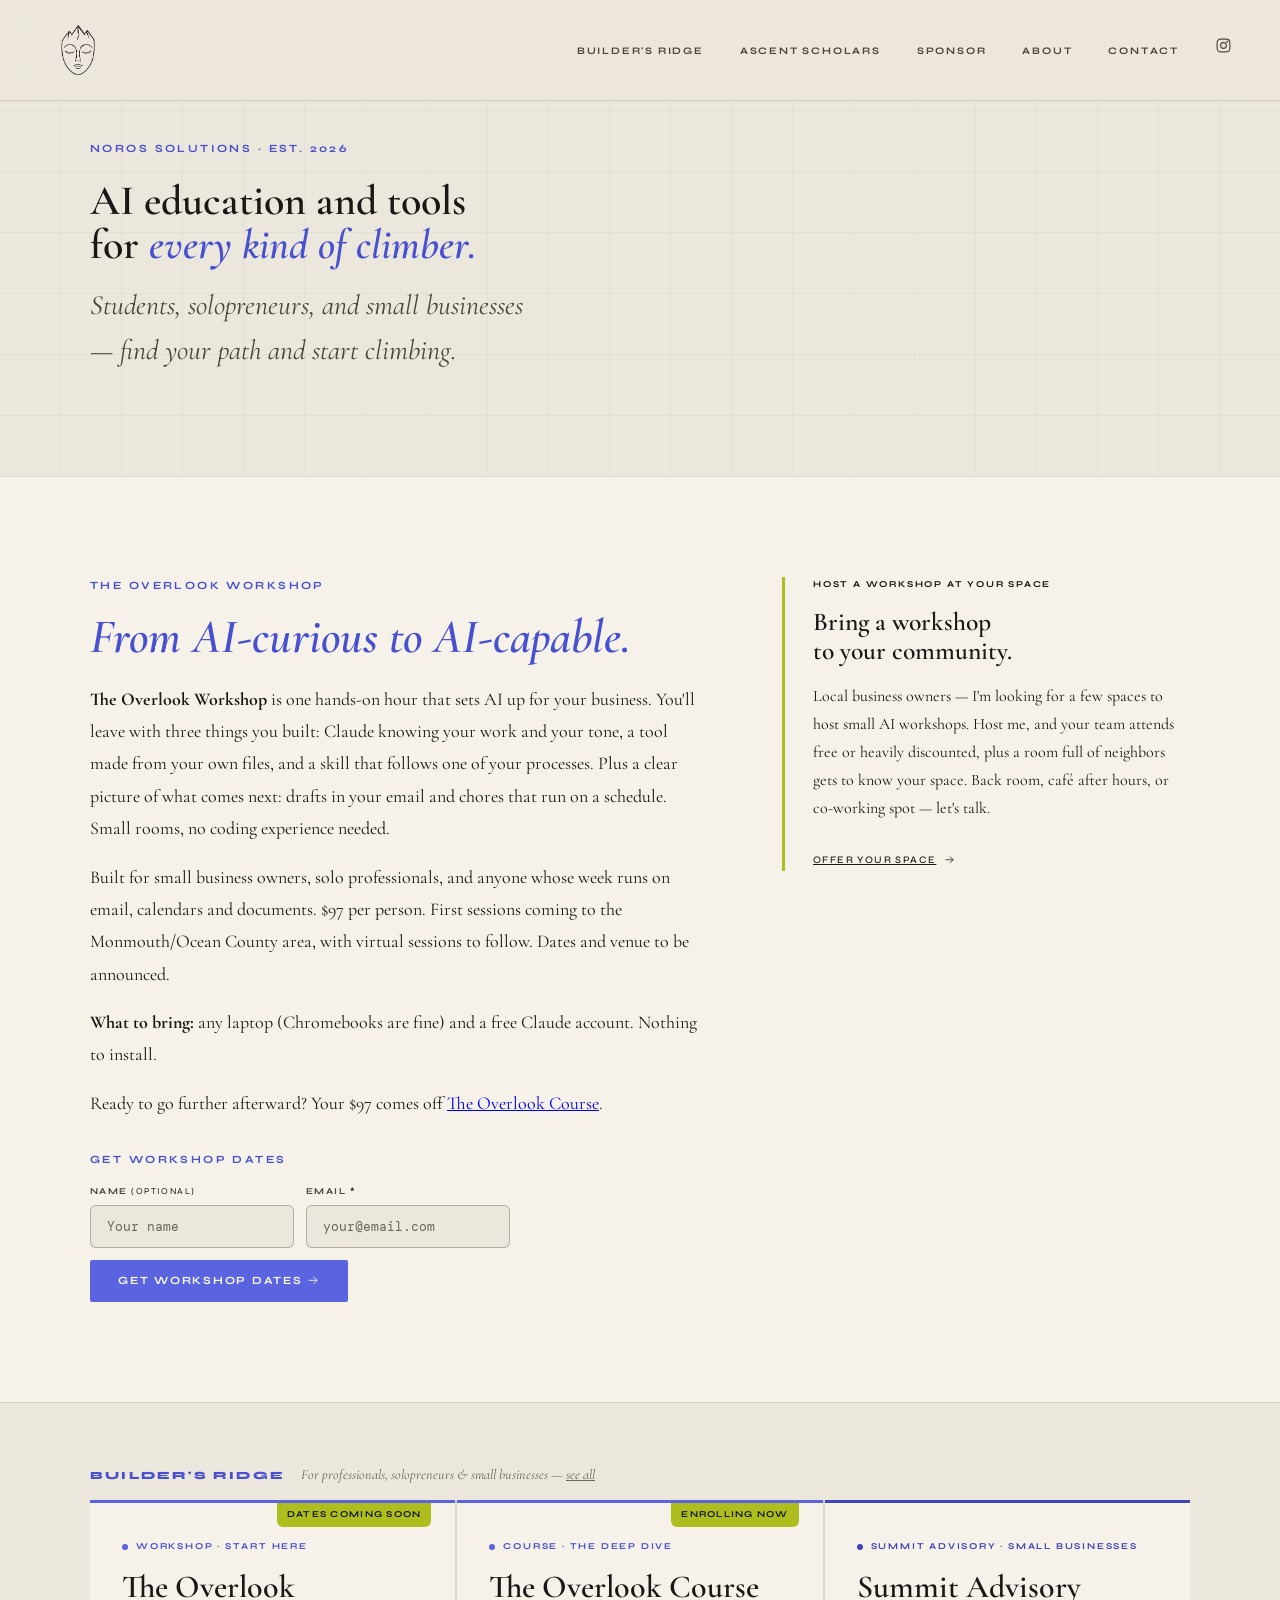
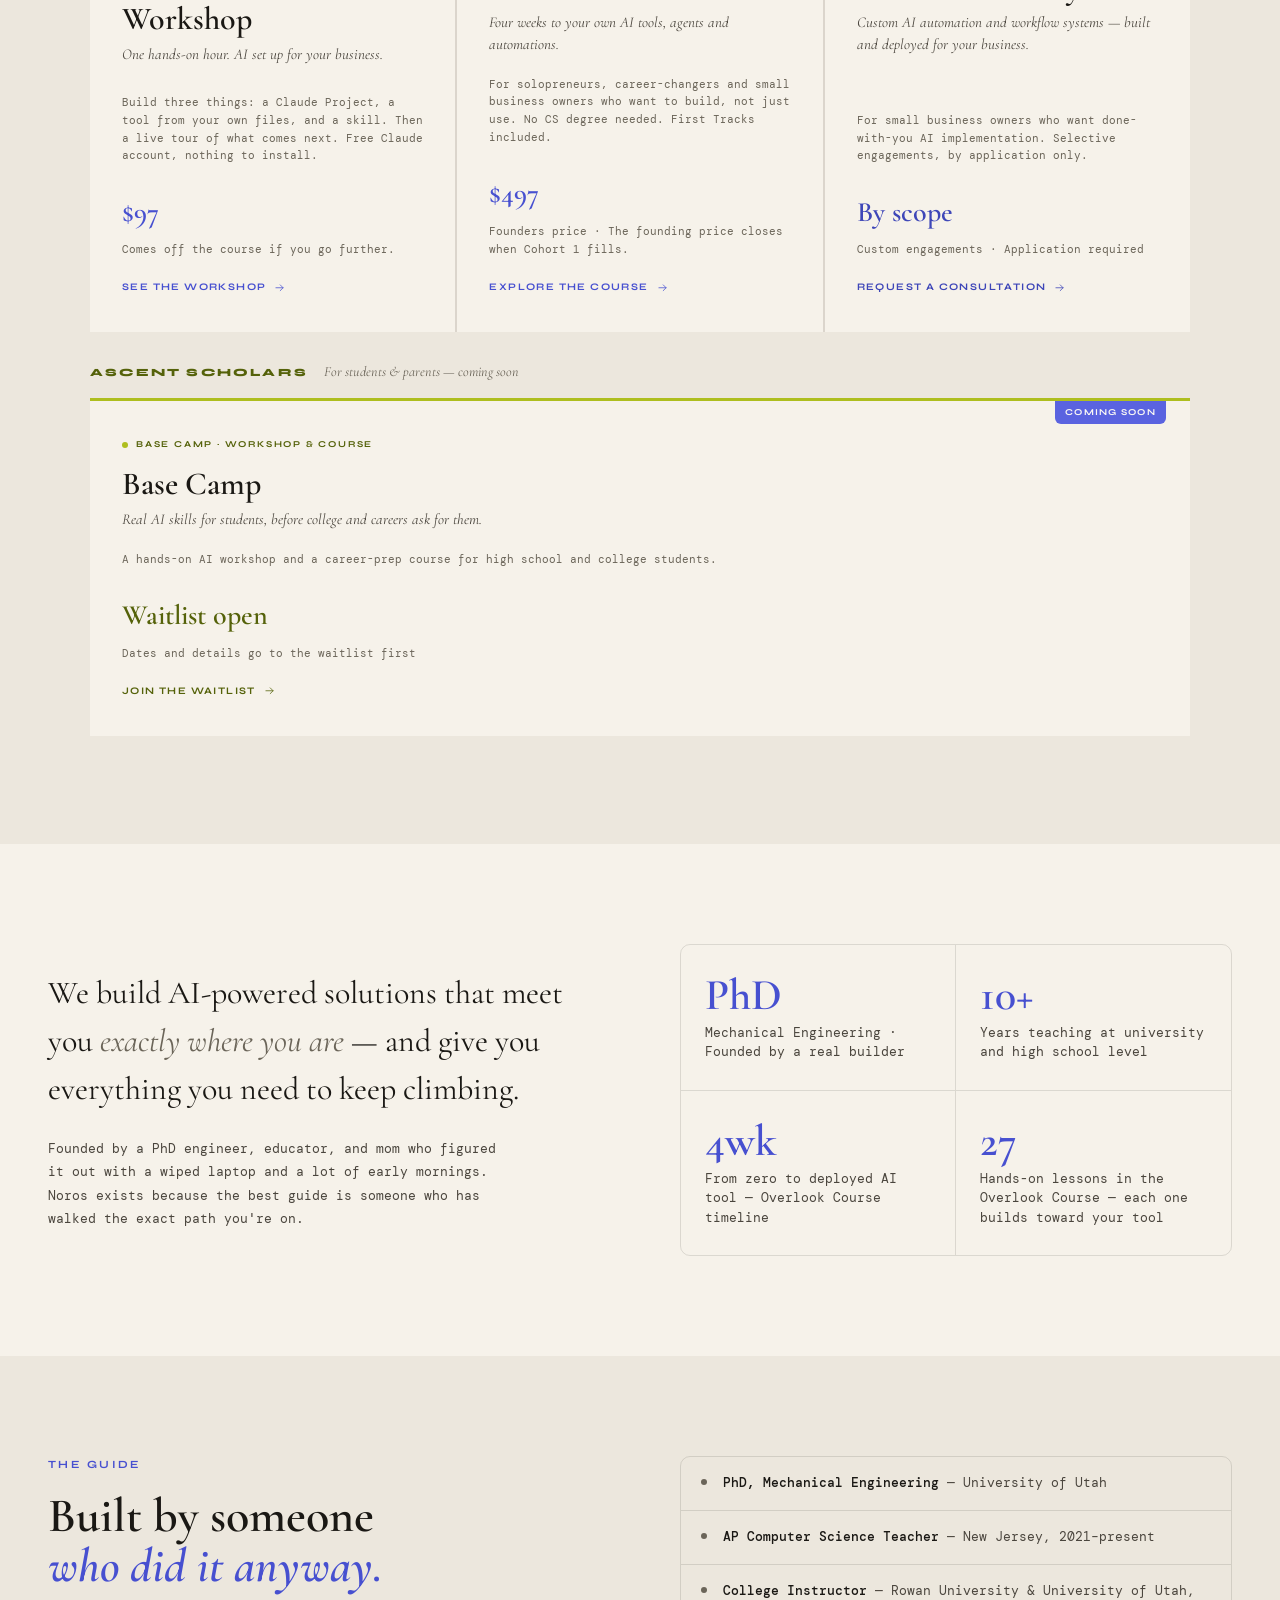
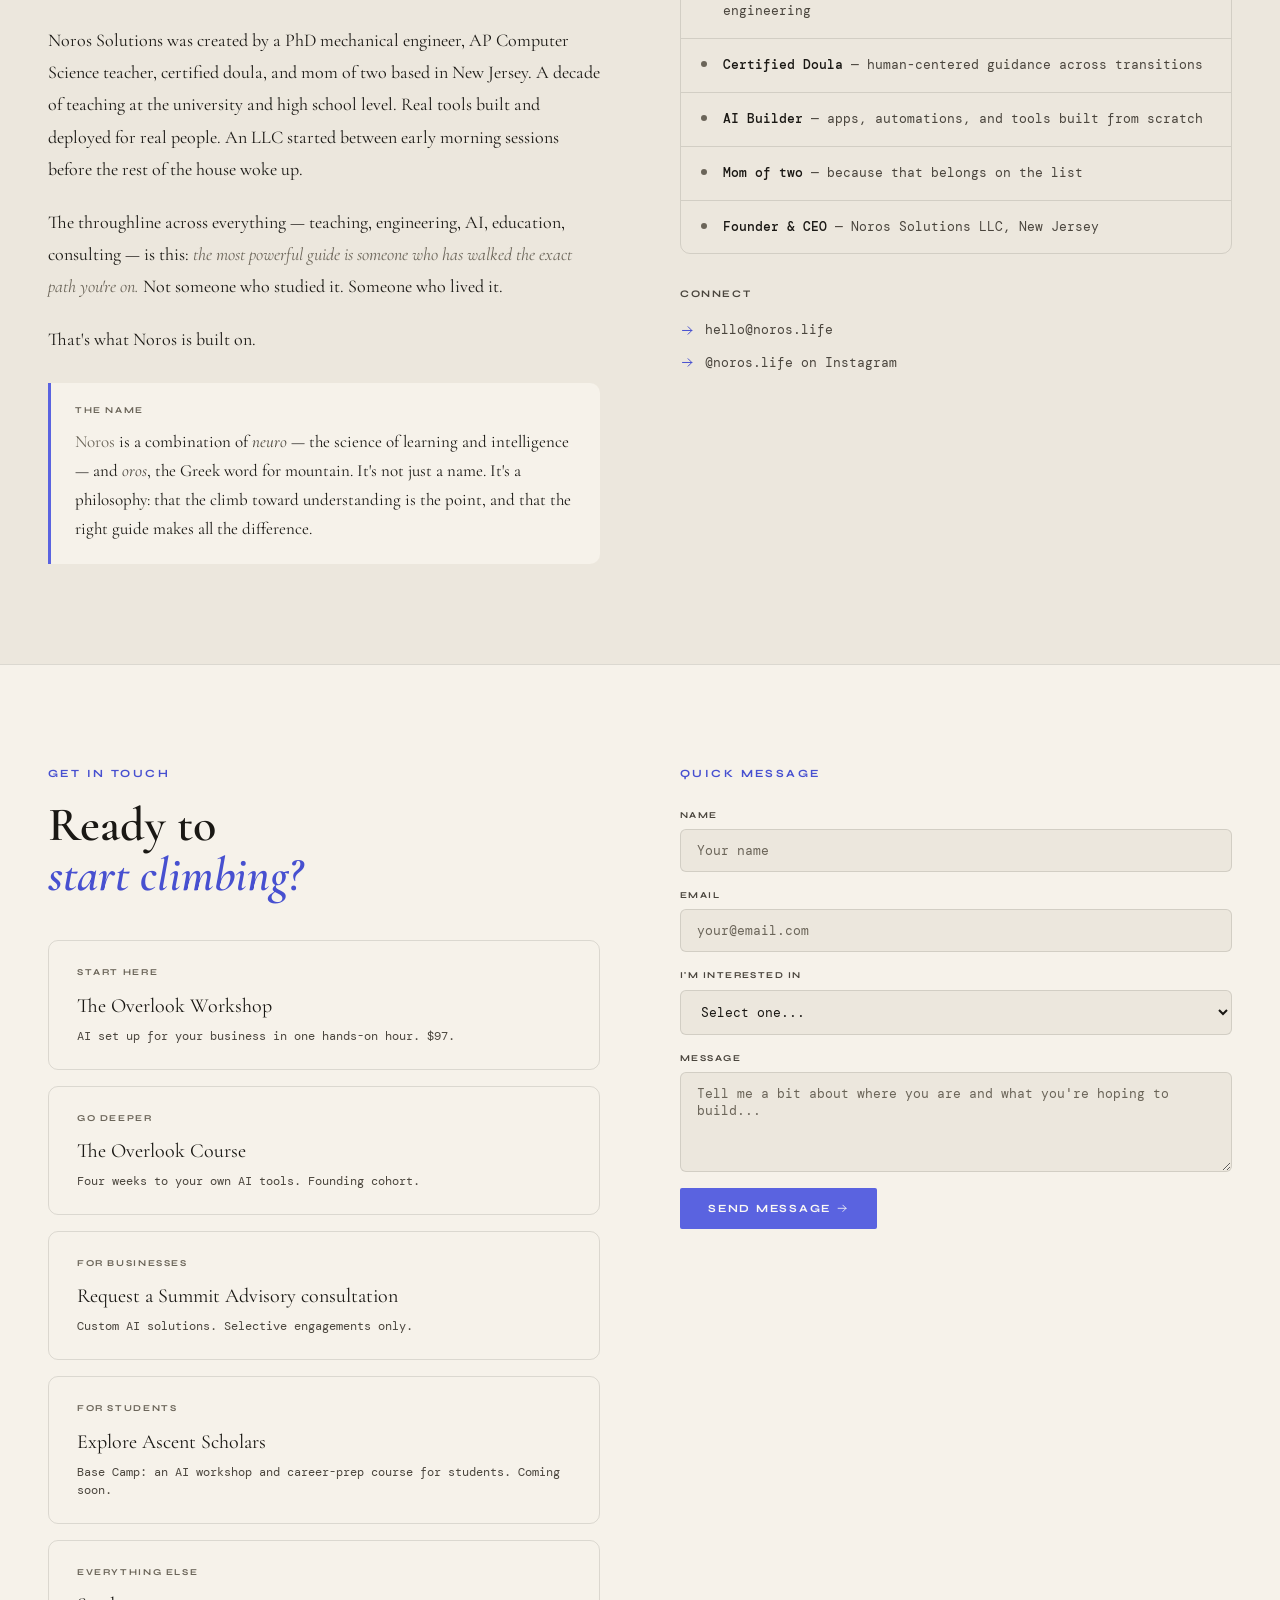
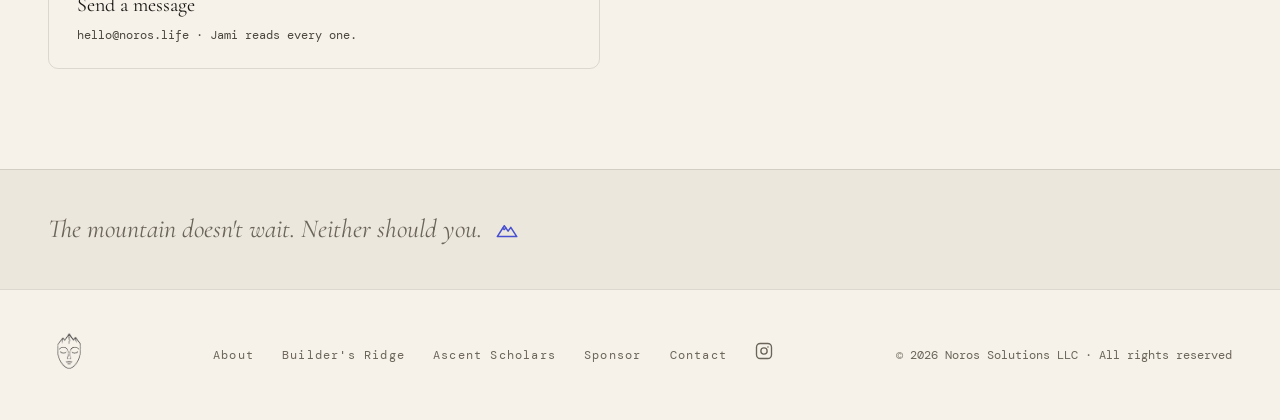
<file: index.html>
<!DOCTYPE html>
<html lang="en" data-theme="light">
<head>
<meta charset="UTF-8">
<meta name="viewport" content="width=device-width, initial-scale=1.0">
<meta name="description" content="Noros Solutions — AI education and consulting for students, solopreneurs, and small businesses.">
<title>Noros Solutions</title>
<link rel="icon" type="image/png" href="/images/favicon.png">
<link rel="apple-touch-icon" href="/images/apple-touch-icon.png">
<link rel="manifest" href="/manifest.webmanifest">
<meta name="theme-color" content="#ECE7DD">
<meta name="apple-mobile-web-app-title" content="Noros">
<link href="https://fonts.googleapis.com/css2?family=Cormorant+Garamond:ital,wght@0,400;0,600;1,400;1,600&family=DM+Mono:wght@400;500&family=Syne:wght@400;700;800&display=swap" rel="stylesheet">
<link rel="stylesheet" href="tokens.css">
<style>
  *, *::before, *::after { box-sizing: border-box; margin: 0; padding: 0; }
  .i { width: 1.15em; height: 1.15em; vertical-align: -0.2em; fill: none; stroke: currentColor; stroke-width: 1.6; stroke-linecap: round; stroke-linejoin: round; }
  html { scroll-behavior: smooth; }
  body { background: var(--bg); color: var(--text-primary); font-family: 'DM Mono', monospace; font-size: 15px; line-height: 1.7; overflow-x: hidden; }

  /* NAV */
  nav { position: fixed; top: 0; left: 0; right: 0; z-index: 100; display: flex; justify-content: space-between; align-items: center; padding: 20px 48px; background: var(--nav-bg); backdrop-filter: blur(12px); border-bottom: var(--rule); transition: padding 0.3s ease; overflow: visible; }
  nav.scrolled { padding: 14px 48px; }
  .nav-logo img { height: 60px; width: auto; display: block; }
  .nav-links { display: flex; gap: 36px; align-items: center; list-style: none; }
  .nav-links a { font-family: 'Syne', sans-serif; font-size: 10px; font-weight: 700; letter-spacing: 0.18em; text-transform: uppercase; color: var(--text-secondary); text-decoration: none; transition: color 0.2s; }
  .nav-links a:hover { color: var(--text-primary); }
  .nav-cta { font-family: 'Syne', sans-serif; font-size: 10px; font-weight: 700; letter-spacing: 0.16em; text-transform: uppercase; color: var(--on-accent) !important; background: var(--accent-fill); padding: 8px 18px; border-radius: 2px; text-decoration: none; transition: opacity 0.2s; }
  .nav-cta:hover { opacity: 0.85; }
  .nav-links a.nav-ig { display: inline-flex; align-items: center; gap: 10px; }
  .nav-ig .i { width: 17px; height: 17px; vertical-align: 0; }
  .nav-ig-label { display: none; }
  .nav-links.open .nav-ig-label { display: inline; }

  .nav-close-btn {
    display: none;
    background: none; border: none;
    color: var(--text-primary); font-size: 26px;
    cursor: pointer; padding: 4px 8px; line-height: 1;
  }
  .nav-menu-btn { display: none; background: none; border: none; cursor: pointer; padding: 4px; flex-direction: column; gap: 5px; }
  .nav-menu-btn span { display: block; width: 22px; height: 1px; background: var(--text-primary); }

  /* HERO */
  #home { display: flex; flex-direction: column; justify-content: center; padding: 140px 48px 48px; position: relative; overflow: hidden; }
  .hero-top { margin-bottom: 48px; }
  .hero-top-left { max-width: 50ch; }
  .hero-texture { position: absolute; inset: 0; z-index: 0; background-image: repeating-linear-gradient(0deg, transparent, transparent 60px, var(--texture-line) 60px, var(--texture-line) 61px), repeating-linear-gradient(90deg, transparent, transparent 60px, var(--texture-line) 60px, var(--texture-line) 61px); }
  .hero-content { position: relative; z-index: 3; max-width: 1100px; margin: 0 auto; width: 100%; }
  .hero-top { margin-bottom: 48px; }
  .hero-eyebrow { font-family: 'Syne', sans-serif; font-size: 11px; font-weight: 700; letter-spacing: 0.22em; text-transform: uppercase; color: var(--accent); margin-bottom: 20px; animation: fadeUp 1s 0.1s ease both; }
  @keyframes fadeUp { from { opacity: 0; transform: translateY(20px); } to { opacity: 1; transform: translateY(0); } }
  .hero-headline { font-family: 'Cormorant Garamond', serif; font-size: clamp(30px, 3.4vw, 42px); font-weight: 600; line-height: 1.05; color: var(--text-primary); margin-bottom: 16px; animation: fadeUp 1s 0.2s ease both; }
  .hero-headline em { font-style: italic; color: var(--accent); }
  .hero-sub { font-family: 'Cormorant Garamond', serif; font-size: clamp(20px, 2.8vw, 28px); font-style: italic; color: var(--text-secondary); max-width: 560px; line-height: 1.6; margin-bottom: 56px; animation: fadeUp 1s 0.3s ease both; }

  /* PATH CARDS */
  .path-grid { display: grid; grid-template-columns: repeat(3, 1fr); gap: 2px; background: var(--grid-gap); animation: fadeUp 1s 0.4s ease both; }
  .path-card { background: var(--surface); padding: 36px 32px; text-decoration: none; color: inherit; display: flex; flex-direction: column; position: relative; overflow: hidden; transition: background 0.3s; border-top: 3px solid transparent; }
  .path-card:hover { background: var(--bg); }
  .path-card.scholars { border-top-color: var(--ascent-fill); }
  .path-card.scholars2 { border-top-color: var(--ascent-fill); }
  .path-card.basecamp { border-top-color: var(--ridge-fill); }
  .path-card.advisory { border-top-color: var(--summit-fill); }
  .path-dot.scholars { background: var(--ascent-fill); }
  .path-dot.scholars2 { background: var(--ascent-fill); }
  .path-dot.basecamp { background: var(--ridge-fill); }
  .path-dot.advisory { background: var(--summit-fill); }
  .path-eyebrow.scholars { color: var(--ascent-text); }
  .path-eyebrow.scholars2 { color: var(--ascent-text); }
  .path-eyebrow.basecamp { color: var(--ridge-text); }
  .path-eyebrow.advisory { color: var(--summit-text); }
  .path-price.scholars { color: var(--ascent-text); }
  .path-price.scholars2 { color: var(--ascent-text); }
  .path-price.basecamp { color: var(--ridge-text); }
  .path-price.advisory { color: var(--summit-text); }
  .path-cta.scholars { color: var(--ascent-text); }
  .path-cta.scholars2 { color: var(--ascent-text); }
  .path-cta.basecamp { color: var(--ridge-text); }
  .path-cta.advisory { color: var(--summit-text); }
  .path-eyebrow { font-family: 'Syne', sans-serif; font-size: 9px; font-weight: 700; letter-spacing: 0.2em; text-transform: uppercase; margin-bottom: 16px; display: flex; align-items: center; gap: 8px; }
  .path-dot { width: 6px; height: 6px; border-radius: 50%; flex-shrink: 0; }
  .path-name { font-family: 'Cormorant Garamond', serif; font-size: clamp(24px, 2.5vw, 34px); font-weight: 600; line-height: 1.0; color: var(--text-primary); margin-bottom: 8px; }
  .path-tagline { font-family: 'Cormorant Garamond', serif; font-style: italic; font-size: 15px; color: var(--text-secondary); margin-bottom: 20px; line-height: 1.5; flex: 1; }
  .path-audience { font-size: 11px; color: var(--text-muted); line-height: 1.6; margin-bottom: 24px; }
  .path-price { font-family: 'Cormorant Garamond', serif; font-size: 28px; font-weight: 600; margin-bottom: 4px; }
  .path-price-note { font-size: 11px; color: var(--text-muted); margin-bottom: 20px; }
  .path-cta { font-family: 'Syne', sans-serif; font-size: 10px; font-weight: 700; letter-spacing: 0.14em; text-transform: uppercase; display: inline-flex; align-items: center; gap: 8px; transition: gap 0.2s; }
  .path-card:hover .path-cta { gap: 14px; }
  .path-badge { position: absolute; top: 0; right: 24px; font-family: 'Syne', sans-serif; font-size: 9px; font-weight: 700; letter-spacing: 0.14em; text-transform: uppercase; padding: 4px 10px; border-radius: 0 0 6px 6px; background: var(--pop-fill); color: var(--pop-ink); }

  /* MISSION */
  #mission { background: var(--surface); padding: 100px 48px; display: grid; grid-template-columns: 1fr 1fr; gap: 80px; align-items: center; }
  .mission-quote { font-family: 'Cormorant Garamond', serif; font-size: clamp(22px, 3vw, 32px); font-weight: 400; line-height: 1.5; color: var(--text-primary); }
  .mission-quote strong { font-style: italic; color: var(--text-muted); font-weight: 400; }
  .mission-stats { display: grid; grid-template-columns: 1fr 1fr; gap: 0; border: var(--rule); border-radius: 10px; }
  .stat-cell { padding: 28px 24px; border-right: var(--rule); border-bottom: var(--rule); }
  .stat-cell:nth-child(2n) { border-right: none; }
  .stat-cell:nth-last-child(-n+2) { border-bottom: none; }
  .stat-num { font-family: 'Cormorant Garamond', serif; font-size: 44px; font-weight: 600; color: var(--accent); line-height: 1; margin-bottom: 6px; }
  .stat-label { font-size: 13px; color: var(--text-secondary); line-height: 1.5; }

  /* ABOUT */
  #about { background: var(--bg); padding: 100px 48px; display: grid; grid-template-columns: 1fr 1fr; gap: 80px; align-items: start; }
  .section-eyebrow { font-family: 'Syne', sans-serif; font-size: 11px; font-weight: 700; letter-spacing: 0.22em; text-transform: uppercase; color: var(--accent); margin-bottom: 16px; }
  .section-title { font-family: 'Cormorant Garamond', serif; font-size: clamp(32px, 4vw, 48px); font-weight: 600; line-height: 1.05; color: var(--text-primary); margin-bottom: 20px; }
  .section-title em { font-style: italic; color: var(--accent); }
  .about-story { font-family: 'Cormorant Garamond', serif; font-size: 18px; line-height: 1.8; color: var(--text-primary); }
  .about-story p { margin-bottom: 20px; }
  .about-story p:last-child { margin-bottom: 0; }
  .about-story em { font-style: italic; color: var(--text-muted); }
  .about-credentials { border: var(--rule); border-radius: 10px; margin-bottom: 32px; }
  .credential-row { display: flex; gap: 16px; padding: 16px 20px; border-bottom: var(--rule); align-items: flex-start; }
  .credential-row:last-child { border-bottom: none; }
  .credential-dot { width: 6px; height: 6px; border-radius: 50%; background: var(--text-muted); flex-shrink: 0; margin-top: 6px; }
  .credential-text { font-size: 13px; color: var(--text-secondary); line-height: 1.6; }
  .credential-text strong { color: var(--text-primary); font-weight: 500; }
  .about-connect { font-family: 'Syne', sans-serif; font-size: 10px; font-weight: 700; letter-spacing: 0.16em; text-transform: uppercase; color: var(--text-secondary); margin-bottom: 16px; }
  .about-links { display: flex; flex-direction: column; gap: 10px; }
  .about-link { font-size: 13px; color: var(--text-secondary); text-decoration: none; display: flex; align-items: center; gap: 10px; transition: color 0.2s; }
  .about-link:hover { color: var(--text-primary); }
  .about-link-arrow { color: var(--accent); display: inline-flex; }

  /* CONTACT */
  #contact { background: var(--surface); padding: 100px 48px; display: grid; grid-template-columns: 1fr 1fr; gap: 80px; align-items: start; border-top: var(--rule); }
  .contact-options { margin-top: 40px; display: flex; flex-direction: column; gap: 16px; }
  .contact-option { border: var(--rule); border-radius: 10px; padding: 24px 28px; text-decoration: none; color: inherit; display: block; transition: border-color 0.2s, background 0.2s; }
  .contact-option:hover { border-color: var(--accent-fill); background: var(--bg); }
  .contact-option-label { font-family: 'Syne', sans-serif; font-size: 9px; font-weight: 700; letter-spacing: 0.18em; text-transform: uppercase; color: var(--text-muted); margin-bottom: 8px; }
  .contact-option-title { font-family: 'Cormorant Garamond', serif; font-size: 20px; color: var(--text-primary); margin-bottom: 4px; }
  .contact-option-desc { font-size: 12px; color: var(--text-secondary); line-height: 1.5; }
  .contact-form { display: flex; flex-direction: column; gap: 16px; }
  .form-group { display: flex; flex-direction: column; gap: 6px; }
  .form-label { font-family: 'Syne', sans-serif; font-size: 9px; font-weight: 700; letter-spacing: 0.16em; text-transform: uppercase; color: var(--text-secondary); }
  .form-input, .form-textarea, .form-select { background: var(--bg); border: var(--rule); color: var(--text-primary); font-family: 'DM Mono', monospace; font-size: 13px; padding: 12px 16px; border-radius: 6px; outline: none; transition: border-color 0.2s; width: 100%; }
  .form-input:focus, .form-textarea:focus, .form-select:focus { border-color: var(--accent-fill); }
  .form-input::placeholder, .form-textarea::placeholder { color: var(--text-muted); }
  .form-textarea { resize: vertical; min-height: 100px; }
  .form-select option { background: var(--surface); }
  .form-submit { font-family: 'Syne', sans-serif; font-size: 11px; font-weight: 700; letter-spacing: 0.16em; text-transform: uppercase; background: var(--accent-fill); color: var(--on-accent); border: none; padding: 14px 28px; border-radius: 2px; cursor: pointer; transition: opacity 0.2s; align-self: flex-start; }
  .form-submit:hover { opacity: 0.85; }

  /* MOUNTAIN FOOTER */
  .mountain-footer { position: relative; height: 120px; display: flex; align-items: center; background: var(--bg); border-top: var(--rule); padding: 0 48px; }
  .mountain-footer-text { font-family: 'Cormorant Garamond', serif; font-size: clamp(18px, 2.5vw, 26px); font-style: italic; color: var(--text-muted); display: flex; align-items: center; gap: 12px; }
  .mountain-icon { display: inline-flex; color: var(--accent); }
  .mountain-icon .i { width: 26px; height: 26px; stroke-width: 1.4; }

  /* FOOTER */
  footer { background: var(--surface); padding: 40px 48px; display: flex; justify-content: space-between; align-items: center; border-top: var(--rule); flex-wrap: wrap; gap: 20px; }
  .footer-logo img { height: 42px; width: auto; }
  .footer-links { display: flex; gap: 28px; list-style: none; flex-wrap: wrap; }
  .footer-links a { font-size: 12px; letter-spacing: 0.1em; color: var(--text-muted); text-decoration: none; transition: color 0.2s; }
  .footer-links a:hover { color: var(--text-secondary); }
  .footer-copy { font-size: 12px; color: var(--text-muted); }

  /* REVEAL */
  .reveal { opacity: 0; transform: translateY(20px); transition: opacity 0.7s ease, transform 0.7s ease; }
  .reveal.visible { opacity: 1; transform: translateY(0); }
  .reveal-delay-1 { transition-delay: 0.1s; }
  .reveal-delay-2 { transition-delay: 0.2s; }

  /* MOBILE */
  @media (max-width: 768px) {
    .nav-links { display: none; }
    .nav-menu-btn { display: flex; }
    .nav-close-btn {
      display: none;
      position: fixed; top: 16px; right: 20px;
      z-index: 1000; background: none; border: none;
      color: var(--text-primary); font-size: 28px;
      cursor: pointer; padding: 4px 10px; line-height: 1;
    }
    .nav-links.open {
      display: block !important;
      position: fixed;
      top: 0; left: 0;
      width: 100vw; height: 100vh;
      background: var(--overlay-bg);
      padding: 80px 32px 40px;
      z-index: 999;
      overflow-y: auto;
      box-sizing: border-box;
    }
    .nav-links.open li { display: block !important; border-bottom: 1px solid var(--border-soft); list-style: none; }
    .nav-links.open a { display: block !important; padding: 16px 0; font-size: 18px !important; color: var(--text-primary) !important; letter-spacing: 0.06em; text-decoration: none; }
    .nav-close-btn.visible { display: block !important; }

    /* ── MOBILE LAYOUT ── */
    nav { padding: 16px 24px; }
    .nav-logo img { height: 40px; }
    #home { padding: 88px 24px 36px; overflow: visible; }
    .hero-sub { margin-bottom: 36px; }
    .path-grid { grid-template-columns: 1fr; }
    .path-card { padding: 28px 24px; }
    #mission { grid-template-columns: 1fr; gap: 48px; padding: 72px 24px; }
    #about { grid-template-columns: 1fr; gap: 48px; padding: 72px 24px; }
    #contact { grid-template-columns: 1fr; gap: 48px; padding: 72px 24px; }
    .mountain-footer { height: 90px; padding: 0 24px; }
    .mountain-footer-text { font-size: 18px; }
    .mountain-icon { display: none; }
    footer { flex-direction: column; align-items: flex-start; padding: 32px 24px; gap: 24px; }
    .footer-links { flex-direction: column; gap: 12px; }
  }

  .noros-origin {
    margin-top: 28px;
    border-left: 3px solid var(--accent-fill);
    background: var(--surface);
    border-radius: 0 10px 10px 0;
    padding: 20px 24px;
  }
  .noros-origin-label {
    font-family: 'Syne', sans-serif;
    font-size: 9px; font-weight: 700;
    letter-spacing: 0.18em; text-transform: uppercase;
    color: var(--text-muted); margin-bottom: 10px;
  }
  .noros-origin-text {
    font-family: 'Cormorant Garamond', serif;
    font-size: 17px; line-height: 1.7; color: var(--text-primary);
  }
  .noros-origin-text strong { color: var(--text-muted); font-weight: 400; }
  .noros-origin-text em { font-style: italic; color: var(--text-secondary); }

  /* TRACK ROWS */
  .path-badge { position: absolute; top: 0; right: 24px; font-family: 'Syne', sans-serif; font-size: 9px; font-weight: 700; letter-spacing: 0.14em; text-transform: uppercase; padding: 4px 10px; border-radius: 0 0 6px 6px; background: var(--pop-fill); color: var(--pop-ink); }
  .path-badge.soon { background: var(--brand-fill); color: var(--brand-ink); }
  .track-row { margin-bottom: 28px; }
  .track-row-header { display: flex; align-items: baseline; gap: 16px; margin-bottom: 14px; flex-wrap: wrap; }
  .track-row-label { font-family: 'Syne', sans-serif; font-size: 11px; font-weight: 800; letter-spacing: 0.2em; text-transform: uppercase; color: var(--ridge-text); }
  .track-row-label.row2 { color: var(--ascent-text); }
  .track-row-sub { font-family: 'Cormorant Garamond', serif; font-style: italic; font-size: 14px; color: var(--text-muted); }
  .path-card.firsttracks { border-top-color: var(--ridge-fill); }
  .path-dot.firsttracks { background: var(--ridge-fill); }
  .path-eyebrow.firsttracks { color: var(--ridge-text); }
  .path-price.firsttracks { color: var(--ridge-text); }
  .path-cta.firsttracks { color: var(--ridge-text); }
  @media (max-width: 768px) {
    .track-row-header { flex-direction: column; gap: 4px; }
  }

  /* COURSES (path cards — extracted from hero into own section) */
  #courses { background: var(--bg); padding: 0 48px 80px; border-top: var(--rule); }
  .courses-inner { max-width: 1100px; margin: 0 auto; width: 100%; padding-top: 60px; }
  @media (max-width: 768px) {
    #courses { padding: 0 24px 56px; }
    .courses-inner { padding-top: 40px; }
  }

  /* WORKSHOPS */
  #workshops {
    background: var(--surface); color: var(--text-primary); padding: 100px 48px; border-top: var(--rule);
  }
  .workshops-inner { max-width: 1100px; margin: 0 auto; display: grid; grid-template-columns: 3fr 2fr; gap: 80px; align-items: start; }
  .workshops-body { font-family: 'Cormorant Garamond', serif; font-size: 18px; line-height: 1.8; color: var(--text-primary); margin-bottom: 32px; }
  .workshops-body p { margin-bottom: 16px; }
  .workshops-body p:last-child { margin-bottom: 0; }

  .workshop-form { display: flex; flex-direction: column; gap: 12px; max-width: 420px; }
  .workshop-form-row { display: grid; grid-template-columns: 1fr 1fr; gap: 12px; }
  .workshop-form-success { display: none; border-left: 3px solid var(--accent-fill); background: var(--pop-wash); padding: 20px 24px; border-radius: 0 10px 10px 0; }
  .workshop-form-success.visible { display: block; }
  .workshop-form-success-title { font-family: 'Cormorant Garamond', serif; font-size: 20px; color: var(--text-primary); margin-bottom: 6px; }
  .workshop-form-success-sub { font-size: 12px; color: var(--text-primary); line-height: 1.6; }

  .workshops-host { border-left: 3px solid var(--pop-fill); padding-left: 28px; }
  .workshops-host-eyebrow { font-family: 'Syne', sans-serif; font-size: 9px; font-weight: 700; letter-spacing: 0.2em; text-transform: uppercase; color: var(--text-primary); margin-bottom: 14px; }
  .workshops-host-title { font-family: 'Cormorant Garamond', serif; font-size: clamp(20px, 2vw, 26px); font-weight: 600; color: var(--text-primary); line-height: 1.15; margin-bottom: 16px; }
  .workshops-host-body { font-family: 'Cormorant Garamond', serif; font-size: 16px; line-height: 1.75; color: var(--text-primary); margin-bottom: 24px; }
  .workshops-host-link { font-family: 'Syne', sans-serif; font-size: 10px; font-weight: 700; letter-spacing: 0.14em; text-transform: uppercase; color: var(--text-primary); text-decoration: underline; font-weight: 500; display: inline-flex; align-items: center; gap: 8px; transition: gap 0.2s; }
  .workshops-host-link:hover { gap: 14px; }

  @media (max-width: 768px) {
    #workshops { padding: 72px 24px; }
    .workshops-inner { grid-template-columns: 1fr; gap: 48px; }
    .workshop-form-row { grid-template-columns: 1fr; }
  }

    /* WORKSHOPS — oatmeal light-band overrides */
  #workshops .form-input,
  #workshops .form-textarea,
  #workshops .form-select { background: var(--bg); border: 1px solid var(--border-strong); color: var(--text-primary); }
  #workshops .form-input::placeholder,
  #workshops .form-textarea::placeholder { color: var(--text-muted); }
  #workshops .form-select option { background: var(--surface); }

</style>
</head>
<body>
<!-- Line icons: drawn, because Syne / DM Mono / Cormorant have no arrow, check or symbol glyphs -->
<svg width="0" height="0" style="position:absolute" aria-hidden="true">
  <defs>
    <symbol id="i-flow" viewBox="0 0 24 24"><circle cx="5" cy="6" r="2.2"/><circle cx="19" cy="6" r="2.2"/><circle cx="12" cy="18" r="2.2"/><path d="M7.2 6h9.6M6.2 7.9l4.7 8.2M17.8 7.9l-4.7 8.2"/></symbol>
    <symbol id="i-chat" viewBox="0 0 24 24"><path d="M4 5h16v10H10l-4 4v-4H4z"/><path d="M8 9h8M8 12h5"/></symbol>
    <symbol id="i-code" viewBox="0 0 24 24"><path d="M8 7l-5 5 5 5M16 7l5 5-5 5M13.5 5l-3 14"/></symbol>
    <symbol id="i-compass" viewBox="0 0 24 24"><circle cx="12" cy="12" r="9"/><path d="M15.5 8.5l-2 5-5 2 2-5z"/></symbol>
    <symbol id="i-funnel" viewBox="0 0 24 24"><path d="M3 5h18l-7 8v6l-4-2v-4z"/></symbol>
    <symbol id="i-book" viewBox="0 0 24 24"><path d="M12 6.5C10 5 7 4.5 3 5v13c4-.5 7 0 9 1.5 2-1.5 5-2 9-1.5V5c-4-.5-7 0-9 1.5zM12 6.5v13"/></symbol>
    <symbol id="i-check" viewBox="0 0 24 24"><path d="M4.5 12.5l4.5 4.5L19.5 6.5"/></symbol>
    <symbol id="i-x" viewBox="0 0 24 24"><path d="M6.5 6.5l11 11M17.5 6.5l-11 11"/></symbol>
    <symbol id="i-arrow-r" viewBox="0 0 24 24"><path d="M4 12h15M13 6l6 6-6 6"/></symbol>
    <symbol id="i-arrow-l" viewBox="0 0 24 24"><path d="M20 12H5M11 6l-6 6 6 6"/></symbol>
    <symbol id="i-mountain" viewBox="0 0 24 24"><path d="M3 19l6.5-10 3.5 5 2.5-3.5L21 19z"/><path d="M8 11.3l1.5 1.2 1.5-1.4"/></symbol>
    <symbol id="i-instagram" viewBox="0 0 24 24"><rect x="3" y="3" width="18" height="18" rx="5"/><circle cx="12" cy="12" r="4"/><circle cx="17.3" cy="6.7" r=".6" fill="currentColor"/></symbol>
  </defs>
</svg>

<nav id="navbar">
  <a href="#home" class="nav-logo">
    <img src="/images/noros-logo.png" alt="Noros Solutions">
  </a>
  <ul class="nav-links" id="nav-links">
    <li><a href="builders-ridge.html">Builder's Ridge</a></li>
    <li><a href="ascent-scholars.html">Ascent Scholars</a></li>
    <li><a href="sponsor.html">Sponsor</a></li>
    <li><a href="#about">About</a></li>
    <li><a href="#contact">Contact</a></li>
    <li><a href="https://instagram.com/noros.life" target="_blank" rel="noopener" class="nav-ig" aria-label="Noros Solutions on Instagram"><svg class="i" aria-hidden="true"><use href="#i-instagram"/></svg><span class="nav-ig-label">Instagram</span></a></li>
  </ul>
  <button class="nav-menu-btn" id="menu-btn" aria-label="Open menu">
    <span></span><span></span><span></span>
  </button>
  <button class="nav-close-btn" id="nav-close-btn" aria-label="Close menu"><svg class="i" aria-hidden="true"><use href="#i-x"/></svg></button>
</nav>

<section id="home">
  <div class="hero-texture"></div>
  <div class="hero-content">
    <div class="hero-top">
      <div class="hero-top-left">
        <div class="hero-eyebrow">Noros Solutions · Est. 2026</div>
        <h1 class="hero-headline">
          AI education and tools<br>for <em>every kind of climber.</em>
        </h1>
        <p class="hero-sub">Students, solopreneurs, and small businesses — find your path and start climbing.</p>
      </div>
    </div>
  </div>
</section>

<!-- WORKSHOPS -->
<section id="workshops">
  <div class="workshops-inner reveal">
    <div>
      <div class="section-eyebrow">The Overlook Workshop</div>
      <h2 class="section-title"><em>From AI-curious to AI-capable.</em></h2>
      <div class="workshops-body">
        <p><strong>The Overlook Workshop</strong> is one hands-on hour that sets AI up for your business. You'll leave with three things you built: Claude knowing your work and your tone, a tool made from your own files, and a skill that follows one of your processes. Plus a clear picture of what comes next: drafts in your email and chores that run on a schedule. Small rooms, no coding experience needed.</p>
        <p>Built for small business owners, solo professionals, and anyone whose week runs on email, calendars and documents. $97 per person. First sessions coming to the Monmouth/Ocean County area, with virtual sessions to follow. Dates and venue to be announced.</p>
        <p><strong>What to bring:</strong> any laptop (Chromebooks are fine) and a free Claude account. Nothing to install.</p>
        <p>Ready to go further afterward? Your $97 comes off <a href="overlook.html#course">The Overlook Course</a>.</p>
      </div>

      <div id="workshop-form-wrap">
        <div class="section-eyebrow" style="margin-bottom:14px;">Get workshop dates</div>
        <form class="workshop-form" id="workshop-signup-form" novalidate>
          <input type="hidden" name="interest" value="workshops">
          <div class="workshop-form-row">
            <div class="form-group">
              <label class="form-label" for="ws-name">Name <span style="color:var(--text-primary);font-weight:400;">(optional)</span></label>
              <input class="form-input" type="text" id="ws-name" name="name" placeholder="Your name" autocomplete="name">
            </div>
            <div class="form-group">
              <label class="form-label" for="ws-email">Email <span style="color:var(--text-primary);">*</span></label>
              <input class="form-input" type="email" id="ws-email" name="email" placeholder="your@email.com" required autocomplete="email">
            </div>
          </div>
          <div>
            <button type="submit" class="form-submit" id="ws-submit">Get workshop dates <svg class="i" aria-hidden="true"><use href="#i-arrow-r"/></svg></button>
          </div>
          <p id="ws-error" style="display:none;font-size:12px;color:var(--negative);margin-top:4px;">Please enter a valid email address.</p>
        </form>
        <div class="workshop-form-success" id="workshop-success">
          <div class="workshop-form-success-title">You're on the list.</div>
          <div class="workshop-form-success-sub">I'll send dates directly to your inbox as soon as the first sessions are confirmed. See you on the mountain.</div>
        </div>
      </div>
    </div>

    <div class="workshops-host reveal reveal-delay-1">
      <div class="workshops-host-eyebrow">Host a Workshop at Your Space</div>
      <h3 class="workshops-host-title">Bring a workshop<br>to your community.</h3>
      <p class="workshops-host-body">Local business owners — I'm looking for a few spaces to host small AI workshops. Host me, and your team attends free or heavily discounted, plus a room full of neighbors gets to know your space. Back room, café after hours, or co-working spot — let's talk.</p>
      <a href="mailto:hello@noros.life?subject=Workshop%20space%20inquiry" class="workshops-host-link">Offer your space <svg class="i" aria-hidden="true"><use href="#i-arrow-r"/></svg></a>
    </div>
  </div>
</section>

<!-- COURSES -->
<section id="courses">
  <div class="courses-inner">
    <div class="track-row">
      <div class="track-row-header">
        <div class="track-row-label">Builder's Ridge</div>
        <div class="track-row-sub">For professionals, solopreneurs &amp; small businesses — <a href="builders-ridge.html" style="color:inherit">see all</a></div>
      </div>
      <div class="path-grid">

        <a href="overlook.html#workshop" class="path-card firsttracks">
          <div class="path-badge">Dates coming soon</div>
          <div class="path-eyebrow firsttracks">
            <span class="path-dot firsttracks"></span>
            Workshop · Start here
          </div>
          <div class="path-name">The Overlook Workshop</div>
          <div class="path-tagline">One hands-on hour. AI set up for your business.</div>
          <div class="path-audience">Build three things: a Claude Project, a tool from your own files, and a skill. Then a live tour of what comes next. Free Claude account, nothing to install.</div>
          <div class="path-price firsttracks">$97</div>
          <div class="path-price-note">Comes off the course if you go further.</div>
          <span class="path-cta firsttracks">See the workshop <svg class="i" aria-hidden="true"><use href="#i-arrow-r"/></svg></span>
        </a>

        <a href="overlook.html#course" class="path-card basecamp">
          <div class="path-badge">Enrolling now</div>
          <div class="path-eyebrow basecamp">
            <span class="path-dot basecamp"></span>
            Course · The deep dive
          </div>
          <div class="path-name">The Overlook Course</div>
          <div class="path-tagline">Four weeks to your own AI tools, agents and automations.</div>
          <div class="path-audience">For solopreneurs, career-changers and small business owners who want to build, not just use. No CS degree needed. First Tracks included.</div>
          <div class="path-price basecamp">$497</div>
          <div class="path-price-note">Founders price · The founding price closes when Cohort 1 fills.</div>
          <span class="path-cta basecamp">Explore the course <svg class="i" aria-hidden="true"><use href="#i-arrow-r"/></svg></span>
        </a>

        <a href="summit-advisory.html" class="path-card advisory">
          <div class="path-eyebrow advisory">
            <span class="path-dot advisory"></span>
            Summit Advisory · Small businesses
          </div>
          <div class="path-name">Summit Advisory</div>
          <div class="path-tagline">Custom AI automation and workflow systems — built and deployed for your business.</div>
          <div class="path-audience">For small business owners who want done-with-you AI implementation. Selective engagements, by application only.</div>
          <div class="path-price advisory">By scope</div>
          <div class="path-price-note">Custom engagements · Application required</div>
          <span class="path-cta advisory">Request a consultation <svg class="i" aria-hidden="true"><use href="#i-arrow-r"/></svg></span>
        </a>

      </div>
    </div>

    <div class="track-row">
      <div class="track-row-header">
        <div class="track-row-label row2">Ascent Scholars</div>
        <div class="track-row-sub">For students &amp; parents — coming soon</div>
      </div>
      <div class="path-grid" style="grid-template-columns: 1fr;">

        <a href="ascent-scholars.html" class="path-card scholars">
          <div class="path-badge soon">Coming soon</div>
          <div class="path-eyebrow scholars">
            <span class="path-dot scholars"></span>
            Base Camp · Workshop &amp; course
          </div>
          <div class="path-name">Base Camp</div>
          <div class="path-tagline">Real AI skills for students, before college and careers ask for them.</div>
          <div class="path-audience">A hands-on AI workshop and a career-prep course for high school and college students.</div>
          <div class="path-price scholars">Waitlist open</div>
          <div class="path-price-note">Dates and details go to the waitlist first</div>
          <span class="path-cta scholars">Join the waitlist <svg class="i" aria-hidden="true"><use href="#i-arrow-r"/></svg></span>
        </a>

      </div>
    </div>
  </div>
</section>

<section id="mission" class="reveal">
  <div>
    <p class="mission-quote">
      We build AI-powered solutions that meet you <strong>exactly where you are</strong> — and give you everything you need to keep climbing.
    </p>
    <p style="font-size:13px; color:var(--text-secondary); line-height:1.8; max-width:460px; margin-top:24px;">
      Founded by a PhD engineer, educator, and mom who figured it out with a wiped laptop and a lot of early mornings. Noros exists because the best guide is someone who has walked the exact path you're on.
    </p>
  </div>
  <div class="mission-stats">
    <div class="stat-cell">
      <div class="stat-num">PhD</div>
      <div class="stat-label">Mechanical Engineering · Founded by a real builder</div>
    </div>
    <div class="stat-cell">
      <div class="stat-num">10+</div>
      <div class="stat-label">Years teaching at university and high school level</div>
    </div>
    <div class="stat-cell">
      <div class="stat-num">4wk</div>
      <div class="stat-label">From zero to deployed AI tool — Overlook Course timeline</div>
    </div>
    <div class="stat-cell">
      <div class="stat-num">27</div>
      <div class="stat-label">Hands-on lessons in the Overlook Course — each one builds toward your tool</div>
    </div>
  </div>
</section>

<section id="about" class="reveal">
  <div>
    <div class="section-eyebrow">The guide</div>
    <h2 class="section-title">Built by someone<br><em>who did it anyway.</em></h2>
    <div class="about-story" style="margin-top:32px;">
      <p>Noros Solutions was created by a PhD mechanical engineer, AP Computer Science teacher, certified doula, and mom of two based in New Jersey. A decade of teaching at the university and high school level. Real tools built and deployed for real people. An LLC started between early morning sessions before the rest of the house woke up.</p>
      <p>The throughline across everything — teaching, engineering, AI, education, consulting — is this: <em>the most powerful guide is someone who has walked the exact path you're on.</em> Not someone who studied it. Someone who lived it.</p>
      <p>That's what Noros is built on.</p>
    </div>
    <div class="noros-origin">
      <div class="noros-origin-label">The name</div>
      <div class="noros-origin-text"><strong>Noros</strong> is a combination of <em>neuro</em> — the science of learning and intelligence — and <em>oros</em>, the Greek word for mountain. It's not just a name. It's a philosophy: that the climb toward understanding is the point, and that the right guide makes all the difference.</div>
    </div>
  </div>
  <div class="reveal reveal-delay-2">
    <div class="about-credentials">
      <div class="credential-row"><div class="credential-dot"></div><div class="credential-text"><strong>PhD, Mechanical Engineering</strong> — University of Utah</div></div>
      <div class="credential-row"><div class="credential-dot"></div><div class="credential-text"><strong>AP Computer Science Teacher</strong> — New Jersey, 2021–present</div></div>
      <div class="credential-row"><div class="credential-dot"></div><div class="credential-text"><strong>College Instructor</strong> — Rowan University &amp; University of Utah, engineering</div></div>
      <div class="credential-row"><div class="credential-dot"></div><div class="credential-text"><strong>Certified Doula</strong> — human-centered guidance across transitions</div></div>
      <div class="credential-row"><div class="credential-dot"></div><div class="credential-text"><strong>AI Builder</strong> — apps, automations, and tools built from scratch</div></div>
      <div class="credential-row"><div class="credential-dot"></div><div class="credential-text"><strong>Mom of two</strong> — because that belongs on the list</div></div>
      <div class="credential-row"><div class="credential-dot"></div><div class="credential-text"><strong>Founder &amp; CEO</strong> — Noros Solutions LLC, New Jersey</div></div>
    </div>
    <div class="about-connect">Connect</div>
    <div class="about-links">
      <a href="mailto:hello@noros.life" class="about-link"><span class="about-link-arrow"><svg class="i" aria-hidden="true"><use href="#i-arrow-r"/></svg></span>hello@noros.life</a>
      <a href="https://instagram.com/noros.life" target="_blank" rel="noopener" class="about-link"><span class="about-link-arrow"><svg class="i" aria-hidden="true"><use href="#i-arrow-r"/></svg></span>@noros.life on Instagram</a>
    </div>
  </div>
</section>

<section id="contact" class="reveal">
  <div>
    <div class="section-eyebrow">Get in touch</div>
    <h2 class="section-title">Ready to<br><em>start climbing?</em></h2>
    <div class="contact-options">
      <a href="overlook.html#workshop" class="contact-option">
        <div class="contact-option-label">Start here</div>
        <div class="contact-option-title">The Overlook Workshop</div>
        <div class="contact-option-desc">AI set up for your business in one hands-on hour. $97.</div>
      </a>
      <a href="overlook.html#course" class="contact-option">
        <div class="contact-option-label">Go deeper</div>
        <div class="contact-option-title">The Overlook Course</div>
        <div class="contact-option-desc">Four weeks to your own AI tools. Founding cohort.</div>
      </a>
      <a href="summit-advisory.html" class="contact-option">
        <div class="contact-option-label">For businesses</div>
        <div class="contact-option-title">Request a Summit Advisory consultation</div>
        <div class="contact-option-desc">Custom AI solutions. Selective engagements only.</div>
      </a>
      <a href="ascent-scholars.html" class="contact-option">
        <div class="contact-option-label">For students</div>
        <div class="contact-option-title">Explore Ascent Scholars</div>
        <div class="contact-option-desc">Base Camp: an AI workshop and career-prep course for students. Coming soon.</div>
      </a>
      <a href="mailto:hello@noros.life" class="contact-option">
        <div class="contact-option-label">Everything else</div>
        <div class="contact-option-title">Send a message</div>
        <div class="contact-option-desc">hello@noros.life · Jami reads every one.</div>
      </a>
    </div>
  </div>
  <div class="reveal reveal-delay-2">
    <div class="section-eyebrow" style="margin-bottom:24px;">Quick message</div>
    <form class="contact-form" action="https://formspree.io/f/xpqnlwja" method="POST">
      <div class="form-group">
        <label class="form-label" for="name">Name</label>
        <input class="form-input" type="text" id="name" name="name" placeholder="Your name" required>
      </div>
      <div class="form-group">
        <label class="form-label" for="email">Email</label>
        <input class="form-input" type="email" id="email" name="email" placeholder="your@email.com" required>
      </div>
      <div class="form-group">
        <label class="form-label" for="interest">I'm interested in</label>
        <select class="form-select" id="interest" name="interest">
          <option value="">Select one...</option>
          <option value="overlook-workshop">The Overlook Workshop</option>
          <option value="overlook-course">The Overlook Course — 4-week program</option>
          <option value="summit">Summit Advisory — business consulting</option>
          <option value="scholars">Ascent Scholars — student programs</option>
          <option value="other">Something else</option>
        </select>
      </div>
      <div class="form-group">
        <label class="form-label" for="message">Message</label>
        <textarea class="form-textarea" id="message" name="message" placeholder="Tell me a bit about where you are and what you're hoping to build..."></textarea>
      </div>
      <button type="submit" class="form-submit">Send message <svg class="i" aria-hidden="true"><use href="#i-arrow-r"/></svg></button>
    </form>
  </div>
</section>


<div class="mountain-footer">
  <div class="mountain-footer-text">The mountain doesn't wait. Neither should you. <span class="mountain-icon"><svg class="i" aria-hidden="true"><use href="#i-mountain"/></svg></span></div>
</div>

<footer>
  <a href="#home" class="footer-logo">
    <img src="/images/noros-logo.png" alt="Noros Solutions">
  </a>
  <ul class="footer-links">
    <li><a href="#about">About</a></li>
    <li><a href="builders-ridge.html">Builder's Ridge</a></li>
    <li><a href="ascent-scholars.html">Ascent Scholars</a></li>
    <li><a href="sponsor.html">Sponsor</a></li>
    <li><a href="mailto:hello@noros.life">Contact</a></li>
    <li>
      <a href="https://instagram.com/noros.life" target="_blank" rel="noopener" aria-label="Noros Solutions on Instagram" style="display:flex; align-items:center;">
        <svg width="18" height="18" viewBox="0 0 24 24" fill="none" xmlns="http://www.w3.org/2000/svg">
          <rect x="2" y="2" width="20" height="20" rx="5" stroke="currentColor" stroke-width="1.8"/>
          <circle cx="12" cy="12" r="4.2" stroke="currentColor" stroke-width="1.8"/>
          <circle cx="17.3" cy="6.7" r="1.1" fill="currentColor"/>
        </svg>
      </a>
    </li>
  </ul>
  <div class="footer-copy">© 2026 Noros Solutions LLC · All rights reserved</div>
</footer>

<script>
  // Nav scroll
  const navbar = document.getElementById('navbar');
  window.addEventListener('scroll', () => {
    navbar.classList.toggle('scrolled', window.scrollY > 40);
  });

  // Reveal on scroll
  const reveals = document.querySelectorAll('.reveal');
  if ('IntersectionObserver' in window) {
    const observer = new IntersectionObserver((entries) => {
      entries.forEach(entry => {
        if (entry.isIntersecting) {
          entry.target.classList.add('visible');
          observer.unobserve(entry.target);
        }
      });
    }, { threshold: 0.05 });
    reveals.forEach(el => observer.observe(el));
  } else {
    reveals.forEach(el => el.classList.add('visible'));
  }

  // Mobile menu
  const menuBtn = document.getElementById('menu-btn');
  const navLinks = document.getElementById('nav-links');
  const navCloseBtn = document.getElementById('nav-close-btn');

  function openNav() {
    navLinks.classList.add('open');
    navCloseBtn.classList.add('visible');
    menuBtn.style.visibility = 'hidden';
    document.body.style.overflow = 'hidden';
  }
  function closeNav() {
    navLinks.classList.remove('open');
    navCloseBtn.classList.remove('visible');
    menuBtn.style.visibility = 'visible';
    document.body.style.overflow = '';
  }

  menuBtn.addEventListener('click', openNav);
  navCloseBtn.addEventListener('click', closeNav);
  navLinks.querySelectorAll('a').forEach(link => {
    link.addEventListener('click', closeNav);
  });

  // Workshop email signup — async Formspree submit
  const wsForm = document.getElementById('workshop-signup-form');
  if (wsForm) {
    wsForm.addEventListener('submit', async function(e) {
      e.preventDefault();
      const emailEl = document.getElementById('ws-email');
      const errorEl = document.getElementById('ws-error');
      const submitBtn = document.getElementById('ws-submit');

      if (!emailEl.value || !/^[^\s@]+@[^\s@]+\.[^\s@]+$/.test(emailEl.value)) {
        errorEl.style.display = 'block';
        emailEl.focus();
        return;
      }
      errorEl.style.display = 'none';
      submitBtn.textContent = 'Sending…';
      submitBtn.disabled = true;

      try {
        const res = await fetch('https://formspree.io/f/xpqnlwja', {
          method: 'POST',
          headers: { 'Accept': 'application/json' },
          body: new FormData(wsForm)
        });
        if (res.ok) {
          wsForm.style.display = 'none';
          document.getElementById('workshop-success').classList.add('visible');
        } else {
          submitBtn.innerHTML = 'Get workshop dates <svg class="i" aria-hidden="true"><use href="#i-arrow-r"/></svg>';
          submitBtn.disabled = false;
          errorEl.textContent = 'Something went wrong — please try again or email hello@noros.life.';
          errorEl.style.display = 'block';
        }
      } catch {
        submitBtn.innerHTML = 'Get workshop dates <svg class="i" aria-hidden="true"><use href="#i-arrow-r"/></svg>';
        submitBtn.disabled = false;
        errorEl.textContent = 'Something went wrong — please try again or email hello@noros.life.';
        errorEl.style.display = 'block';
      }
    });
  }
</script>
</body>
</html>
</file>
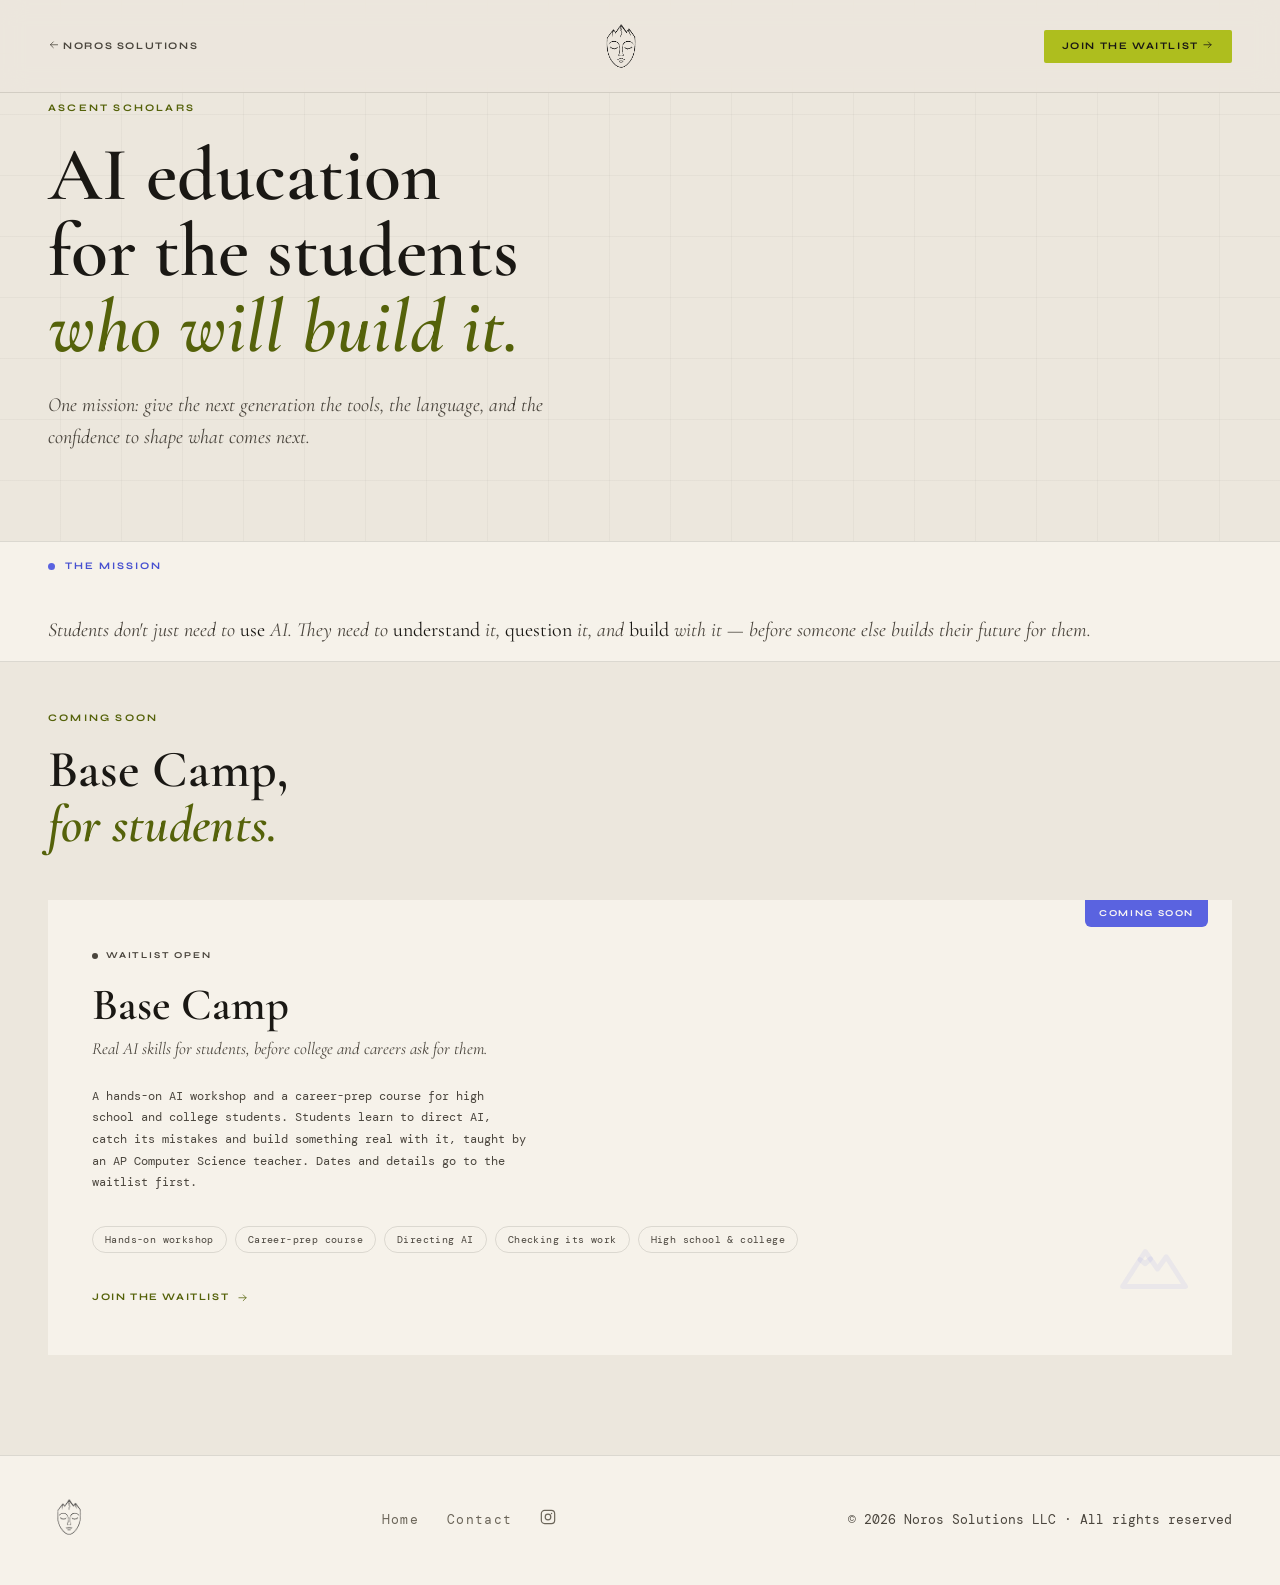
<file: ascent-scholars.html>
<!DOCTYPE html>
<html lang="en" data-theme="light">
<head>
<meta charset="UTF-8">
<meta name="viewport" content="width=device-width, initial-scale=1.0">
<meta name="description" content="Ascent Scholars — AI education for the next generation. Base Camp, a hands-on AI workshop and career-prep course for students, is coming soon. By Noros Solutions.">
<title>Ascent Scholars · Noros Solutions</title>
<link rel="icon" type="image/png" href="/images/favicon.png">
<link rel="apple-touch-icon" href="/images/apple-touch-icon.png">
<link rel="manifest" href="/manifest.webmanifest">
<meta name="theme-color" content="#ECE7DD">
<meta name="apple-mobile-web-app-title" content="Noros">
<link href="https://fonts.googleapis.com/css2?family=Cormorant+Garamond:ital,wght@0,400;0,600;1,400;1,600&family=DM+Mono:wght@400;500&family=Syne:wght@400;700;800&display=swap" rel="stylesheet">
<link rel="stylesheet" href="tokens.css">
<style>
  :root {
    --accent: var(--ascent-text); --accent-fill: var(--ascent-fill); --on-accent: var(--ascent-ink);
    /* Guide archetype colours (page-local categorical palette). Darkened from the
       dark-theme originals (same hues, lower lightness) so they clear 4.5:1
       as small text on both --bg (oat) and --surface (oat-light). */
    --cat-luna:   #436981;
    --cat-zephyr: #23706C;
    --cat-ember:  #A54A2B;
    --cat-raven:  #7D48C1;
  }
  *, *::before, *::after { box-sizing: border-box; margin: 0; padding: 0; }
  html { scroll-behavior: smooth; }
  body { background: var(--bg); color: var(--text-primary); font-family: 'DM Mono', monospace; font-size: 13px; line-height: 1.7; overflow-x: hidden; }

  /* ── NAV ── */
  nav {
    position: fixed; top: 0; left: 0; right: 0; z-index: 100;
    display: flex; justify-content: space-between; align-items: center;
    padding: 20px 48px; background: var(--nav-bg);
    backdrop-filter: blur(12px); border-bottom: var(--rule);
    transition: padding 0.3s;
  }
  nav.scrolled { padding: 14px 48px; }
  .nav-logo img { height: var(--logo-nav-height); width: auto; display: block; }
  .nav-back { font-family: 'Syne', sans-serif; font-size: 10px; font-weight: 700; letter-spacing: 0.16em; text-transform: uppercase; color: var(--text-secondary); text-decoration: none; display: flex; align-items: center; gap: 8px; transition: color 0.2s; }
  .nav-back:hover { color: var(--text-primary); }
  @media (max-width: 480px) { .nav-back-rest { display: none; } .nav-back { white-space: nowrap; } }
  .nav-cta { font-family: 'Syne', sans-serif; font-size: 10px; font-weight: 700; letter-spacing: 0.16em; text-transform: uppercase; color: var(--on-accent); background: var(--accent-fill); padding: 8px 18px; border-radius: 2px; text-decoration: none; transition: opacity 0.2s; }
  .nav-cta:hover { opacity: 0.85; }

  /* ── HERO ── */
  #hero {
    min-height: 60vh; display: flex; flex-direction: column;
    justify-content: flex-start; padding: 100px 48px 48px;
    position: relative; overflow: hidden;
  }
  .hero-texture {
    position: absolute; inset: 0; z-index: 1;
    background-image:
      repeating-linear-gradient(0deg, transparent, transparent 60px, var(--texture-line) 60px, var(--texture-line) 61px),
      repeating-linear-gradient(90deg, transparent, transparent 60px, var(--texture-line) 60px, var(--texture-line) 61px);
  }
  .hero-content { position: relative; z-index: 3; max-width: 820px; animation: fadeUp 1s ease both; }
  @keyframes fadeUp { from{opacity:0;transform:translateY(20px);} to{opacity:1;transform:translateY(0);} }
  .hero-eyebrow { font-family: 'Syne', sans-serif; font-size: 10px; font-weight: 700; letter-spacing: 0.22em; text-transform: uppercase; color: var(--accent); margin-bottom: 20px; animation: fadeUp 1s 0.1s ease both; }
  .hero-headline { font-family: 'Cormorant Garamond', serif; font-size: clamp(40px, 6.5vw, 76px); font-weight: 600; line-height: 1.0; color: var(--text-primary); margin-bottom: 24px; animation: fadeUp 1s 0.2s ease both; }
  .hero-headline em { font-style: italic; color: var(--accent); }
  .hero-sub { font-family: 'Cormorant Garamond', serif; font-size: clamp(16px, 2.2vw, 20px); font-style: italic; color: var(--text-secondary); max-width: 560px; line-height: 1.6; margin-bottom: 40px; animation: fadeUp 1s 0.3s ease both; }

  /* ── SECTIONS ── */
  .section { padding: 100px 48px; }
  .section-eyebrow { font-family: 'Syne', sans-serif; font-size: 10px; font-weight: 700; letter-spacing: 0.22em; text-transform: uppercase; color: var(--accent); margin-bottom: 16px; }
  .section-title { font-family: 'Cormorant Garamond', serif; font-size: clamp(32px, 4.5vw, 52px); font-weight: 600; line-height: 1.05; color: var(--text-primary); margin-bottom: 20px; }
  .section-title em { font-style: italic; color: var(--accent); }
  .section-sub { font-family: 'Cormorant Garamond', serif; font-size: 18px; font-style: italic; color: var(--text-secondary); line-height: 1.6; max-width: 560px; }

  /* ── TAGLINE BAR ── */
  .tagline-bar { background: var(--surface); border-top: var(--rule); border-bottom: var(--rule); padding: 16px 48px; display: flex; align-items: center; gap: 40px; flex-wrap: wrap; }
  .tagline-label { font-family: 'Syne', sans-serif; font-size: 10px; font-weight: 700; letter-spacing: 0.2em; text-transform: uppercase; color: var(--brand-text); white-space: nowrap; display: flex; align-items: center; gap: 10px; }
  .tagline-label::before { content: ''; width: 7px; height: 7px; border-radius: 50%; background: var(--brand-fill); }
  .tagline-text { font-family: 'Cormorant Garamond', serif; font-size: 20px; font-style: italic; color: var(--text-secondary); line-height: 1.5; }
  .tagline-text strong { color: var(--text-primary); font-style: normal; font-weight: 400; }

  /* ── PRODUCTS ── */
  #products { background: var(--bg); padding-top: 48px; }
  .products-grid { display: grid; grid-template-columns: 1fr 1fr; gap: 2px; background: var(--border-soft); margin-top: 48px; }
  .product-card { background: var(--bg); padding: 48px 44px; position: relative; overflow: hidden; text-decoration: none; color: inherit; display: block; transition: background 0.3s; }
  .product-card:hover { background: var(--surface); }
  .product-card.featured { background: var(--surface); }
  .product-card.featured:hover { background: color-mix(in srgb, var(--surface) 94%, var(--text-primary)); }
  .product-badge { font-family: 'Syne', sans-serif; font-size: 9px; font-weight: 700; letter-spacing: 0.2em; text-transform: uppercase; margin-bottom: 20px; display: flex; align-items: center; gap: 8px; }
  .badge-dot { width: 6px; height: 6px; border-radius: 50%; flex-shrink: 0; }
  .badge-dot.active { background: var(--positive); }
  .badge-dot.soon { background: var(--text-secondary); }
  .badge-active { color: var(--positive); }
  .badge-soon { color: var(--text-secondary); }
  .product-name { font-family: 'Cormorant Garamond', serif; font-size: clamp(32px, 3.5vw, 48px); font-weight: 600; line-height: 1.0; color: var(--text-primary); margin-bottom: 8px; }
  .product-tagline { font-family: 'Cormorant Garamond', serif; font-style: italic; font-size: 17px; color: var(--text-secondary); margin-bottom: 24px; line-height: 1.5; }
  .product-desc { font-size: 12px; color: var(--text-secondary); line-height: 1.8; max-width: 440px; margin-bottom: 32px; }
  .product-features { display: flex; flex-wrap: wrap; gap: 8px; margin-bottom: 32px; }
  .product-feature { font-size: 10px; color: var(--text-secondary); border: 1px solid var(--border); border-radius: 999px; padding: 4px 12px; letter-spacing: 0.04em; }
  .product-link { font-family: 'Syne', sans-serif; font-size: 10px; font-weight: 700; letter-spacing: 0.16em; text-transform: uppercase; color: var(--accent); text-decoration: none; display: inline-flex; align-items: center; gap: 8px; transition: gap 0.2s; }
  .product-card:hover .product-link { gap: 14px; }
  .product-corner-num { position: absolute; bottom: 32px; right: 36px; font-family: 'Cormorant Garamond', serif; font-size: 100px; font-weight: 600; color: var(--watermark); line-height: 1; pointer-events: none; }
  .product-corner-num .i { width: 84px; height: 84px; stroke-width: 1.4; vertical-align: 0; }
  .featured-flag { position: absolute; top: 0; right: 24px; background: var(--brand-fill); color: var(--brand-ink); font-family: 'Syne', sans-serif; font-size: 9px; font-weight: 700; letter-spacing: 0.18em; text-transform: uppercase; padding: 6px 14px; border-radius: 0 0 6px 6px; }

  /* ── BETA SECTION ── */
  #beta { background: var(--surface); }
  .beta-grid { display: grid; grid-template-columns: 1fr 1fr; gap: 80px; align-items: start; margin-top: 48px; }
  .beta-story { font-family: 'Cormorant Garamond', serif; font-size: 18px; line-height: 1.8; color: var(--text-primary); }
  .beta-story p { margin-bottom: 20px; }
  .beta-story em { font-style: italic; color: var(--accent); }
  .guides-grid { display: grid; grid-template-columns: 1fr 1fr; gap: 12px; }
  .guide-card { border: var(--rule); border-radius: 10px; padding: 18px 20px; }
  .i {
    width: 1.15em; height: 1.15em; vertical-align: -0.2em;
    fill: none; stroke: currentColor; stroke-width: 1.6;
    stroke-linecap: round; stroke-linejoin: round;
  }
  .guide-icon {
    width: 40px; height: 40px; border-radius: 50%; margin-bottom: 12px;
    display: flex; align-items: center; justify-content: center;
    background: var(--bg); border: var(--rule);
  }
  .guide-icon .i { width: 20px; height: 20px; stroke-width: 1.5; }
  .guide-name { font-family: 'Syne', sans-serif; font-size: 11px; font-weight: 700; letter-spacing: 0.1em; text-transform: uppercase; margin-bottom: 4px; }
  .guide-element { font-size: 10px; letter-spacing: 0.12em; text-transform: uppercase; margin-bottom: 6px; }
  .guide-desc { font-size: 11px; color: var(--text-secondary); line-height: 1.6; }
  .guide-card.g-luna .guide-name, .guide-card.g-luna .guide-icon { color: var(--cat-luna); }
  .guide-card.g-luna .guide-element { color: var(--cat-luna); }
  .guide-card.g-apex .guide-name, .guide-card.g-apex .guide-icon { color: var(--accent); }
  .guide-card.g-apex .guide-element { color: var(--accent); }
  .guide-card.g-zephyr .guide-name, .guide-card.g-zephyr .guide-icon { color: var(--cat-zephyr); }
  .guide-card.g-zephyr .guide-element { color: var(--cat-zephyr); }
  .guide-card.g-ember .guide-name, .guide-card.g-ember .guide-icon { color: var(--cat-ember); }
  .guide-card.g-ember .guide-element { color: var(--cat-ember); }
  .guide-card.g-raven .guide-name, .guide-card.g-raven .guide-icon { color: var(--cat-raven); }
  .guide-card.g-raven .guide-element { color: var(--cat-raven); }
  .guide-card.g-full { grid-column: 1 / -1; }

  /* ── ALWAYS BETA ── */
  .always-beta-block { background: var(--bg); border: var(--rule); border-left: 3px solid var(--accent-fill); border-radius: 10px; padding: 28px 32px; margin-top: 40px; }
  .always-beta-label { font-size: 9px; letter-spacing: 0.18em; text-transform: uppercase; color: var(--accent); margin-bottom: 10px; }
  .always-beta-text { font-family: 'Cormorant Garamond', serif; font-size: 20px; font-style: italic; color: var(--text-primary); line-height: 1.5; }

  /* ── AI ARCHITECT ── */
  #architect { background: var(--bg); }
  .architect-grid { display: grid; grid-template-columns: 1fr 1fr; gap: 80px; align-items: start; margin-top: 48px; }
  .curriculum-list { border: var(--rule); border-radius: 10px; overflow: hidden; }
  .curriculum-row { display: grid; grid-template-columns: 48px 1fr; border-bottom: var(--rule); }
  .curriculum-row:last-child { border-bottom: none; }
  .curriculum-num { border-right: var(--rule); display: flex; align-items: center; justify-content: center; font-family: 'Cormorant Garamond', serif; font-size: 20px; font-weight: 600; color: var(--brand-text); padding: 16px 0; }
  .curriculum-num span { width: 32px; height: 32px; border-radius: 50%; background: color-mix(in srgb, var(--brand-fill) 14%, transparent); display: flex; align-items: center; justify-content: center; }
  .curriculum-content { padding: 16px 20px; }
  .curriculum-title { font-family: 'Syne', sans-serif; font-size: 10px; font-weight: 700; letter-spacing: 0.1em; text-transform: uppercase; color: var(--text-primary); margin-bottom: 4px; }
  .curriculum-desc { font-size: 11px; color: var(--text-secondary); line-height: 1.6; }
  .price-block { background: var(--surface); border: var(--rule); border-radius: 10px; padding: 36px; margin-top: 0; }
  .price-main { font-family: 'Cormorant Garamond', serif; font-size: 64px; font-weight: 600; color: var(--accent); line-height: 1; margin-bottom: 6px; }
  .price-note { font-size: 11px; color: var(--text-secondary); margin-bottom: 24px; }
  .price-features { margin-bottom: 28px; }
  .price-feature { display: flex; gap: 10px; margin-bottom: 10px; font-size: 12px; color: var(--text-secondary); }
  .price-check { color: var(--positive); flex-shrink: 0; display: flex; margin-top: 3px; }
  .price-check .i { width: 15px; height: 15px; stroke-width: 2; }
  .btn-primary { display: block; font-family: 'Syne', sans-serif; font-size: 11px; font-weight: 700; letter-spacing: 0.16em; text-transform: uppercase; background: var(--accent-fill); color: var(--on-accent); padding: 14px 28px; border-radius: 2px; text-decoration: none; text-align: center; transition: opacity 0.2s; border: none; cursor: pointer; width: 100%; }
  .btn-primary:hover { opacity: 0.85; }
  .coming-soon-badge { display: inline-block; font-family: 'Syne', sans-serif; font-size: 9px; font-weight: 700; letter-spacing: 0.16em; text-transform: uppercase; color: var(--text-secondary); border: var(--rule); border-radius: 999px; padding: 6px 14px; margin-bottom: 24px; }

  /* ── REVEAL ── */
  .reveal { opacity: 0; transform: translateY(20px); transition: opacity 0.7s ease, transform 0.7s ease; }
  .reveal.visible { opacity: 1; transform: translateY(0); }
  .reveal-delay-1 { transition-delay: 0.1s; }
  .reveal-delay-2 { transition-delay: 0.2s; }

  /* ── FOOTER ── */
  footer { background: var(--surface); padding: 40px 48px; display: flex; justify-content: space-between; align-items: center; border-top: var(--rule); flex-wrap: wrap; gap: 20px; }
  .footer-logo img { height: 42px; width: auto; }
  .footer-links { display: flex; gap: 28px; list-style: none; flex-wrap: wrap; }
  .footer-links a { font-size: 13px; letter-spacing: 0.1em; color: var(--text-muted); text-decoration: none; transition: color 0.2s; }
  .footer-links a:hover { color: var(--text-secondary); }
  .footer-copy { font-size: 13px; color: var(--text-secondary); }

  @media (max-width: 768px) {
    .nav-links { display: none; }
    .nav-links.open {
      display: flex !important;
      flex-direction: column;
      position: fixed;
      inset: 0;
      background: var(--overlay-bg);
      padding: 80px 24px 40px;
      gap: 0;
      z-index: 98;
      overflow-y: auto;
    }
    .nav-links.open li { display: block; border-bottom: 1px solid var(--border-soft); }
    .nav-links.open a { display: block !important; padding: 18px 0; font-size: 15px !important; color: var(--text-primary) !important; letter-spacing: 0.08em; }
    .nav-links.open .nav-cta { margin-top: 20px; text-align: center; display: block !important; padding: 16px !important; }
    .nav-menu-btn { display: flex; }
    nav { padding: 16px 24px; }
    #hero { padding: 120px 24px 32px !important; min-height: auto !important; justify-content: flex-start; }
    .section { padding: 72px 24px; }
    .tagline-bar { padding: 20px 24px; gap: 12px; }
    .products-grid, .beta-grid, .architect-grid { grid-template-columns: 1fr; }
    .guides-grid { grid-template-columns: 1fr; }
    footer { flex-direction: column; align-items: flex-start; padding: 32px 24px; }
  }
  @media (min-width: 769px) { .nav-close { display: none !important; } }
  .nav-close { display: none; position: fixed; top: 20px; right: 24px; z-index: 99; background: none; border: none; color: var(--text-primary); font-size: 28px; cursor: pointer; line-height: 1; padding: 4px 8px; }
  .nav-close.visible { display: block; }
  @media (max-width: 768px) { .nav-links.open li { display: block; border-bottom: 1px solid var(--border-soft); } .nav-links.open a { display: block; padding: 18px 0; font-size: 15px !important; color: var(--text-primary) !important; } }
  @media (max-width: 768px) {
    .nav-links.open li { border-bottom: 1px solid var(--border-soft); }
    .nav-links.open a { display: block; padding: 18px 0; font-size: 15px !important; letter-spacing: 0.1em; color: var(--text-primary) !important; }
    .nav-links.open .nav-cta { margin-top: 20px; text-align: center; display: block; padding: 16px !important; }
  }
</style>
</head>
<body>
<!-- Line icons: drawn, because Syne / DM Mono / Cormorant have no arrow, check or symbol glyphs -->
<svg width="0" height="0" style="position:absolute" aria-hidden="true">
  <defs>
    <symbol id="i-check" viewBox="0 0 24 24"><path d="M4.5 12.5l4.5 4.5L19.5 6.5"/></symbol>
    <symbol id="i-arrow-r" viewBox="0 0 24 24"><path d="M4 12h15M13 6l6 6-6 6"/></symbol>
    <symbol id="i-arrow-l" viewBox="0 0 24 24"><path d="M20 12H5M11 6l-6 6 6 6"/></symbol>
    <symbol id="i-mountain" viewBox="0 0 24 24"><path d="M3 19l6.5-10 3.5 5 2.5-3.5L21 19z"/><path d="M8 11.3l1.5 1.2 1.5-1.4"/></symbol>
    <symbol id="i-sigma" viewBox="0 0 24 24"><path d="M18 5H6l6.5 7L6 19h12"/></symbol>
    <symbol id="i-moon" viewBox="0 0 24 24"><path d="M19.5 14.5A8 8 0 0 1 9.5 4.5a8 8 0 1 0 10 10z"/></symbol>
    <symbol id="i-peak" viewBox="0 0 24 24"><path d="M12 4.5l8.5 15h-17z"/></symbol>
    <symbol id="i-wave" viewBox="0 0 24 24"><path d="M3 10c3-3 6-3 9 0s6 3 9 0M3 15.5c3-3 6-3 9 0s6 3 9 0"/></symbol>
    <symbol id="i-flame" viewBox="0 0 24 24"><path d="M12 3c.5 4 5.5 6 5.5 11a5.5 5.5 0 0 1-11 0c0-2.5 1.5-4 2.5-5 .3 2 1.3 3 2.5 3.5C11 10 10.5 6.5 12 3z"/></symbol>
    <symbol id="i-feather" viewBox="0 0 24 24"><path d="M19.5 4.5C12 4.5 7 9.5 7 17l-2.5 2.5M7 17c7.5 0 12.5-5 12.5-12.5M7 17l7.5-7.5M10.5 13.5h4.5"/></symbol>
  </defs>
</svg>

<nav id="navbar">
  <a href="index.html" class="nav-back"><span><svg class="i" aria-hidden="true"><use href="#i-arrow-l"/></svg> Noros<span class="nav-back-rest"> Solutions</span></span></a>
  <a href="index.html" class="nav-logo">
    <img src="/images/noros-logo.png" alt="Noros Solutions">
  </a>
  <a href="mailto:hello@noros.life?subject=Base%20Camp%20Waitlist" class="nav-cta">Join the waitlist <svg class="i" aria-hidden="true"><use href="#i-arrow-r"/></svg></a>
</nav>

<!-- HERO -->
<section id="hero">
  <div class="hero-texture"></div>
  <div class="hero-content">
    <div class="hero-eyebrow">Ascent Scholars</div>
    <h1 class="hero-headline">
      AI education<br>for the students<br><em>who will build it.</em>
    </h1>
    <p class="hero-sub">One mission: give the next generation the tools, the language, and the confidence to shape what comes next.</p>
  </div>
</section>

<!-- TAGLINE BAR -->
<div class="tagline-bar">
  <div class="tagline-label">The mission</div>
  <div class="tagline-text">Students don't just need to <strong>use</strong> AI. They need to <strong>understand</strong> it, <strong>question</strong> it, and <strong>build</strong> with it — before someone else builds their future for them.</div>
</div>

<!-- PRODUCTS -->
<section id="products" class="section">
  <div class="section-eyebrow">Coming soon</div>
  <h2 class="section-title">Base Camp,<br><em>for students.</em></h2>

  <div class="products-grid" style="grid-template-columns:1fr;">

    <!-- BASE CAMP -->
    <a href="mailto:hello@noros.life?subject=Base%20Camp%20Waitlist" class="product-card featured reveal">
      <div class="featured-flag">Coming soon</div>
      <div class="product-badge">
        <span class="badge-dot soon"></span>
        <span class="badge-soon">Waitlist open</span>
      </div>
      <div class="product-name">Base Camp</div>
      <div class="product-tagline">Real AI skills for students, before college and careers ask for them.</div>
      <p class="product-desc">A hands-on AI workshop and a career-prep course for high school and college students. Students learn to direct AI, catch its mistakes and build something real with it, taught by an AP Computer Science teacher. Dates and details go to the waitlist first.</p>
      <div class="product-features">
        <span class="product-feature">Hands-on workshop</span>
        <span class="product-feature">Career-prep course</span>
        <span class="product-feature">Directing AI</span>
        <span class="product-feature">Checking its work</span>
        <span class="product-feature">High school &amp; college</span>
      </div>
      <span class="product-link">Join the waitlist <svg class="i" aria-hidden="true"><use href="#i-arrow-r"/></svg></span>
      <div class="product-corner-num"><svg class="i" aria-hidden="true"><use href="#i-mountain"/></svg></div>
    </a>

  </div>
</section>

<!-- Beta and The AI Architect are hidden (Oct 2026), not deleted. To show one again, remove "hidden" from its section below and add a card back above. -->
<!-- BETA DEEP DIVE -->
<section id="beta" class="section" hidden>
  <div class="section-inner">
    <div class="reveal">
      <div class="section-eyebrow">Meet Beta</div>
      <h2 class="section-title">Not a chatbot.<br><em>A companion.</em></h2>
    </div>
    <div class="beta-grid">
      <div class="reveal reveal-delay-1">
        <div class="beta-story">
          <p>Most AI tools give students access to everything — which means they get answers to questions they haven't asked yet, from sources they haven't studied, on topics that aren't on their exam.</p>
          <p>Beta is different. You build it yourself. You choose your guide. You name your companion. You add your exact courses and curriculum sources. <em>And Beta only pulls from those.</em></p>
          <p>It's not just a study tool — it's a reflection of how you learn. The guide you choose shapes how it talks to you. The courses you add define what it knows. The name you pick makes it yours.</p>
        </div>
        <div class="always-beta-block">
          <div class="always-beta-label">The core mechanic</div>
          <div class="always-beta-text">"Always in beta. Always getting better — just like you."</div>
        </div>
      </div>

      <div class="reveal reveal-delay-2">
        <p style="font-family:'Syne',sans-serif; font-size:10px; font-weight:700; letter-spacing:0.18em; text-transform:uppercase; color:var(--text-secondary); margin-bottom:20px;">Choose your guide</p>
        <div class="guides-grid">
          <div class="guide-card g-luna">
            <div class="guide-icon"><svg class="i" aria-hidden="true"><use href="#i-moon"/></svg></div>
            <div class="guide-name">Luna</div>
            <div class="guide-element">Moon · Calm &amp; illuminating</div>
            <div class="guide-desc">The teacher who creates safety before challenge.</div>
          </div>
          <div class="guide-card g-apex">
            <div class="guide-icon"><svg class="i" aria-hidden="true"><use href="#i-peak"/></svg></div>
            <div class="guide-name">Apex</div>
            <div class="guide-element">Summit · Bold &amp; ambitious</div>
            <div class="guide-desc">The coach who believes the summit is always reachable.</div>
          </div>
          <div class="guide-card g-zephyr">
            <div class="guide-icon"><svg class="i" aria-hidden="true"><use href="#i-wave"/></svg></div>
            <div class="guide-name">Zephyr</div>
            <div class="guide-element">Wind · Wise &amp; persistent</div>
            <div class="guide-desc">The mentor who finds connections between things.</div>
          </div>
          <div class="guide-card g-ember">
            <div class="guide-icon"><svg class="i" aria-hidden="true"><use href="#i-flame"/></svg></div>
            <div class="guide-name">Ember</div>
            <div class="guide-element">Fire · Steady &amp; nurturing</div>
            <div class="guide-desc">The guide who stays lit through every hard moment.</div>
          </div>
          <div class="guide-card g-raven g-full">
            <div class="guide-icon"><svg class="i" aria-hidden="true"><use href="#i-feather"/></svg></div>
            <div class="guide-name">Raven</div>
            <div class="guide-element">Sky · Clever &amp; transformative</div>
            <div class="guide-desc">The teacher who leads through story and sees patterns others miss.</div>
          </div>
        </div>
      </div>
    </div>
  </div>
</section>

<!-- AI ARCHITECT -->
<section id="architect" class="section" hidden>
  <div class="reveal">
    <div class="section-eyebrow">The AI Architect</div>
    <h2 class="section-title">Most people use AI.<br><em>Architects understand it.</em></h2>
    <p class="section-sub" style="margin-bottom:0;">A founding cohort of ~10 students. Real math, real code, real understanding.</p>
  </div>
  <div class="architect-grid" style="margin-top:48px;">
    <div class="reveal reveal-delay-1">
      <div class="curriculum-list">
        <div class="curriculum-row">
          <div class="curriculum-num"><span>1</span></div>
          <div class="curriculum-content">
            <div class="curriculum-title">Language and probability</div>
            <div class="curriculum-desc">Bigram matrices, tokenization, and how language models predict the next word from mathematical patterns.</div>
          </div>
        </div>
        <div class="curriculum-row">
          <div class="curriculum-num"><span>2</span></div>
          <div class="curriculum-content">
            <div class="curriculum-title">Neural networks from scratch</div>
            <div class="curriculum-desc">Perceptrons, activation functions, backpropagation — built line by line in Python, not imported from a library.</div>
          </div>
        </div>
        <div class="curriculum-row">
          <div class="curriculum-num"><span>3</span></div>
          <div class="curriculum-content">
            <div class="curriculum-title">Training and learning</div>
            <div class="curriculum-desc">Gradient descent, loss functions, and why AI "learns" — explained through the math, not the metaphor.</div>
          </div>
        </div>
        <div class="curriculum-row">
          <div class="curriculum-num"><span>4</span></div>
          <div class="curriculum-content">
            <div class="curriculum-title">Transformers and attention</div>
            <div class="curriculum-desc">The architecture behind GPT, Claude, and every modern language model — demystified for a high school mind.</div>
          </div>
        </div>
        <div class="curriculum-row">
          <div class="curriculum-num"><span>5</span></div>
          <div class="curriculum-content">
            <div class="curriculum-title">Build your own model</div>
            <div class="curriculum-desc">The capstone: students build and train a small language model on a dataset of their choosing. Yours to keep.</div>
          </div>
        </div>
      </div>
    </div>

    <div class="reveal reveal-delay-2">
      <div class="price-block">
        <div class="coming-soon-badge">Founding cohort · Coming soon</div>
        <div class="price-main">Waitlist open</div>
        <div class="price-note">~10 founding students · Dates and pricing go to the waitlist first</div>
        <div class="price-features">
          <div class="price-feature"><span class="price-check"><svg class="i" aria-hidden="true"><use href="#i-check"/></svg></span>Full cohort curriculum — 5 modules</div>
          <div class="price-feature"><span class="price-check"><svg class="i" aria-hidden="true"><use href="#i-check"/></svg></span>Live sessions with Dr. Jami Saffioti</div>
          <div class="price-feature"><span class="price-check"><svg class="i" aria-hidden="true"><use href="#i-check"/></svg></span>Python code from first principles</div>
          <div class="price-feature"><span class="price-check"><svg class="i" aria-hidden="true"><use href="#i-check"/></svg></span>Private student community</div>
          <div class="price-feature"><span class="price-check"><svg class="i" aria-hidden="true"><use href="#i-check"/></svg></span>Founding Architect status — forever</div>
          <div class="price-feature"><span class="price-check"><svg class="i" aria-hidden="true"><use href="#i-check"/></svg></span>Beta study companion included</div>
        </div>
        <a href="mailto:hello@noros.life?subject=AI Architect Waitlist" class="btn-primary">Join the waitlist <svg class="i" aria-hidden="true"><use href="#i-arrow-r"/></svg></a>
      </div>
    </div>
  </div>
</section>

<!-- FOOTER -->
<footer>
  <a href="index.html" class="footer-logo">
    <img src="/images/noros-logo.png" alt="Noros Solutions">
  </a>
  <ul class="footer-links">
    <li><a href="index.html">Home</a></li>
    <li><a href="mailto:hello@noros.life">Contact</a></li>
    <li>
      <a href="https://instagram.com/noros.life" target="_blank" rel="noopener" aria-label="Noros Solutions on Instagram" style="display:flex; align-items:center;">
        <svg width="16" height="16" viewBox="0 0 24 24" fill="none" xmlns="http://www.w3.org/2000/svg">
          <rect x="2" y="2" width="20" height="20" rx="5" stroke="currentColor" stroke-width="1.8"/>
          <circle cx="12" cy="12" r="4.2" stroke="currentColor" stroke-width="1.8"/>
          <circle cx="17.3" cy="6.7" r="1.1" fill="currentColor"/>
        </svg>
      </a>
    </li>
  </ul>
  <div class="footer-copy">© 2026 Noros Solutions LLC · All rights reserved</div>
</footer>

<script>
  const navbar = document.getElementById('navbar');
  window.addEventListener('scroll', () => { navbar.classList.toggle('scrolled', window.scrollY > 40); });
  const reveals = document.querySelectorAll('.reveal');
  const observer = new IntersectionObserver((entries) => {
    entries.forEach(entry => { if (entry.isIntersecting) { entry.target.classList.add('visible'); observer.unobserve(entry.target); } });
  }, { threshold: 0.08 });
  reveals.forEach(el => observer.observe(el));

  // Mobile menu
  const menuBtn = document.getElementById('menu-btn');
  const navLinks = document.getElementById('nav-links');
  if (menuBtn && navLinks) {
  menuBtn.addEventListener('click', () => {
    if (navLinks.classList.contains('open')) {
      navLinks.classList.remove('open');
      document.body.style.overflow = '';
    } else {
      navLinks.classList.add('open');
      document.body.style.overflow = 'hidden';
    }
  });
  navLinks.querySelectorAll('a').forEach(link => {
    link.addEventListener('click', () => {
      navLinks.classList.remove('open');
      document.body.style.overflow = '';
    });
  });
  }
</script>
</body>
</html>
</file>
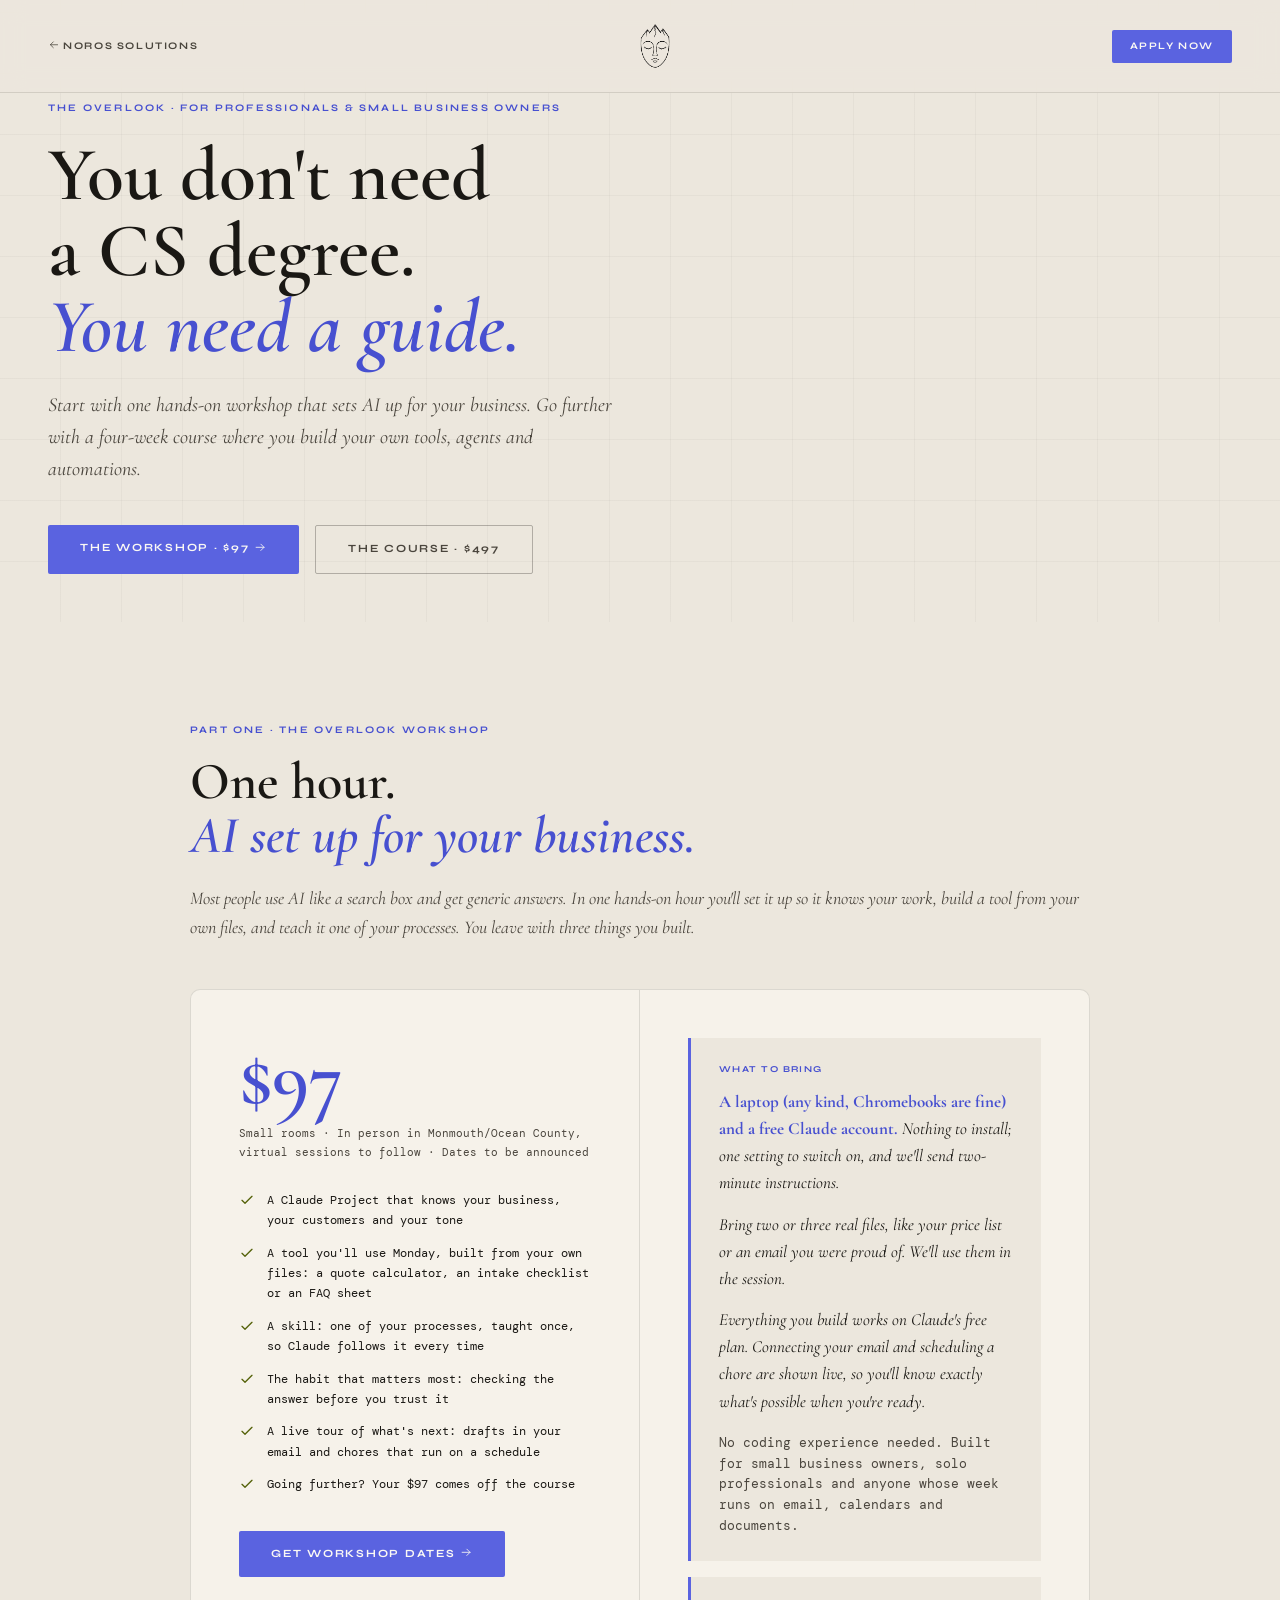
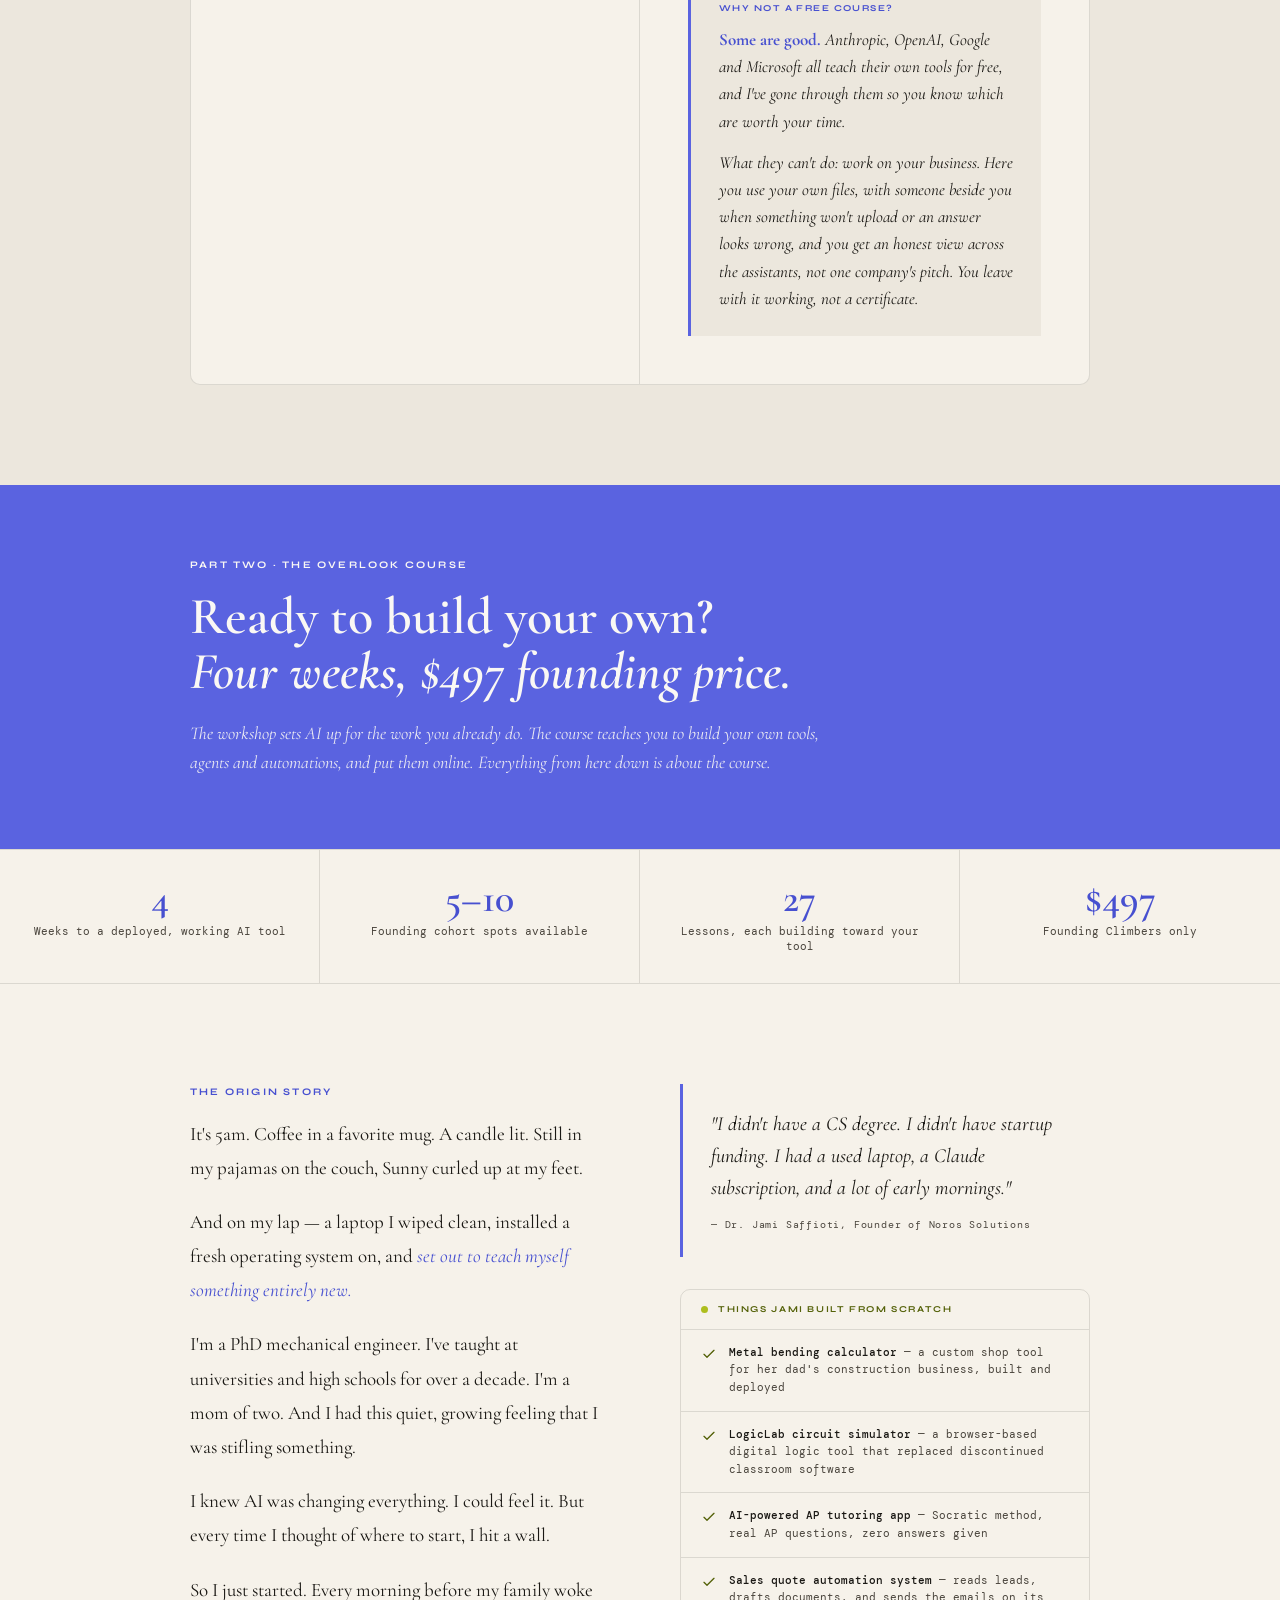
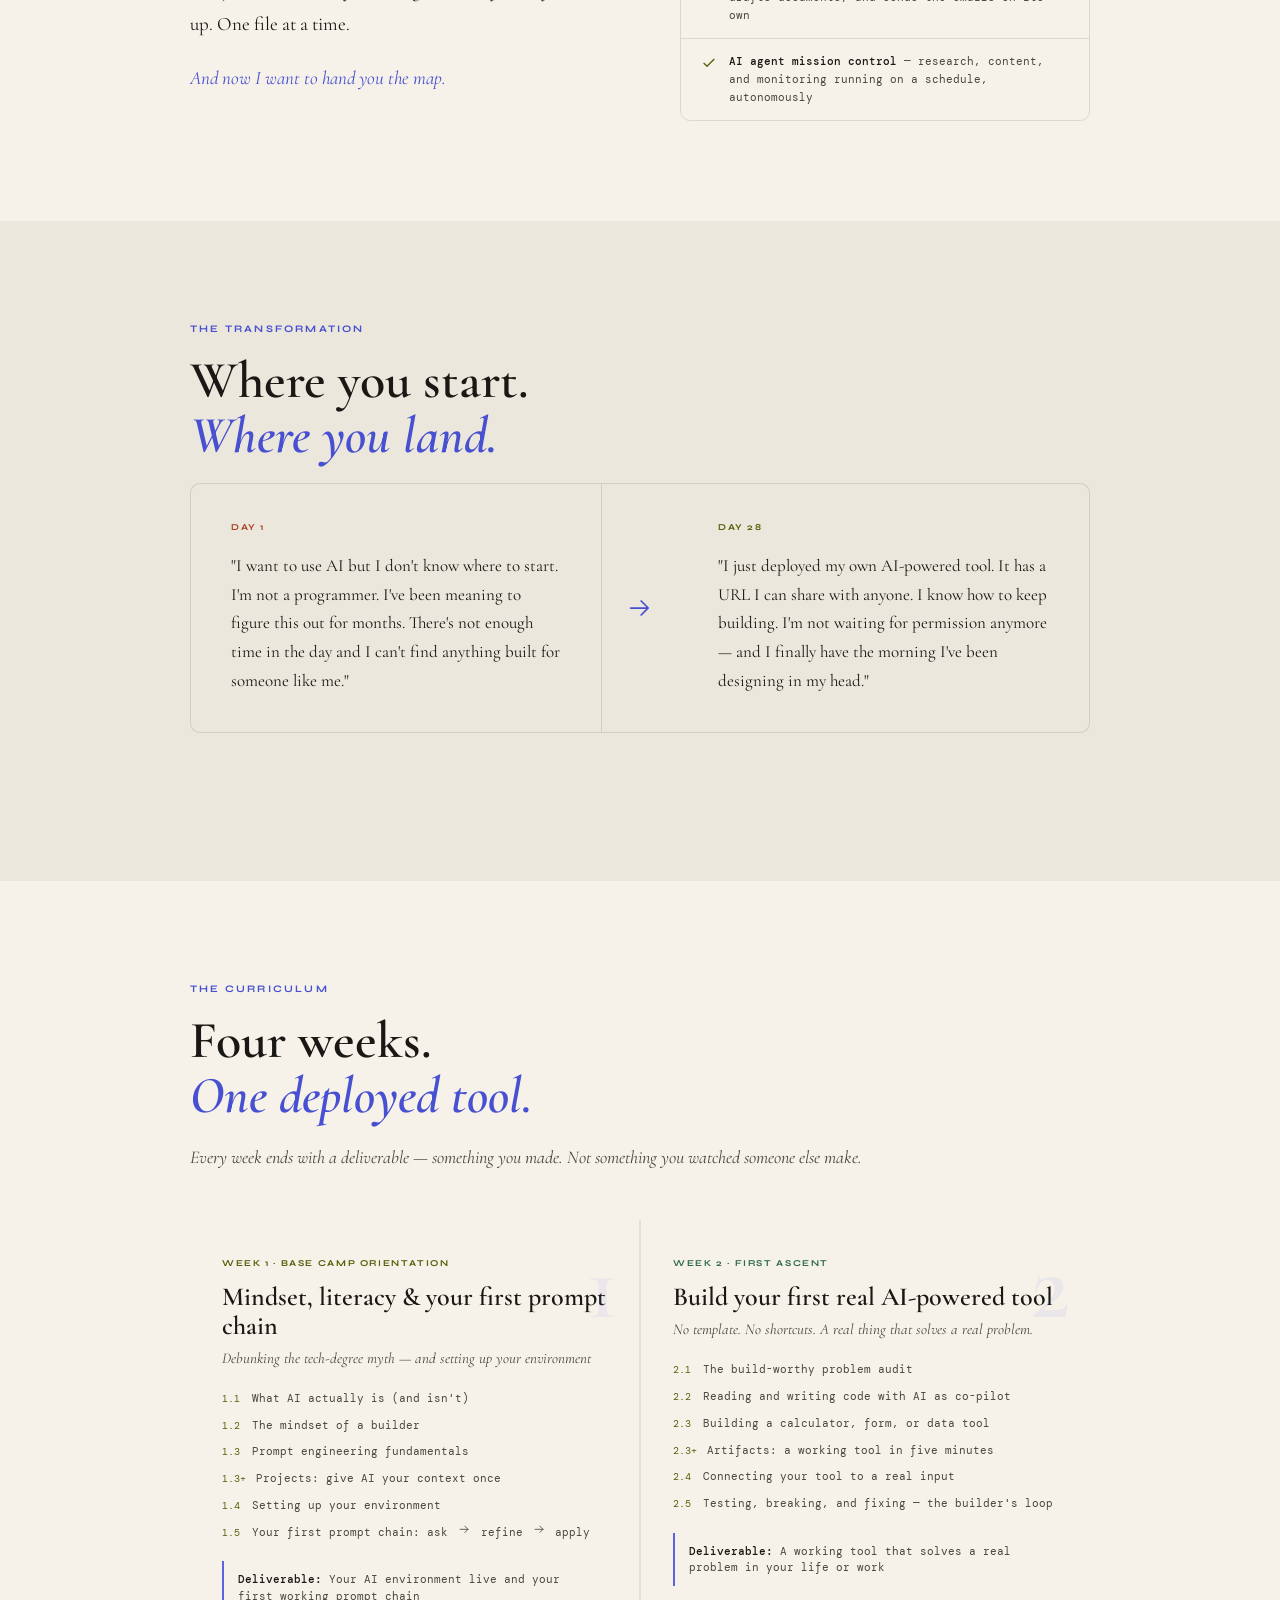
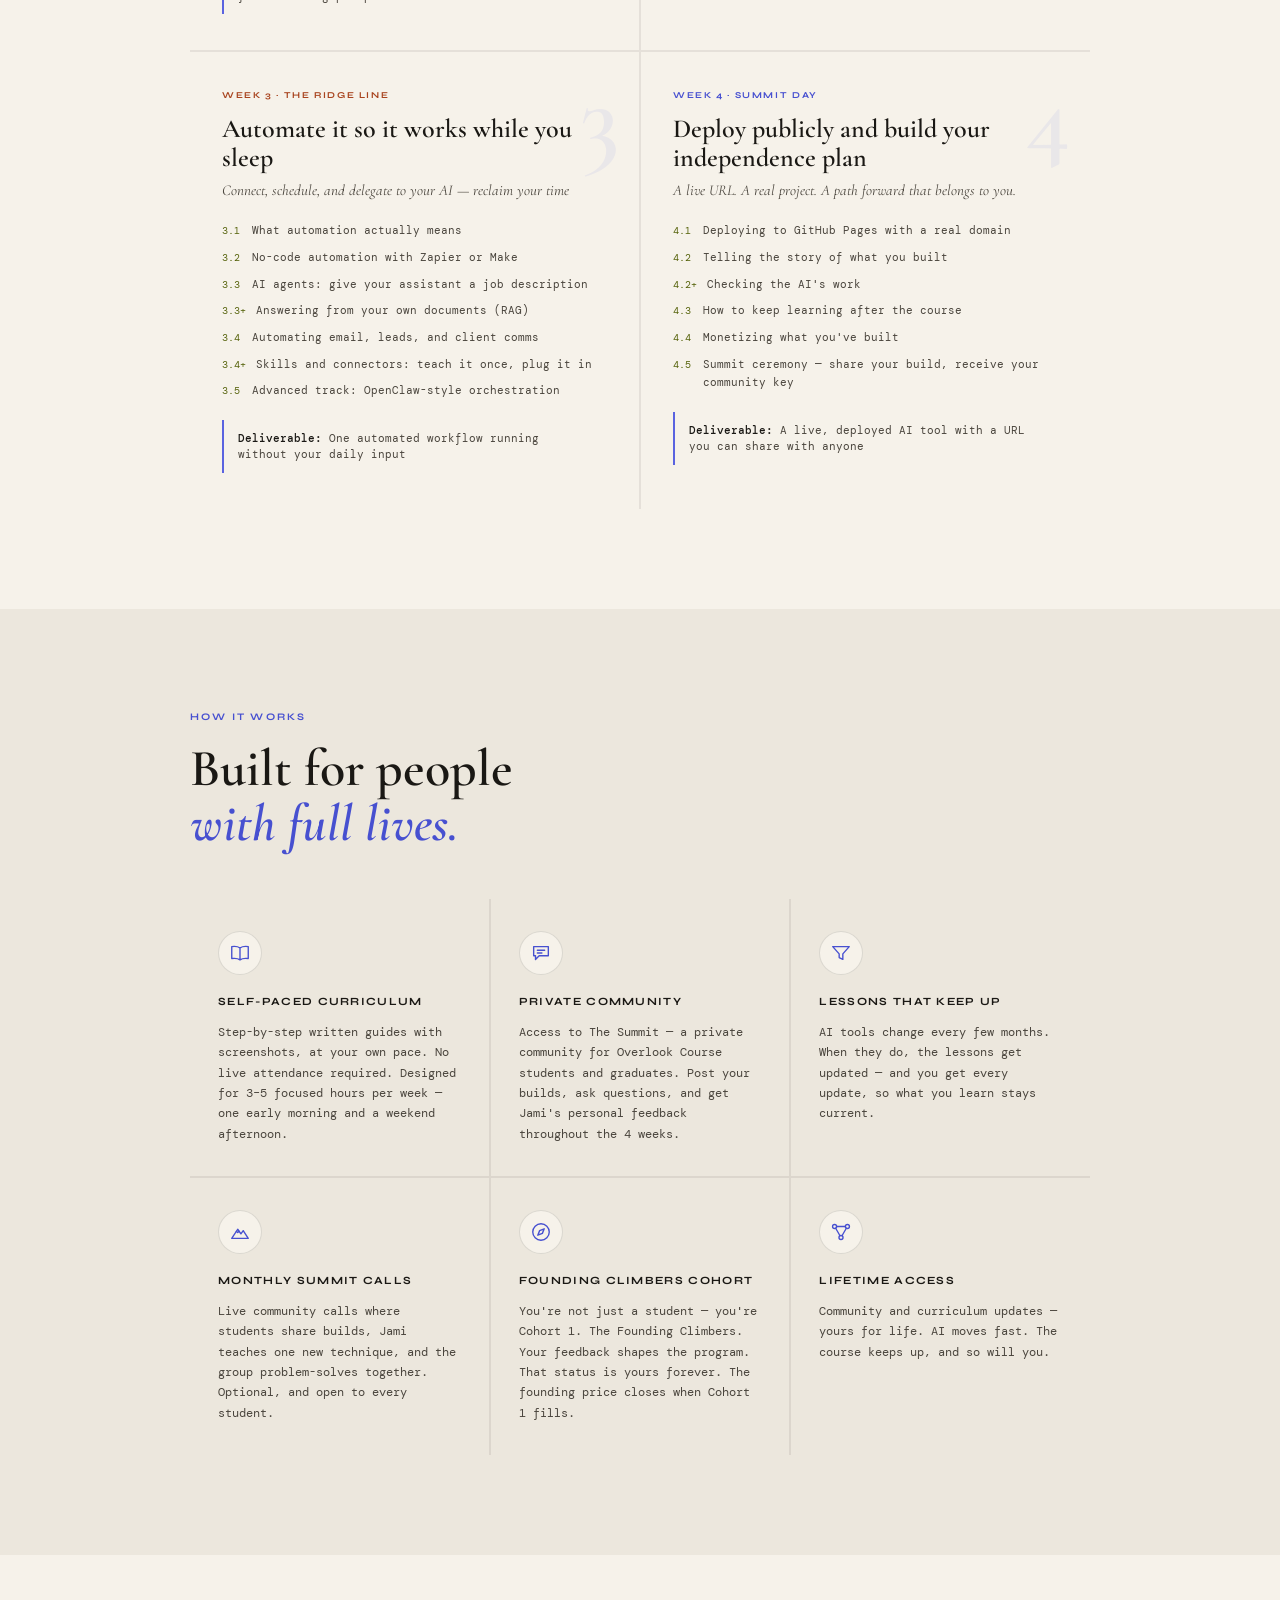
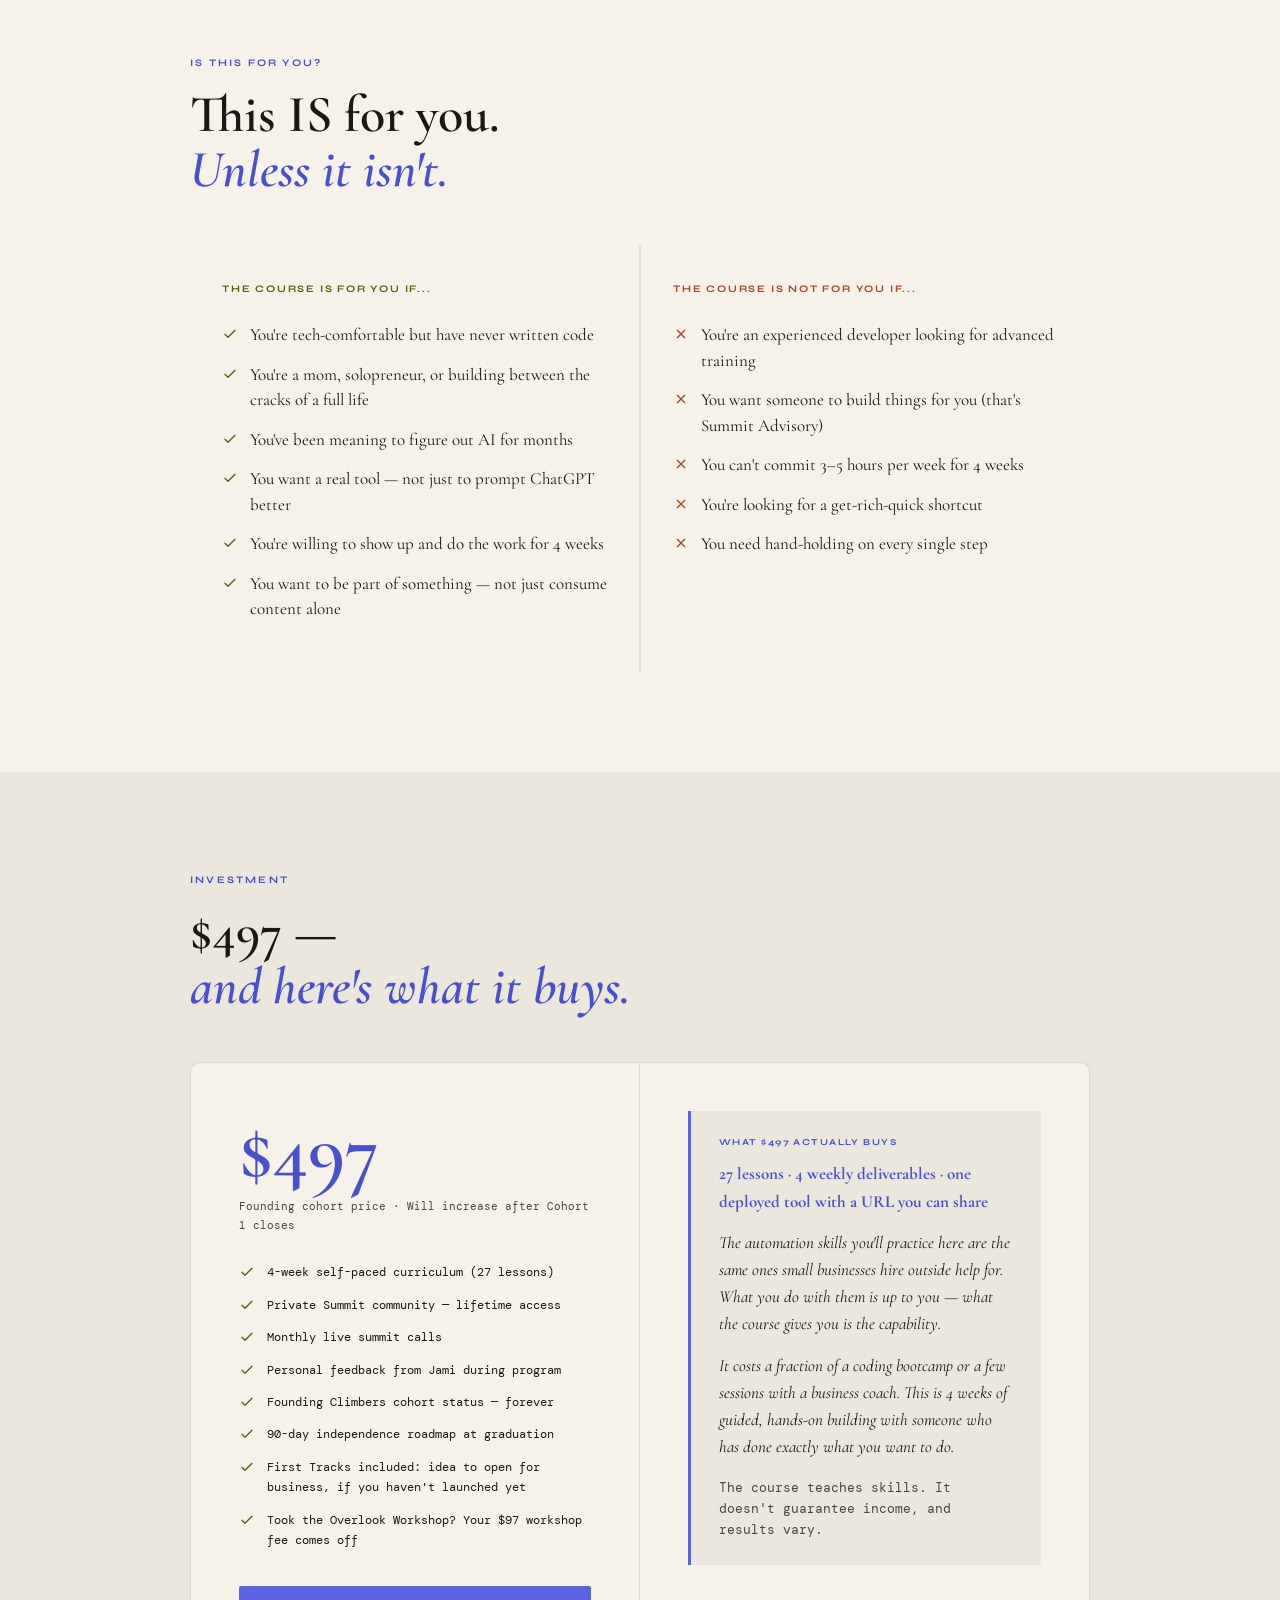
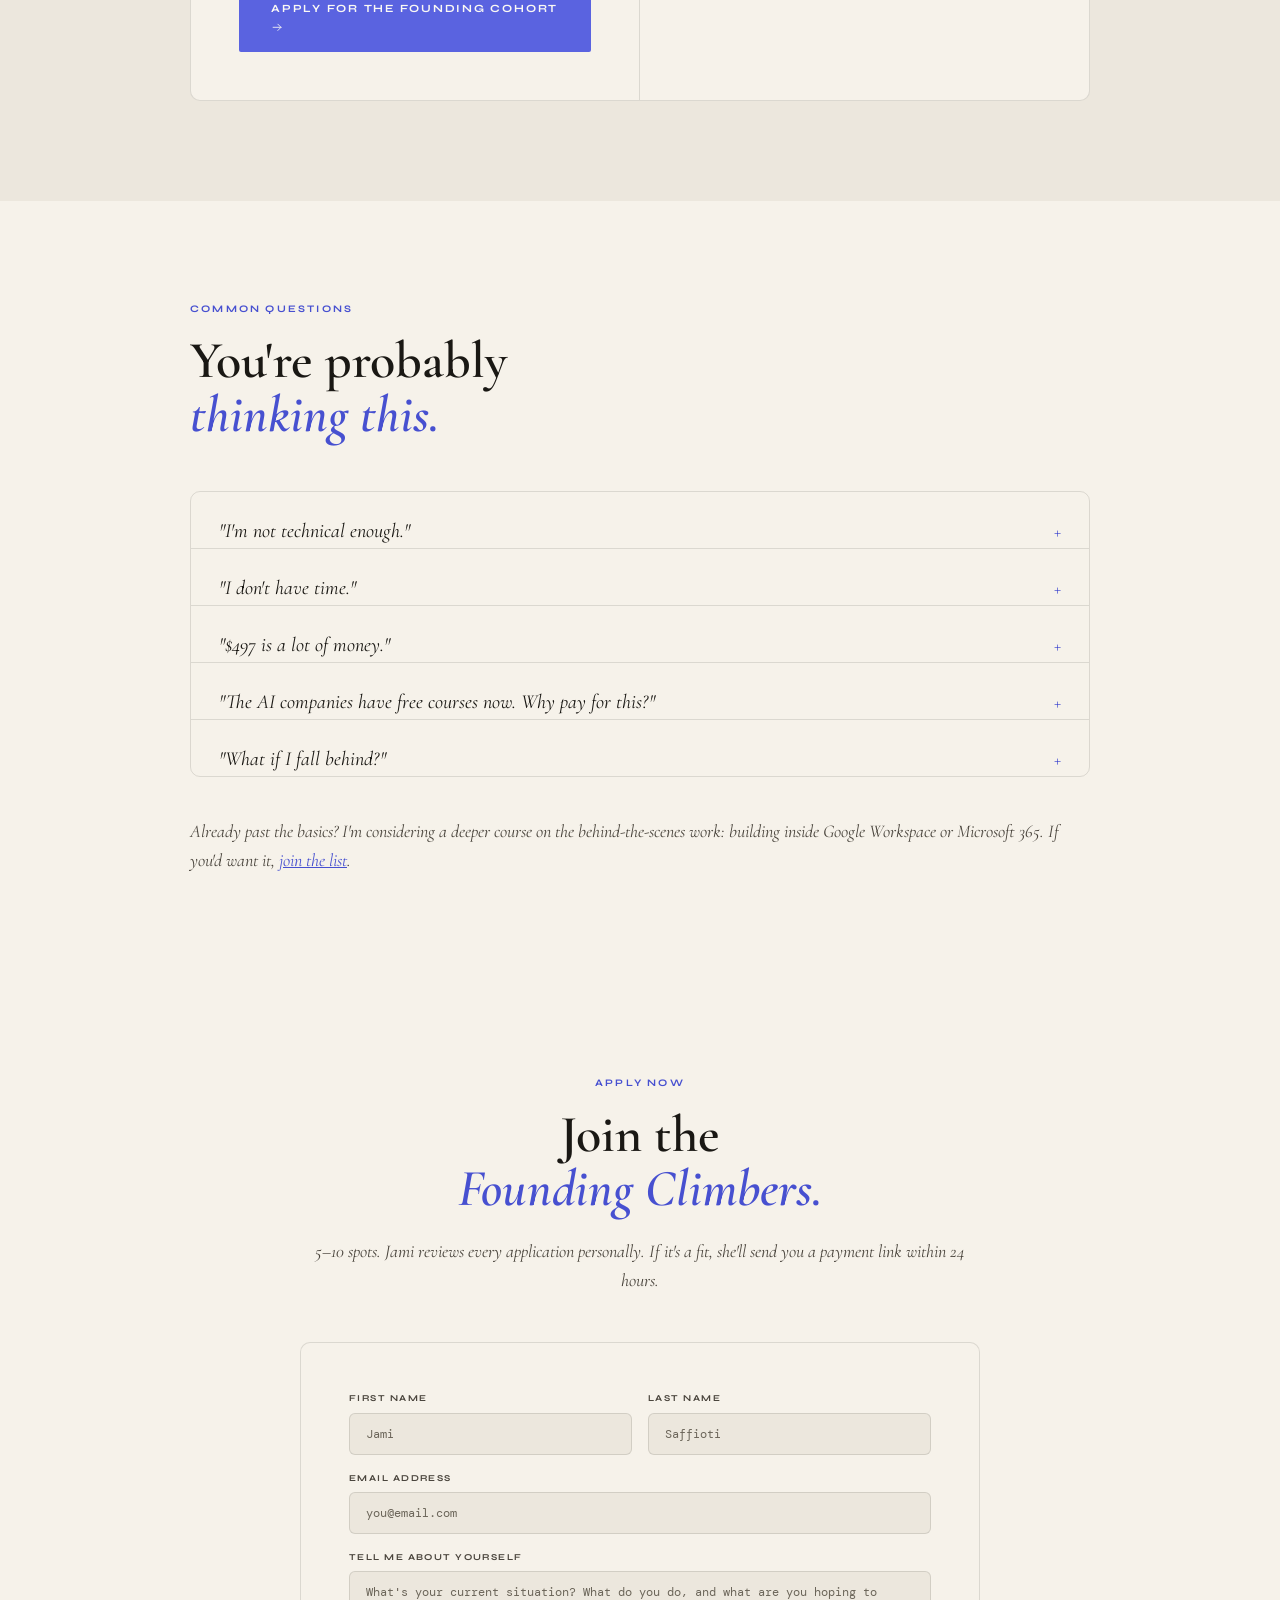
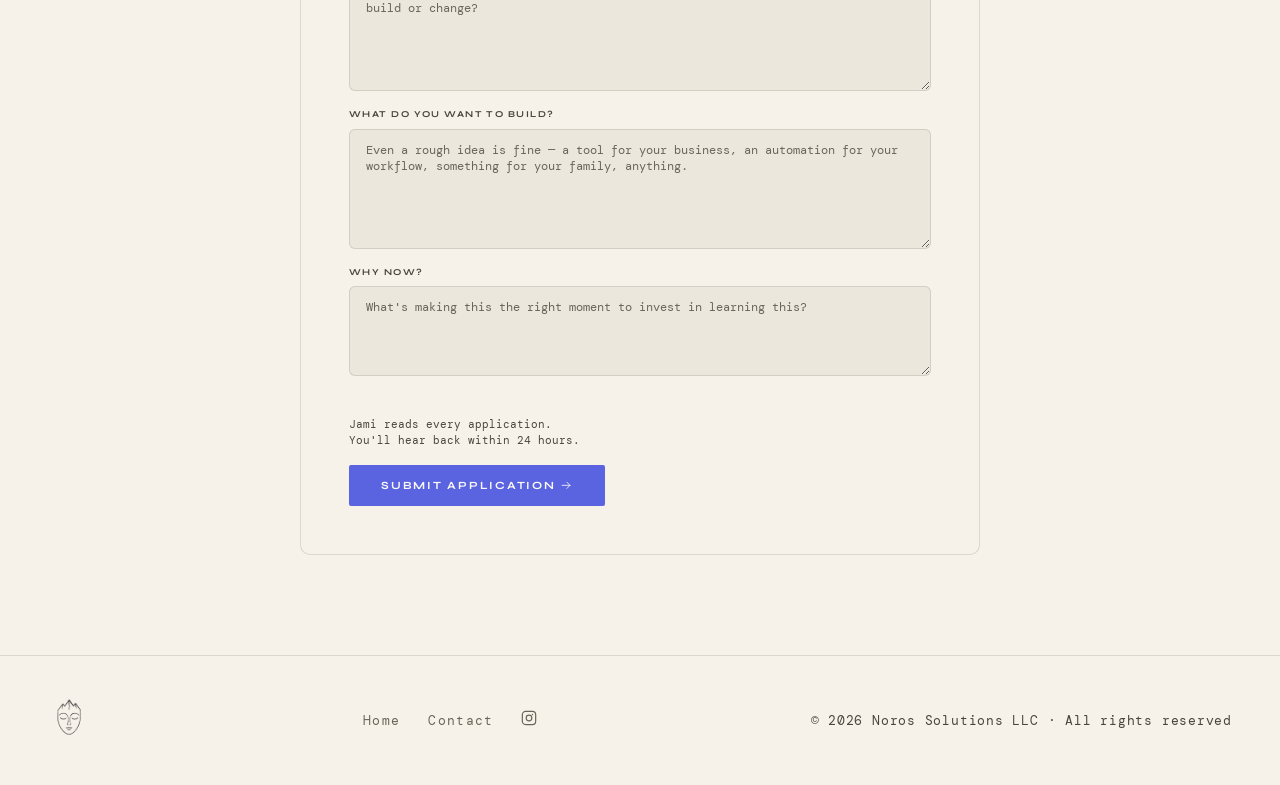
<file: basecamp.html>
<!DOCTYPE html>
<html lang="en" data-theme="light">
<head>
<meta charset="UTF-8">
<meta name="viewport" content="width=device-width, initial-scale=1.0">
<title>The Overlook · Noros Solutions</title>
<link rel="canonical" href="https://noros.life/overlook.html">
<meta http-equiv="refresh" content="0; url=overlook.html">
<meta name="robots" content="noindex">
<link rel="stylesheet" href="tokens.css">
<script>location.replace("overlook.html" + (location.hash || "#course"));</script>
<style>body{background:var(--bg);color:var(--text-primary);font-family:Georgia,serif;padding:48px 24px}a{color:var(--accent)}</style>
</head>
<body>
<p>Base Camp is now part of <a href="overlook.html#course">The Overlook</a>.</p>
</body>
</html>
</file>
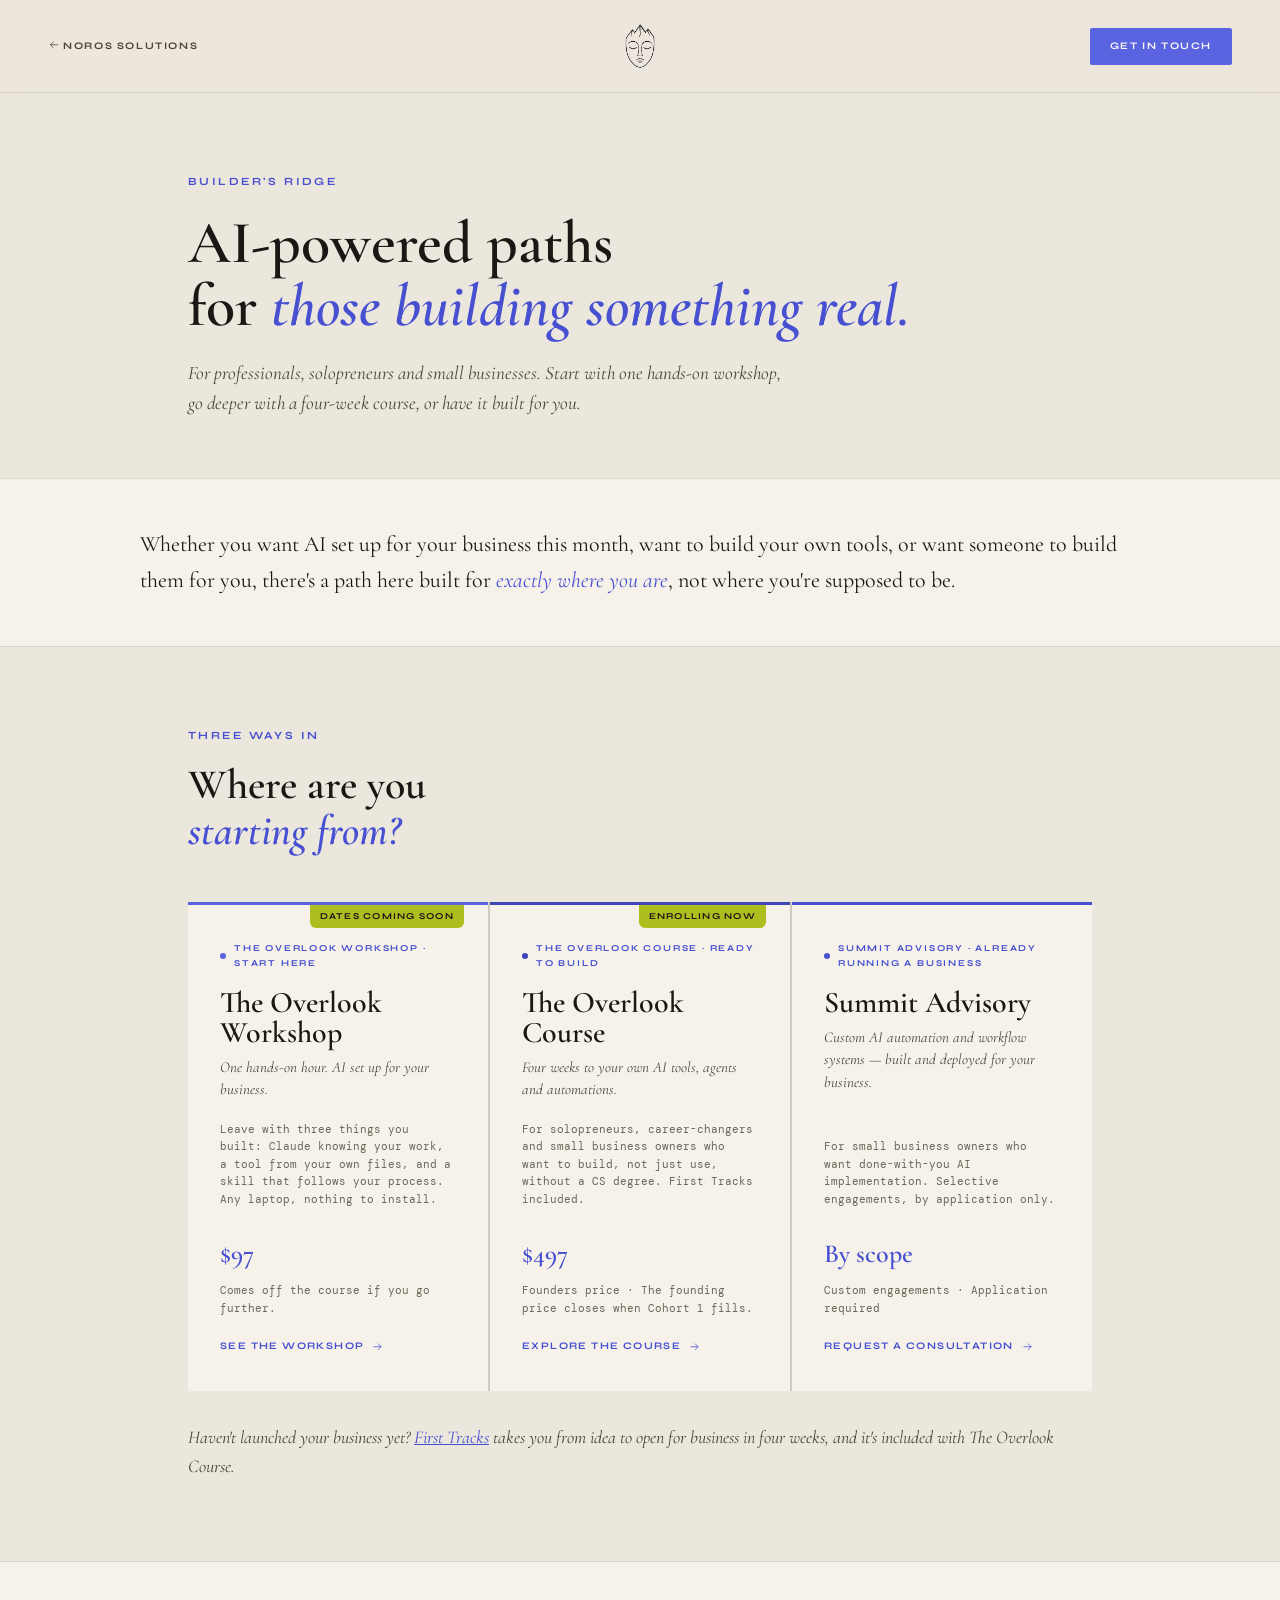
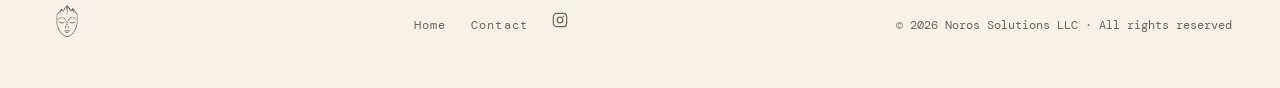
<file: builders-ridge.html>
<!DOCTYPE html>
<html lang="en" data-theme="light">
<head>
<meta charset="UTF-8">
<meta name="viewport" content="width=device-width, initial-scale=1.0">
<meta name="description" content="Builder's Ridge — AI for professionals and small businesses. The Overlook Workshop, The Overlook Course, and Summit Advisory. By Noros Solutions.">
<title>Builder's Ridge · Noros Solutions</title>
<link rel="icon" type="image/png" href="/images/favicon.png">
<link rel="apple-touch-icon" href="/images/apple-touch-icon.png">
<link rel="manifest" href="/manifest.webmanifest">
<meta name="theme-color" content="#ECE7DD">
<meta name="apple-mobile-web-app-title" content="Noros">
<link href="https://fonts.googleapis.com/css2?family=Cormorant+Garamond:ital,wght@0,400;0,600;1,400;1,600&family=DM+Mono:wght@400;500&family=Syne:wght@400;700;800&display=swap" rel="stylesheet">
<link rel="stylesheet" href="tokens.css">
<style>
  :root {
    --accent: var(--ridge-text); --accent-fill: var(--ridge-fill); --on-accent: var(--ridge-ink);
    --ridge-1: var(--peri-deep); --ridge-2: var(--peri-ink); --ridge-3: var(--peri);
  }
  .i {
    width: 1.15em; height: 1.15em; vertical-align: -0.2em;
    fill: none; stroke: currentColor; stroke-width: 1.6;
    stroke-linecap: round; stroke-linejoin: round;
  }
  *, *::before, *::after { box-sizing: border-box; margin: 0; padding: 0; }
  html { scroll-behavior: smooth; }
  body { background: var(--bg); color: var(--text-primary); font-family: 'DM Mono', monospace; font-size: 15px; line-height: 1.7; overflow-x: hidden; }

  nav { position: sticky; top: 0; z-index: 100; display: grid; grid-template-columns: 1fr auto 1fr; align-items: center; padding: 20px 48px; background: var(--nav-bg); backdrop-filter: blur(12px); border-bottom: var(--rule); gap: 16px; }
  .nav-back { grid-column: 1; font-family: 'Syne', sans-serif; font-size: 10px; font-weight: 700; letter-spacing: 0.16em; text-transform: uppercase; color: var(--text-secondary); text-decoration: none; display: flex; align-items: center; gap: 8px; transition: color 0.2s; }
  .nav-back:hover { color: var(--text-primary); }
  @media (max-width: 480px) { .nav-back-rest { display: none; } .nav-back { white-space: nowrap; } }
  .nav-logo { grid-column: 2; display: flex; justify-content: center; }
  .nav-logo img { height: var(--logo-nav-height); width: auto; display: block; }
  .nav-cta { grid-column: 3; justify-self: end; font-family: 'Syne', sans-serif; font-size: 10px; font-weight: 700; letter-spacing: 0.16em; text-transform: uppercase; color: var(--on-accent) !important; background: var(--accent-fill); padding: 10px 20px; border-radius: 2px; text-decoration: none; transition: opacity 0.2s; }
  .nav-cta:hover { opacity: 0.85; }

  .hero { padding: 80px 48px 60px; max-width: 1000px; margin: 0 auto; }
  .hero-eyebrow { font-family: 'Syne', sans-serif; font-size: 11px; font-weight: 700; letter-spacing: 0.22em; text-transform: uppercase; color: var(--accent); margin-bottom: 20px; }
  .hero-headline { font-family: 'Cormorant Garamond', serif; font-size: clamp(36px, 5vw, 60px); font-weight: 600; line-height: 1.05; color: var(--text-primary); margin-bottom: 20px; }
  .hero-headline em { font-style: italic; color: var(--accent); }
  .hero-sub { font-family: 'Cormorant Garamond', serif; font-size: clamp(16px, 2vw, 19px); font-style: italic; color: var(--text-secondary); max-width: 600px; line-height: 1.6; }

  .mission-strip { background: var(--surface); padding: 48px; border-top: var(--rule); border-bottom: var(--rule); }
  .mission-strip-inner { max-width: 1000px; margin: 0 auto; }
  .mission-strip p { font-family: 'Cormorant Garamond', serif; font-size: clamp(18px, 2.2vw, 22px); line-height: 1.6; color: var(--text-primary); }
  .mission-strip strong { font-style: italic; color: var(--accent); font-weight: 400; }

  .offerings { max-width: 1000px; margin: 0 auto; padding: 80px 48px; }
  .section-eyebrow { font-family: 'Syne', sans-serif; font-size: 11px; font-weight: 700; letter-spacing: 0.22em; text-transform: uppercase; color: var(--accent); margin-bottom: 16px; }
  .section-title { font-family: 'Cormorant Garamond', serif; font-size: clamp(28px, 3.5vw, 42px); font-weight: 600; line-height: 1.1; color: var(--text-primary); margin-bottom: 48px; }
  .section-title em { font-style: italic; color: var(--accent); }

  .card-grid { display: grid; grid-template-columns: repeat(3, 1fr); gap: 2px; background: var(--border-soft); }
  .ridge-card { background: var(--surface); padding: 36px 32px; text-decoration: none; color: inherit; display: flex; flex-direction: column; position: relative; overflow: hidden; transition: background 0.3s; border-top: 3px solid transparent; }
  .ridge-card:hover { background: var(--bg); }
  .ridge-card.c1 { border-top-color: var(--ridge-1); }
  .ridge-card.c2 { border-top-color: var(--ridge-2); }
  .ridge-card.c3 { border-top-color: var(--ridge-3); }
  .ridge-badge { position: absolute; top: 0; right: 24px; font-family: 'Syne', sans-serif; font-size: 9px; font-weight: 700; letter-spacing: 0.14em; text-transform: uppercase; padding: 4px 10px; border-radius: 0 0 6px 6px; background: var(--pop-fill); color: var(--pop-ink); }
  .ridge-badge.soon { background: var(--text-muted); }
  .ridge-eyebrow { font-family: 'Syne', sans-serif; font-size: 9px; font-weight: 700; letter-spacing: 0.2em; text-transform: uppercase; margin-bottom: 16px; display: flex; align-items: center; gap: 8px; }
  .ridge-eyebrow.c1 { color: var(--accent); }
  .ridge-eyebrow.c2 { color: var(--accent); }
  .ridge-eyebrow.c3 { color: var(--accent); }
  .ridge-dot { width: 6px; height: 6px; border-radius: 50%; flex-shrink: 0; }
  .ridge-dot.c1 { background: var(--ridge-1); }
  .ridge-dot.c2 { background: var(--ridge-2); }
  .ridge-dot.c3 { background: var(--ridge-3); }
  .ridge-name { font-family: 'Cormorant Garamond', serif; font-size: clamp(22px, 2.5vw, 30px); font-weight: 600; line-height: 1.0; color: var(--text-primary); margin-bottom: 8px; }
  .ridge-tagline { font-family: 'Cormorant Garamond', serif; font-style: italic; font-size: 15px; color: var(--text-secondary); margin-bottom: 20px; line-height: 1.5; flex: 1; }
  .ridge-audience { font-size: 11px; color: var(--text-muted); line-height: 1.6; margin-bottom: 24px; }
  .ridge-price { font-family: 'Cormorant Garamond', serif; font-size: 26px; font-weight: 600; margin-bottom: 4px; }
  .ridge-price.c1 { color: var(--accent); }
  .ridge-price.c2 { color: var(--accent); }
  .ridge-price.c3 { color: var(--accent); }
  .ridge-price-note { font-size: 11px; color: var(--text-muted); margin-bottom: 20px; }
  .ridge-cta { font-family: 'Syne', sans-serif; font-size: 10px; font-weight: 700; letter-spacing: 0.14em; text-transform: uppercase; display: inline-flex; align-items: center; gap: 8px; transition: gap 0.2s; }
  .ridge-cta.c1 { color: var(--accent); }
  .ridge-cta.c2 { color: var(--accent); }
  .ridge-cta.c3 { color: var(--accent); }
  .ridge-card:hover .ridge-cta { gap: 14px; }

  footer { background: var(--surface); padding: 40px 48px; display: flex; justify-content: space-between; align-items: center; border-top: var(--rule); flex-wrap: wrap; gap: 20px; }
  .footer-logo img { height: 38px; width: auto; }
  .footer-links { display: flex; gap: 24px; list-style: none; flex-wrap: wrap; }
  .footer-links a { font-size: 12px; letter-spacing: 0.1em; color: var(--text-muted); text-decoration: none; transition: color 0.2s; }
  .footer-links a:hover { color: var(--text-secondary); }
  .footer-copy { font-size: 12px; color: var(--text-muted); }

  @media (max-width: 900px) {
    .card-grid { grid-template-columns: 1fr; }
  }
  @media (max-width: 640px) {
    nav { padding: 16px 24px; gap: 12px; }
    .hero { padding: 56px 24px 40px; }
    .mission-strip { padding: 32px 24px; }
    .offerings { padding: 56px 24px; }
    footer { flex-direction: column; align-items: flex-start; padding: 32px 24px; }
  }
  .ridge-more { margin-top: 32px; font-family: 'Cormorant Garamond', serif; font-size: 18px; font-style: italic; color: var(--text-secondary); line-height: 1.6; }
  .ridge-more a { color: var(--accent); }
</style>
</head>
<body>
<!-- Line icons: drawn, because Syne / DM Mono / Cormorant have no arrow, check or symbol glyphs -->
<svg width="0" height="0" style="position:absolute" aria-hidden="true">
  <defs>
    <symbol id="i-flow" viewBox="0 0 24 24"><circle cx="5" cy="6" r="2.2"/><circle cx="19" cy="6" r="2.2"/><circle cx="12" cy="18" r="2.2"/><path d="M7.2 6h9.6M6.2 7.9l4.7 8.2M17.8 7.9l-4.7 8.2"/></symbol>
    <symbol id="i-chat" viewBox="0 0 24 24"><path d="M4 5h16v10H10l-4 4v-4H4z"/><path d="M8 9h8M8 12h5"/></symbol>
    <symbol id="i-code" viewBox="0 0 24 24"><path d="M8 7l-5 5 5 5M16 7l5 5-5 5M13.5 5l-3 14"/></symbol>
    <symbol id="i-compass" viewBox="0 0 24 24"><circle cx="12" cy="12" r="9"/><path d="M15.5 8.5l-2 5-5 2 2-5z"/></symbol>
    <symbol id="i-funnel" viewBox="0 0 24 24"><path d="M3 5h18l-7 8v6l-4-2v-4z"/></symbol>
    <symbol id="i-book" viewBox="0 0 24 24"><path d="M12 6.5C10 5 7 4.5 3 5v13c4-.5 7 0 9 1.5 2-1.5 5-2 9-1.5V5c-4-.5-7 0-9 1.5zM12 6.5v13"/></symbol>
    <symbol id="i-check" viewBox="0 0 24 24"><path d="M4.5 12.5l4.5 4.5L19.5 6.5"/></symbol>
    <symbol id="i-x" viewBox="0 0 24 24"><path d="M6.5 6.5l11 11M17.5 6.5l-11 11"/></symbol>
    <symbol id="i-arrow-r" viewBox="0 0 24 24"><path d="M4 12h15M13 6l6 6-6 6"/></symbol>
    <symbol id="i-arrow-l" viewBox="0 0 24 24"><path d="M20 12H5M11 6l-6 6 6 6"/></symbol>
  </defs>
</svg>

<nav>
  <a href="index.html" class="nav-back"><span><svg class="i" aria-hidden="true"><use href="#i-arrow-l"/></svg> Noros<span class="nav-back-rest"> Solutions</span></span></a>
  <a href="index.html" class="nav-logo">
    <img src="/images/noros-logo.png" alt="Noros Solutions">
  </a>
  <a href="mailto:hello@noros.life" class="nav-cta">Get in touch</a>
</nav>

<section class="hero">
  <div class="hero-eyebrow">Builder's Ridge</div>
  <h1 class="hero-headline">AI-powered paths<br>for <em>those building something real.</em></h1>
  <p class="hero-sub">For professionals, solopreneurs and small businesses. Start with one hands-on workshop, go deeper with a four-week course, or have it built for you.</p>
</section>

<section class="mission-strip">
  <div class="mission-strip-inner">
    <p>Whether you want AI set up for your business this month, want to build your own tools, or want someone to build them for you, there's a path here built for <strong>exactly where you are</strong>, not where you're supposed to be.</p>
  </div>
</section>

<section class="offerings">
  <div class="section-eyebrow">Three ways in</div>
  <h2 class="section-title">Where are you<br><em>starting from?</em></h2>

  <div class="card-grid">

    <a href="overlook.html#workshop" class="ridge-card c3">
      <div class="ridge-badge">Dates coming soon</div>
      <div class="ridge-eyebrow c3">
        <span class="ridge-dot c3"></span>
        The Overlook Workshop · Start here
      </div>
      <div class="ridge-name">The Overlook Workshop</div>
      <div class="ridge-tagline">One hands-on hour. AI set up for your business.</div>
      <div class="ridge-audience">Leave with three things you built: Claude knowing your work, a tool from your own files, and a skill that follows your process. Any laptop, nothing to install.</div>
      <div class="ridge-price c3">$97</div>
      <div class="ridge-price-note">Comes off the course if you go further.</div>
      <span class="ridge-cta c3">See the workshop <svg class="i" aria-hidden="true"><use href="#i-arrow-r"/></svg></span>
    </a>

    <a href="overlook.html#course" class="ridge-card c1">
      <div class="ridge-badge">Enrolling now</div>
      <div class="ridge-eyebrow c1">
        <span class="ridge-dot c1"></span>
        The Overlook Course · Ready to build
      </div>
      <div class="ridge-name">The Overlook Course</div>
      <div class="ridge-tagline">Four weeks to your own AI tools, agents and automations.</div>
      <div class="ridge-audience">For solopreneurs, career-changers and small business owners who want to build, not just use, without a CS degree. First Tracks included.</div>
      <div class="ridge-price c1">$497</div>
      <div class="ridge-price-note">Founders price · The founding price closes when Cohort 1 fills.</div>
      <span class="ridge-cta c1">Explore the course <svg class="i" aria-hidden="true"><use href="#i-arrow-r"/></svg></span>
    </a>

    <a href="summit-advisory.html" class="ridge-card c2">
      <div class="ridge-eyebrow c2">
        <span class="ridge-dot c2"></span>
        Summit Advisory · Already running a business
      </div>
      <div class="ridge-name">Summit Advisory</div>
      <div class="ridge-tagline">Custom AI automation and workflow systems — built and deployed for your business.</div>
      <div class="ridge-audience">For small business owners who want done-with-you AI implementation. Selective engagements, by application only.</div>
      <div class="ridge-price c2">By scope</div>
      <div class="ridge-price-note">Custom engagements · Application required</div>
      <span class="ridge-cta c2">Request a consultation <svg class="i" aria-hidden="true"><use href="#i-arrow-r"/></svg></span>
    </a>

  </div>

  <p class="ridge-more">Haven't launched your business yet? <a href="firsttracks.html">First Tracks</a> takes you from idea to open for business in four weeks, and it's included with The Overlook Course.</p>
</section>

<footer>
  <a href="index.html" class="footer-logo">
    <img src="/images/noros-logo.png" alt="Noros Solutions">
  </a>
  <ul class="footer-links">
    <li><a href="index.html">Home</a></li>
    <li><a href="mailto:hello@noros.life">Contact</a></li>
    <li>
      <a href="https://instagram.com/noros.life" target="_blank" rel="noopener" aria-label="Noros Solutions on Instagram" style="display:flex; align-items:center;">
        <svg width="16" height="16" viewBox="0 0 24 24" fill="none" xmlns="http://www.w3.org/2000/svg">
          <rect x="2" y="2" width="20" height="20" rx="5" stroke="currentColor" stroke-width="1.8"/>
          <circle cx="12" cy="12" r="4.2" stroke="currentColor" stroke-width="1.8"/>
          <circle cx="17.3" cy="6.7" r="1.1" fill="currentColor"/>
        </svg>
      </a>
    </li>
  </ul>
  <div class="footer-copy">© 2026 Noros Solutions LLC · All rights reserved</div>
</footer>

</body>
</html>
</file>
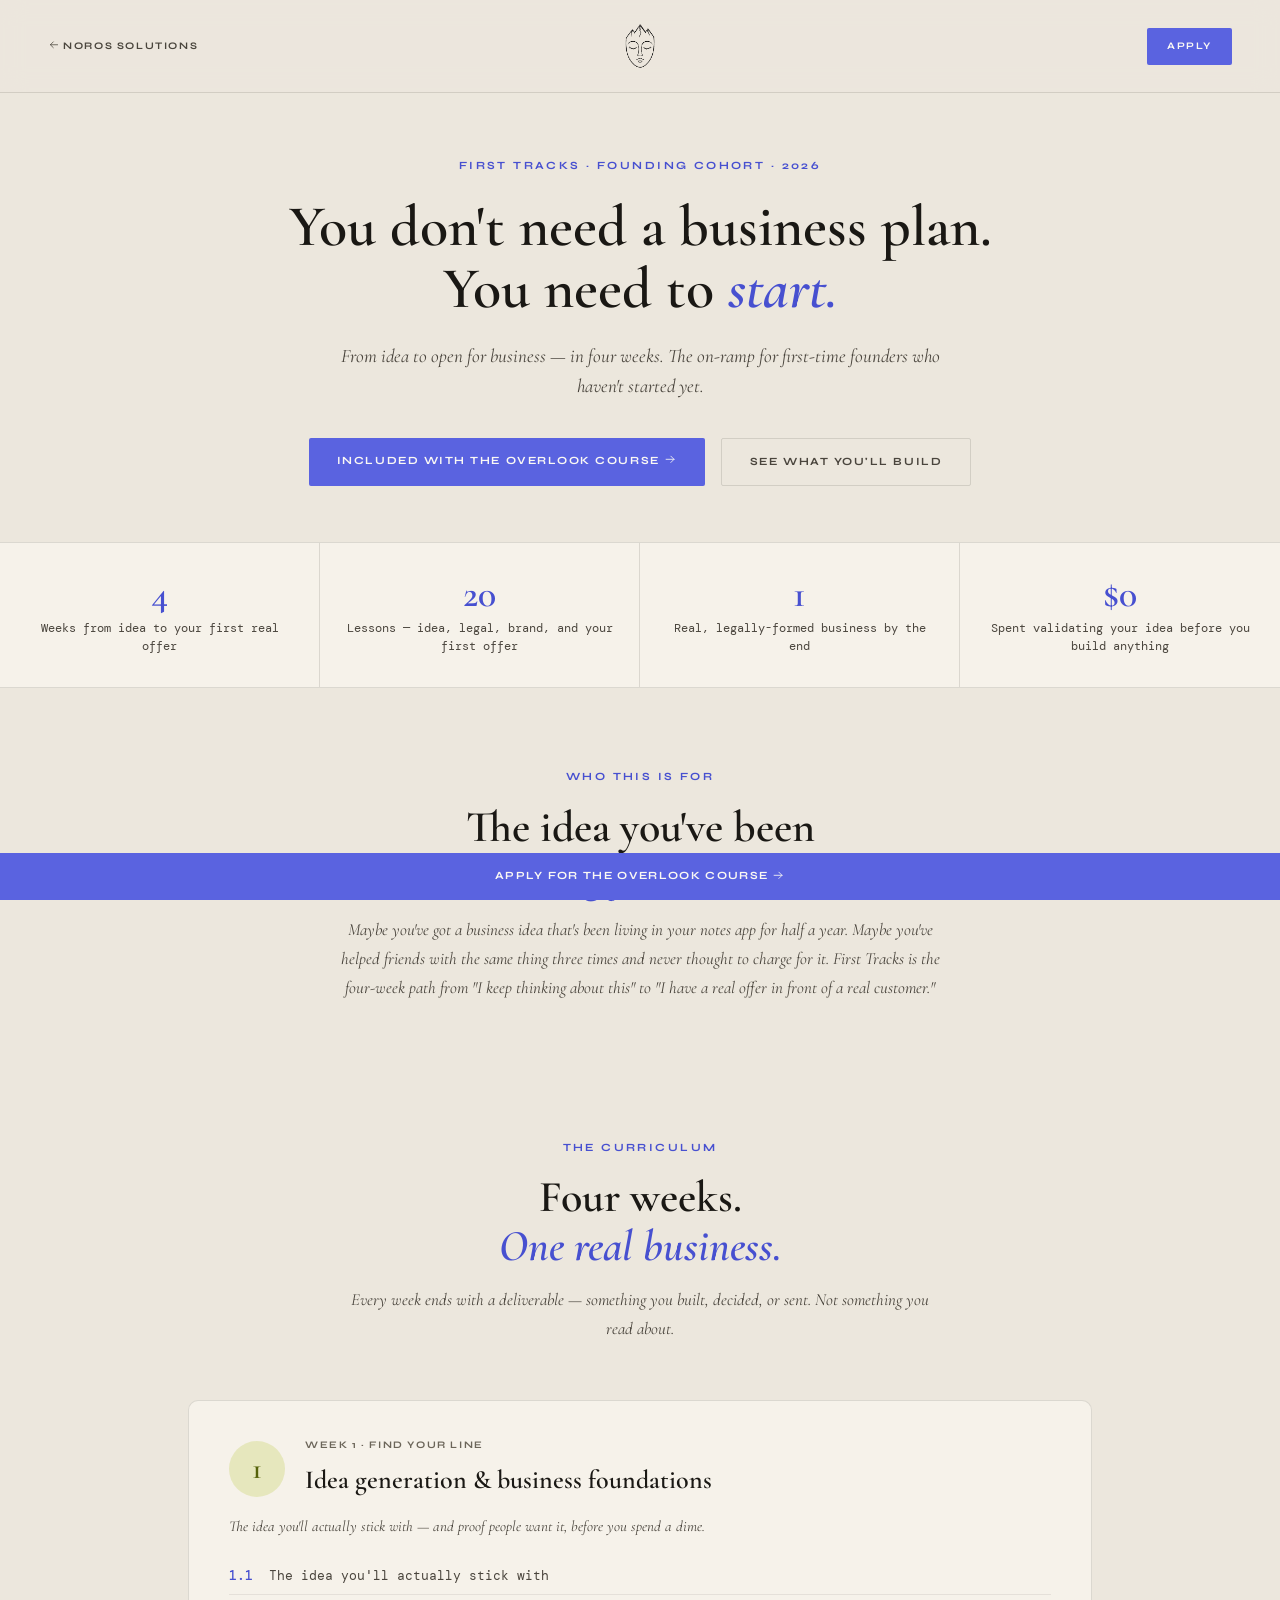
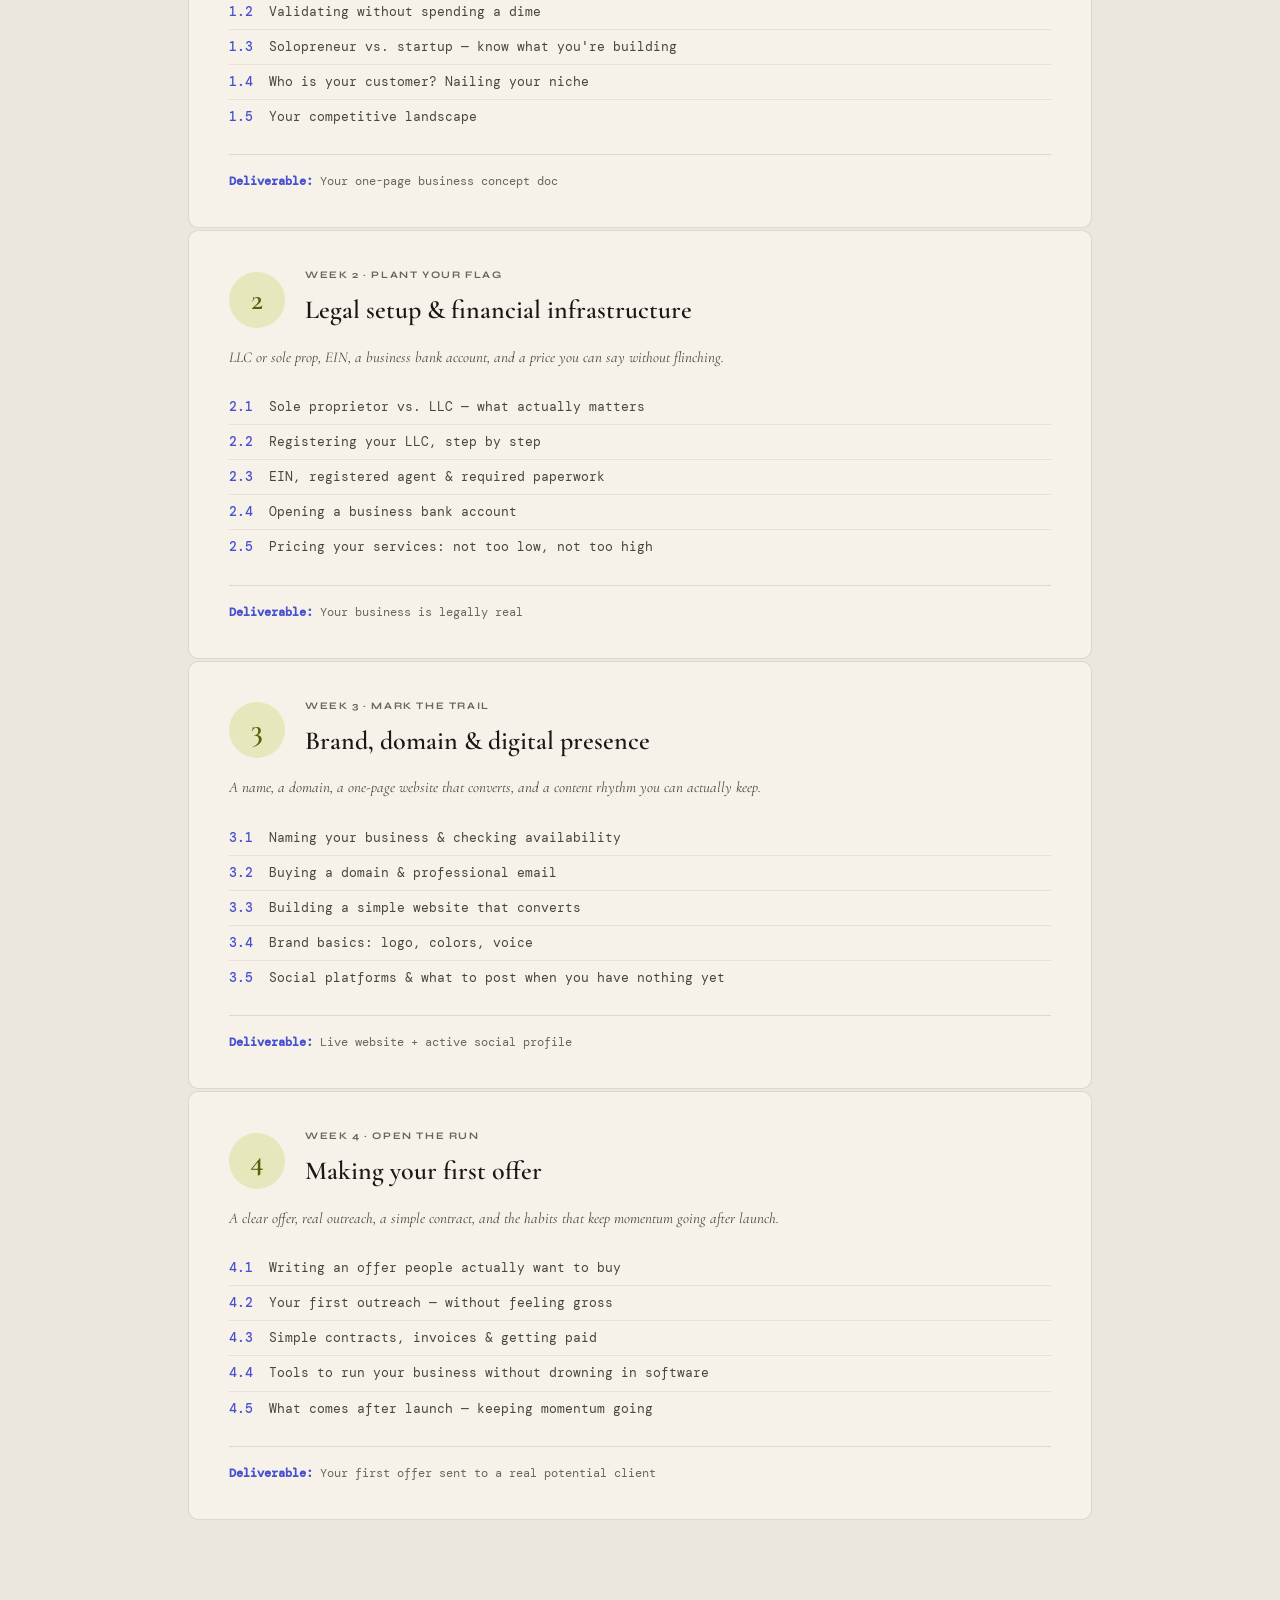
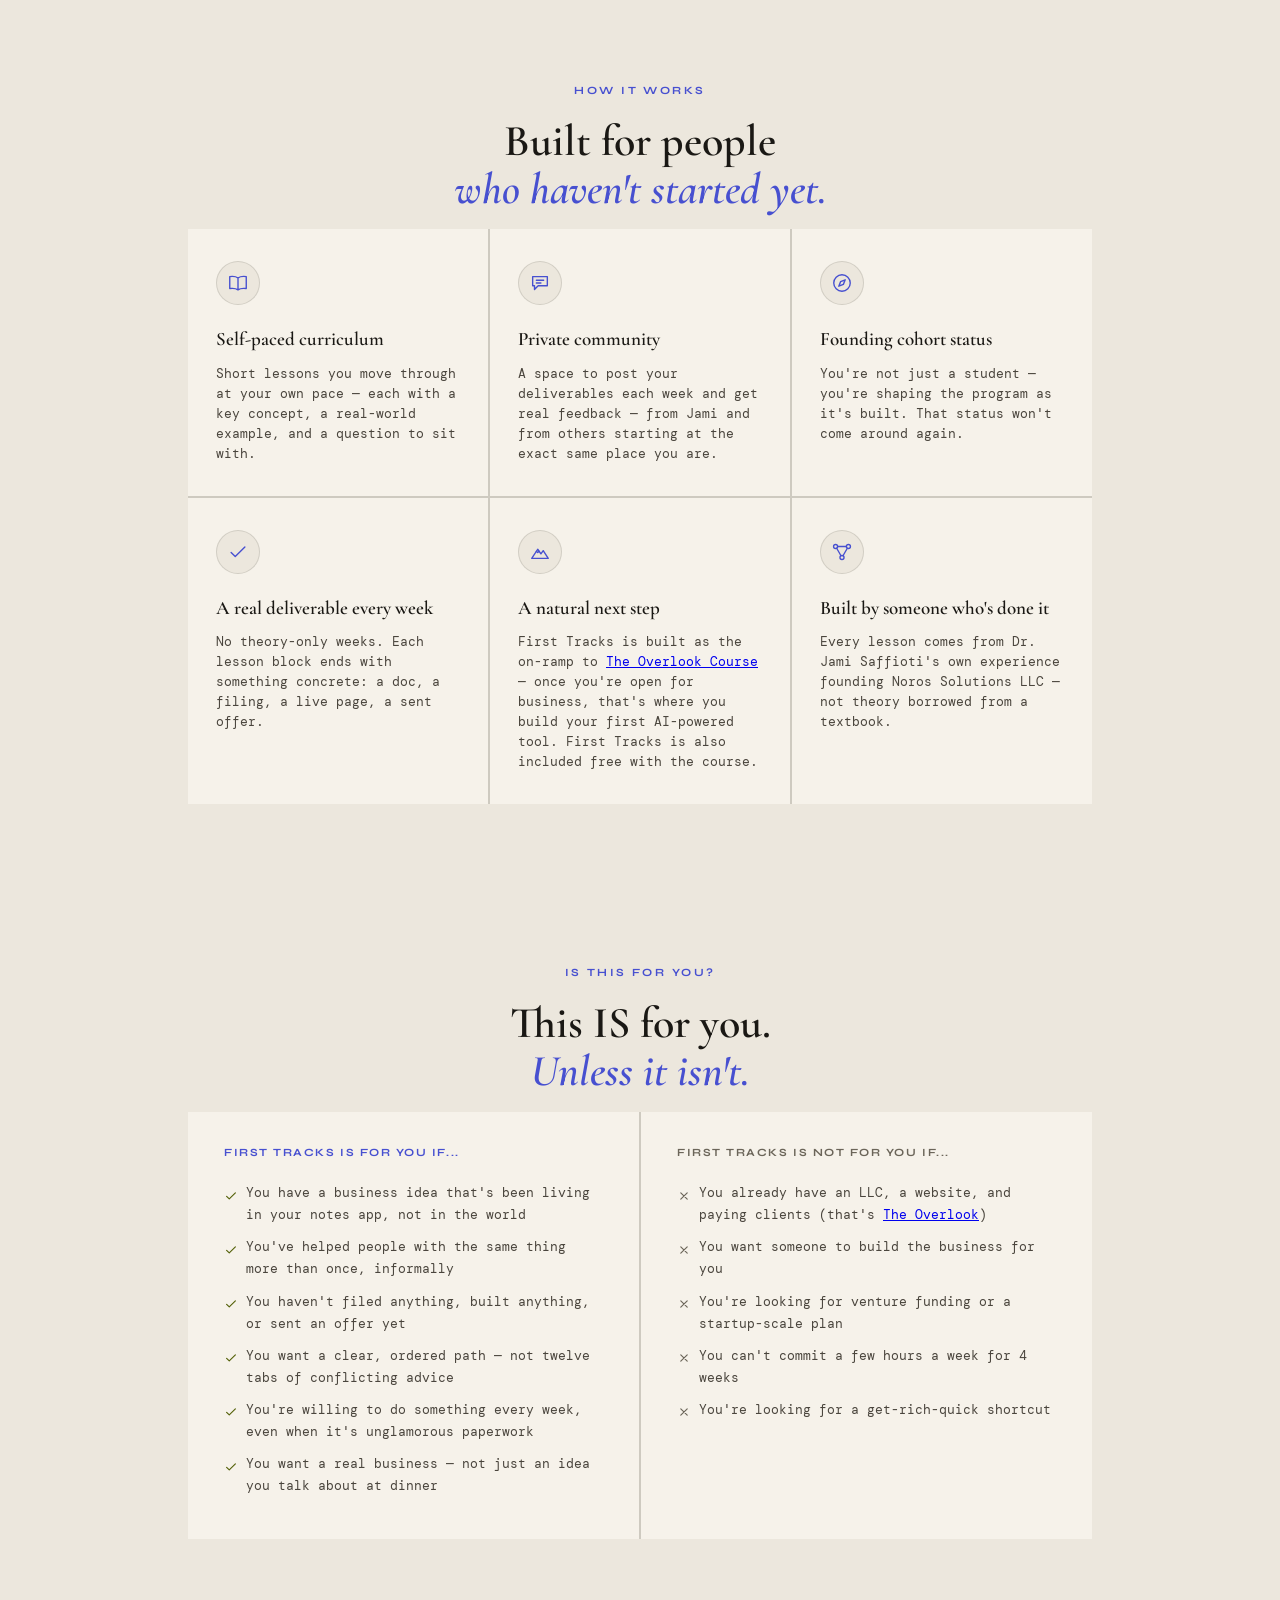
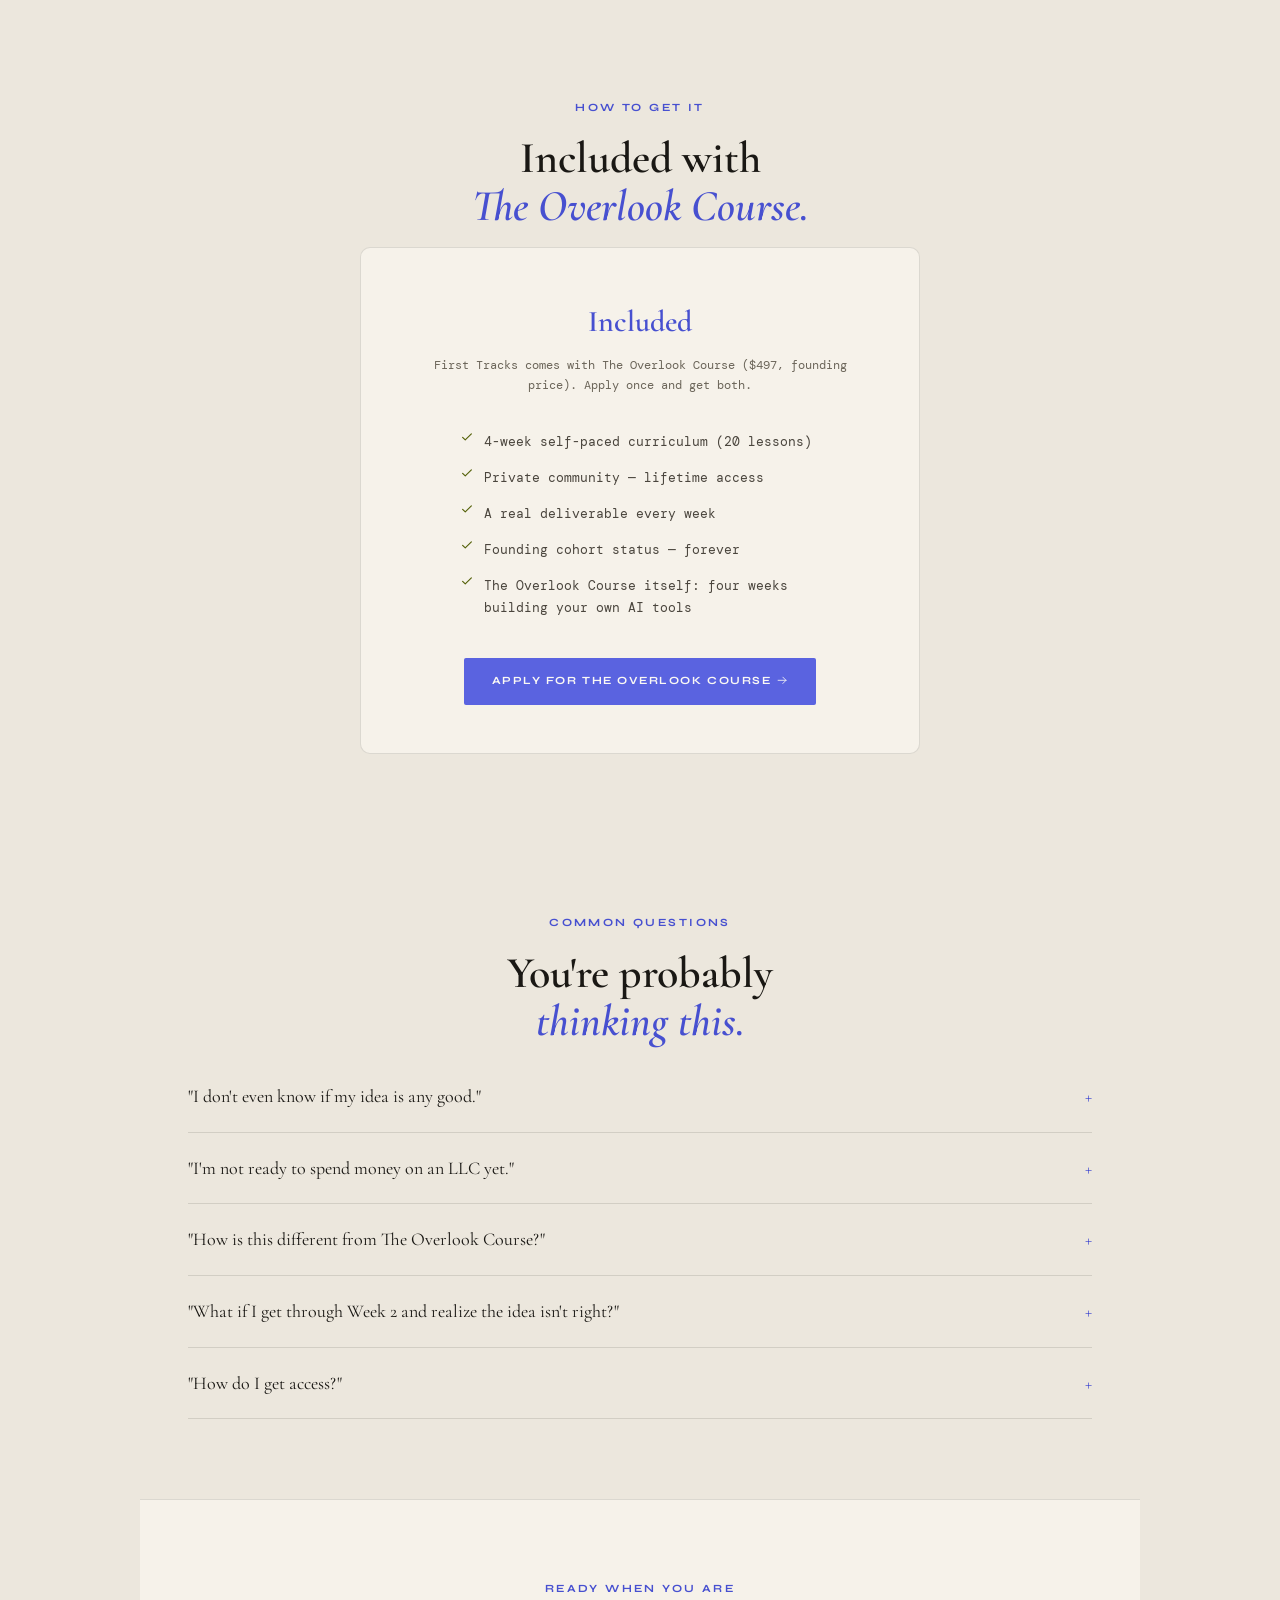
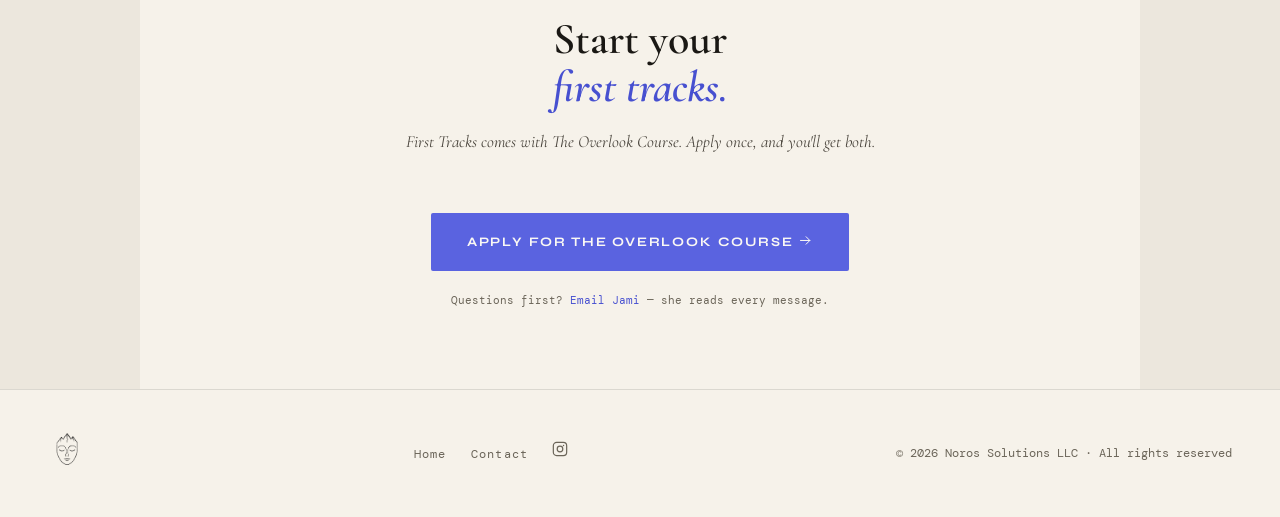
<file: firsttracks.html>
<!DOCTYPE html>
<html lang="en" data-theme="light">
<head>
<meta charset="UTF-8">
<meta name="viewport" content="width=device-width, initial-scale=1.0">
<meta name="description" content="First Tracks — From idea to open for business, in four weeks. A founding-cohort program for first-time founders. By Noros Solutions.">
<title>First Tracks · Noros Solutions</title>
<link rel="icon" type="image/png" href="/images/favicon.png">
<link rel="apple-touch-icon" href="/images/apple-touch-icon.png">
<link rel="manifest" href="/manifest.webmanifest">
<meta name="theme-color" content="#ECE7DD">
<meta name="apple-mobile-web-app-title" content="Noros">
<link href="https://fonts.googleapis.com/css2?family=Cormorant+Garamond:ital,wght@0,400;0,600;1,400;1,600&family=DM+Mono:wght@400;500&family=Syne:wght@400;700;800&display=swap" rel="stylesheet">
<link rel="stylesheet" href="tokens.css">
<style>
  :root {
    --accent: var(--ridge-text); --accent-fill: var(--ridge-fill); --on-accent: var(--ridge-ink);
  }
  .i {
    width: 1.15em; height: 1.15em; vertical-align: -0.2em;
    fill: none; stroke: currentColor; stroke-width: 1.6;
    stroke-linecap: round; stroke-linejoin: round;
  }
  *, *::before, *::after { box-sizing: border-box; margin: 0; padding: 0; }
  html { scroll-behavior: smooth; }
  body { background: var(--bg); color: var(--text-primary); font-family: 'DM Mono', monospace; font-size: 15px; line-height: 1.7; overflow-x: hidden; }

  nav { position: sticky; top: 0; z-index: 100; display: grid; grid-template-columns: 1fr auto 1fr; align-items: center; padding: 20px 48px; background: var(--nav-bg); backdrop-filter: blur(12px); border-bottom: var(--rule); gap: 16px; }
  .nav-back { grid-column: 1; font-family: 'Syne', sans-serif; font-size: 10px; font-weight: 700; letter-spacing: 0.16em; text-transform: uppercase; color: var(--text-secondary); text-decoration: none; display: flex; align-items: center; gap: 8px; transition: color 0.2s; }
  .nav-back:hover { color: var(--text-primary); }
  @media (max-width: 480px) { .nav-back-rest { display: none; } .nav-back { white-space: nowrap; } }
  .nav-logo { grid-column: 2; display: flex; justify-content: center; }
  .nav-logo img { height: var(--logo-nav-height); width: auto; display: block; }
  .nav-cta { grid-column: 3; justify-self: end; font-family: 'Syne', sans-serif; font-size: 10px; font-weight: 700; letter-spacing: 0.16em; text-transform: uppercase; color: var(--on-accent) !important; background: var(--accent-fill); padding: 10px 20px; border-radius: 2px; text-decoration: none; transition: opacity 0.2s; }
  .nav-cta:hover { opacity: 0.85; }

  .hero { padding: 64px 48px 56px; max-width: 1000px; margin: 0 auto; text-align: center; }
  .hero-eyebrow { font-family: 'Syne', sans-serif; font-size: 11px; font-weight: 700; letter-spacing: 0.22em; text-transform: uppercase; color: var(--accent); margin-bottom: 20px; }
  .hero-headline { font-family: 'Cormorant Garamond', serif; font-size: clamp(34px, 5vw, 58px); font-weight: 600; line-height: 1.08; color: var(--text-primary); margin-bottom: 20px; }
  .hero-headline em { font-style: italic; color: var(--accent); }
  .hero-sub { font-family: 'Cormorant Garamond', serif; font-size: clamp(16px, 2vw, 19px); font-style: italic; color: var(--text-secondary); max-width: 600px; margin: 0 auto 36px; line-height: 1.6; }
  .hero-ctas { display: flex; gap: 16px; justify-content: center; flex-wrap: wrap; }
  .btn-primary { font-family: 'Syne', sans-serif; font-size: 11px; font-weight: 700; letter-spacing: 0.14em; text-transform: uppercase; background: var(--accent-fill); color: var(--on-accent); padding: 14px 28px; border-radius: 2px; text-decoration: none; transition: opacity 0.2s; }
  .btn-primary:hover { opacity: 0.85; }
  .btn-secondary { font-family: 'Syne', sans-serif; font-size: 11px; font-weight: 700; letter-spacing: 0.14em; text-transform: uppercase; border: var(--rule); color: var(--text-secondary); padding: 14px 28px; border-radius: 2px; text-decoration: none; transition: all 0.2s; }
  .btn-secondary:hover { color: var(--text-primary); border-color: var(--text-primary); }

  .stat-strip { display: grid; grid-template-columns: repeat(4, 1fr); border-top: var(--rule); border-bottom: var(--rule); background: var(--surface); }
  .stat-cell { padding: 32px 24px; text-align: center; border-right: var(--rule); }
  .stat-cell:last-child { border-right: none; }
  .stat-num { font-family: 'Cormorant Garamond', serif; font-size: 38px; font-weight: 600; color: var(--accent); line-height: 1; margin-bottom: 6px; }
  .stat-label { font-size: 12px; color: var(--text-secondary); line-height: 1.5; }

  .section { max-width: 1000px; margin: 0 auto; padding: 80px 48px; }
  .section-eyebrow { font-family: 'Syne', sans-serif; font-size: 11px; font-weight: 700; letter-spacing: 0.22em; text-transform: uppercase; color: var(--accent); margin-bottom: 16px; text-align: center; }
  .section-title { font-family: 'Cormorant Garamond', serif; font-size: clamp(28px, 4vw, 44px); font-weight: 600; line-height: 1.1; color: var(--text-primary); margin-bottom: 16px; text-align: center; }
  .section-title em { font-style: italic; color: var(--accent); }
  .section-intro { font-family: 'Cormorant Garamond', serif; font-style: italic; font-size: 17px; color: var(--text-secondary); text-align: center; max-width: 600px; margin: 0 auto 56px; line-height: 1.7; }

  /* Curriculum */
  .week-block { border: var(--rule); border-radius: 10px; margin-bottom: 2px; padding: 36px 40px; background: var(--surface); }
  .week-top { display: flex; align-items: center; gap: 20px; margin-bottom: 8px; flex-wrap: wrap; }
  .week-num { font-family: 'Cormorant Garamond', serif; font-size: 30px; font-weight: 600; color: var(--pop-text); line-height: 1; width: 56px; height: 56px; border-radius: 50%; background: var(--pop-wash); display: flex; align-items: center; justify-content: center; flex-shrink: 0; }
  .week-heading { }
  .week-label { font-family: 'Syne', sans-serif; font-size: 10px; font-weight: 700; letter-spacing: 0.16em; text-transform: uppercase; color: var(--text-muted); margin-bottom: 4px; }
  .week-name { font-family: 'Cormorant Garamond', serif; font-size: 26px; font-weight: 600; color: var(--text-primary); }
  .week-tagline { font-family: 'Cormorant Garamond', serif; font-style: italic; font-size: 15px; color: var(--text-secondary); margin: 12px 0 20px; }
  .lesson-list { list-style: none; margin-bottom: 20px; }
  .lesson-list li { font-size: 13px; color: var(--text-secondary); padding: 6px 0; border-bottom: 1px solid var(--grid-gap); }
  .lesson-list li:last-child { border-bottom: none; }
  .lesson-list li strong { color: var(--accent); font-weight: 500; margin-right: 8px; }
  .week-deliverable { font-size: 12px; color: var(--text-muted); border-top: var(--rule); padding-top: 16px; }
  .week-deliverable strong { color: var(--accent); }

  /* Feature grid */
  .feature-grid { display: grid; grid-template-columns: repeat(3, 1fr); gap: 2px; background: var(--border-soft); }
  .feature-card { background: var(--surface); padding: 32px 28px; }
  .feature-icon {
    width: 44px; height: 44px; border-radius: 50%; margin-bottom: 18px;
    display: flex; align-items: center; justify-content: center;
    color: var(--accent); background: var(--bg); border: var(--rule);
  }
  .feature-icon .i { width: 22px; height: 22px; stroke-width: 1.5; }
  .feature-title { font-family: 'Cormorant Garamond', serif; font-size: 19px; font-weight: 600; color: var(--text-primary); margin-bottom: 8px; }
  .feature-desc { font-size: 12.5px; color: var(--text-secondary); line-height: 1.6; }

  /* For you / not for you */
  .fit-grid { display: grid; grid-template-columns: 1fr 1fr; gap: 2px; background: var(--border-soft); }
  .fit-col { background: var(--surface); padding: 32px 36px; }
  .fit-col h3 { font-family: 'Syne', sans-serif; font-size: 11px; font-weight: 700; letter-spacing: 0.14em; text-transform: uppercase; margin-bottom: 20px; }
  .fit-col.yes h3 { color: var(--accent); }
  .fit-col.no h3 { color: var(--text-muted); }
  .fit-col ul { list-style: none; }
  .fit-col li { font-size: 13px; color: var(--text-secondary); line-height: 1.7; margin-bottom: 10px; padding-left: 22px; position: relative; }
  .fit-col li .i, .price-includes li .i { position: absolute; left: 0; top: 0.5em; width: 14px; height: 14px; stroke-width: 2; }
  .fit-col.yes li .i { color: var(--pop-text); }
  .fit-col.no li .i { color: var(--text-muted); }

  /* Pricing */
  .price-box { border: var(--rule); border-radius: 10px; background: var(--surface); padding: 48px; text-align: center; max-width: 560px; margin: 0 auto; }
  .price-num { font-family: 'Cormorant Garamond', serif; font-size: 30px; font-weight: 600; color: var(--accent); margin-bottom: 8px; }
  .price-note { font-size: 12px; color: var(--text-muted); margin-bottom: 28px; }
  .price-includes { list-style: none; text-align: left; max-width: 360px; margin: 0 auto 32px; }
  .price-includes li { font-size: 13px; color: var(--text-secondary); padding: 7px 0; padding-left: 24px; position: relative; }
  .price-includes li .i { color: var(--pop-text); }

  /* FAQ */
  .faq-item { border-bottom: var(--rule); padding: 20px 0; }
  .faq-q { font-family: 'Cormorant Garamond', serif; font-size: 18px; color: var(--text-primary); cursor: pointer; display: flex; justify-content: space-between; align-items: center; }
  .faq-a { font-size: 13px; color: var(--text-secondary); line-height: 1.7; margin-top: 12px; display: none; }
  .faq-item.open .faq-a { display: block; }
  .faq-toggle { color: var(--accent); font-size: 18px; }

  /* Apply form */
  #apply { background: var(--surface); border-top: var(--rule); }
  .apply-form { display: flex; flex-direction: column; gap: 16px; max-width: 600px; margin: 0 auto; }
  .form-row { display: grid; grid-template-columns: 1fr 1fr; gap: 16px; }
  .form-group { display: flex; flex-direction: column; gap: 6px; }
  .form-label { font-family: 'Syne', sans-serif; font-size: 9px; font-weight: 700; letter-spacing: 0.16em; text-transform: uppercase; color: var(--text-secondary); }
  .form-input, .form-textarea, .form-select { background: var(--bg); border: var(--rule); color: var(--text-primary); font-family: 'DM Mono', monospace; font-size: 13px; padding: 12px 16px; border-radius: 6px; outline: none; transition: border-color 0.2s; width: 100%; }
  .form-input:focus, .form-textarea:focus, .form-select:focus { border-color: var(--accent-fill); }
  .form-select option { background: var(--surface); }
  .form-textarea { resize: vertical; min-height: 90px; }
  .form-submit { font-family: 'Syne', sans-serif; font-size: 11px; font-weight: 700; letter-spacing: 0.16em; text-transform: uppercase; background: var(--accent-fill); color: var(--on-accent); border: none; padding: 16px 28px; border-radius: 2px; cursor: pointer; transition: opacity 0.2s; }
  .form-submit:hover { opacity: 0.85; }
  .form-note { font-size: 11px; color: var(--text-muted); text-align: center; }

  footer { background: var(--surface); padding: 40px 48px; display: flex; justify-content: space-between; align-items: center; border-top: var(--rule); flex-wrap: wrap; gap: 20px; }
  .footer-logo img { height: 38px; width: auto; }
  .footer-links { display: flex; gap: 24px; list-style: none; flex-wrap: wrap; }
  .footer-links a { font-size: 12px; letter-spacing: 0.1em; color: var(--text-muted); text-decoration: none; transition: color 0.2s; }
  .footer-links a:hover { color: var(--text-secondary); }
  .footer-copy { font-size: 12px; color: var(--text-muted); }

  .sticky-cta { position: fixed; bottom: 0; left: 0; right: 0; background: var(--accent-fill); color: var(--on-accent); text-align: center; padding: 14px; font-family: 'Syne', sans-serif; font-size: 11px; font-weight: 700; letter-spacing: 0.12em; text-transform: uppercase; text-decoration: none; z-index: 90; transition: opacity 0.2s; }
  .sticky-cta:hover { opacity: 0.9; }

  @media (max-width: 900px) {
    .stat-strip { grid-template-columns: 1fr 1fr; }
    .feature-grid { grid-template-columns: 1fr; }
    .fit-grid { grid-template-columns: 1fr; }
    .form-row { grid-template-columns: 1fr; }
  }
  @media (max-width: 640px) {
    nav { padding: 16px 24px; gap: 12px; }
    .hero { padding: 48px 24px 40px; }
    .section { padding: 56px 24px; }
    .week-block { padding: 28px 24px; }
    .price-box { padding: 32px 24px; }
    footer { flex-direction: column; align-items: flex-start; padding: 32px 24px; }
    body { padding-bottom: 56px; }
  }
</style>
</head>
<body>
<!-- Line icons: drawn, because Syne / DM Mono / Cormorant have no arrow, check or symbol glyphs -->
<svg width="0" height="0" style="position:absolute" aria-hidden="true">
  <defs>
    <symbol id="i-flow" viewBox="0 0 24 24"><circle cx="5" cy="6" r="2.2"/><circle cx="19" cy="6" r="2.2"/><circle cx="12" cy="18" r="2.2"/><path d="M7.2 6h9.6M6.2 7.9l4.7 8.2M17.8 7.9l-4.7 8.2"/></symbol>
    <symbol id="i-chat" viewBox="0 0 24 24"><path d="M4 5h16v10H10l-4 4v-4H4z"/><path d="M8 9h8M8 12h5"/></symbol>
    <symbol id="i-code" viewBox="0 0 24 24"><path d="M8 7l-5 5 5 5M16 7l5 5-5 5M13.5 5l-3 14"/></symbol>
    <symbol id="i-compass" viewBox="0 0 24 24"><circle cx="12" cy="12" r="9"/><path d="M15.5 8.5l-2 5-5 2 2-5z"/></symbol>
    <symbol id="i-funnel" viewBox="0 0 24 24"><path d="M3 5h18l-7 8v6l-4-2v-4z"/></symbol>
    <symbol id="i-book" viewBox="0 0 24 24"><path d="M12 6.5C10 5 7 4.5 3 5v13c4-.5 7 0 9 1.5 2-1.5 5-2 9-1.5V5c-4-.5-7 0-9 1.5zM12 6.5v13"/></symbol>
    <symbol id="i-check" viewBox="0 0 24 24"><path d="M4.5 12.5l4.5 4.5L19.5 6.5"/></symbol>
    <symbol id="i-x" viewBox="0 0 24 24"><path d="M6.5 6.5l11 11M17.5 6.5l-11 11"/></symbol>
    <symbol id="i-arrow-r" viewBox="0 0 24 24"><path d="M4 12h15M13 6l6 6-6 6"/></symbol>
    <symbol id="i-arrow-l" viewBox="0 0 24 24"><path d="M20 12H5M11 6l-6 6 6 6"/></symbol>
    <symbol id="i-mountain" viewBox="0 0 24 24"><path d="M3 19l6.5-10 3.5 5 2.5-3.5L21 19z"/><path d="M8 11.3l1.5 1.2 1.5-1.4"/></symbol>
  </defs>
</svg>

<nav>
  <a href="index.html" class="nav-back"><span><svg class="i" aria-hidden="true"><use href="#i-arrow-l"/></svg> Noros<span class="nav-back-rest"> Solutions</span></span></a>
  <a href="index.html" class="nav-logo">
    <img src="/images/noros-logo.png" alt="Noros Solutions">
  </a>
  <a href="overlook.html#apply" class="nav-cta">Apply</a>
</nav>

<section class="hero">
  <div class="hero-eyebrow">First Tracks · Founding Cohort · 2026</div>
  <h1 class="hero-headline">You don't need a business plan.<br>You need to <em>start.</em></h1>
  <p class="hero-sub">From idea to open for business — in four weeks. The on-ramp for first-time founders who haven't started yet.</p>
  <div class="hero-ctas">
    <a href="#pricing" class="btn-primary">Included with The Overlook Course <svg class="i" aria-hidden="true"><use href="#i-arrow-r"/></svg></a>
    <a href="#curriculum" class="btn-secondary">See what you'll build</a>
  </div>
</section>

<div class="stat-strip">
  <div class="stat-cell">
    <div class="stat-num">4</div>
    <div class="stat-label">Weeks from idea to your first real offer</div>
  </div>
  <div class="stat-cell">
    <div class="stat-num">20</div>
    <div class="stat-label">Lessons — idea, legal, brand, and your first offer</div>
  </div>
  <div class="stat-cell">
    <div class="stat-num">1</div>
    <div class="stat-label">Real, legally-formed business by the end</div>
  </div>
  <div class="stat-cell">
    <div class="stat-num">$0</div>
    <div class="stat-label">Spent validating your idea before you build anything</div>
  </div>
</div>

<section class="section">
  <div class="section-eyebrow">Who this is for</div>
  <h2 class="section-title">The idea you've been<br><em>circling for months.</em></h2>
  <p class="section-intro">Maybe you've got a business idea that's been living in your notes app for half a year. Maybe you've helped friends with the same thing three times and never thought to charge for it. First Tracks is the four-week path from "I keep thinking about this" to "I have a real offer in front of a real customer."</p>
</section>

<section class="section" id="curriculum" style="padding-top:0;">
  <div class="section-eyebrow">The curriculum</div>
  <h2 class="section-title">Four weeks.<br><em>One real business.</em></h2>
  <p class="section-intro">Every week ends with a deliverable — something you built, decided, or sent. Not something you read about.</p>

  <div class="week-block">
    <div class="week-top">
      <div class="week-num">1</div>
      <div class="week-heading">
        <div class="week-label">Week 1 · Find Your Line</div>
        <div class="week-name">Idea generation &amp; business foundations</div>
      </div>
    </div>
    <p class="week-tagline">The idea you'll actually stick with — and proof people want it, before you spend a dime.</p>
    <ul class="lesson-list">
      <li><strong>1.1</strong> The idea you'll actually stick with</li>
      <li><strong>1.2</strong> Validating without spending a dime</li>
      <li><strong>1.3</strong> Solopreneur vs. startup — know what you're building</li>
      <li><strong>1.4</strong> Who is your customer? Nailing your niche</li>
      <li><strong>1.5</strong> Your competitive landscape</li>
    </ul>
    <div class="week-deliverable"><strong>Deliverable:</strong> Your one-page business concept doc</div>
  </div>

  <div class="week-block">
    <div class="week-top">
      <div class="week-num">2</div>
      <div class="week-heading">
        <div class="week-label">Week 2 · Plant Your Flag</div>
        <div class="week-name">Legal setup &amp; financial infrastructure</div>
      </div>
    </div>
    <p class="week-tagline">LLC or sole prop, EIN, a business bank account, and a price you can say without flinching.</p>
    <ul class="lesson-list">
      <li><strong>2.1</strong> Sole proprietor vs. LLC — what actually matters</li>
      <li><strong>2.2</strong> Registering your LLC, step by step</li>
      <li><strong>2.3</strong> EIN, registered agent &amp; required paperwork</li>
      <li><strong>2.4</strong> Opening a business bank account</li>
      <li><strong>2.5</strong> Pricing your services: not too low, not too high</li>
    </ul>
    <div class="week-deliverable"><strong>Deliverable:</strong> Your business is legally real</div>
  </div>

  <div class="week-block">
    <div class="week-top">
      <div class="week-num">3</div>
      <div class="week-heading">
        <div class="week-label">Week 3 · Mark the Trail</div>
        <div class="week-name">Brand, domain &amp; digital presence</div>
      </div>
    </div>
    <p class="week-tagline">A name, a domain, a one-page website that converts, and a content rhythm you can actually keep.</p>
    <ul class="lesson-list">
      <li><strong>3.1</strong> Naming your business &amp; checking availability</li>
      <li><strong>3.2</strong> Buying a domain &amp; professional email</li>
      <li><strong>3.3</strong> Building a simple website that converts</li>
      <li><strong>3.4</strong> Brand basics: logo, colors, voice</li>
      <li><strong>3.5</strong> Social platforms &amp; what to post when you have nothing yet</li>
    </ul>
    <div class="week-deliverable"><strong>Deliverable:</strong> Live website + active social profile</div>
  </div>

  <div class="week-block">
    <div class="week-top">
      <div class="week-num">4</div>
      <div class="week-heading">
        <div class="week-label">Week 4 · Open the Run</div>
        <div class="week-name">Making your first offer</div>
      </div>
    </div>
    <p class="week-tagline">A clear offer, real outreach, a simple contract, and the habits that keep momentum going after launch.</p>
    <ul class="lesson-list">
      <li><strong>4.1</strong> Writing an offer people actually want to buy</li>
      <li><strong>4.2</strong> Your first outreach — without feeling gross</li>
      <li><strong>4.3</strong> Simple contracts, invoices &amp; getting paid</li>
      <li><strong>4.4</strong> Tools to run your business without drowning in software</li>
      <li><strong>4.5</strong> What comes after launch — keeping momentum going</li>
    </ul>
    <div class="week-deliverable"><strong>Deliverable:</strong> Your first offer sent to a real potential client</div>
  </div>
</section>

<section class="section">
  <div class="section-eyebrow">How it works</div>
  <h2 class="section-title">Built for people<br><em>who haven't started yet.</em></h2>
  <div class="feature-grid">
    <div class="feature-card">
      <div class="feature-icon"><svg class="i" aria-hidden="true"><use href="#i-book"/></svg></div>
      <div class="feature-title">Self-paced curriculum</div>
      <div class="feature-desc">Short lessons you move through at your own pace — each with a key concept, a real-world example, and a question to sit with.</div>
    </div>
    <div class="feature-card">
      <div class="feature-icon"><svg class="i" aria-hidden="true"><use href="#i-chat"/></svg></div>
      <div class="feature-title">Private community</div>
      <div class="feature-desc">A space to post your deliverables each week and get real feedback — from Jami and from others starting at the exact same place you are.</div>
    </div>
    <div class="feature-card">
      <div class="feature-icon"><svg class="i" aria-hidden="true"><use href="#i-compass"/></svg></div>
      <div class="feature-title">Founding cohort status</div>
      <div class="feature-desc">You're not just a student — you're shaping the program as it's built. That status won't come around again.</div>
    </div>
    <div class="feature-card">
      <div class="feature-icon"><svg class="i" aria-hidden="true"><use href="#i-check"/></svg></div>
      <div class="feature-title">A real deliverable every week</div>
      <div class="feature-desc">No theory-only weeks. Each lesson block ends with something concrete: a doc, a filing, a live page, a sent offer.</div>
    </div>
    <div class="feature-card">
      <div class="feature-icon"><svg class="i" aria-hidden="true"><use href="#i-mountain"/></svg></div>
      <div class="feature-title">A natural next step</div>
      <div class="feature-desc">First Tracks is built as the on-ramp to <a href="overlook.html#course">The Overlook Course</a> — once you're open for business, that's where you build your first AI-powered tool. First Tracks is also included free with the course.</div>
    </div>
    <div class="feature-card">
      <div class="feature-icon"><svg class="i" aria-hidden="true"><use href="#i-flow"/></svg></div>
      <div class="feature-title">Built by someone who's done it</div>
      <div class="feature-desc">Every lesson comes from Dr. Jami Saffioti's own experience founding Noros Solutions LLC — not theory borrowed from a textbook.</div>
    </div>
  </div>
</section>

<section class="section">
  <div class="section-eyebrow">Is this for you?</div>
  <h2 class="section-title">This IS for you.<br><em>Unless it isn't.</em></h2>
  <div class="fit-grid">
    <div class="fit-col yes">
      <h3>First Tracks is for you if...</h3>
      <ul>
        <li><svg class="i" aria-hidden="true"><use href="#i-check"/></svg>You have a business idea that's been living in your notes app, not in the world</li>
        <li><svg class="i" aria-hidden="true"><use href="#i-check"/></svg>You've helped people with the same thing more than once, informally</li>
        <li><svg class="i" aria-hidden="true"><use href="#i-check"/></svg>You haven't filed anything, built anything, or sent an offer yet</li>
        <li><svg class="i" aria-hidden="true"><use href="#i-check"/></svg>You want a clear, ordered path — not twelve tabs of conflicting advice</li>
        <li><svg class="i" aria-hidden="true"><use href="#i-check"/></svg>You're willing to do something every week, even when it's unglamorous paperwork</li>
        <li><svg class="i" aria-hidden="true"><use href="#i-check"/></svg>You want a real business — not just an idea you talk about at dinner</li>
      </ul>
    </div>
    <div class="fit-col no">
      <h3>First Tracks is not for you if...</h3>
      <ul>
        <li><svg class="i" aria-hidden="true"><use href="#i-x"/></svg>You already have an LLC, a website, and paying clients (that's <a href="overlook.html">The Overlook</a>)</li>
        <li><svg class="i" aria-hidden="true"><use href="#i-x"/></svg>You want someone to build the business for you</li>
        <li><svg class="i" aria-hidden="true"><use href="#i-x"/></svg>You're looking for venture funding or a startup-scale plan</li>
        <li><svg class="i" aria-hidden="true"><use href="#i-x"/></svg>You can't commit a few hours a week for 4 weeks</li>
        <li><svg class="i" aria-hidden="true"><use href="#i-x"/></svg>You're looking for a get-rich-quick shortcut</li>
      </ul>
    </div>
  </div>
</section>

<section class="section" id="pricing">
  <div class="section-eyebrow">How to get it</div>
  <h2 class="section-title">Included with<br><em>The Overlook Course.</em></h2>
  <div class="price-box">
    <div class="price-num">Included</div>
    <div class="price-note">First Tracks comes with The Overlook Course ($497, founding price). Apply once and get both.</div>
    <ul class="price-includes">
      <li><svg class="i" aria-hidden="true"><use href="#i-check"/></svg>4-week self-paced curriculum (20 lessons)</li>
      <li><svg class="i" aria-hidden="true"><use href="#i-check"/></svg>Private community — lifetime access</li>
      <li><svg class="i" aria-hidden="true"><use href="#i-check"/></svg>A real deliverable every week</li>
      <li><svg class="i" aria-hidden="true"><use href="#i-check"/></svg>Founding cohort status — forever</li>
      <li><svg class="i" aria-hidden="true"><use href="#i-check"/></svg>The Overlook Course itself: four weeks building your own AI tools</li>
    </ul>
    <a href="overlook.html#apply" class="btn-primary" style="display:inline-block;">Apply for The Overlook Course <svg class="i" aria-hidden="true"><use href="#i-arrow-r"/></svg></a>
  </div>
</section>

<section class="section">
  <div class="section-eyebrow">Common questions</div>
  <h2 class="section-title">You're probably<br><em>thinking this.</em></h2>

  <div class="faq-item">
    <div class="faq-q" onclick="this.parentElement.classList.toggle('open')">"I don't even know if my idea is any good."<span class="faq-toggle">+</span></div>
    <div class="faq-a">That's exactly what Week 1 is for. You're not expected to arrive with a validated idea — you're expected to arrive with curiosity. The first week is built specifically to test and sharpen whatever you're starting with, using real signals instead of guessing.</div>
  </div>
  <div class="faq-item">
    <div class="faq-q" onclick="this.parentElement.classList.toggle('open')">"I'm not ready to spend money on an LLC yet."<span class="faq-toggle">+</span></div>
    <div class="faq-a">Week 2 walks through both sole proprietorship and LLC formation, and helps you decide which is actually right for where you are — it's not a one-size-fits-all push toward forming an LLC on day one.</div>
  </div>
  <div class="faq-item">
    <div class="faq-q" onclick="this.parentElement.classList.toggle('open')">"How is this different from The Overlook Course?"<span class="faq-toggle">+</span></div>
    <div class="faq-a">First Tracks is the on-ramp before The Overlook Course. It's for people who don't have a business yet at all — First Tracks gets you from idea to legally open, with a website and your first offer sent. The Overlook Course is for people who already have that foundation and are ready to build an AI-powered tool or income stream on top of it. First Tracks comes with the course, so you get both: start with First Tracks if you haven't launched yet, then move into the course.</div>
  </div>
  <div class="faq-item">
    <div class="faq-q" onclick="this.parentElement.classList.toggle('open')">"What if I get through Week 2 and realize the idea isn't right?"<span class="faq-toggle">+</span></div>
    <div class="faq-a">That's still progress, not failure. Week 1 is specifically designed to surface that earlier rather than later — and the same process you learn applies to your next idea, too. Nothing about First Tracks only works once.</div>
  </div>
  <div class="faq-item">
    <div class="faq-q" onclick="this.parentElement.classList.toggle('open')">"How do I get access?"<span class="faq-toggle">+</span></div>
    <div class="faq-a">Apply for The Overlook Course. Jami reads every application and replies within 24 hours; if it's a fit, you'll get a payment link. Once you pay, sign in with Google using the same email and both First Tracks and the course are waiting in your portal.</div>
  </div>
</section>

<section id="apply" class="section" style="text-align:center;">
  <div class="section-eyebrow">Ready when you are</div>
  <h2 class="section-title">Start your<br><em>first tracks.</em></h2>
  <p class="section-intro">First Tracks comes with The Overlook Course. Apply once, and you'll get both.</p>
  <a href="overlook.html#apply" class="btn-primary" style="display:inline-block; font-size:13px; padding:18px 36px;">Apply for The Overlook Course <svg class="i" aria-hidden="true"><use href="#i-arrow-r"/></svg></a>
  <div class="form-note" style="margin-top:20px;">Questions first? <a href="mailto:hello@noros.life" style="color:var(--accent); text-decoration:none;">Email Jami</a> — she reads every message.</div>
</section>

<footer>
  <a href="index.html" class="footer-logo">
    <img src="/images/noros-logo.png" alt="Noros Solutions">
  </a>
  <ul class="footer-links">
    <li><a href="index.html">Home</a></li>
    <li><a href="mailto:hello@noros.life">Contact</a></li>
    <li>
      <a href="https://instagram.com/noros.life" target="_blank" rel="noopener" aria-label="Noros Solutions on Instagram" style="display:flex; align-items:center;">
        <svg width="16" height="16" viewBox="0 0 24 24" fill="none" xmlns="http://www.w3.org/2000/svg">
          <rect x="2" y="2" width="20" height="20" rx="5" stroke="currentColor" stroke-width="1.8"/>
          <circle cx="12" cy="12" r="4.2" stroke="currentColor" stroke-width="1.8"/>
          <circle cx="17.3" cy="6.7" r="1.1" fill="currentColor"/>
        </svg>
      </a>
    </li>
  </ul>
  <div class="footer-copy">© 2026 Noros Solutions LLC · All rights reserved</div>
</footer>

<a href="overlook.html#apply" class="sticky-cta">Apply for The Overlook Course <svg class="i" aria-hidden="true"><use href="#i-arrow-r"/></svg></a>

</body>
</html>
</file>
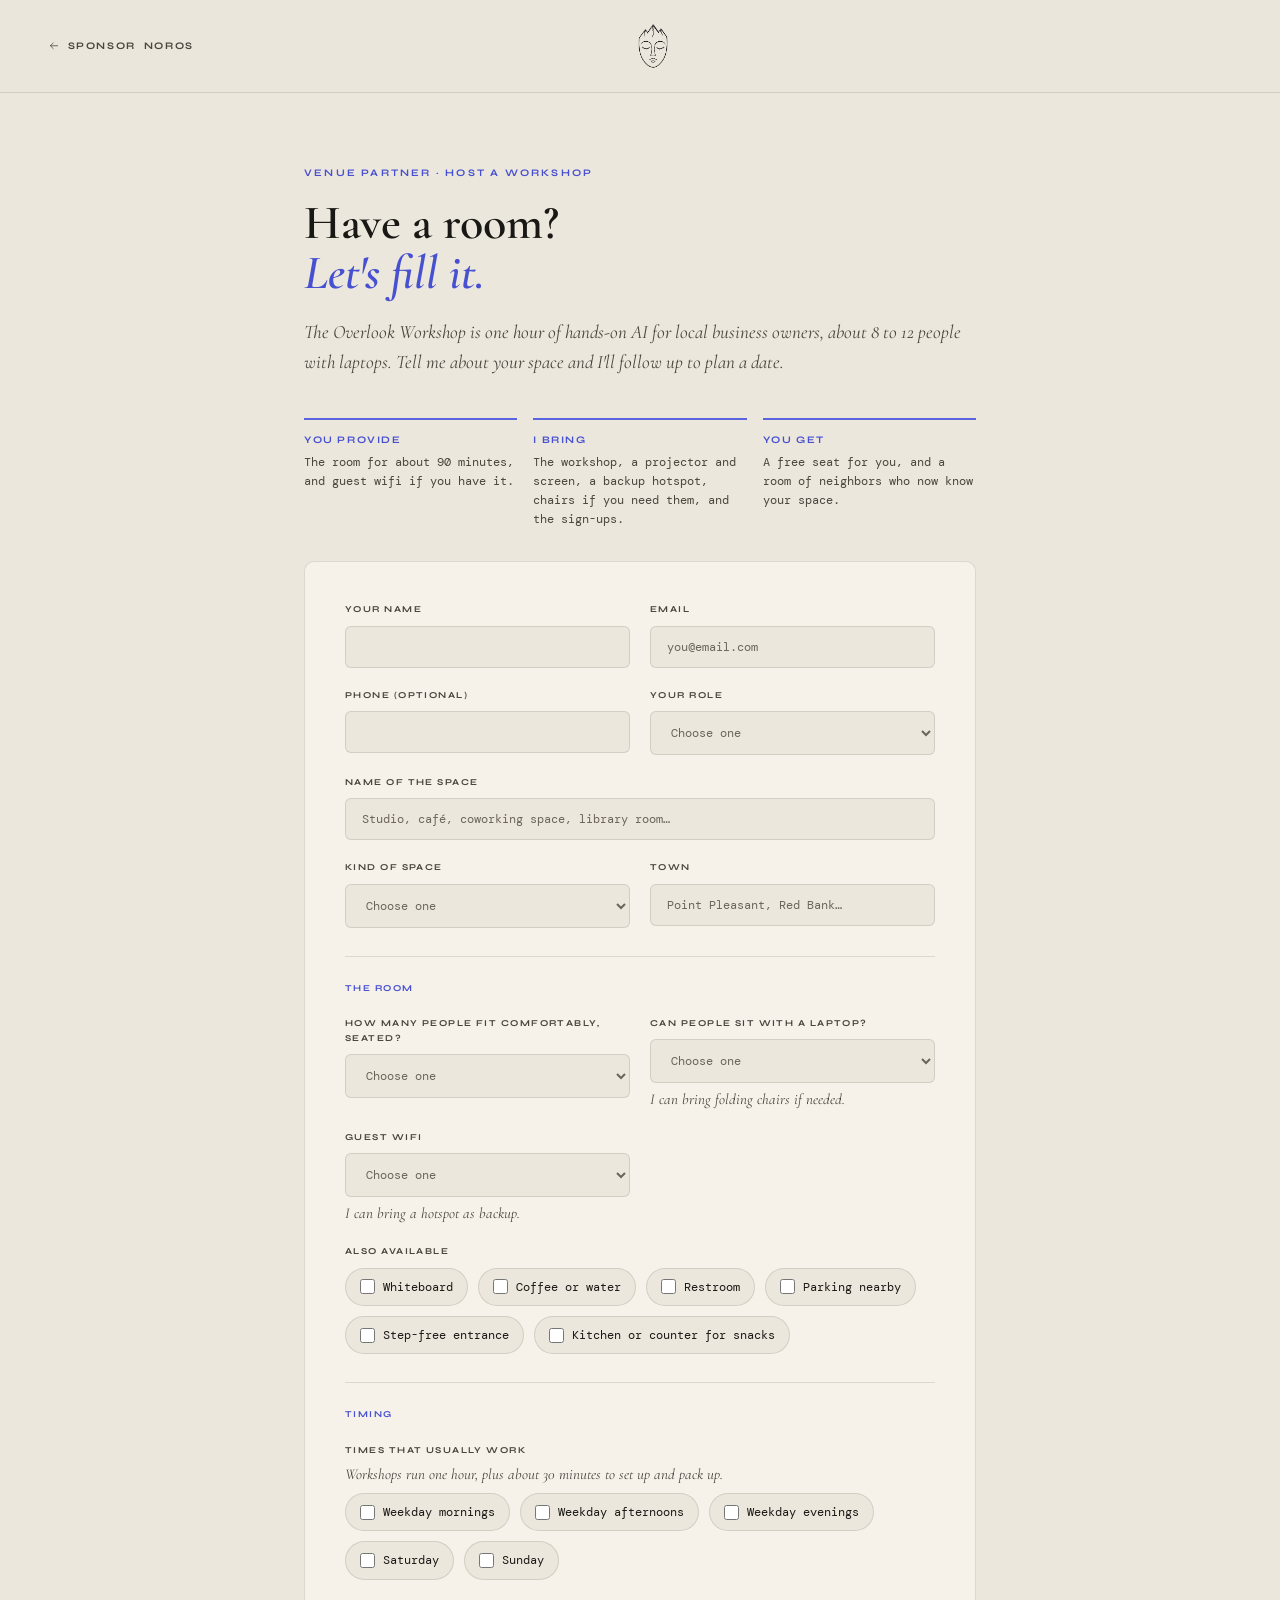
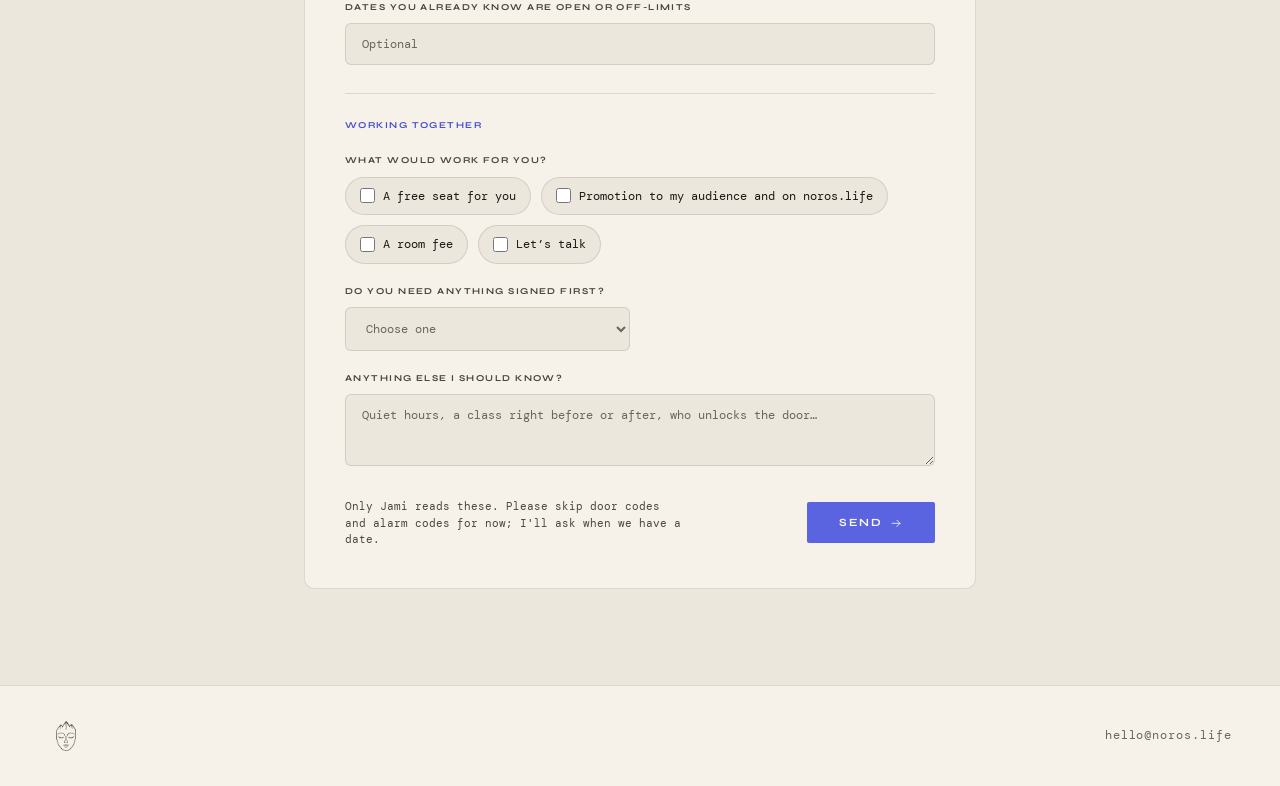
<file: host-a-workshop.html>
<!DOCTYPE html>
<html lang="en" data-theme="light">
<head>
<meta charset="UTF-8">
<meta name="viewport" content="width=device-width, initial-scale=1.0">
<meta name="description" content="Host a Noros AI workshop at your space: tell me about your room and what would work for you.">
<title>Host a workshop · Noros Solutions</title>
<link rel="icon" type="image/png" href="/images/favicon.png">
<link rel="apple-touch-icon" href="/images/apple-touch-icon.png">
<meta name="theme-color" content="#ECE7DD">
<link href="https://fonts.googleapis.com/css2?family=Cormorant+Garamond:ital,wght@0,400;0,600;1,400;1,600&family=DM+Mono:wght@400;500&family=Syne:wght@400;700;800&display=swap" rel="stylesheet">
<link rel="stylesheet" href="tokens.css">
<style>
  :root { --accent: var(--ridge-text); --accent-fill: var(--ridge-fill); --on-accent: var(--ridge-ink); }
  *, *::before, *::after { box-sizing: border-box; margin: 0; padding: 0; }
  body { background: var(--bg); color: var(--text-primary); font-family: 'DM Mono', monospace; font-size: 13px; line-height: 1.7; }
  .i { width: 1.15em; height: 1.15em; vertical-align: -0.2em; fill: none; stroke: currentColor; stroke-width: 1.6; stroke-linecap: round; stroke-linejoin: round; }

  nav { display: flex; justify-content: space-between; align-items: center; padding: 20px 48px; background: var(--nav-bg); border-bottom: var(--rule); }
  .nav-logo img { height: var(--logo-nav-height); width: auto; display: block; }
  .nav-back { font-family: 'Syne', sans-serif; font-size: 10px; font-weight: 700; letter-spacing: 0.16em; text-transform: uppercase; color: var(--text-secondary); text-decoration: none; display: flex; align-items: center; gap: 8px; }
  .nav-back:hover { color: var(--text-primary); }
  .nav-spacer { width: 120px; }

  .wrap { max-width: 720px; margin: 0 auto; padding: 72px 24px 96px; }
  .eyebrow { font-family: 'Syne', sans-serif; font-size: 10px; font-weight: 700; letter-spacing: 0.22em; text-transform: uppercase; color: var(--accent); margin-bottom: 16px; }
  h1 { font-family: 'Cormorant Garamond', serif; font-size: clamp(32px, 5vw, 48px); font-weight: 600; line-height: 1.05; margin-bottom: 18px; }
  h1 em { font-style: italic; color: var(--accent); }
  .sub { font-family: 'Cormorant Garamond', serif; font-size: 19px; font-style: italic; color: var(--text-secondary); line-height: 1.6; margin-bottom: 40px; }

  .card { background: var(--surface); border: var(--rule); border-radius: 10px; padding: 40px; }
  .form-grid { display: grid; grid-template-columns: 1fr 1fr; gap: 20px; }
  .form-group { display: flex; flex-direction: column; gap: 8px; }
  .full { grid-column: 1 / -1; }
  .form-label { font-family: 'Syne', sans-serif; font-size: 9px; font-weight: 700; letter-spacing: 0.16em; text-transform: uppercase; color: var(--text-secondary); }
  .form-help { font-family: 'Cormorant Garamond', serif; font-size: 15px; font-style: italic; color: var(--text-secondary); line-height: 1.4; margin-top: -2px; }
  .form-input, .form-textarea { background: var(--bg); border: var(--rule); color: var(--text-primary); font-family: 'DM Mono', monospace; font-size: 12px; padding: 12px 16px; border-radius: 6px; outline: none; transition: border-color 0.2s; width: 100%; }
  .form-input:focus, .form-textarea:focus { border-color: var(--accent-fill); }
  .form-input::placeholder, .form-textarea::placeholder { color: var(--text-muted); }
  .form-textarea { resize: vertical; min-height: 96px; }
  .form-select { cursor: pointer; }
  .form-select:invalid { color: var(--text-muted); }
  .form-select option { color: var(--text-primary); background: var(--surface); }

  .section-break { grid-column: 1 / -1; border-top: var(--rule); margin: 8px 0 0; padding-top: 24px; }
  .section-break .form-label { color: var(--accent); }

  .checks { display: flex; flex-wrap: wrap; gap: 10px; }
  .check { display: inline-flex; align-items: center; gap: 8px; background: var(--bg); border: var(--rule); border-radius: 999px; padding: 8px 14px; cursor: pointer; font-size: 12px; }
  .check input { accent-color: var(--accent-fill); width: 15px; height: 15px; }
  .check:has(input:checked) { border-color: var(--accent-fill); }


  .form-submit-row { margin-top: 12px; display: flex; justify-content: space-between; align-items: center; flex-wrap: wrap; gap: 16px; }
  .form-submit-note { font-size: 11px; color: var(--text-secondary); line-height: 1.5; max-width: 340px; }
  .form-submit { font-family: 'Syne', sans-serif; font-size: 11px; font-weight: 700; letter-spacing: 0.16em; text-transform: uppercase; background: var(--accent-fill); color: var(--on-accent); border: none; padding: 14px 32px; border-radius: 2px; cursor: pointer; transition: opacity 0.2s; display: inline-flex; align-items: center; gap: 8px; }
  .form-submit:hover { opacity: 0.85; }
  .form-submit:disabled { opacity: 0.6; cursor: default; }
  .other { display: none; margin-top: 8px; }
  .other.show { display: block; }

  .form-thanks { grid-column: 1 / -1; text-align: center; padding: 24px 0; }
  .form-thanks h3 { font-family: 'Cormorant Garamond', serif; font-size: 28px; font-weight: 600; margin-bottom: 10px; }
  .what { display: grid; grid-template-columns: repeat(3, minmax(0,1fr)); gap: 16px; margin-bottom: 32px; }
  .what div { border-top: 2px solid var(--accent-fill); padding-top: 12px; }
  .what b { display: block; font-family: 'Syne', sans-serif; font-size: 10px; letter-spacing: 0.16em; text-transform: uppercase; color: var(--accent); margin-bottom: 4px; }
  .what p { font-size: 12px; color: var(--text-secondary); line-height: 1.6; }
  .form-thanks p { font-size: 12px; color: var(--text-secondary); line-height: 1.7; max-width: 440px; margin: 0 auto; }

  footer { background: var(--surface); padding: 32px 48px; display: flex; justify-content: space-between; align-items: center; border-top: var(--rule); flex-wrap: wrap; gap: 16px; }
  footer img { height: 36px; width: auto; display: block; }
  footer a { font-size: 12px; letter-spacing: 0.08em; color: var(--text-muted); text-decoration: none; }

  @media (max-width: 640px) {
    nav { padding: 16px 20px; }
    .nav-spacer { display: none; }
    .nav-back-rest { display: none; }
    .wrap { padding: 48px 16px 72px; }
    .card { padding: 24px 18px; }
    .form-grid { grid-template-columns: 1fr; }
    .what { grid-template-columns: 1fr; }
    footer { padding: 24px 20px; }
  }
</style>
</head>
<body>
<svg width="0" height="0" style="position:absolute" aria-hidden="true">
  <defs>
    <symbol id="i-flow" viewBox="0 0 24 24"><circle cx="5" cy="6" r="2.2"/><circle cx="19" cy="6" r="2.2"/><circle cx="12" cy="18" r="2.2"/><path d="M7.2 6h9.6M6.2 7.9l4.7 8.2M17.8 7.9l-4.7 8.2"/></symbol>
    <symbol id="i-chat" viewBox="0 0 24 24"><path d="M4 5h16v10H10l-4 4v-4H4z"/><path d="M8 9h8M8 12h5"/></symbol>
    <symbol id="i-code" viewBox="0 0 24 24"><path d="M8 7l-5 5 5 5M16 7l5 5-5 5M13.5 5l-3 14"/></symbol>
    <symbol id="i-compass" viewBox="0 0 24 24"><circle cx="12" cy="12" r="9"/><path d="M15.5 8.5l-2 5-5 2 2-5z"/></symbol>
    <symbol id="i-funnel" viewBox="0 0 24 24"><path d="M3 5h18l-7 8v6l-4-2v-4z"/></symbol>
    <symbol id="i-book" viewBox="0 0 24 24"><path d="M12 6.5C10 5 7 4.5 3 5v13c4-.5 7 0 9 1.5 2-1.5 5-2 9-1.5V5c-4-.5-7 0-9 1.5zM12 6.5v13"/></symbol>
    <symbol id="i-check" viewBox="0 0 24 24"><path d="M4.5 12.5l4.5 4.5L19.5 6.5"/></symbol>
    <symbol id="i-x" viewBox="0 0 24 24"><path d="M6.5 6.5l11 11M17.5 6.5l-11 11"/></symbol>
    <symbol id="i-arrow-r" viewBox="0 0 24 24"><path d="M4 12h15M13 6l6 6-6 6"/></symbol>
    <symbol id="i-arrow-l" viewBox="0 0 24 24"><path d="M20 12H5M11 6l-6 6 6 6"/></symbol>
    <symbol id="i-mountain" viewBox="0 0 24 24"><path d="M3 19l6.5-10 3.5 5 2.5-3.5L21 19z"/><path d="M8 11.3l1.5 1.2 1.5-1.4"/></symbol>
  </defs>
</svg>

<nav>
  <a href="sponsor.html" class="nav-back"><svg class="i" aria-hidden="true"><use href="#i-arrow-l"/></svg> Sponsor<span class="nav-back-rest"> Noros</span></a>
  <a href="index.html" class="nav-logo"><img src="/images/noros-logo.png" alt="Noros Solutions"></a>
  <span class="nav-spacer" aria-hidden="true"></span>
</nav>

<main class="wrap">
  <div class="eyebrow">Venue Partner · Host a workshop</div>
  <h1>Have a room?<br><em>Let's fill it.</em></h1>
  <p class="sub">The Overlook Workshop is one hour of hands-on AI for local business owners, about 8 to 12 people with laptops. Tell me about your space and I'll follow up to plan a date.</p>

  <div class="what">
    <div><b>You provide</b><p>The room for about 90 minutes, and guest wifi if you have it.</p></div>
    <div><b>I bring</b><p>The workshop, a projector and screen, a backup hotspot, chairs if you need them, and the sign-ups.</p></div>
    <div><b>You get</b><p>A free seat for you, and a room of neighbors who now know your space.</p></div>
  </div>

  <div class="card">
    <form id="hostForm" class="form-grid" novalidate>
      <input type="text" name="website" id="website" tabindex="-1" autocomplete="off" aria-hidden="true" style="position:absolute;left:-9999px;width:1px;height:1px;opacity:0">
      <input type="hidden" name="ref" id="ref">

      <div class="form-group">
        <label class="form-label" for="name">Your name</label>
        <input class="form-input" type="text" id="name" name="name" autocomplete="name" required>
      </div>
      <div class="form-group">
        <label class="form-label" for="email">Email</label>
        <input class="form-input" type="email" id="email" name="email" autocomplete="email" placeholder="you@email.com" required>
      </div>
      <div class="form-group">
        <label class="form-label" for="phone">Phone (optional)</label>
        <input class="form-input" type="tel" id="phone" name="phone" autocomplete="tel">
      </div>
      <div class="form-group">
        <label class="form-label" for="role">Your role</label>
        <select class="form-input form-select" id="role" name="role" required>
          <option value="" selected disabled>Choose one</option>
          <option>Owner</option>
          <option>Manager</option>
          <option>Staff</option>
          <option>Other</option>
        </select>
      </div>
      <div class="form-group full">
        <label class="form-label" for="venue">Name of the space</label>
        <input class="form-input" type="text" id="venue" name="venue" placeholder="Studio, café, coworking space, library room…" required>
      </div>
      <div class="form-group">
        <label class="form-label" for="venue_type">Kind of space</label>
        <select class="form-input form-select" id="venue_type" name="venue_type" required data-other="venue_type_other">
          <option value="" selected disabled>Choose one</option>
          <option>Fitness or wellness studio</option>
          <option>Café or restaurant</option>
          <option>Coworking or office</option>
          <option>Library or community room</option>
          <option>Shop or retail</option>
          <option>Something else</option>
        </select>
        <input class="form-input other" type="text" id="venue_type_other" name="venue_type_other" placeholder="Tell me more">
      </div>
      <div class="form-group">
        <label class="form-label" for="town">Town</label>
        <input class="form-input" type="text" id="town" name="town" placeholder="Point Pleasant, Red Bank…" required>
      </div>
      <div class="section-break"><div class="form-label">The room</div></div>

      <div class="form-group">
        <label class="form-label" for="capacity">How many people fit comfortably, seated?</label>
        <select class="form-input form-select" id="capacity" name="capacity" required>
          <option value="" selected disabled>Choose one</option>
          <option>Fewer than 8</option>
          <option>8 to 12</option>
          <option>12 to 20</option>
          <option>More than 20</option>
        </select>
      </div>
      <div class="form-group">
        <label class="form-label" for="tables">Can people sit with a laptop?</label>
        <select class="form-input form-select" id="tables" name="tables" required>
          <option value="" selected disabled>Choose one</option>
          <option>Yes, at tables</option>
          <option>Some tables or counters</option>
          <option>Chairs only</option>
          <option>Open floor (no seating)</option>
        </select>
        <p class="form-help">I can bring folding chairs if needed.</p>
      </div>
      <div class="form-group">
        <label class="form-label" for="wifi">Guest wifi</label>
        <select class="form-input form-select" id="wifi" name="wifi" required>
          <option value="" selected disabled>Choose one</option>
          <option>Strong, handles 10+ people</option>
          <option>Basic guest wifi</option>
          <option>Not sure</option>
          <option>No guest wifi</option>
        </select>
        <p class="form-help">I can bring a hotspot as backup.</p>
      </div>
      <div class="form-group full">
        <span class="form-label" id="extras-label">Also available</span>
        <div class="checks" role="group" aria-labelledby="extras-label">
          <label class="check"><input type="checkbox" name="extras" value="Whiteboard"> <span>Whiteboard</span></label>
          <label class="check"><input type="checkbox" name="extras" value="Coffee or water"> <span>Coffee or water</span></label>
          <label class="check"><input type="checkbox" name="extras" value="Restroom"> <span>Restroom</span></label>
          <label class="check"><input type="checkbox" name="extras" value="Parking nearby"> <span>Parking nearby</span></label>
          <label class="check"><input type="checkbox" name="extras" value="Step-free entrance"> <span>Step-free entrance</span></label>
          <label class="check"><input type="checkbox" name="extras" value="Kitchen or counter for snacks"> <span>Kitchen or counter for snacks</span></label>
        </div>
      </div>
      <div class="section-break"><div class="form-label">Timing</div></div>

      <div class="form-group full">
        <span class="form-label" id="times-label">Times that usually work</span>
        <p class="form-help">Workshops run one hour, plus about 30 minutes to set up and pack up.</p>
        <div class="checks" role="group" aria-labelledby="times-label">
          <label class="check"><input type="checkbox" name="times" value="Weekday mornings"> <span>Weekday mornings</span></label>
          <label class="check"><input type="checkbox" name="times" value="Weekday afternoons"> <span>Weekday afternoons</span></label>
          <label class="check"><input type="checkbox" name="times" value="Weekday evenings"> <span>Weekday evenings</span></label>
          <label class="check"><input type="checkbox" name="times" value="Saturday"> <span>Saturday</span></label>
          <label class="check"><input type="checkbox" name="times" value="Sunday"> <span>Sunday</span></label>
        </div>
      </div>
      <div class="form-group full">
        <label class="form-label" for="dates">Dates you already know are open or off-limits</label>
        <input class="form-input" type="text" id="dates" name="dates" placeholder="Optional">
      </div>
      <div class="section-break"><div class="form-label">Working together</div></div>

      <div class="form-group full">
        <span class="form-label" id="arrangement-label">What would work for you?</span>
        <div class="checks" role="group" aria-labelledby="arrangement-label">
          <label class="check"><input type="checkbox" name="arrangement" value="A free seat for you"> <span>A free seat for you</span></label>
          <label class="check"><input type="checkbox" name="arrangement" value="Promotion to my audience and on noros.life"> <span>Promotion to my audience and on noros.life</span></label>
          <label class="check"><input type="checkbox" name="arrangement" value="A room fee"> <span>A room fee</span></label>
          <label class="check"><input type="checkbox" name="arrangement" value="Let’s talk"> <span>Let’s talk</span></label>
        </div>
      </div>
      <div class="form-group">
        <label class="form-label" for="paperwork">Do you need anything signed first?</label>
        <select class="form-input form-select" id="paperwork" name="paperwork" required>
          <option value="" selected disabled>Choose one</option>
          <option>No</option>
          <option>A certificate of insurance</option>
          <option>A signed agreement</option>
          <option>Not sure</option>
        </select>
      </div>
      <div class="form-group full">
        <label class="form-label" for="notes">Anything else I should know?</label>
        <textarea class="form-textarea" id="notes" name="notes" placeholder="Quiet hours, a class right before or after, who unlocks the door…" style="min-height:72px;"></textarea>
      </div>

      <div class="form-submit-row full">
        <div class="form-submit-note" id="hostNote">Only Jami reads these. Please skip door codes and alarm codes for now; I'll ask when we have a date.</div>
        <button type="submit" class="form-submit">Send <svg class="i" aria-hidden="true"><use href="#i-arrow-r"/></svg></button>
      </div>
    </form>
  </div>
</main>

<footer>
  <a href="index.html"><img src="/images/noros-logo.png" alt="Noros Solutions"></a>
  <a href="mailto:hello@noros.life">hello@noros.life</a>
</footer>

<!-- Venue host form → Noros intake backend (Sheet "Venue Hosts" tab + email to hello@) -->
<script>
(function () {
  var form = document.getElementById('hostForm');
  if (!form) return;
  var ENDPOINT = 'https://summit-intake-271700678332.us-east4.run.app/api/host';
  var note = document.getElementById('hostNote');
  var noteHTML = note ? note.innerHTML : '';

  // ?ref=paige in a link records who sent the host here
  try { document.getElementById('ref').value = new URLSearchParams(location.search).get('ref') || ''; } catch (e) {}

  form.querySelectorAll('select[data-other]').forEach(function (sel) {
    var box = document.getElementById(sel.getAttribute('data-other'));
    function sync() { var on = /else$/i.test(sel.value); box.classList.toggle('show', on); box.required = on; }
    sel.addEventListener('change', sync); sync();
  });

  function val(id) { var e = document.getElementById(id); return e ? e.value.trim() : ''; }
  function picked(name) { return Array.prototype.filter.call(form.querySelectorAll('input[name="' + name + '"]'), function (b) { return b.checked; }).map(function (b) { return b.value; }); }

  form.addEventListener('submit', async function (e) {
    e.preventDefault();
    if (!form.reportValidity()) return;
    var btn = form.querySelector('.form-submit');
    var orig = btn.innerHTML;
    btn.disabled = true; btn.textContent = 'Sending…';
    if (note) { note.style.color = ''; note.innerHTML = noteHTML; }

    var payload = { extras: picked('extras'), times: picked('times'), arrangement: picked('arrangement') };
    ['website', 'ref', 'name', 'email', 'phone', 'role', 'venue', 'venue_type', 'venue_type_other', 'town', 'capacity', 'tables', 'wifi', 'dates', 'paperwork', 'notes'].forEach(function (k) { payload[k] = val(k); });

    try {
      var res = await fetch(ENDPOINT, {
        method: 'POST',
        headers: { 'Content-Type': 'application/json' },
        body: JSON.stringify(payload)
      });
      var j = await res.json().catch(function () { return {}; });
      if (res.ok && j.ok) {
        form.innerHTML =
          '<div class="form-thanks">' +
          '<h3>Thank you. I\'ve got the details.</h3>' +
          '<p>I\'ll be in touch within a few days to plan a date and, if it\'s easy, stop by to see the room. A copy is on its way to your inbox.</p></div>';
        window.scrollTo({ top: 0, behavior: 'smooth' });
      } else {
        btn.disabled = false; btn.innerHTML = orig;
        if (note) { note.style.color = 'var(--negative)'; note.textContent = (j && j.error) ? j.error : 'Something went wrong. Please try again.'; }
      }
    } catch (err) {
      btn.disabled = false; btn.innerHTML = orig;
      if (note) { note.style.color = 'var(--negative)'; note.textContent = 'Network error. Please try again, or email hello@noros.life.'; }
    }
  });
})();
</script>
</body>
</html>
</file>
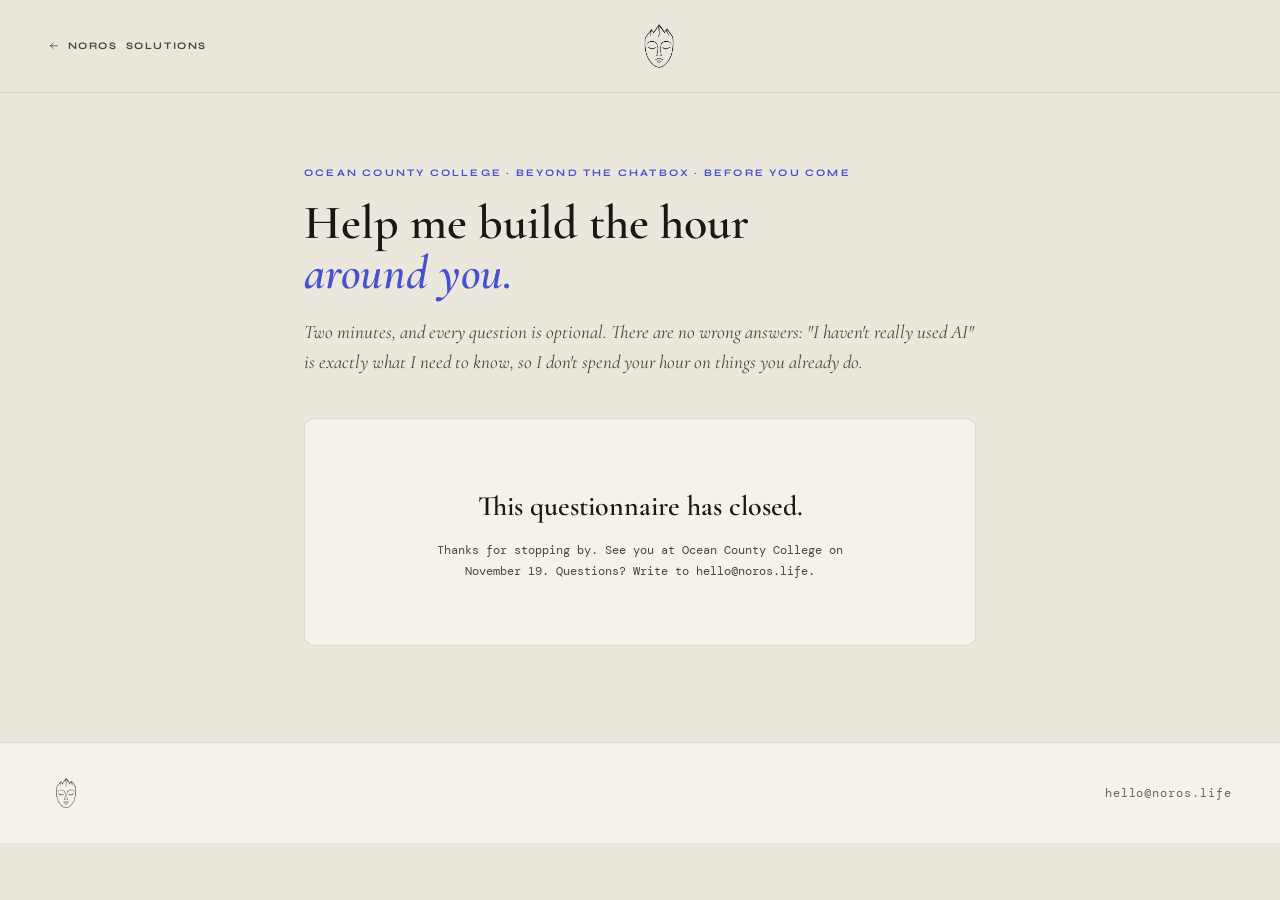
<file: occ-prep.html>
<!DOCTYPE html>
<html lang="en" data-theme="light">
<head>
<meta charset="UTF-8">
<meta name="viewport" content="width=device-width, initial-scale=1.0">
<meta name="robots" content="noindex">
<meta name="description" content="Beyond the Chatbox at Ocean County College: two minutes so the hour is built around you.">
<title>Before the session · Ocean County College · Noros Solutions</title>
<link rel="icon" type="image/png" href="/images/favicon.png">
<link rel="apple-touch-icon" href="/images/apple-touch-icon.png">
<meta name="theme-color" content="#ECE7DD">
<link href="https://fonts.googleapis.com/css2?family=Cormorant+Garamond:ital,wght@0,400;0,600;1,400;1,600&family=DM+Mono:wght@400;500&family=Syne:wght@400;700;800&display=swap" rel="stylesheet">
<link rel="stylesheet" href="tokens.css">
<style>
  :root { --accent: var(--ridge-text); --accent-fill: var(--ridge-fill); --on-accent: var(--ridge-ink); }
  *, *::before, *::after { box-sizing: border-box; margin: 0; padding: 0; }
  body { background: var(--bg); color: var(--text-primary); font-family: 'DM Mono', monospace; font-size: 13px; line-height: 1.7; }
  .i { width: 1.15em; height: 1.15em; vertical-align: -0.2em; fill: none; stroke: currentColor; stroke-width: 1.6; stroke-linecap: round; stroke-linejoin: round; }

  nav { display: flex; justify-content: space-between; align-items: center; padding: 20px 48px; background: var(--nav-bg); border-bottom: var(--rule); }
  .nav-logo img { height: var(--logo-nav-height); width: auto; display: block; }
  .nav-back { font-family: 'Syne', sans-serif; font-size: 10px; font-weight: 700; letter-spacing: 0.16em; text-transform: uppercase; color: var(--text-secondary); text-decoration: none; display: flex; align-items: center; gap: 8px; }
  .nav-back:hover { color: var(--text-primary); }
  .nav-spacer { width: 120px; }

  .wrap { max-width: 720px; margin: 0 auto; padding: 72px 24px 96px; }
  .eyebrow { font-family: 'Syne', sans-serif; font-size: 10px; font-weight: 700; letter-spacing: 0.22em; text-transform: uppercase; color: var(--accent); margin-bottom: 16px; }
  h1 { font-family: 'Cormorant Garamond', serif; font-size: clamp(32px, 5vw, 48px); font-weight: 600; line-height: 1.05; margin-bottom: 18px; }
  h1 em { font-style: italic; color: var(--accent); }
  .sub { font-family: 'Cormorant Garamond', serif; font-size: 19px; font-style: italic; color: var(--text-secondary); line-height: 1.6; margin-bottom: 40px; }

  .card { background: var(--surface); border: var(--rule); border-radius: 10px; padding: 40px; }
  .form-grid { display: grid; grid-template-columns: 1fr 1fr; gap: 20px; }
  .form-group { display: flex; flex-direction: column; gap: 8px; }
  .full { grid-column: 1 / -1; }
  .form-label { font-family: 'Syne', sans-serif; font-size: 9px; font-weight: 700; letter-spacing: 0.16em; text-transform: uppercase; color: var(--text-secondary); }
  .form-help { font-family: 'Cormorant Garamond', serif; font-size: 15px; font-style: italic; color: var(--text-secondary); line-height: 1.4; margin-top: -2px; }
  .form-input, .form-textarea { background: var(--bg); border: var(--rule); color: var(--text-primary); font-family: 'DM Mono', monospace; font-size: 12px; padding: 12px 16px; border-radius: 6px; outline: none; transition: border-color 0.2s; width: 100%; }
  .form-input:focus, .form-textarea:focus { border-color: var(--accent-fill); }
  .form-input::placeholder, .form-textarea::placeholder { color: var(--text-muted); }
  .form-textarea { resize: vertical; min-height: 96px; }
  .form-select { cursor: pointer; }
  .form-select:invalid { color: var(--text-muted); }
  .form-select option { color: var(--text-primary); background: var(--surface); }

  .section-break { grid-column: 1 / -1; border-top: var(--rule); margin: 8px 0 0; padding-top: 24px; }
  .section-break .form-label { color: var(--accent); }

  .checks { display: flex; flex-wrap: wrap; gap: 10px; }
  .check { display: inline-flex; align-items: center; gap: 8px; background: var(--bg); border: var(--rule); border-radius: 999px; padding: 8px 14px; cursor: pointer; font-size: 12px; }
  .check input { accent-color: var(--accent-fill); width: 15px; height: 15px; }
  .check:has(input:checked) { border-color: var(--accent-fill); }

  .fam { display: flex; flex-direction: column; gap: 0; border: var(--rule); border-radius: 8px; overflow: hidden; }
  .fam-row { display: grid; grid-template-columns: 1fr 210px; gap: 16px; align-items: center; padding: 14px 16px; background: var(--bg); }
  .fam-row + .fam-row { border-top: var(--rule); }
  .fam-name { font-family: 'Cormorant Garamond', serif; font-size: 18px; font-weight: 600; line-height: 1.25; }
  .fam-hint { display: block; font-weight: 400; font-style: italic; font-size: 15px; color: var(--text-secondary); }

  .form-submit-row { margin-top: 12px; display: flex; justify-content: space-between; align-items: center; flex-wrap: wrap; gap: 16px; }
  .form-submit-note { font-size: 11px; color: var(--text-secondary); line-height: 1.5; max-width: 340px; }
  .form-submit { font-family: 'Syne', sans-serif; font-size: 11px; font-weight: 700; letter-spacing: 0.16em; text-transform: uppercase; background: var(--accent-fill); color: var(--on-accent); border: none; padding: 14px 32px; border-radius: 2px; cursor: pointer; transition: opacity 0.2s; display: inline-flex; align-items: center; gap: 8px; }
  .form-submit:hover { opacity: 0.85; }
  .form-submit:disabled { opacity: 0.6; cursor: default; }
  .other { display: none; margin-top: 8px; }
  .other.show { display: block; }

  .form-thanks { grid-column: 1 / -1; text-align: center; padding: 24px 0; }
  .form-thanks h3 { font-family: 'Cormorant Garamond', serif; font-size: 28px; font-weight: 600; margin-bottom: 10px; }
  .form-thanks p { font-size: 12px; color: var(--text-secondary); line-height: 1.7; max-width: 440px; margin: 0 auto; }

  footer { background: var(--surface); padding: 32px 48px; display: flex; justify-content: space-between; align-items: center; border-top: var(--rule); flex-wrap: wrap; gap: 16px; }
  footer img { height: 36px; width: auto; display: block; }
  footer a { font-size: 12px; letter-spacing: 0.08em; color: var(--text-muted); text-decoration: none; }

  @media (max-width: 640px) {
    nav { padding: 16px 20px; }
    .nav-spacer { display: none; }
    .nav-back-rest { display: none; }
    .wrap { padding: 48px 16px 72px; }
    .card { padding: 24px 18px; }
    .form-grid { grid-template-columns: 1fr; }
    .fam-row { grid-template-columns: 1fr; gap: 8px; }
    footer { padding: 24px 20px; }
  }
</style>
</head>
<body>
<svg width="0" height="0" style="position:absolute" aria-hidden="true">
  <defs>
    <symbol id="i-flow" viewBox="0 0 24 24"><circle cx="5" cy="6" r="2.2"/><circle cx="19" cy="6" r="2.2"/><circle cx="12" cy="18" r="2.2"/><path d="M7.2 6h9.6M6.2 7.9l4.7 8.2M17.8 7.9l-4.7 8.2"/></symbol>
    <symbol id="i-chat" viewBox="0 0 24 24"><path d="M4 5h16v10H10l-4 4v-4H4z"/><path d="M8 9h8M8 12h5"/></symbol>
    <symbol id="i-code" viewBox="0 0 24 24"><path d="M8 7l-5 5 5 5M16 7l5 5-5 5M13.5 5l-3 14"/></symbol>
    <symbol id="i-compass" viewBox="0 0 24 24"><circle cx="12" cy="12" r="9"/><path d="M15.5 8.5l-2 5-5 2 2-5z"/></symbol>
    <symbol id="i-funnel" viewBox="0 0 24 24"><path d="M3 5h18l-7 8v6l-4-2v-4z"/></symbol>
    <symbol id="i-book" viewBox="0 0 24 24"><path d="M12 6.5C10 5 7 4.5 3 5v13c4-.5 7 0 9 1.5 2-1.5 5-2 9-1.5V5c-4-.5-7 0-9 1.5zM12 6.5v13"/></symbol>
    <symbol id="i-check" viewBox="0 0 24 24"><path d="M4.5 12.5l4.5 4.5L19.5 6.5"/></symbol>
    <symbol id="i-x" viewBox="0 0 24 24"><path d="M6.5 6.5l11 11M17.5 6.5l-11 11"/></symbol>
    <symbol id="i-arrow-r" viewBox="0 0 24 24"><path d="M4 12h15M13 6l6 6-6 6"/></symbol>
    <symbol id="i-arrow-l" viewBox="0 0 24 24"><path d="M20 12H5M11 6l-6 6 6 6"/></symbol>
    <symbol id="i-mountain" viewBox="0 0 24 24"><path d="M3 19l6.5-10 3.5 5 2.5-3.5L21 19z"/><path d="M8 11.3l1.5 1.2 1.5-1.4"/></symbol>
  </defs>
</svg>

<nav>
  <a href="index.html" class="nav-back"><svg class="i" aria-hidden="true"><use href="#i-arrow-l"/></svg> Noros<span class="nav-back-rest"> Solutions</span></a>
  <a href="index.html" class="nav-logo"><img src="/images/noros-logo.png" alt="Noros Solutions"></a>
  <span class="nav-spacer" aria-hidden="true"></span>
</nav>

<main class="wrap">
  <div class="eyebrow">Ocean County College · Beyond the Chatbox · Before you come</div>
  <h1>Help me build the hour<br><em>around you.</em></h1>
  <p class="sub">Two minutes, and every question is optional. There are no wrong answers: "I haven't really used AI" is exactly what I need to know, so I don't spend your hour on things you already do.</p>

  <div class="card">
    <form id="prepForm" class="form-grid" novalidate>
      <input type="text" name="website" id="website" tabindex="-1" autocomplete="off" aria-hidden="true" style="position:absolute;left:-9999px;width:1px;height:1px;opacity:0">
      <input type="hidden" name="session" id="session">

      <div class="section-break" style="border-top:0;padding-top:0;margin:0"><div class="form-label">Where you are with AI</div></div>

      <div class="form-group full">
        <span class="form-label" id="tools-label">Which AI tools have you used?</span>
        <div class="checks" role="group" aria-labelledby="tools-label">
            <label class="check"><input type="checkbox" name="tools" value="ChatGPT"> <span>ChatGPT</span></label>
            <label class="check"><input type="checkbox" name="tools" value="Claude"> <span>Claude</span></label>
            <label class="check"><input type="checkbox" name="tools" value="Gemini"> <span>Gemini</span></label>
            <label class="check"><input type="checkbox" name="tools" value="Microsoft Copilot"> <span>Microsoft Copilot</span></label>
            <label class="check"><input type="checkbox" name="tools" value="Meta AI"> <span>Meta AI</span></label>
            <label class="check"><input type="checkbox" name="tools" value="Canva or other built-in AI"> <span>Canva or other built-in AI</span></label>
            <label class="check"><input type="checkbox" name="tools" value="None yet"> <span>None yet</span></label>
        </div>
        <input class="form-input other show" type="text" id="tools_other" name="tools_other" placeholder="Anything else? (optional)">
      </div>
      <div class="form-group full">
        <label class="form-label" for="frequency">How often do you use AI?</label>
        <select class="form-input form-select" id="frequency" name="frequency">
          <option value="" selected disabled>Choose one</option>
              <option>Never yet</option>
              <option>I've tried it a few times</option>
              <option>About once a week</option>
              <option>Most days</option>
        </select>
      </div>
      <div class="form-group full">
        <span class="form-label" id="uses-label">What do you mostly use it for?</span>
        <div class="checks" role="group" aria-labelledby="uses-label">
            <label class="check"><input type="checkbox" name="uses" value="Schoolwork"> <span>Schoolwork</span></label>
            <label class="check"><input type="checkbox" name="uses" value="Writing and editing"> <span>Writing and editing</span></label>
            <label class="check"><input type="checkbox" name="uses" value="Social media and content"> <span>Social media and content</span></label>
            <label class="check"><input type="checkbox" name="uses" value="Research"> <span>Research</span></label>
            <label class="check"><input type="checkbox" name="uses" value="Brainstorming ideas"> <span>Brainstorming ideas</span></label>
            <label class="check"><input type="checkbox" name="uses" value="Work or a side business"> <span>Work or a side business</span></label>
            <label class="check"><input type="checkbox" name="uses" value="Just for fun"> <span>Just for fun</span></label>
        </div>
        <input class="form-input other show" type="text" id="uses_other" name="uses_other" placeholder="Anything else? (optional)">
      </div>
      <div class="form-group full">
        <label class="form-label" for="connected">Have you ever connected an AI tool to another app, like your email, calendar or a spreadsheet?</label>
        <select class="form-input form-select" id="connected" name="connected">
          <option value="" selected disabled>Choose one</option>
              <option>Never heard of that</option>
              <option>Heard of it, haven't tried</option>
              <option>Tried it once</option>
              <option>Do it regularly</option>
        </select>
      </div>

      <div class="section-break"><div class="form-label">Your tools and your week</div></div>

      <div class="form-group full">
        <span class="form-label" id="apps-label">Which apps do you use most?</span>
        <p class="form-help">This tells me which tools to show in the demos.</p>
        <div class="checks" role="group" aria-labelledby="apps-label">
            <label class="check"><input type="checkbox" name="apps" value="Gmail"> <span>Gmail</span></label>
            <label class="check"><input type="checkbox" name="apps" value="Google Docs, Sheets or Drive"> <span>Google Docs, Sheets or Drive</span></label>
            <label class="check"><input type="checkbox" name="apps" value="Outlook"> <span>Outlook</span></label>
            <label class="check"><input type="checkbox" name="apps" value="Word, Excel or PowerPoint"> <span>Word, Excel or PowerPoint</span></label>
            <label class="check"><input type="checkbox" name="apps" value="Canva"> <span>Canva</span></label>
            <label class="check"><input type="checkbox" name="apps" value="Instagram or TikTok"> <span>Instagram or TikTok</span></label>
            <label class="check"><input type="checkbox" name="apps" value="Notion"> <span>Notion</span></label>
            <label class="check"><input type="checkbox" name="apps" value="Slack or Discord"> <span>Slack or Discord</span></label>
        </div>
        <input class="form-input other show" type="text" id="apps_other" name="apps_other" placeholder="Anything else? (optional)">
      </div>
      <div class="form-group full">
        <label class="form-label" for="chore">What's one repetitive task you wish would just do itself?</label>
        <p class="form-help">For a club, a job, a side business or class. I may use it as a live example, with no names.</p>
        <textarea class="form-textarea" id="chore" name="chore" style="min-height:72px;" placeholder="Replying to the same emails, tracking members, planning posts…"></textarea>
      </div>
      <div class="form-group full">
        <label class="form-label" for="worth">What would make this hour worth it for you?</label>
        <textarea class="form-textarea" id="worth" name="worth" style="min-height:72px;"></textarea>
      </div>

      <div class="section-break"><div class="form-label">Stay in touch (optional)</div></div>

      <div class="form-group full">
        <label class="check" style="align-self:flex-start"><input type="checkbox" id="optin" name="optin"> <span>Send me news about future Noros workshops</span></label>
      </div>
      <div class="form-group" id="contactName">
        <label class="form-label" for="name">Name</label>
        <input class="form-input" type="text" id="name" name="name" autocomplete="name">
      </div>
      <div class="form-group" id="contactEmail">
        <label class="form-label" for="email">Email</label>
        <input class="form-input" type="email" id="email" name="email" autocomplete="email" placeholder="you@email.com">
      </div>

      <div class="form-submit-row full">
        <div class="form-submit-note" id="prepNote">Answers are anonymous unless you add a name or email. Please skip passwords and private details.</div>
        <button type="submit" class="form-submit">Send my answers <svg class="i" aria-hidden="true"><use href="#i-arrow-r"/></svg></button>
      </div>
    </form>
  </div>
</main>

<footer>
  <a href="index.html"><img src="/images/noros-logo.png" alt="Noros Solutions"></a>
  <a href="mailto:hello@noros.life">hello@noros.life</a>
</footer>

<!-- Student answers → Noros intake backend (Sheet "OCC Students" tab + email to hello@) -->
<script>
(function () {
  var form = document.getElementById('prepForm');
  if (!form) return;
  var ENDPOINT = 'https://summit-intake-271700678332.us-east4.run.app/api/occ-prep';
  var note = document.getElementById('prepNote');

  // Closes 8:00 PM Eastern, Nov 18, 2026 (the server enforces this too)
  if (Date.now() >= Date.parse('2026-11-18T20:00:00-05:00')) {
    form.innerHTML = '<div class="form-thanks"><h3>This questionnaire has closed.</h3><p>Thanks for stopping by. See you at Ocean County College on November 19. Questions? Write to hello@noros.life.</p></div>';
    return;
  }
  var noteHTML = note ? note.innerHTML : '';

  // ?session=OCC-Nov19 in the link fills the hidden session field
  try { document.getElementById('session').value = new URLSearchParams(location.search).get('session') || ''; } catch (e) {}

  // "None yet" clears the other tool boxes, and the other way round
  var boxes = form.querySelectorAll('input[name="tools"]');
  boxes.forEach(function (b) {
    b.addEventListener('change', function () {
      if (!b.checked) return;
      boxes.forEach(function (o) { if (o !== b && ((b.value === 'None yet') !== (o.value === 'None yet'))) o.checked = false; });
    });
  });

  // Email is only required when they opt in to news
  var optin = document.getElementById('optin'), email = document.getElementById('email');
  optin.addEventListener('change', function () { email.required = optin.checked; });

  function val(id) { var e = document.getElementById(id); return e ? e.value.trim() : ''; }
  function checked(name) { var a = []; form.querySelectorAll('input[name="' + name + '"]').forEach(function (b) { if (b.checked) a.push(b.value); }); return a; }

  form.addEventListener('submit', async function (e) {
    e.preventDefault();
    if (!form.reportValidity()) return;
    var btn = form.querySelector('.form-submit');
    var orig = btn.innerHTML;
    btn.disabled = true; btn.textContent = 'Sending…';
    if (note) { note.style.color = ''; note.innerHTML = noteHTML; }

    var payload = { tools: checked('tools'), uses: checked('uses'), apps: checked('apps'), optin: optin.checked };
    ['website','session','name','email','tools_other','frequency','uses_other','connected','apps_other','chore','worth']
      .forEach(function (k) { payload[k] = val(k); });

    try {
      var res = await fetch(ENDPOINT, {
        method: 'POST',
        headers: { 'Content-Type': 'application/json' },
        body: JSON.stringify(payload)
      });
      var j = await res.json().catch(function () { return {}; });
      if (res.ok && j.ok) {
        form.innerHTML =
          '<div class="form-thanks">' +
          '<h3>Thank you. Your answers are in.</h3>' +
          '<p>I\'ll use them to shape the hour. See you at Ocean County College on November 19. Questions before then? Write to hello@noros.life.</p></div>';
        window.scrollTo({ top: 0, behavior: 'smooth' });
      } else {
        btn.disabled = false; btn.innerHTML = orig;
        if (note) { note.style.color = 'var(--negative)'; note.textContent = (j && j.error) ? j.error : 'Something went wrong. Please try again.'; }
      }
    } catch (err) {
      btn.disabled = false; btn.innerHTML = orig;
      if (note) { note.style.color = 'var(--negative)'; note.textContent = 'Network error. Please try again, or email hello@noros.life.'; }
    }
  });
})();
</script>
</body>
</html>
</file>
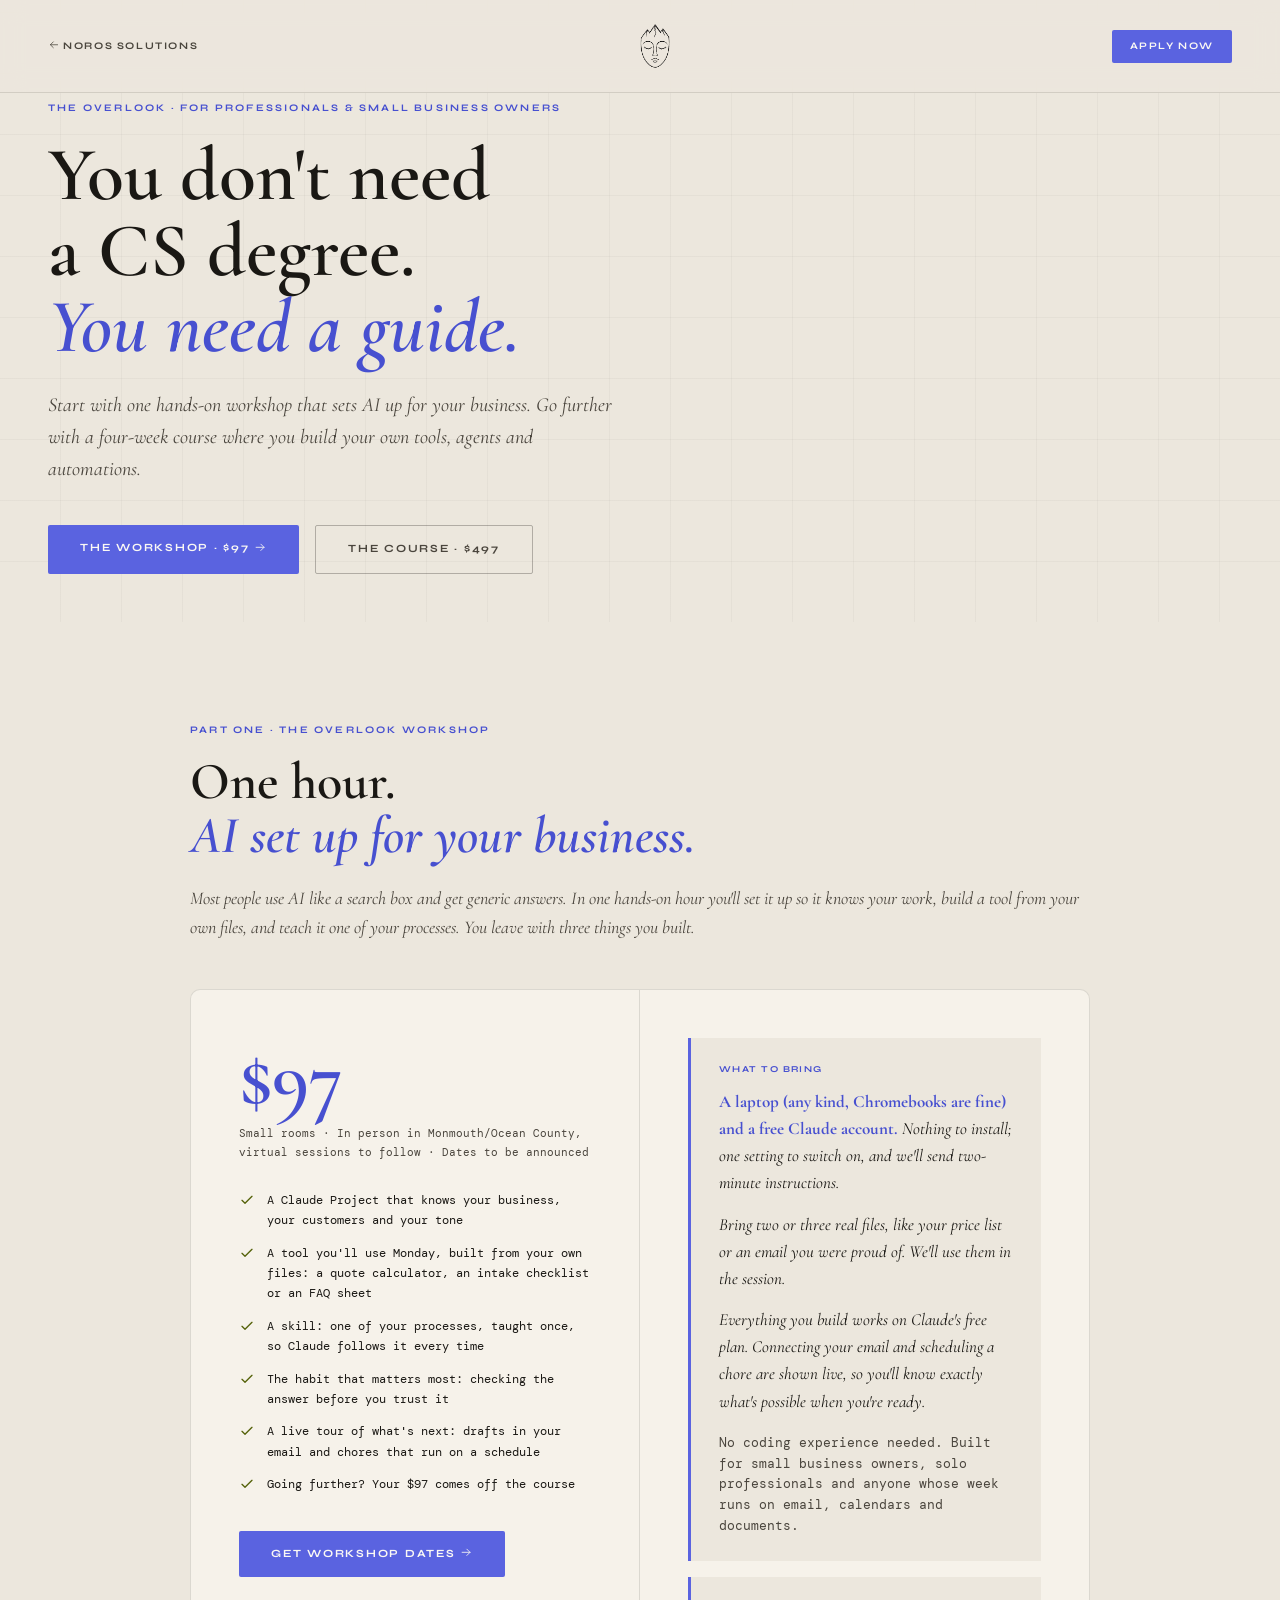
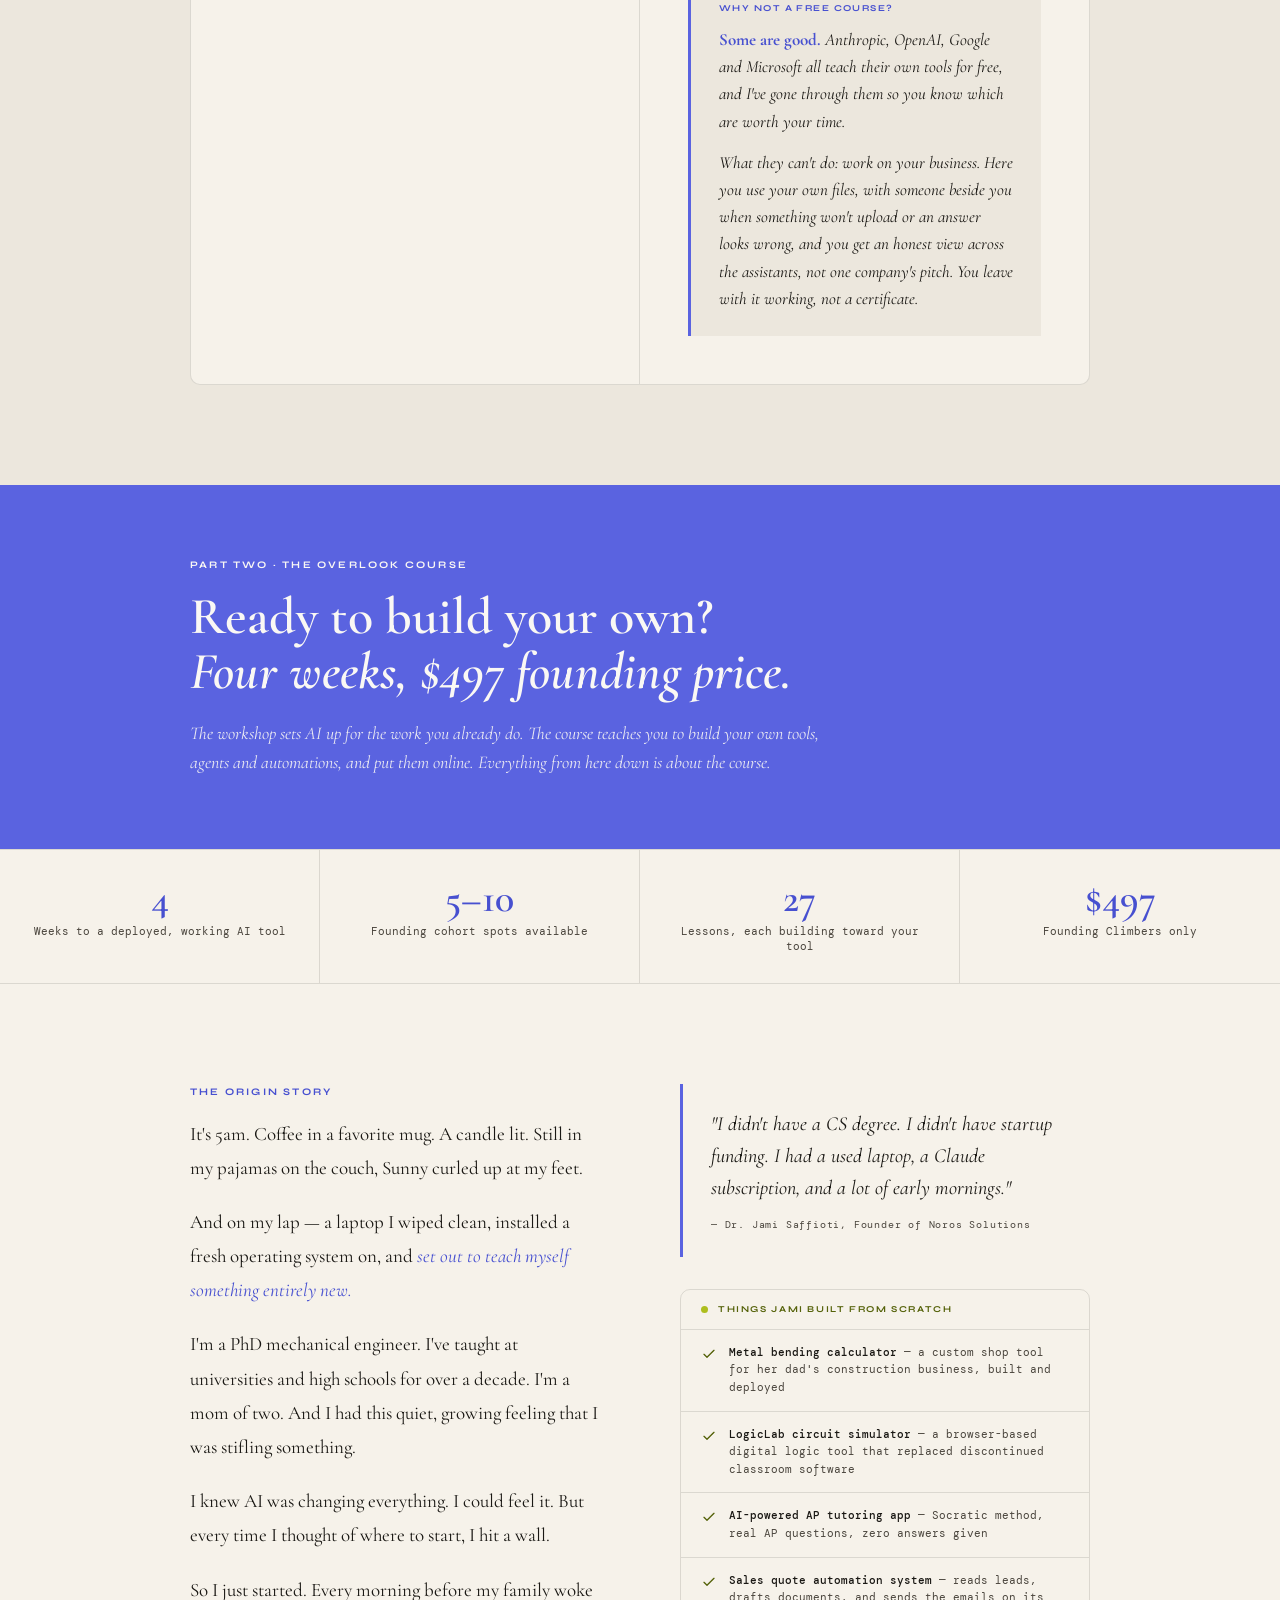
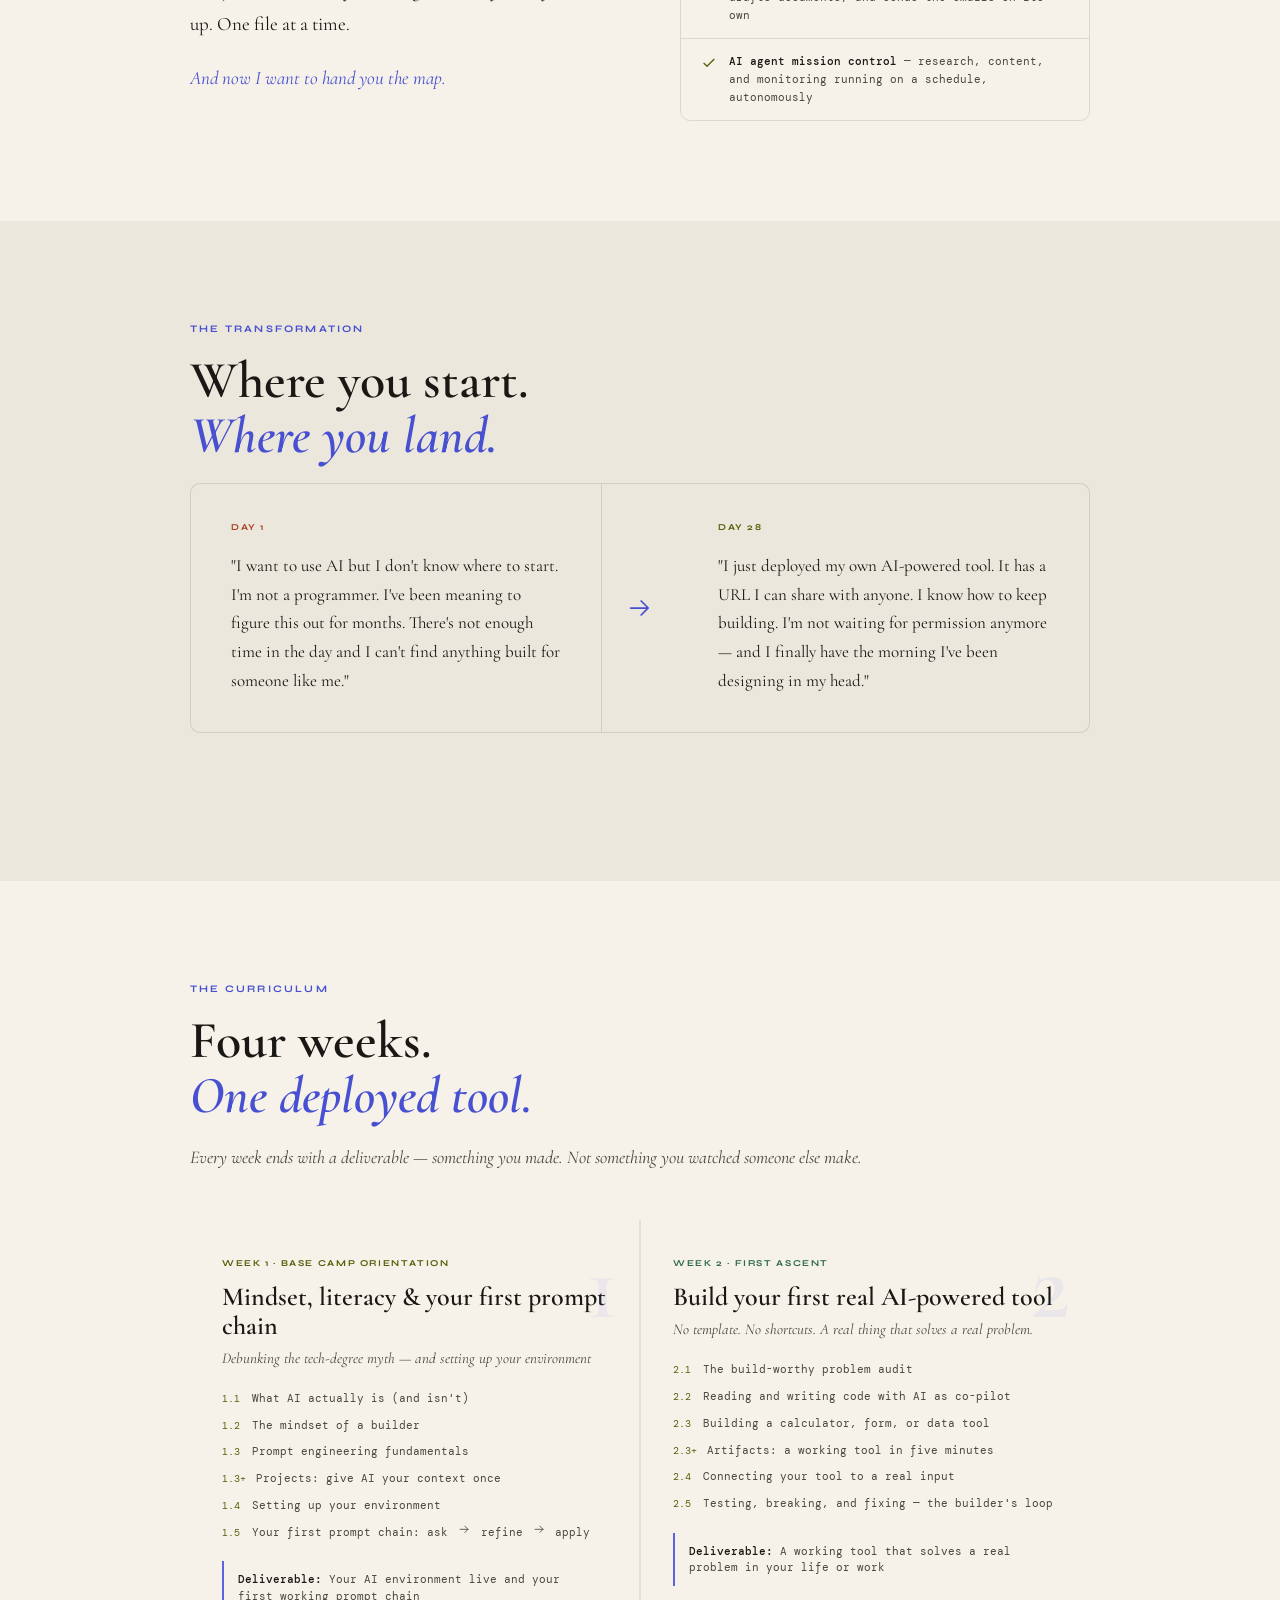
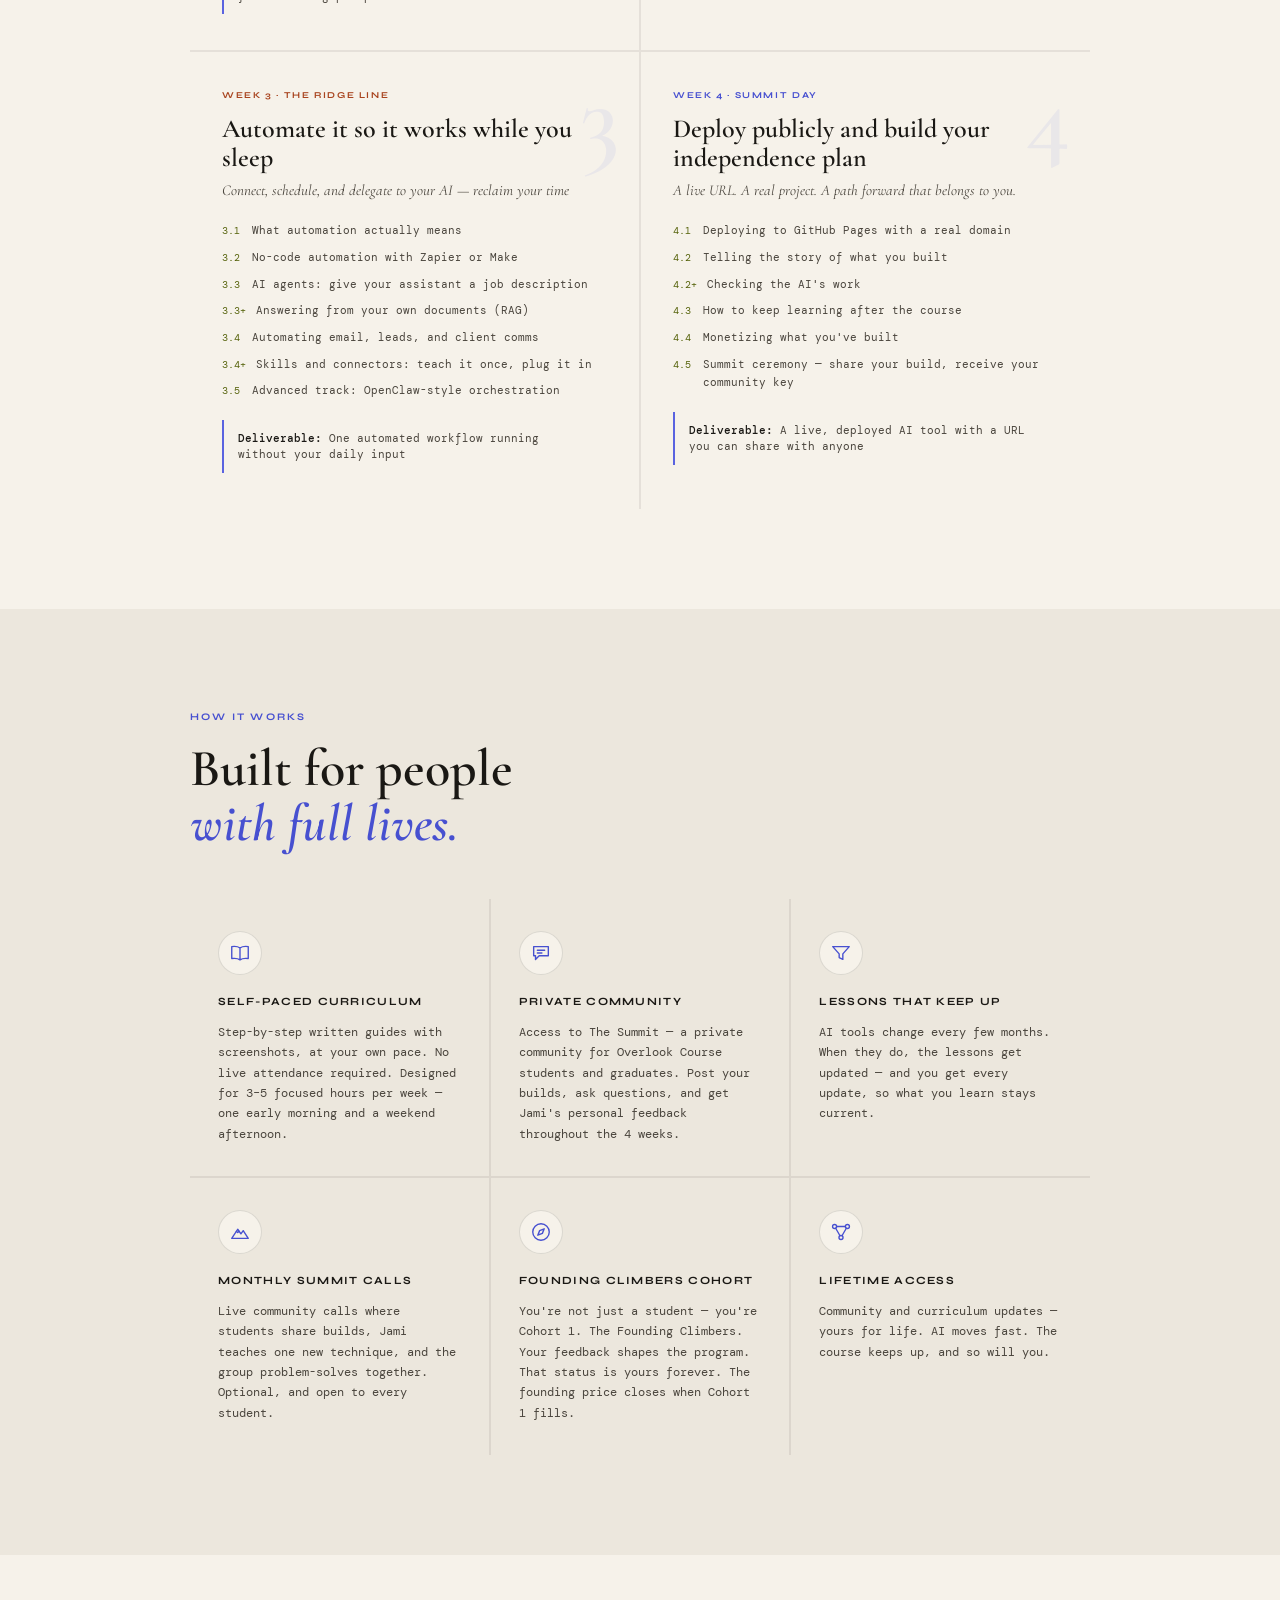
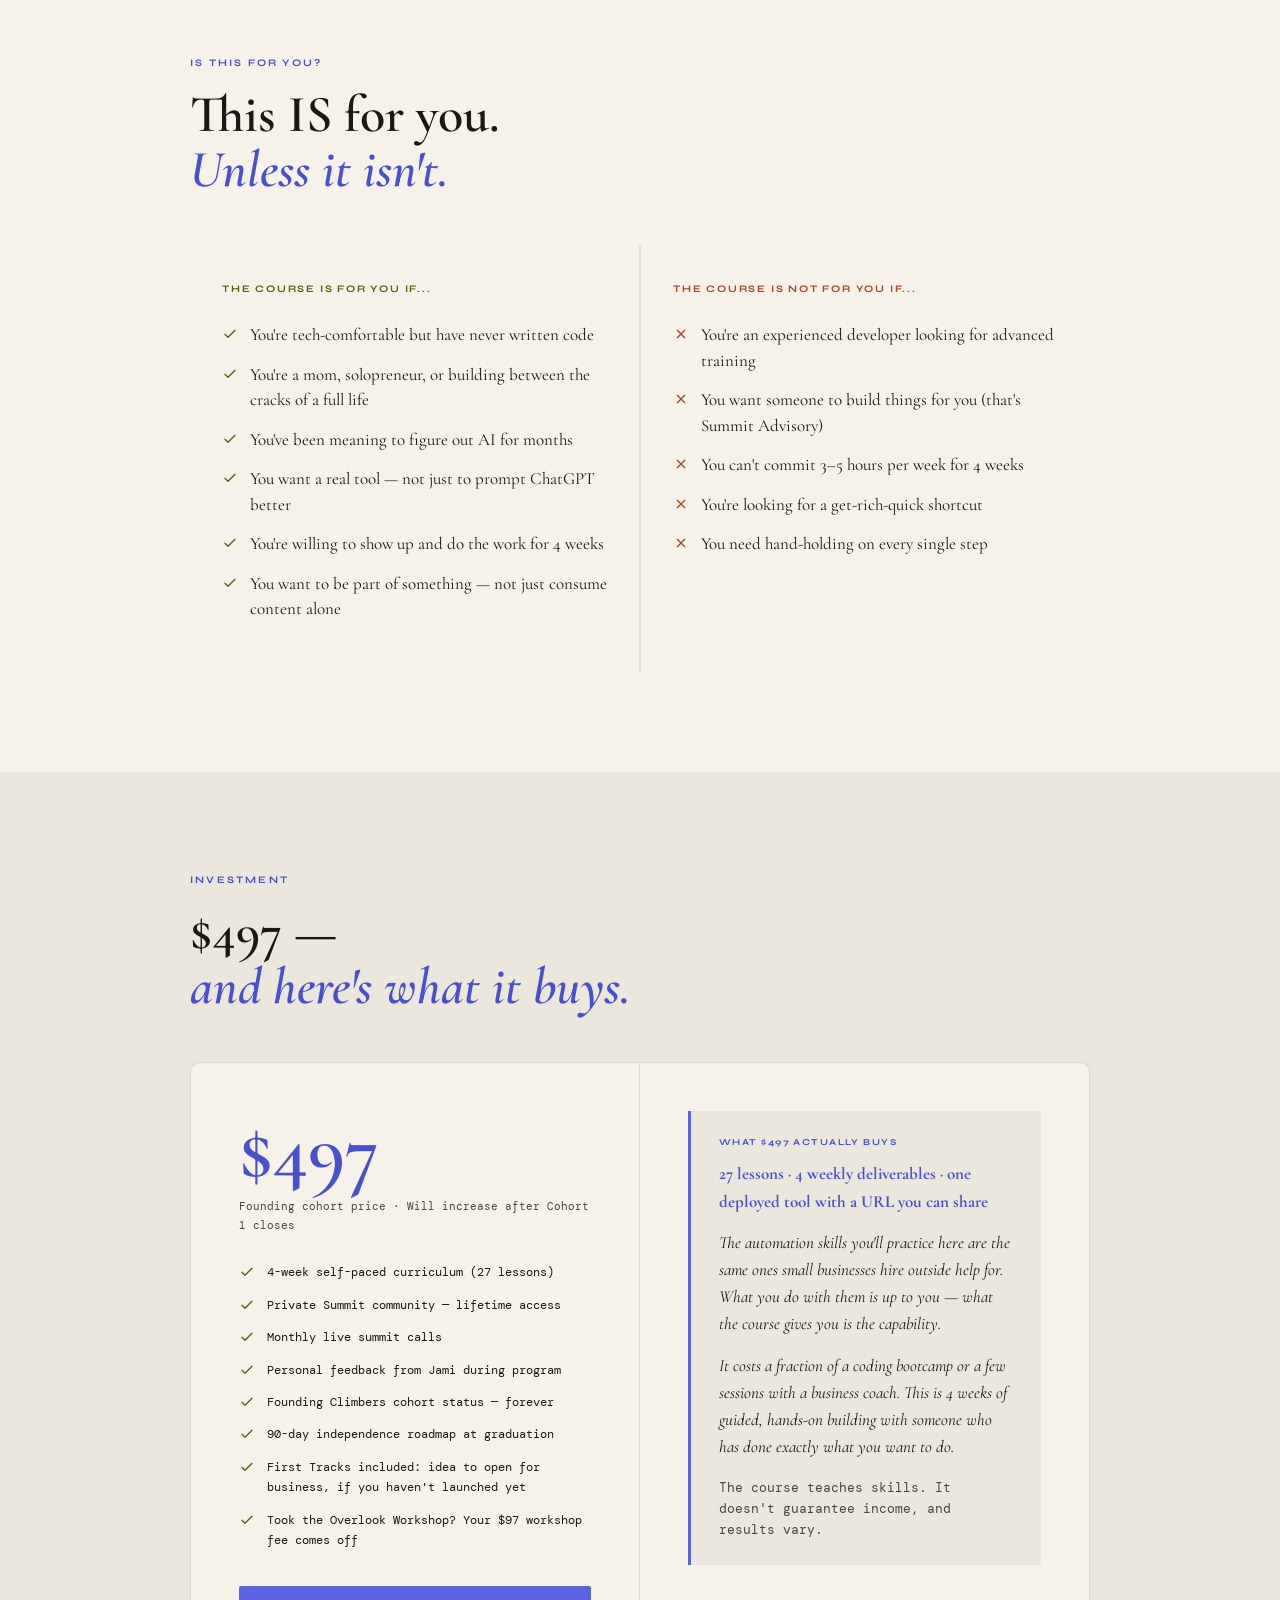
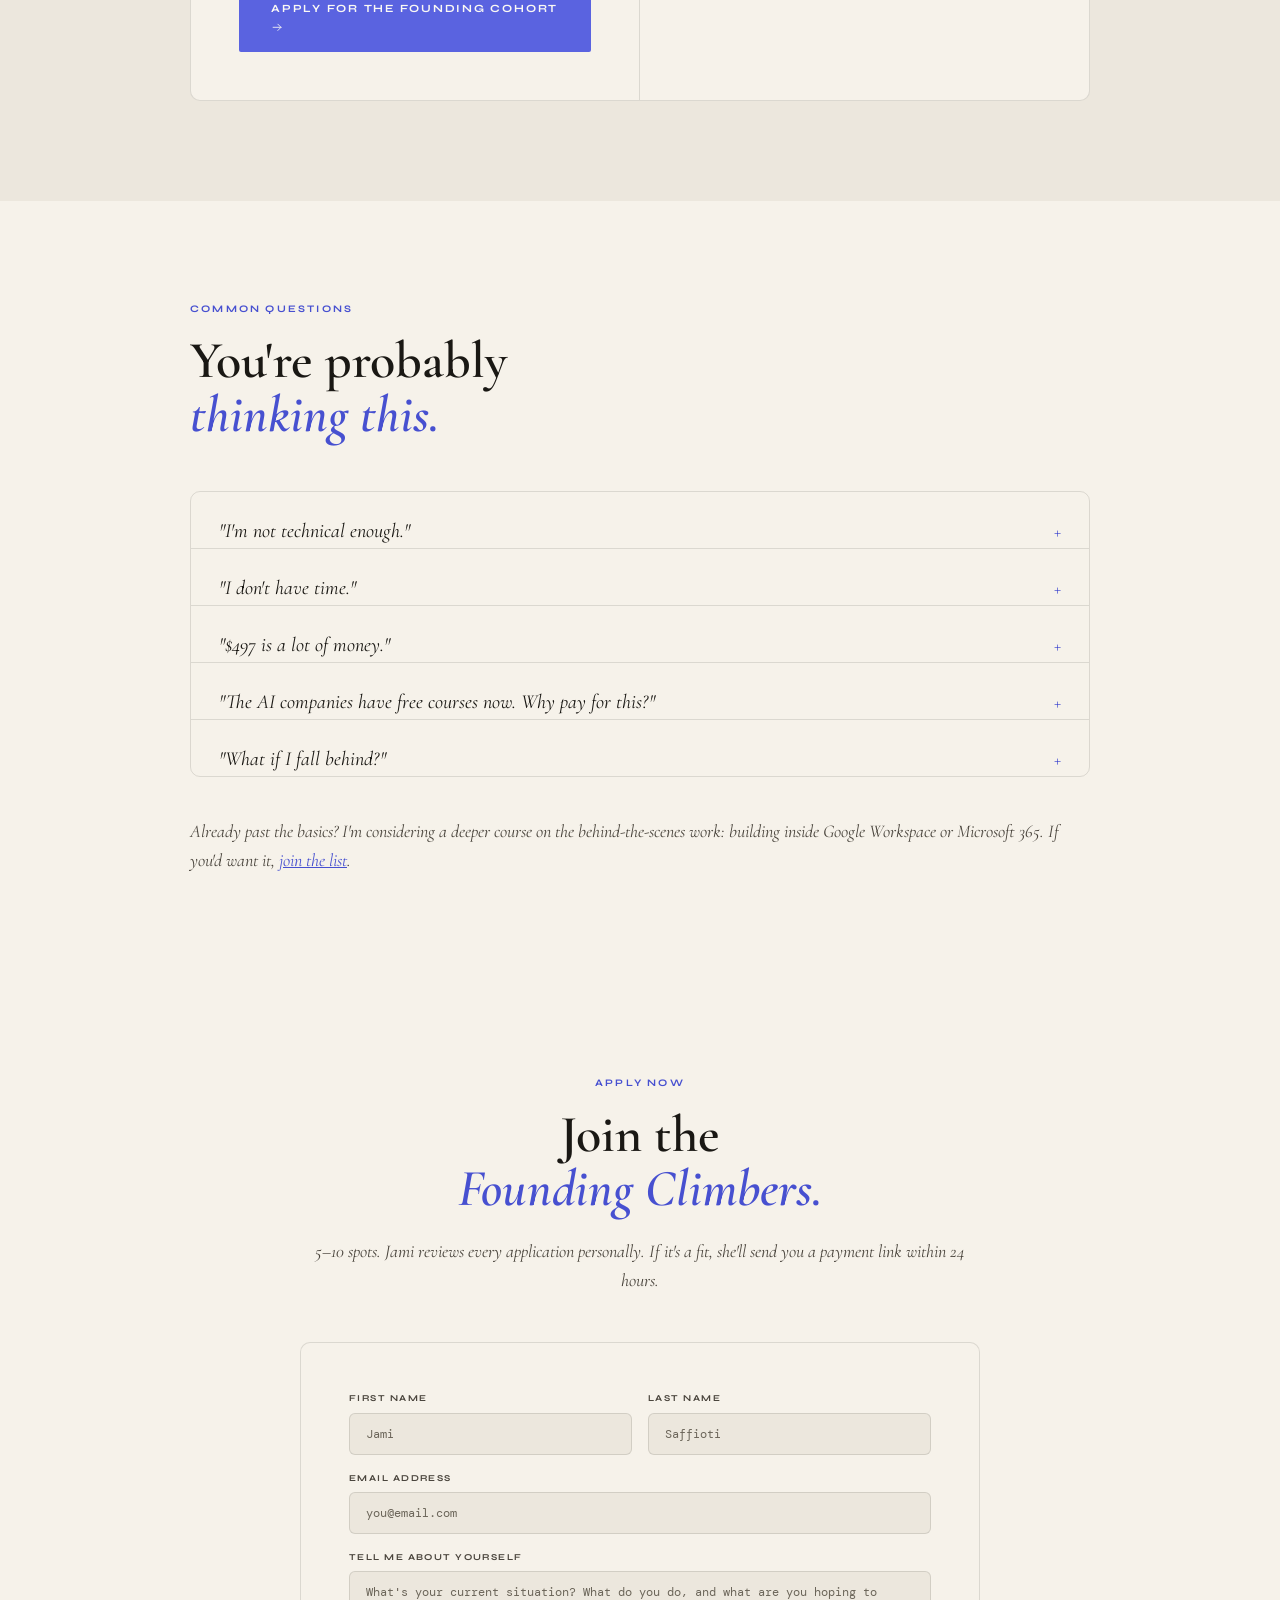
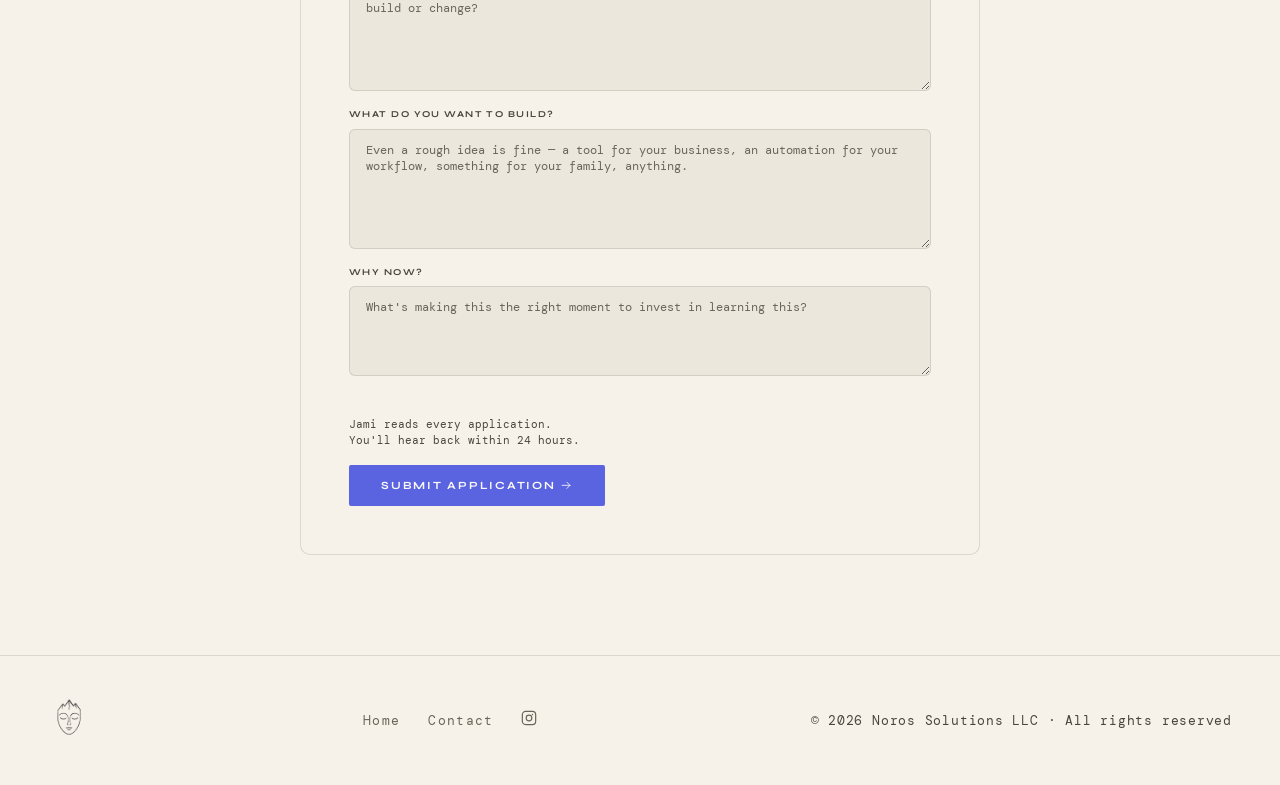
<file: overlook.html>
<!DOCTYPE html>
<html lang="en" data-theme="light">
<head>
<meta charset="UTF-8">
<meta name="viewport" content="width=device-width, initial-scale=1.0">
<meta name="description" content="The Overlook — AI for professionals and small business owners. A hands-on workshop to set Claude up for your business, and a four-week course to build your own tools. By Noros Solutions.">
<title>The Overlook · Noros Solutions</title>
<link rel="icon" type="image/png" href="/images/favicon.png">
<link rel="apple-touch-icon" href="/images/apple-touch-icon.png">
<link rel="manifest" href="/manifest.webmanifest">
<meta name="theme-color" content="#ECE7DD">
<meta name="apple-mobile-web-app-title" content="Noros">
<link href="https://fonts.googleapis.com/css2?family=Cormorant+Garamond:ital,wght@0,400;0,600;1,400;1,600&family=DM+Mono:wght@400;500&family=Syne:wght@400;700;800&display=swap" rel="stylesheet">
<link rel="stylesheet" href="tokens.css">
<style>
  :root {
    --accent: var(--ridge-text); --accent-fill: var(--ridge-fill); --on-accent: var(--ridge-ink);
    --week-2: var(--moss);
    --week-3: var(--rust);
  }
  *, *::before, *::after { box-sizing: border-box; margin: 0; padding: 0; }
  html { scroll-behavior: smooth; }
  body {
    background: var(--bg);
    color: var(--text-primary);
    font-family: 'DM Mono', monospace;
    font-size: 13px;
    line-height: 1.7;
    overflow-x: hidden;
  }

  /* ── NAV ── */
  nav {
    position: fixed; top: 0; left: 0; right: 0; z-index: 100;
    display: flex; justify-content: space-between; align-items: center;
    padding: 20px 48px;
    background: var(--nav-bg);
    backdrop-filter: blur(12px);
    border-bottom: var(--rule);
    transition: padding 0.3s ease;
  }
  nav.scrolled { padding: 14px 48px; }
  .nav-logo img { height: var(--logo-nav-height); width: auto; display: block; }
  .nav-back {
    font-family: 'Syne', sans-serif;
    font-size: 10px; font-weight: 700;
    letter-spacing: 0.16em; text-transform: uppercase;
    color: var(--text-secondary); text-decoration: none;
    display: flex; align-items: center; gap: 8px;
    transition: color 0.2s;
  }
  .nav-back:hover { color: var(--text-primary); }
  @media (max-width: 480px) { .nav-back-rest { display: none; } .nav-back { white-space: nowrap; } }
  .nav-cta {
    font-family: 'Syne', sans-serif;
    font-size: 10px; font-weight: 700;
    letter-spacing: 0.16em; text-transform: uppercase;
    color: var(--on-accent);
    background: var(--accent-fill);
    padding: 8px 18px; border-radius: 2px;
    text-decoration: none;
    transition: opacity 0.2s;
  }
  .nav-cta:hover { opacity: 0.85; }

  /* ── HERO ── */
  #hero {
    min-height: 60vh; display: flex; flex-direction: column;
    justify-content: flex-start; padding: 100px 48px 48px;
    position: relative; overflow: hidden;
  }
  .hero-bg { position: absolute; inset: 0; background: var(--bg); z-index: 0; }
  .hero-texture {
    position: absolute; inset: 0; z-index: 1;
    background-image:
      repeating-linear-gradient(0deg, transparent, transparent 60px, var(--texture-line) 60px, var(--texture-line) 61px),
      repeating-linear-gradient(90deg, transparent, transparent 60px, var(--texture-line) 60px, var(--texture-line) 61px);
  }
  .hero-content {
    position: relative; z-index: 3;
    max-width: 860px;
  }
  .hero-eyebrow {
    font-family: 'Syne', sans-serif;
    font-size: 10px; font-weight: 700;
    letter-spacing: 0.22em; text-transform: uppercase;
    color: var(--accent); margin-bottom: 20px;
    animation: fadeUp 1s 0.1s ease both;
  }
  @keyframes fadeUp {
    from { opacity: 0; transform: translateY(20px); }
    to { opacity: 1; transform: translateY(0); }
  }
  .hero-headline {
    font-family: 'Cormorant Garamond', serif;
    font-size: clamp(40px, 6.5vw, 76px);
    font-weight: 600; line-height: 1.0;
    color: var(--text-primary); margin-bottom: 24px;
    animation: fadeUp 1s 0.2s ease both;
  }
  .hero-headline em { font-style: italic; color: var(--accent); }
  .hero-sub {
    font-family: 'Cormorant Garamond', serif;
    font-size: clamp(16px, 2.2vw, 20px);
    font-style: italic; color: var(--text-secondary);
    max-width: 580px; line-height: 1.6;
    margin-bottom: 40px;
    animation: fadeUp 1s 0.3s ease both;
  }
  .hero-actions {
    display: flex; gap: 16px; flex-wrap: wrap;
    animation: fadeUp 1s 0.4s ease both;
  }
  .btn-primary {
    font-family: 'Syne', sans-serif;
    font-size: 11px; font-weight: 700;
    letter-spacing: 0.16em; text-transform: uppercase;
    background: var(--accent-fill); color: var(--on-accent);
    padding: 14px 32px; border-radius: 2px; text-decoration: none;
    transition: opacity 0.2s; display: inline-block;
  }
  .btn-primary:hover { opacity: 0.85; }
  .btn-ghost {
    font-family: 'Syne', sans-serif;
    font-size: 11px; font-weight: 700;
    letter-spacing: 0.16em; text-transform: uppercase;
    border: 1px solid var(--border-strong);
    color: var(--text-secondary); padding: 14px 32px; border-radius: 2px;
    text-decoration: none; transition: all 0.2s;
    display: inline-block;
  }
  .btn-ghost:hover { border-color: var(--text-primary); color: var(--text-primary); }

  /* ── PART TWO DIVIDER (workshop → course) ── */
  .program-switch { background: var(--accent-fill); color: var(--on-accent); padding: 72px 48px; }
  .program-switch .program-switch-label {
    font-family: 'Syne', sans-serif; font-size: 10px; font-weight: 700;
    letter-spacing: 0.22em; text-transform: uppercase; margin-bottom: 16px; color: var(--on-accent);
  }
  .program-switch .section-title, .program-switch .section-title em, .program-switch .section-sub { color: var(--on-accent); }
  .program-switch .section-sub { max-width: 640px; opacity: 0.9; }
  @media (max-width: 768px) { .program-switch { padding: 56px 24px; } }

  /* ── QUICK STATS BAR ── */
  .stats-bar {
    background: var(--surface);
    border-bottom: var(--rule); border-top: var(--rule);
    display: grid; grid-template-columns: repeat(4, 1fr);
  }
  .stat-item {
    padding: 28px 32px;
    border-right: var(--rule);
    text-align: center;
  }
  .stat-item:last-child { border-right: none; }
  .stat-num {
    font-family: 'Cormorant Garamond', serif;
    font-size: 40px; font-weight: 600;
    color: var(--accent); line-height: 1;
    margin-bottom: 6px;
  }
  .stat-label { font-size: 11px; color: var(--text-secondary); line-height: 1.4; }

  /* ── SECTIONS ── */
  .section { padding: 100px 48px; }
  .section-inner { max-width: 900px; margin: 0 auto; }
  .section-eyebrow {
    font-family: 'Syne', sans-serif;
    font-size: 10px; font-weight: 700;
    letter-spacing: 0.22em; text-transform: uppercase;
    color: var(--accent); margin-bottom: 16px;
  }
  .section-title {
    font-family: 'Cormorant Garamond', serif;
    font-size: clamp(32px, 4.5vw, 52px);
    font-weight: 600; line-height: 1.05;
    color: var(--text-primary); margin-bottom: 20px;
  }
  .section-title em { font-style: italic; color: var(--accent); }
  .section-sub {
    font-family: 'Cormorant Garamond', serif;
    font-size: 18px; font-style: italic;
    color: var(--text-secondary); line-height: 1.6;
  }

  /* ── STORY SECTION ── */
  #story { background: var(--surface); }
  .story-grid { display: grid; grid-template-columns: 1fr 1fr; gap: 80px; align-items: start; }
  .story-text {
    font-family: 'Cormorant Garamond', serif;
    font-size: 19px; line-height: 1.8; color: var(--text-primary);
  }
  .story-text p { margin-bottom: 20px; }
  .story-text p:last-child { margin-bottom: 0; }
  .story-text em { font-style: italic; color: var(--accent); }
  .story-aside { }
  .story-quote-block {
    border-left: 3px solid var(--accent-fill);
    padding: 24px 28px;
    background: var(--surface);
    margin-bottom: 32px;
  }
  .story-quote {
    font-family: 'Cormorant Garamond', serif;
    font-size: 20px; font-style: italic;
    color: var(--text-primary); line-height: 1.6;
    margin-bottom: 12px;
  }
  .story-quote-attr { font-size: 10px; color: var(--text-secondary); letter-spacing: 0.08em; }
  .story-builds { border: var(--rule); border-radius: 10px; overflow: hidden; }
  .story-build-label {
    padding: 12px 20px; border-bottom: var(--rule);
    font-family: 'Syne', sans-serif;
    font-size: 9px; font-weight: 700;
    letter-spacing: 0.18em; text-transform: uppercase;
    color: var(--pop-text);
    display: flex; align-items: center; gap: 10px;
  }
  .story-build-label::before {
    content: ''; width: 7px; height: 7px; border-radius: 50%; background: var(--pop-fill);
  }
  .story-build-item {
    display: flex; gap: 12px; padding: 14px 20px;
    border-bottom: var(--rule); align-items: flex-start;
  }
  .story-build-item:last-child { border-bottom: none; }
  .build-dot { color: var(--positive); flex-shrink: 0; margin-top: 2px; display: flex; }
  .build-dot .i { width: 16px; height: 16px; stroke-width: 2; }
  .build-text { font-size: 11px; color: var(--text-secondary); line-height: 1.6; }
  .build-text strong { color: var(--text-primary); font-weight: 500; }

  /* ── PROMISE / TRANSFORMATION ── */
  #promise { background: var(--bg); }
  .transform-block {
    background: var(--bg);
    border: var(--rule); border-radius: 10px; overflow: hidden;
    display: grid; grid-template-columns: 1fr auto 1fr;
    gap: 0; margin-bottom: 48px;
  }
  .transform-side { padding: 36px 40px; }
  .transform-side:first-child { border-right: var(--rule); }
  .transform-label {
    font-family: 'Syne', sans-serif;
    font-size: 9px; font-weight: 700;
    letter-spacing: 0.18em; text-transform: uppercase;
    margin-bottom: 16px;
  }
  .transform-label.before { color: var(--negative); }
  .transform-label.after { color: var(--positive); }
  .transform-text {
    font-family: 'Cormorant Garamond', serif;
    font-size: 17px; line-height: 1.7; color: var(--text-primary);
  }
  .transform-arrow {
    display: flex; align-items: center; justify-content: center;
    padding: 0 24px;
    font-family: 'Cormorant Garamond', serif;
    font-size: 32px; color: var(--accent);
  }
  .transform-arrow .i { width: 28px; height: 28px; stroke-width: 1.5; }

  /* ── CURRICULUM ── */
  #curriculum { background: var(--surface); }
  .weeks-grid { display: grid; grid-template-columns: 1fr 1fr; gap: 2px; background: var(--grid-gap); margin-top: 48px; }
  .week-card {
    background: var(--surface); padding: 36px 32px;
    position: relative; overflow: hidden;
    transition: background 0.2s;
  }
  .week-card:hover { background: var(--bg); }
  .week-num-bg {
    position: absolute; top: 16px; right: 20px;
    font-family: 'Cormorant Garamond', serif;
    font-size: 100px; font-weight: 600;
    color: var(--watermark); line-height: 1;
    pointer-events: none;
  }
  .week-badge {
    font-family: 'Syne', sans-serif;
    font-size: 9px; font-weight: 700;
    letter-spacing: 0.18em; text-transform: uppercase;
    margin-bottom: 12px;
  }
  .week-name {
    font-family: 'Cormorant Garamond', serif;
    font-size: 26px; font-weight: 600;
    color: var(--text-primary); margin-bottom: 6px; line-height: 1.1;
  }
  .week-theme {
    font-family: 'Cormorant Garamond', serif;
    font-style: italic; font-size: 15px;
    color: var(--text-secondary); margin-bottom: 20px; line-height: 1.5;
  }
  .week-lessons { margin-bottom: 20px; }
  .week-lesson {
    display: flex; gap: 10px; margin-bottom: 8px;
    font-size: 11px; color: var(--text-secondary); align-items: flex-start;
  }
  .week-lesson-num { color: var(--pop-text); min-width: 20px; flex-shrink: 0; font-size: 10px; margin-top: 1px; }
  .week-deliverable {
    background: var(--surface);
    border-left: 2px solid var(--accent-fill);
    padding: 10px 14px;
    font-size: 11px; color: var(--text-secondary); line-height: 1.5;
  }
  .week-deliverable strong { color: var(--text-primary); font-weight: 500; }
  .w1 .week-badge { color: var(--positive); }
  .w2 .week-badge { color: var(--week-2); }
  .w3 .week-badge { color: var(--week-3); }
  .w4 .week-badge { color: var(--accent); }

  /* ── FORMAT ── */
  #format { background: var(--bg); }
  .format-grid { display: grid; grid-template-columns: repeat(3, 1fr); gap: 2px; background: var(--grid-gap); margin-top: 48px; }
  .format-card { background: var(--bg); padding: 32px 28px; }
  .i {
    width: 1.15em; height: 1.15em; vertical-align: -0.2em;
    fill: none; stroke: currentColor; stroke-width: 1.6;
    stroke-linecap: round; stroke-linejoin: round;
  }
  .format-icon {
    width: 44px; height: 44px; border-radius: 50%; margin-bottom: 18px;
    display: flex; align-items: center; justify-content: center;
    color: var(--accent); background: var(--surface); border: var(--rule);
  }
  .format-icon .i { width: 22px; height: 22px; stroke-width: 1.5; }
  .format-title {
    font-family: 'Syne', sans-serif;
    font-size: 11px; font-weight: 700;
    letter-spacing: 0.12em; text-transform: uppercase;
    color: var(--text-primary); margin-bottom: 10px;
  }
  .format-desc { font-size: 12px; color: var(--text-secondary); line-height: 1.7; }

  /* ── FIT ── */
  #fit { background: var(--surface); }
  .fit-grid { display: grid; grid-template-columns: 1fr 1fr; gap: 2px; background: var(--grid-gap); margin-top: 48px; }
  .fit-col { background: var(--surface); padding: 36px 32px; }
  .fit-col-label {
    font-family: 'Syne', sans-serif;
    font-size: 10px; font-weight: 700;
    letter-spacing: 0.18em; text-transform: uppercase;
    margin-bottom: 24px;
  }
  .fit-col-label.yes { color: var(--positive); }
  .fit-col-label.no { color: var(--negative); }
  .fit-item { display: flex; gap: 12px; margin-bottom: 14px; align-items: flex-start; }
  .fit-icon { margin-top: 4px; flex-shrink: 0; display: flex; }
  .fit-icon .i { width: 16px; height: 16px; stroke-width: 2; }
  .fit-icon.yes { color: var(--positive); }
  .fit-icon.no { color: var(--negative); }
  .fit-text {
    font-family: 'Cormorant Garamond', serif;
    font-size: 17px; color: var(--text-primary); line-height: 1.5;
  }

  /* ── PRICING ── */
  #pricing { background: var(--bg); }
  .pricing-block {
    background: var(--surface);
    border: var(--rule); border-radius: 10px; overflow: hidden;
    display: grid; grid-template-columns: 1fr 1fr;
    gap: 0; margin-top: 48px;
  }
  .pricing-left { padding: 48px 48px; border-right: var(--rule); }
  .pricing-right { padding: 48px 48px; }
  .price-main {
    font-family: 'Cormorant Garamond', serif;
    font-size: 80px; font-weight: 600;
    color: var(--accent); line-height: 1;
    margin-bottom: 6px;
  }
  .price-note { font-size: 11px; color: var(--text-secondary); margin-bottom: 28px; }
  .price-features { margin-bottom: 36px; }
  .price-feature {
    display: flex; gap: 12px; margin-bottom: 12px;
    font-size: 12px; color: var(--text-secondary); align-items: flex-start;
  }
  .price-feature-check { color: var(--positive); flex-shrink: 0; margin-top: 2px; display: flex; }
  .price-feature-check .i { width: 16px; height: 16px; stroke-width: 2; }
  .price-feature-text { color: var(--text-primary); }
  .roi-block {
    background: var(--bg); padding: 24px 28px;
    border-left: 3px solid var(--accent-fill);
  }
  .roi-label {
    font-family: 'Syne', sans-serif;
    font-size: 9px; font-weight: 700;
    letter-spacing: 0.16em; text-transform: uppercase;
    color: var(--accent); margin-bottom: 10px;
  }
  .roi-text {
    font-family: 'Cormorant Garamond', serif;
    font-size: 17px; color: var(--text-primary);
    line-height: 1.6; font-style: italic;
  }
  .roi-text strong { color: var(--accent); font-style: normal; }
  .roi-text + .roi-text { margin-top: 14px; }
  .roi-disclaimer { font-size: 13px; color: var(--text-secondary); line-height: 1.6; margin-top: 18px; }

  /* ── OBJECTIONS ── */
  #objections { background: var(--surface); }
  .objections-list { margin-top: 48px; border: var(--rule); border-radius: 10px; overflow: hidden; }
  .objection-item { border-bottom: var(--rule); }
  .objection-item:last-child { border-bottom: none; }
  .objection-q {
    padding: 22px 28px 0;
    font-family: 'Cormorant Garamond', serif;
    font-size: 20px; font-style: italic;
    color: var(--text-primary); cursor: pointer;
    display: flex; justify-content: space-between; align-items: flex-start;
    gap: 16px;
  }
  .objection-toggle {
    font-size: 18px; color: var(--accent);
    flex-shrink: 0; transition: transform 0.3s; margin-top: 2px;
    font-style: normal;
  }
  .objection-item.open .objection-toggle { transform: rotate(45deg); }
  .objection-a {
    padding: 0 28px 22px;
    font-size: 12px; color: var(--text-secondary);
    line-height: 1.8; display: none;
    margin-top: 12px;
  }
  .objection-item.open .objection-a { display: block; }

  /* ── APPLICATION ── */
  #apply { background: var(--bg); }
  .apply-inner {
    max-width: 680px; margin: 0 auto;
    text-align: center;
  }
  .apply-inner .section-title { text-align: center; }
  .apply-inner .section-sub { text-align: center; margin: 0 auto 48px; }
  .apply-form {
    text-align: left;
    background: var(--surface); border: var(--rule); border-radius: 10px;
    padding: 48px;
  }
  .form-grid { display: grid; grid-template-columns: 1fr 1fr; gap: 16px; }
  .form-group { display: flex; flex-direction: column; gap: 6px; }
  .form-group.full { grid-column: 1 / -1; }
  .form-label {
    font-family: 'Syne', sans-serif;
    font-size: 9px; font-weight: 700;
    letter-spacing: 0.16em; text-transform: uppercase;
    color: var(--text-secondary);
  }
  .form-input, .form-textarea {
    background: var(--bg); border: var(--rule);
    color: var(--text-primary); font-family: 'DM Mono', monospace;
    font-size: 12px; padding: 12px 16px; border-radius: 6px;
    outline: none; transition: border-color 0.2s;
    width: 100%;
  }
  .form-input:focus, .form-textarea:focus {
    border-color: var(--accent-fill);
  }
  .form-input::placeholder, .form-textarea::placeholder { color: var(--text-muted); }
  .form-textarea { resize: vertical; min-height: 120px; }
  .form-submit-row {
    margin-top: 24px; display: flex;
    justify-content: space-between; align-items: center;
    flex-wrap: wrap; gap: 16px;
  }
  .form-submit-note { font-size: 11px; color: var(--text-secondary); line-height: 1.5; }
  .form-submit {
    font-family: 'Syne', sans-serif;
    font-size: 11px; font-weight: 700;
    letter-spacing: 0.16em; text-transform: uppercase;
    background: var(--accent-fill); color: var(--on-accent);
    border: none; padding: 14px 32px; border-radius: 2px;
    cursor: pointer; transition: opacity 0.2s;
  }
  .form-submit:hover { opacity: 0.85; }

  /* ── FOOTER ── */
  footer {
    background: var(--surface);
    padding: 40px 48px;
    display: flex; justify-content: space-between;
    align-items: center; border-top: var(--rule);
    flex-wrap: wrap; gap: 20px;
  }
  .footer-logo img { height: 42px; width: auto; }
  .footer-links { display: flex; gap: 28px; list-style: none; flex-wrap: wrap; }
  .footer-links a { font-size: 13px; letter-spacing: 0.1em; color: var(--text-muted); text-decoration: none; transition: color 0.2s; }
  .footer-links a:hover { color: var(--text-secondary); }
  .footer-copy { font-size: 13px; color: var(--text-secondary); letter-spacing: 0.06em; }

  /* ── REVEAL ── */
  .reveal { opacity: 0; transform: translateY(20px); transition: opacity 0.7s ease, transform 0.7s ease; }
  .reveal.visible { opacity: 1; transform: translateY(0); }
  .reveal-delay-1 { transition-delay: 0.1s; }
  .reveal-delay-2 { transition-delay: 0.2s; }
  .reveal-delay-3 { transition-delay: 0.3s; }

  /* ── STICKY CTA ── */
  .sticky-cta {
    position: fixed; bottom: 32px; right: 32px; z-index: 99;
    opacity: 0; transform: translateY(12px);
    transition: opacity 0.4s, transform 0.4s;
    pointer-events: none;
  }
  .sticky-cta.visible { opacity: 1; transform: translateY(0); pointer-events: auto; }
  .sticky-cta a {
    font-family: 'Syne', sans-serif;
    font-size: 10px; font-weight: 700;
    letter-spacing: 0.16em; text-transform: uppercase;
    background: var(--accent-fill); color: var(--on-accent);
    padding: 14px 24px; border-radius: 2px; text-decoration: none;
    display: flex; align-items: center; gap: 8px;
    box-shadow: 0 4px 24px color-mix(in srgb, var(--text-primary) 18%, transparent);
  }

  /* ── MOBILE ── */
  @media (max-width: 768px) {
    .nav-links { display: none; }
    .nav-links.open {
      display: flex !important;
      flex-direction: column;
      position: fixed;
      inset: 0;
      background: var(--overlay-bg);
      padding: 80px 24px 40px;
      gap: 0;
      z-index: 98;
      overflow-y: auto;
    }
    .nav-links.open li { display: block; border-bottom: 1px solid var(--border-soft); }
    .nav-links.open a { display: block !important; padding: 18px 0; font-size: 15px !important; color: var(--text-primary) !important; letter-spacing: 0.08em; }
    .nav-links.open .nav-cta { margin-top: 20px; text-align: center; display: block !important; padding: 16px !important; }
    .nav-menu-btn { display: flex; }
    nav { padding: 16px 24px; }
    #hero { padding: 120px 24px 32px !important; min-height: auto !important; justify-content: flex-start; }
    .hero-actions { flex-direction: column !important; gap: 10px !important; }
    .hero-actions .btn-primary, .hero-actions .btn-ghost { text-align: center !important; width: 100% !important; display: block !important; }
    #home { padding: 140px 48px 80px; justify-content: flex-start !important; }
    .section { padding: 72px 24px; }
    .stats-bar { grid-template-columns: 1fr 1fr; }
    .stat-item:nth-child(2) { border-right: none; }
    .stat-item:nth-child(3) { border-top: var(--rule); }
    .stat-item:nth-child(4) { border-top: var(--rule); border-right: none; }
    .story-grid, .weeks-grid, .fit-grid, .pricing-block { grid-template-columns: 1fr; }
    .pricing-left { border-right: none; border-bottom: var(--rule); }
    .format-grid { grid-template-columns: 1fr; }
    .transform-block { grid-template-columns: 1fr; }
    .transform-arrow { padding: 16px 0; transform: rotate(90deg); }
    .form-grid { grid-template-columns: 1fr; }
    .apply-form { padding: 28px 24px; }
    footer { flex-direction: column; align-items: flex-start; padding: 32px 24px; }
    .sticky-cta { bottom: 20px; right: 16px; left: 16px; }
    .sticky-cta a { justify-content: center; }
  }

  /* ── MOBILE FIXES ── */
  @media (max-width: 768px) {

    /* Mobile nav — solid background so menu is readable */
    .nav-links.open { display: flex; flex-direction: column; position: fixed; inset: 0; background: var(--overlay-bg); padding: 80px 24px 40px; gap: 0; z-index: 98; overflow-y: auto; }
    .nav-links.open a {
      color: var(--text-primary) !important;
      font-size: 16px !important;
      padding: 10px 0;
      border-bottom: 1px solid var(--border-soft);
      display: block;
      width: 100%;
    }
    .nav-links.open .nav-cta {
      margin-top: 16px;
      text-align: center;
      display: block;
      padding: 14px !important;
    }

    /* Mobile mountain — reposition so peak is visible */

    /* Mobile hero content — better spacing */
    #hero, #hero-section {
      padding: 120px 24px 32px !important;
      min-height: auto !important;
    }
    .hero-headline {
      font-size: clamp(32px, 10vw, 52px) !important;
    }
    .hero-sub {
      font-size: 16px !important;
    }
    .hero-actions {
      flex-direction: column !important;
      gap: 12px !important;
    }
    .hero-actions .btn-primary,
    .hero-actions .btn-ghost {
      text-align: center !important;
      width: 100% !important;
    }

    /* Mobile stats bar */
    .stats-bar {
      grid-template-columns: 1fr 1fr !important;
    }

    /* Mobile products grid */
    .products-grid {
      grid-template-columns: 1fr !important;
    }

    /* Mobile sections padding */
    .section, section {
      padding: 56px 24px !important;
    }

    /* Mobile footer */
    footer {
      flex-direction: column !important;
      align-items: flex-start !important;
      gap: 24px !important;
      padding: 32px 24px !important;
    }
    .footer-links {
      flex-direction: column !important;
      gap: 12px !important;
    }
  }

  @media (min-width: 769px) { .nav-close { display: none !important; } }
  .nav-close { display: none; position: fixed; top: 20px; right: 24px; z-index: 99; background: none; border: none; color: var(--text-primary); font-size: 28px; cursor: pointer; line-height: 1; padding: 4px 8px; }
  .nav-close.visible { display: block; }
  @media (max-width: 768px) { .nav-links.open li { display: block; border-bottom: 1px solid var(--border-soft); } .nav-links.open a { display: block; padding: 18px 0; font-size: 15px !important; color: var(--text-primary) !important; } }
  @media (max-width: 768px) {
    .nav-links.open li { border-bottom: 1px solid var(--border-soft); }
    .nav-links.open a { display: block; padding: 18px 0; font-size: 15px !important; letter-spacing: 0.1em; color: var(--text-primary) !important; }
    .nav-links.open .nav-cta { margin-top: 20px; text-align: center; display: block; padding: 16px !important; }
  }
  .form-thanks { grid-column: 1 / -1; text-align: center; padding: 20px 0; }
  .form-thanks h3 {
    font-family: 'Cormorant Garamond', serif; font-size: 26px; font-weight: 600;
    color: var(--text-primary); margin-bottom: 10px;
  }
  .form-thanks p { font-size: 12px; color: var(--text-secondary); line-height: 1.7; max-width: 440px; margin: 0 auto; }
</style>
</head>
<body>
<!-- Line icons: drawn, because Syne / DM Mono / Cormorant have no arrow, check or symbol glyphs -->
<svg width="0" height="0" style="position:absolute" aria-hidden="true">
  <defs>
    <symbol id="i-flow" viewBox="0 0 24 24"><circle cx="5" cy="6" r="2.2"/><circle cx="19" cy="6" r="2.2"/><circle cx="12" cy="18" r="2.2"/><path d="M7.2 6h9.6M6.2 7.9l4.7 8.2M17.8 7.9l-4.7 8.2"/></symbol>
    <symbol id="i-chat" viewBox="0 0 24 24"><path d="M4 5h16v10H10l-4 4v-4H4z"/><path d="M8 9h8M8 12h5"/></symbol>
    <symbol id="i-code" viewBox="0 0 24 24"><path d="M8 7l-5 5 5 5M16 7l5 5-5 5M13.5 5l-3 14"/></symbol>
    <symbol id="i-compass" viewBox="0 0 24 24"><circle cx="12" cy="12" r="9"/><path d="M15.5 8.5l-2 5-5 2 2-5z"/></symbol>
    <symbol id="i-funnel" viewBox="0 0 24 24"><path d="M3 5h18l-7 8v6l-4-2v-4z"/></symbol>
    <symbol id="i-book" viewBox="0 0 24 24"><path d="M12 6.5C10 5 7 4.5 3 5v13c4-.5 7 0 9 1.5 2-1.5 5-2 9-1.5V5c-4-.5-7 0-9 1.5zM12 6.5v13"/></symbol>
    <symbol id="i-check" viewBox="0 0 24 24"><path d="M4.5 12.5l4.5 4.5L19.5 6.5"/></symbol>
    <symbol id="i-x" viewBox="0 0 24 24"><path d="M6.5 6.5l11 11M17.5 6.5l-11 11"/></symbol>
    <symbol id="i-arrow-r" viewBox="0 0 24 24"><path d="M4 12h15M13 6l6 6-6 6"/></symbol>
    <symbol id="i-arrow-l" viewBox="0 0 24 24"><path d="M20 12H5M11 6l-6 6 6 6"/></symbol>
    <symbol id="i-mountain" viewBox="0 0 24 24"><path d="M3 19l6.5-10 3.5 5 2.5-3.5L21 19z"/><path d="M8 11.3l1.5 1.2 1.5-1.4"/></symbol>
  </defs>
</svg>

<!-- NAV -->
<nav id="navbar">
  <a href="index.html" class="nav-back"><span><svg class="i" aria-hidden="true"><use href="#i-arrow-l"/></svg> Noros<span class="nav-back-rest"> Solutions</span></span></a>
  <a href="index.html" class="nav-logo">
    <img src="/images/noros-logo.png" alt="Noros Solutions">
  </a>
  <a href="#apply" class="nav-cta">Apply now</a>
</nav>

<!-- HERO -->
<section id="hero">
  <div class="hero-bg"></div>
  <div class="hero-texture"></div>
  <div class="hero-content">
    <div class="hero-eyebrow">The Overlook · For professionals &amp; small business owners</div>
    <h1 class="hero-headline">
      You don't need<br>a CS degree.<br><em>You need a guide.</em>
    </h1>
    <p class="hero-sub">Start with one hands-on workshop that sets AI up for your business. Go further with a four-week course where you build your own tools, agents and automations.</p>
    <div class="hero-actions">
      <a href="#workshop" class="btn-primary">The workshop · $97 <svg class="i" aria-hidden="true"><use href="#i-arrow-r"/></svg></a>
      <a href="#course" class="btn-ghost">The course · $497</a>
    </div>
  </div>
</section>

<!-- WORKSHOP -->
<section id="workshop" class="section">
  <div class="section-inner">
    <div class="reveal">
      <div class="section-eyebrow">Part one · The Overlook Workshop</div>
      <h2 class="section-title">One hour.<br><em>AI set up for your business.</em></h2>
      <p class="section-sub" style="margin-top:12px;">Most people use AI like a search box and get generic answers. In one hands-on hour you'll set it up so it knows your work, build a tool from your own files, and teach it one of your processes. You leave with three things you built.</p>
    </div>
    <div class="pricing-block">
      <div class="pricing-left reveal reveal-delay-1">
        <div class="price-main">$97</div>
        <div class="price-note">Small rooms · In person in Monmouth/Ocean County, virtual sessions to follow · Dates to be announced</div>
        <div class="price-features">
          <div class="price-feature"><span class="price-feature-check"><svg class="i" aria-hidden="true"><use href="#i-check"/></svg></span><span class="price-feature-text">A Claude Project that knows your business, your customers and your tone</span></div>
          <div class="price-feature"><span class="price-feature-check"><svg class="i" aria-hidden="true"><use href="#i-check"/></svg></span><span class="price-feature-text">A tool you'll use Monday, built from your own files: a quote calculator, an intake checklist or an FAQ sheet</span></div>
          <div class="price-feature"><span class="price-feature-check"><svg class="i" aria-hidden="true"><use href="#i-check"/></svg></span><span class="price-feature-text">A skill: one of your processes, taught once, so Claude follows it every time</span></div>
          <div class="price-feature"><span class="price-feature-check"><svg class="i" aria-hidden="true"><use href="#i-check"/></svg></span><span class="price-feature-text">The habit that matters most: checking the answer before you trust it</span></div>
          <div class="price-feature"><span class="price-feature-check"><svg class="i" aria-hidden="true"><use href="#i-check"/></svg></span><span class="price-feature-text">A live tour of what's next: drafts in your email and chores that run on a schedule</span></div>
          <div class="price-feature"><span class="price-feature-check"><svg class="i" aria-hidden="true"><use href="#i-check"/></svg></span><span class="price-feature-text">Going further? Your $97 comes off the course</span></div>
        </div>
        <a href="index.html#workshop-form-wrap" class="btn-primary" style="display:inline-block;">Get workshop dates <svg class="i" aria-hidden="true"><use href="#i-arrow-r"/></svg></a>
      </div>
      <div class="pricing-right reveal reveal-delay-2">
        <div class="roi-block">
          <div class="roi-label">What to bring</div>
          <div class="roi-text"><strong>A laptop (any kind, Chromebooks are fine) and a free Claude account.</strong> Nothing to install; one setting to switch on, and we'll send two-minute instructions.</div>
          <div class="roi-text">Bring two or three real files, like your price list or an email you were proud of. We'll use them in the session.</div>
          <div class="roi-text">Everything you build works on Claude's free plan. Connecting your email and scheduling a chore are shown live, so you'll know exactly what's possible when you're ready.</div>
          <div class="roi-disclaimer">No coding experience needed. Built for small business owners, solo professionals and anyone whose week runs on email, calendars and documents.</div>
        </div>
        <div class="roi-block" style="margin-top:16px;">
          <div class="roi-label">Why not a free course?</div>
          <div class="roi-text"><strong>Some are good.</strong> Anthropic, OpenAI, Google and Microsoft all teach their own tools for free, and I've gone through them so you know which are worth your time.</div>
          <div class="roi-text">What they can't do: work on <em>your</em> business. Here you use your own files, with someone beside you when something won't upload or an answer looks wrong, and you get an honest view across the assistants, not one company's pitch. You leave with it working, not a certificate.</div>
        </div>
      </div>
    </div>
  </div>
</section>

<!-- PART TWO: THE COURSE -->
<section id="course" class="program-switch">
  <div class="section-inner">
    <div class="program-switch-label">Part two · The Overlook Course</div>
    <h2 class="section-title">Ready to build your own?<br><em>Four weeks, $497 founding price.</em></h2>
    <p class="section-sub">The workshop sets AI up for the work you already do. The course teaches you to build your own tools, agents and automations, and put them online. Everything from here down is about the course.</p>
  </div>
</section>

<!-- STATS BAR -->
<div class="stats-bar">
  <div class="stat-item">
    <div class="stat-num">4</div>
    <div class="stat-label">Weeks to a deployed, working AI tool</div>
  </div>
  <div class="stat-item">
    <div class="stat-num">5–10</div>
    <div class="stat-label">Founding cohort spots available</div>
  </div>
  <div class="stat-item">
    <div class="stat-num">27</div>
    <div class="stat-label">Lessons, each building toward your tool</div>
  </div>
  <div class="stat-item">
    <div class="stat-num">$497</div>
    <div class="stat-label">Founding Climbers only</div>
  </div>
</div>

<!-- STORY -->
<section id="story" class="section">
  <div class="section-inner">
    <div class="story-grid">
      <div class="reveal">
        <div class="section-eyebrow">The origin story</div>
        <div class="story-text">
          <p>It's 5am. Coffee in a favorite mug. A candle lit. Still in my pajamas on the couch, Sunny curled up at my feet.</p>
          <p>And on my lap — a laptop I wiped clean, installed a fresh operating system on, and <em>set out to teach myself something entirely new.</em></p>
          <p>I'm a PhD mechanical engineer. I've taught at universities and high schools for over a decade. I'm a mom of two. And I had this quiet, growing feeling that I was stifling something.</p>
          <p>I knew AI was changing everything. I could feel it. But every time I thought of where to start, I hit a wall.</p>
          <p>So I just started. Every morning before my family woke up. One file at a time.</p>
          <p><em>And now I want to hand you the map.</em></p>
        </div>
      </div>
      <div class="reveal reveal-delay-2">
        <div class="story-quote-block">
          <div class="story-quote">"I didn't have a CS degree. I didn't have startup funding. I had a used laptop, a Claude subscription, and a lot of early mornings."</div>
          <div class="story-quote-attr">— Dr. Jami Saffioti, Founder of Noros Solutions</div>
        </div>
        <div class="story-builds">
          <div class="story-build-label">Things Jami built from scratch</div>
          <div class="story-build-item">
            <span class="build-dot"><svg class="i" aria-hidden="true"><use href="#i-check"/></svg></span>
            <span class="build-text"><strong>Metal bending calculator</strong> — a custom shop tool for her dad's construction business, built and deployed</span>
          </div>
          <div class="story-build-item">
            <span class="build-dot"><svg class="i" aria-hidden="true"><use href="#i-check"/></svg></span>
            <span class="build-text"><strong>LogicLab circuit simulator</strong> — a browser-based digital logic tool that replaced discontinued classroom software</span>
          </div>
          <div class="story-build-item">
            <span class="build-dot"><svg class="i" aria-hidden="true"><use href="#i-check"/></svg></span>
            <span class="build-text"><strong>AI-powered AP tutoring app</strong> — Socratic method, real AP questions, zero answers given</span>
          </div>
          <div class="story-build-item">
            <span class="build-dot"><svg class="i" aria-hidden="true"><use href="#i-check"/></svg></span>
            <span class="build-text"><strong>Sales quote automation system</strong> — reads leads, drafts documents, and sends the emails on its own</span>
          </div>
          <div class="story-build-item">
            <span class="build-dot"><svg class="i" aria-hidden="true"><use href="#i-check"/></svg></span>
            <span class="build-text"><strong>AI agent mission control</strong> — research, content, and monitoring running on a schedule, autonomously</span>
          </div>
        </div>
      </div>
    </div>
  </div>
</section>

<!-- PROMISE -->
<section id="promise" class="section">
  <div class="section-inner">
    <div class="reveal">
      <div class="section-eyebrow">The transformation</div>
      <h2 class="section-title">Where you start.<br><em>Where you land.</em></h2>
    </div>
    <div class="transform-block reveal reveal-delay-1">
      <div class="transform-side">
        <div class="transform-label before">Day 1</div>
        <div class="transform-text">
          "I want to use AI but I don't know where to start. I'm not a programmer. I've been meaning to figure this out for months. There's not enough time in the day and I can't find anything built for someone like me."
        </div>
      </div>
      <div class="transform-arrow"><svg class="i" aria-hidden="true"><use href="#i-arrow-r"/></svg></div>
      <div class="transform-side">
        <div class="transform-label after">Day 28</div>
        <div class="transform-text">
          "I just deployed my own AI-powered tool. It has a URL I can share with anyone. I know how to keep building. I'm not waiting for permission anymore — and I finally have the morning I've been designing in my head."
        </div>
      </div>
    </div>
  </div>
</section>

<!-- CURRICULUM -->
<section id="curriculum" class="section">
  <div class="section-inner">
    <div class="reveal">
      <div class="section-eyebrow">The curriculum</div>
      <h2 class="section-title">Four weeks.<br><em>One deployed tool.</em></h2>
      <p class="section-sub" style="margin-top:12px;">Every week ends with a deliverable — something you made. Not something you watched someone else make.</p>
    </div>
    <div class="weeks-grid">
      <div class="week-card w1 reveal reveal-delay-1">
        <div class="week-num-bg">1</div>
        <div class="week-badge">Week 1 · Base Camp orientation</div>
        <div class="week-name">Mindset, literacy & your first prompt chain</div>
        <div class="week-theme">Debunking the tech-degree myth — and setting up your environment</div>
        <div class="week-lessons">
          <div class="week-lesson"><span class="week-lesson-num">1.1</span>What AI actually is (and isn't)</div>
          <div class="week-lesson"><span class="week-lesson-num">1.2</span>The mindset of a builder</div>
          <div class="week-lesson"><span class="week-lesson-num">1.3</span>Prompt engineering fundamentals</div>
          <div class="week-lesson"><span class="week-lesson-num">1.3+</span>Projects: give AI your context once</div>
          <div class="week-lesson"><span class="week-lesson-num">1.4</span>Setting up your environment</div>
          <div class="week-lesson"><span class="week-lesson-num">1.5</span>Your first prompt chain: ask <svg class="i" aria-hidden="true"><use href="#i-arrow-r"/></svg> refine <svg class="i" aria-hidden="true"><use href="#i-arrow-r"/></svg> apply</div>
        </div>
        <div class="week-deliverable"><strong>Deliverable:</strong> Your AI environment live and your first working prompt chain</div>
      </div>
      <div class="week-card w2 reveal reveal-delay-2">
        <div class="week-num-bg">2</div>
        <div class="week-badge">Week 2 · First ascent</div>
        <div class="week-name">Build your first real AI-powered tool</div>
        <div class="week-theme">No template. No shortcuts. A real thing that solves a real problem.</div>
        <div class="week-lessons">
          <div class="week-lesson"><span class="week-lesson-num">2.1</span>The build-worthy problem audit</div>
          <div class="week-lesson"><span class="week-lesson-num">2.2</span>Reading and writing code with AI as co-pilot</div>
          <div class="week-lesson"><span class="week-lesson-num">2.3</span>Building a calculator, form, or data tool</div>
          <div class="week-lesson"><span class="week-lesson-num">2.3+</span>Artifacts: a working tool in five minutes</div>
          <div class="week-lesson"><span class="week-lesson-num">2.4</span>Connecting your tool to a real input</div>
          <div class="week-lesson"><span class="week-lesson-num">2.5</span>Testing, breaking, and fixing — the builder's loop</div>
        </div>
        <div class="week-deliverable"><strong>Deliverable:</strong> A working tool that solves a real problem in your life or work</div>
      </div>
      <div class="week-card w3 reveal reveal-delay-1">
        <div class="week-num-bg">3</div>
        <div class="week-badge">Week 3 · The ridge line</div>
        <div class="week-name">Automate it so it works while you sleep</div>
        <div class="week-theme">Connect, schedule, and delegate to your AI — reclaim your time</div>
        <div class="week-lessons">
          <div class="week-lesson"><span class="week-lesson-num">3.1</span>What automation actually means</div>
          <div class="week-lesson"><span class="week-lesson-num">3.2</span>No-code automation with Zapier or Make</div>
          <div class="week-lesson"><span class="week-lesson-num">3.3</span>AI agents: give your assistant a job description</div>
          <div class="week-lesson"><span class="week-lesson-num">3.3+</span>Answering from your own documents (RAG)</div>
          <div class="week-lesson"><span class="week-lesson-num">3.4</span>Automating email, leads, and client comms</div>
          <div class="week-lesson"><span class="week-lesson-num">3.4+</span>Skills and connectors: teach it once, plug it in</div>
          <div class="week-lesson"><span class="week-lesson-num">3.5</span>Advanced track: OpenClaw-style orchestration</div>
        </div>
        <div class="week-deliverable"><strong>Deliverable:</strong> One automated workflow running without your daily input</div>
      </div>
      <div class="week-card w4 reveal reveal-delay-2">
        <div class="week-num-bg">4</div>
        <div class="week-badge">Week 4 · Summit day</div>
        <div class="week-name">Deploy publicly and build your independence plan</div>
        <div class="week-theme">A live URL. A real project. A path forward that belongs to you.</div>
        <div class="week-lessons">
          <div class="week-lesson"><span class="week-lesson-num">4.1</span>Deploying to GitHub Pages with a real domain</div>
          <div class="week-lesson"><span class="week-lesson-num">4.2</span>Telling the story of what you built</div>
          <div class="week-lesson"><span class="week-lesson-num">4.2+</span>Checking the AI's work</div>
          <div class="week-lesson"><span class="week-lesson-num">4.3</span>How to keep learning after the course</div>
          <div class="week-lesson"><span class="week-lesson-num">4.4</span>Monetizing what you've built</div>
          <div class="week-lesson"><span class="week-lesson-num">4.5</span>Summit ceremony — share your build, receive your community key</div>
        </div>
        <div class="week-deliverable"><strong>Deliverable:</strong> A live, deployed AI tool with a URL you can share with anyone</div>
      </div>
    </div>
  </div>
</section>

<!-- FORMAT -->
<section id="format" class="section">
  <div class="section-inner">
    <div class="reveal">
      <div class="section-eyebrow">How it works</div>
      <h2 class="section-title">Built for people<br><em>with full lives.</em></h2>
    </div>
    <div class="format-grid">
      <div class="format-card reveal reveal-delay-1">
        <div class="format-icon"><svg class="i" aria-hidden="true"><use href="#i-book"/></svg></div>
        <div class="format-title">Self-paced curriculum</div>
        <div class="format-desc">Step-by-step written guides with screenshots, at your own pace. No live attendance required. Designed for 3–5 focused hours per week — one early morning and a weekend afternoon.</div>
      </div>
      <div class="format-card reveal reveal-delay-2">
        <div class="format-icon"><svg class="i" aria-hidden="true"><use href="#i-chat"/></svg></div>
        <div class="format-title">Private community</div>
        <div class="format-desc">Access to The Summit — a private community for Overlook Course students and graduates. Post your builds, ask questions, and get Jami's personal feedback throughout the 4 weeks.</div>
      </div>
      <div class="format-card reveal reveal-delay-3">
        <div class="format-icon"><svg class="i" aria-hidden="true"><use href="#i-funnel"/></svg></div>
        <div class="format-title">Lessons that keep up</div>
        <div class="format-desc">AI tools change every few months. When they do, the lessons get updated — and you get every update, so what you learn stays current.</div>
      </div>
      <div class="format-card reveal reveal-delay-1">
        <div class="format-icon"><svg class="i" aria-hidden="true"><use href="#i-mountain"/></svg></div>
        <div class="format-title">Monthly summit calls</div>
        <div class="format-desc">Live community calls where students share builds, Jami teaches one new technique, and the group problem-solves together. Optional, and open to every student.</div>
      </div>
      <div class="format-card reveal reveal-delay-2">
        <div class="format-icon"><svg class="i" aria-hidden="true"><use href="#i-compass"/></svg></div>
        <div class="format-title">Founding Climbers cohort</div>
        <div class="format-desc">You're not just a student — you're Cohort 1. The Founding Climbers. Your feedback shapes the program. That status is yours forever. The founding price closes when Cohort 1 fills.</div>
      </div>
      <div class="format-card reveal reveal-delay-3">
        <div class="format-icon"><svg class="i" aria-hidden="true"><use href="#i-flow"/></svg></div>
        <div class="format-title">Lifetime access</div>
        <div class="format-desc">Community and curriculum updates — yours for life. AI moves fast. The course keeps up, and so will you.</div>
      </div>
    </div>
  </div>
</section>

<!-- FIT -->
<section id="fit" class="section">
  <div class="section-inner">
    <div class="reveal">
      <div class="section-eyebrow">Is this for you?</div>
      <h2 class="section-title">This IS for you.<br><em>Unless it isn't.</em></h2>
    </div>
    <div class="fit-grid">
      <div class="fit-col reveal reveal-delay-1">
        <div class="fit-col-label yes">The course is for you if...</div>
        <div class="fit-item"><span class="fit-icon yes"><svg class="i" aria-hidden="true"><use href="#i-check"/></svg></span><span class="fit-text">You're tech-comfortable but have never written code</span></div>
        <div class="fit-item"><span class="fit-icon yes"><svg class="i" aria-hidden="true"><use href="#i-check"/></svg></span><span class="fit-text">You're a mom, solopreneur, or building between the cracks of a full life</span></div>
        <div class="fit-item"><span class="fit-icon yes"><svg class="i" aria-hidden="true"><use href="#i-check"/></svg></span><span class="fit-text">You've been meaning to figure out AI for months</span></div>
        <div class="fit-item"><span class="fit-icon yes"><svg class="i" aria-hidden="true"><use href="#i-check"/></svg></span><span class="fit-text">You want a real tool — not just to prompt ChatGPT better</span></div>
        <div class="fit-item"><span class="fit-icon yes"><svg class="i" aria-hidden="true"><use href="#i-check"/></svg></span><span class="fit-text">You're willing to show up and do the work for 4 weeks</span></div>
        <div class="fit-item"><span class="fit-icon yes"><svg class="i" aria-hidden="true"><use href="#i-check"/></svg></span><span class="fit-text">You want to be part of something — not just consume content alone</span></div>
      </div>
      <div class="fit-col reveal reveal-delay-2">
        <div class="fit-col-label no">The course is not for you if...</div>
        <div class="fit-item"><span class="fit-icon no"><svg class="i" aria-hidden="true"><use href="#i-x"/></svg></span><span class="fit-text">You're an experienced developer looking for advanced training</span></div>
        <div class="fit-item"><span class="fit-icon no"><svg class="i" aria-hidden="true"><use href="#i-x"/></svg></span><span class="fit-text">You want someone to build things for you (that's Summit Advisory)</span></div>
        <div class="fit-item"><span class="fit-icon no"><svg class="i" aria-hidden="true"><use href="#i-x"/></svg></span><span class="fit-text">You can't commit 3–5 hours per week for 4 weeks</span></div>
        <div class="fit-item"><span class="fit-icon no"><svg class="i" aria-hidden="true"><use href="#i-x"/></svg></span><span class="fit-text">You're looking for a get-rich-quick shortcut</span></div>
        <div class="fit-item"><span class="fit-icon no"><svg class="i" aria-hidden="true"><use href="#i-x"/></svg></span><span class="fit-text">You need hand-holding on every single step</span></div>
      </div>
    </div>
  </div>
</section>

<!-- PRICING -->
<section id="pricing" class="section">
  <div class="section-inner">
    <div class="reveal">
      <div class="section-eyebrow">Investment</div>
      <h2 class="section-title">$497 —<br><em>and here's what it buys.</em></h2>
    </div>
    <div class="pricing-block">
      <div class="pricing-left reveal reveal-delay-1">
        <div class="price-main">$497</div>
        <div class="price-note">Founding cohort price · Will increase after Cohort 1 closes</div>
        <div class="price-features">
          <div class="price-feature"><span class="price-feature-check"><svg class="i" aria-hidden="true"><use href="#i-check"/></svg></span><span class="price-feature-text">4-week self-paced curriculum (27 lessons)</span></div>
          <div class="price-feature"><span class="price-feature-check"><svg class="i" aria-hidden="true"><use href="#i-check"/></svg></span><span class="price-feature-text">Private Summit community — lifetime access</span></div>
          <div class="price-feature"><span class="price-feature-check"><svg class="i" aria-hidden="true"><use href="#i-check"/></svg></span><span class="price-feature-text">Monthly live summit calls</span></div>
          <div class="price-feature"><span class="price-feature-check"><svg class="i" aria-hidden="true"><use href="#i-check"/></svg></span><span class="price-feature-text">Personal feedback from Jami during program</span></div>
          <div class="price-feature"><span class="price-feature-check"><svg class="i" aria-hidden="true"><use href="#i-check"/></svg></span><span class="price-feature-text">Founding Climbers cohort status — forever</span></div>
          <div class="price-feature"><span class="price-feature-check"><svg class="i" aria-hidden="true"><use href="#i-check"/></svg></span><span class="price-feature-text">90-day independence roadmap at graduation</span></div>
          <div class="price-feature"><span class="price-feature-check"><svg class="i" aria-hidden="true"><use href="#i-check"/></svg></span><span class="price-feature-text">First Tracks included: idea to open for business, if you haven't launched yet</span></div>
          <div class="price-feature"><span class="price-feature-check"><svg class="i" aria-hidden="true"><use href="#i-check"/></svg></span><span class="price-feature-text">Took the Overlook Workshop? Your $97 workshop fee comes off</span></div>
        </div>
        <a href="#apply" class="btn-primary" style="display:inline-block;">Apply for the founding cohort <svg class="i" aria-hidden="true"><use href="#i-arrow-r"/></svg></a>
      </div>
      <div class="pricing-right reveal reveal-delay-2">
        <div class="roi-block">
          <div class="roi-label">What $497 actually buys</div>
          <div class="roi-text"><strong>27 lessons · 4 weekly deliverables · one deployed tool with a URL you can share</strong></div>
          <div class="roi-text">The automation skills you'll practice here are the same ones small businesses hire outside help for. What you do with them is up to you — what the course gives you is the capability.</div>
          <div class="roi-text">It costs a fraction of a coding bootcamp or a few sessions with a business coach. This is 4 weeks of guided, hands-on building with someone who has done exactly what you want to do.</div>
          <div class="roi-disclaimer">The course teaches skills. It doesn't guarantee income, and results vary.</div>
        </div>
      </div>
    </div>
  </div>
</section>

<!-- OBJECTIONS -->
<section id="objections" class="section">
  <div class="section-inner">
    <div class="reveal">
      <div class="section-eyebrow">Common questions</div>
      <h2 class="section-title">You're probably<br><em>thinking this.</em></h2>
    </div>
    <div class="objections-list reveal reveal-delay-1">
      <div class="objection-item">
        <div class="objection-q">"I'm not technical enough."<span class="objection-toggle">+</span></div>
        <div class="objection-a">This is literally the point of the course. You don't need to be technical — you need to be willing. Jami started with a wiped laptop and a YouTube rabbit hole. The curriculum is designed for exactly where you are right now. If you can navigate a browser and download an app, you have everything you need to start.</div>
      </div>
      <div class="objection-item">
        <div class="objection-q">"I don't have time."<span class="objection-toggle">+</span></div>
        <div class="objection-a">The course is designed for people with full lives — 3 to 5 focused hours per week. That's one early morning and a weekend afternoon. If you can find the time to scroll for AI tips, you can find the time to actually learn them. The curriculum is self-paced, so you work when it works for you.</div>
      </div>
      <div class="objection-item">
        <div class="objection-q">"$497 is a lot of money."<span class="objection-toggle">+</span></div>
        <div class="objection-a">It is. For context: it costs a fraction of a coding bootcamp or a few sessions with a business coach, and you finish with a deployed tool, not a certificate. The real cost is two more years of scrolling without a map. The founding price closes when Cohort 1 fills.</div>
      </div>
      <div class="objection-item">
        <div class="objection-q">"The AI companies have free courses now. Why pay for this?"<span class="objection-toggle">+</span></div>
        <div class="objection-a">Some of them are good, and the course points you to the few worth your time. But free courses teach one company's tool on a sample business, at your own pace, alone. The course is built on your business: your files, your processes, your customers. You get a guide, a community, a deliverable every week, and Jami answers every question personally during the program. You finish with your own tool online, an assistant that reads your files and a chore that runs without you. Not a certificate for watching videos.</div>
      </div>
      <div class="objection-item">
        <div class="objection-q">"What if I fall behind?"<span class="objection-toggle">+</span></div>
        <div class="objection-a">There's no "behind" in the course — the curriculum is self-paced. But the community and weekly deliverables create natural momentum. And if you get genuinely stuck, the help channel and Jami are right there. You're not doing this alone. That's the whole point.</div>
      </div>
    </div>
    <p class="section-sub reveal" style="margin-top:40px;">Already past the basics? I'm considering a deeper course on the behind-the-scenes work: building inside Google Workspace or Microsoft 365. If you'd want it, <a href="mailto:hello@noros.life?subject=Overlook%20II%20interest&amp;body=Google%20Workspace%2C%20Microsoft%20365%2C%20or%20both%3A%20" style="color:var(--accent);">join the list</a>.</p>
  </div>
</section>

<!-- APPLICATION -->
<section id="apply" class="section" style="background: var(--surface);">
  <div class="apply-inner">
    <div class="reveal">
      <div class="section-eyebrow" style="text-align:center">Apply now</div>
      <h2 class="section-title">Join the<br><em>Founding Climbers.</em></h2>
      <p class="section-sub">5–10 spots. Jami reviews every application personally. If it's a fit, she'll send you a payment link within 24 hours.</p>
    </div>
    <div class="apply-form reveal reveal-delay-1">
      <form id="applyForm" class="form-grid" action="https://summit-intake-271700678332.us-east4.run.app/api/apply" method="POST">
        <input type="text" name="website" id="website" tabindex="-1" autocomplete="off" aria-hidden="true" style="position:absolute;left:-9999px;width:1px;height:1px;opacity:0">
        <div class="form-group">
          <label class="form-label" for="fname">First name</label>
          <input class="form-input" type="text" id="fname" name="first_name" placeholder="Jami" required>
        </div>
        <div class="form-group">
          <label class="form-label" for="lname">Last name</label>
          <input class="form-input" type="text" id="lname" name="last_name" placeholder="Saffioti" required>
        </div>
        <div class="form-group full">
          <label class="form-label" for="email">Email address</label>
          <input class="form-input" type="email" id="email" name="email" placeholder="you@email.com" required>
        </div>
        <div class="form-group full">
          <label class="form-label" for="background">Tell me about yourself</label>
          <textarea class="form-textarea" id="background" name="background" placeholder="What's your current situation? What do you do, and what are you hoping to build or change?" required></textarea>
        </div>
        <div class="form-group full">
          <label class="form-label" for="build">What do you want to build?</label>
          <textarea class="form-textarea" id="build" name="build" placeholder="Even a rough idea is fine — a tool for your business, an automation for your workflow, something for your family, anything." required></textarea>
        </div>
        <div class="form-group full">
          <label class="form-label" for="why">Why now?</label>
          <textarea class="form-textarea" id="why" name="why" placeholder="What's making this the right moment to invest in learning this?" style="min-height:90px;" required></textarea>
        </div>
        <div class="form-submit-row full">
          <div class="form-submit-note" id="applyNote">Jami reads every application.<br>You'll hear back within 24 hours.</div>
          <button type="submit" class="form-submit">Submit application <svg class="i" aria-hidden="true"><use href="#i-arrow-r"/></svg></button>
        </div>
      </form>
    </div>
  </div>
</section>

<!-- FOOTER -->
<footer>
  <a href="index.html" class="footer-logo">
    <img src="/images/noros-logo.png" alt="Noros Solutions">
  </a>
  <ul class="footer-links">
    <li><a href="index.html">Home</a></li>
    <li><a href="mailto:hello@noros.life">Contact</a></li>
    <li>
      <a href="https://instagram.com/noros.life" target="_blank" rel="noopener" aria-label="Noros Solutions on Instagram" style="display:flex; align-items:center;">
        <svg width="16" height="16" viewBox="0 0 24 24" fill="none" xmlns="http://www.w3.org/2000/svg">
          <rect x="2" y="2" width="20" height="20" rx="5" stroke="currentColor" stroke-width="1.8"/>
          <circle cx="12" cy="12" r="4.2" stroke="currentColor" stroke-width="1.8"/>
          <circle cx="17.3" cy="6.7" r="1.1" fill="currentColor"/>
        </svg>
      </a>
    </li>
  </ul>
  <div class="footer-copy">© 2026 Noros Solutions LLC · All rights reserved</div>
</footer>

<!-- STICKY CTA -->
<div class="sticky-cta" id="sticky-cta">
  <a href="#apply">Apply to The Overlook Course · $497 <svg class="i" aria-hidden="true"><use href="#i-arrow-r"/></svg></a>
</div>

<script>
  const navbar = document.getElementById('navbar');
  window.addEventListener('scroll', () => {
    navbar.classList.toggle('scrolled', window.scrollY > 40);
  });

  const stickyCta = document.getElementById('sticky-cta');
  const courseSection = document.getElementById('course');
  const applySection = document.getElementById('apply');
  window.addEventListener('scroll', () => {
    // Only in the course part: never over the $97 workshop section.
    const courseTop = courseSection.getBoundingClientRect().top;
    const applyTop = applySection.getBoundingClientRect().top;
    const show = courseTop < window.innerHeight * 0.5 && applyTop > window.innerHeight;
    stickyCta.classList.toggle('visible', show);
  });

  document.querySelectorAll('.objection-q').forEach(q => {
    q.addEventListener('click', () => {
      const item = q.closest('.objection-item');
      const isOpen = item.classList.contains('open');
      document.querySelectorAll('.objection-item').forEach(i => i.classList.remove('open'));
      if (!isOpen) item.classList.add('open');
    });
  });

  const reveals = document.querySelectorAll('.reveal');
  const observer = new IntersectionObserver((entries) => {
    entries.forEach(entry => {
      if (entry.isIntersecting) {
        entry.target.classList.add('visible');
        observer.unobserve(entry.target);
      }
    });
  }, { threshold: 0.08 });
  reveals.forEach(el => observer.observe(el));

  // Mobile menu
  const menuBtn = document.getElementById('menu-btn');
  const navLinks = document.getElementById('nav-links');
  if (menuBtn && navLinks) {
  menuBtn.addEventListener('click', () => {
    if (navLinks.classList.contains('open')) {
      navLinks.classList.remove('open');
      document.body.style.overflow = '';
    } else {
      navLinks.classList.add('open');
      document.body.style.overflow = 'hidden';
    }
  });
  navLinks.querySelectorAll('a').forEach(link => {
    link.addEventListener('click', () => {
      navLinks.classList.remove('open');
      document.body.style.overflow = '';
    });
  });
  }
</script>


<!-- Overlook Course application → Noros intake backend (replaces Formspree) -->
<script>
(function () {
  var form = document.getElementById('applyForm');
  if (!form) return;
  var ENDPOINT = 'https://summit-intake-271700678332.us-east4.run.app/api/apply';
  var note = document.getElementById('applyNote');
  var noteHTML = note ? note.innerHTML : '';
  function val(id) { var e = document.getElementById(id); return e ? e.value.trim() : ''; }

  form.addEventListener('submit', async function (e) {
    e.preventDefault();
    if (!form.reportValidity()) return;
    var btn = form.querySelector('.form-submit');
    var orig = btn.innerHTML;
    btn.disabled = true; btn.textContent = 'Sending…';
    if (note) { note.style.color = ''; note.innerHTML = noteHTML; }

    var payload = {
      first_name: val('fname'), last_name: val('lname'), email: val('email'),
      background: val('background'), build: val('build'), why: val('why'),
      website: val('website')
    };

    try {
      var res = await fetch(ENDPOINT, {
        method: 'POST',
        headers: { 'Content-Type': 'application/json' },
        body: JSON.stringify(payload)
      });
      var j = await res.json().catch(function () { return {}; });
      if (res.ok && j.ok) {
        form.innerHTML =
          '<div class="form-thanks">' +
          '<h3>Thank you — application received.</h3>' +
          '<p>Jami reads every application personally and will be in touch within 24 hours. Check your inbox for a confirmation.</p></div>';
      } else {
        btn.disabled = false; btn.innerHTML = orig;
        if (note) { note.style.color = 'var(--negative)'; note.textContent = (j && j.error) ? j.error : 'Something went wrong — please try again.'; }
      }
    } catch (err) {
      btn.disabled = false; btn.innerHTML = orig;
      if (note) { note.style.color = 'var(--negative)'; note.textContent = 'Network error — please try again, or email hello@noros.life.'; }
    }
  });
})();
</script>

</body>
</html>
</file>
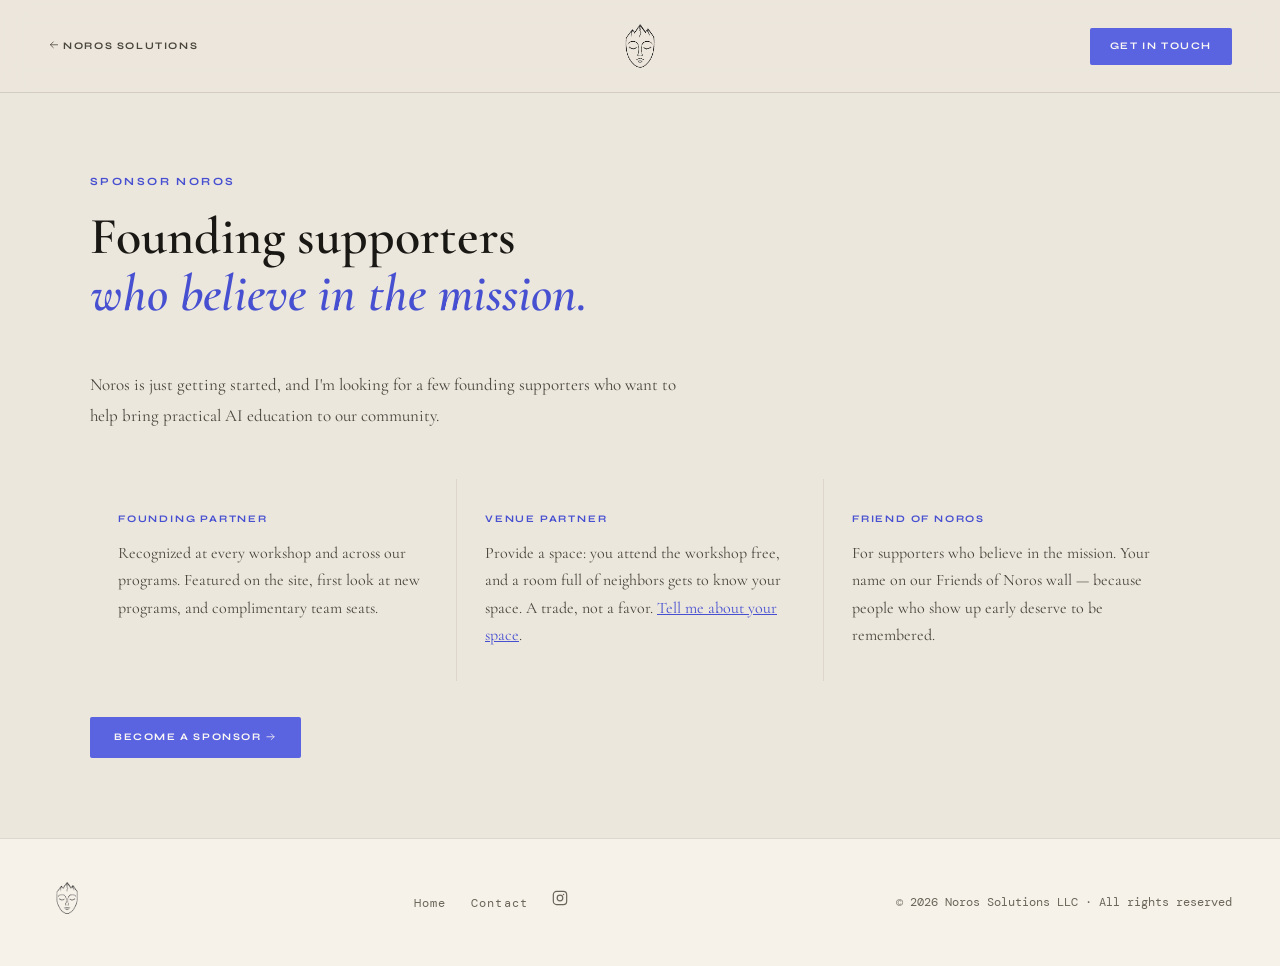
<file: sponsor.html>
<!DOCTYPE html>
<html lang="en" data-theme="light">
<head>
<meta charset="UTF-8">
<meta name="viewport" content="width=device-width, initial-scale=1.0">
<meta name="description" content="Sponsor Noros Solutions: founding partners, venue partners and friends who help bring practical AI education to our community.">
<title>Sponsor Noros · Noros Solutions</title>
<link rel="icon" type="image/png" href="/images/favicon.png">
<link rel="apple-touch-icon" href="/images/apple-touch-icon.png">
<link rel="manifest" href="/manifest.webmanifest">
<meta name="theme-color" content="#ECE7DD">
<meta name="apple-mobile-web-app-title" content="Noros">
<link href="https://fonts.googleapis.com/css2?family=Cormorant+Garamond:ital,wght@0,400;0,600;1,400;1,600&family=DM+Mono:wght@400;500&family=Syne:wght@400;700;800&display=swap" rel="stylesheet">
<link rel="stylesheet" href="tokens.css">
<style>
  .i {
    width: 1.15em; height: 1.15em; vertical-align: -0.2em;
    fill: none; stroke: currentColor; stroke-width: 1.6;
    stroke-linecap: round; stroke-linejoin: round;
  }
  *, *::before, *::after { box-sizing: border-box; margin: 0; padding: 0; }
  html { scroll-behavior: smooth; }
  body { background: var(--bg); color: var(--text-primary); font-family: 'DM Mono', monospace; font-size: 15px; line-height: 1.7; overflow-x: hidden; }

  nav { position: sticky; top: 0; z-index: 100; display: grid; grid-template-columns: 1fr auto 1fr; align-items: center; padding: 20px 48px; background: var(--nav-bg); backdrop-filter: blur(12px); border-bottom: var(--rule); gap: 16px; }
  .nav-back { grid-column: 1; font-family: 'Syne', sans-serif; font-size: 10px; font-weight: 700; letter-spacing: 0.16em; text-transform: uppercase; color: var(--text-secondary); text-decoration: none; display: flex; align-items: center; gap: 8px; transition: color 0.2s; }
  .nav-back:hover { color: var(--text-primary); }
  @media (max-width: 480px) { .nav-back-rest { display: none; } .nav-back { white-space: nowrap; } }
  .nav-logo { grid-column: 2; display: flex; justify-content: center; }
  .nav-logo img { height: var(--logo-nav-height); width: auto; display: block; }
  .nav-cta { grid-column: 3; justify-self: end; font-family: 'Syne', sans-serif; font-size: 10px; font-weight: 700; letter-spacing: 0.16em; text-transform: uppercase; color: var(--on-accent) !important; background: var(--accent-fill); padding: 10px 20px; border-radius: 2px; text-decoration: none; transition: opacity 0.2s; }
  .nav-cta:hover { opacity: 0.85; }

  .section-eyebrow { font-family: 'Syne', sans-serif; font-size: 11px; font-weight: 700; letter-spacing: 0.22em; text-transform: uppercase; color: var(--accent); margin-bottom: 16px; }
  .section-title { font-family: 'Cormorant Garamond', serif; font-size: clamp(28px, 3.5vw, 42px); font-weight: 600; line-height: 1.1; color: var(--text-primary); margin-bottom: 48px; }
  .section-title em { font-style: italic; color: var(--accent); }

  /* SPONSORSHIP */
  #sponsorship { background: var(--bg); padding: 80px 48px; border-top: var(--rule); }
  .sponsorship-inner { max-width: 1100px; margin: 0 auto; }
  .sponsorship-header { max-width: 600px; margin-bottom: 48px; }
  .sponsorship-intro { font-family: 'Cormorant Garamond', serif; font-size: 17px; line-height: 1.8; color: var(--text-secondary); margin-top: 16px; }
  .sponsor-tiers { display: grid; grid-template-columns: repeat(3, 1fr); gap: 1px; background: var(--grid-gap); margin-bottom: 36px; }
  .sponsor-tier { background: var(--bg); padding: 32px 28px; display: flex; flex-direction: column; }
  .sponsor-tier-name { font-family: 'Syne', sans-serif; font-size: 10px; font-weight: 700; letter-spacing: 0.18em; text-transform: uppercase; color: var(--accent); margin-bottom: 12px; }
  .sponsor-tier-desc { font-family: 'Cormorant Garamond', serif; font-size: 16px; line-height: 1.7; color: var(--text-secondary); flex: 1; }
  .sponsor-tier-desc a { color: var(--accent); }
  .sponsorship-cta { font-family: 'Syne', sans-serif; font-size: 10px; font-weight: 700; letter-spacing: 0.16em; text-transform: uppercase; color: var(--on-accent); background: var(--accent-fill); padding: 12px 24px; border-radius: 2px; text-decoration: none; display: inline-block; transition: opacity 0.2s; }
  .sponsorship-cta:hover { opacity: 0.8; }
  #sponsorship { border-top: none; }

  footer { background: var(--surface); padding: 40px 48px; display: flex; justify-content: space-between; align-items: center; border-top: var(--rule); flex-wrap: wrap; gap: 20px; }
  .footer-logo img { height: 38px; width: auto; }
  .footer-links { display: flex; gap: 24px; list-style: none; flex-wrap: wrap; }
  .footer-links a { font-size: 12px; letter-spacing: 0.1em; color: var(--text-muted); text-decoration: none; transition: color 0.2s; }
  .footer-links a:hover { color: var(--text-secondary); }
  .footer-copy { font-size: 12px; color: var(--text-muted); }

  @media (max-width: 760px) {
    .sponsor-tiers { grid-template-columns: 1fr; }
  }
  @media (max-width: 640px) {
    nav { padding: 16px 24px; gap: 12px; }
      #sponsorship { padding: 56px 24px 64px; }
    footer { flex-direction: column; align-items: flex-start; padding: 32px 24px; }
  }
</style>
</head>
<body>
<!-- Line icons: drawn, because Syne / DM Mono / Cormorant have no arrow, check or symbol glyphs -->
<svg width="0" height="0" style="position:absolute" aria-hidden="true">
  <defs>
    <symbol id="i-arrow-r" viewBox="0 0 24 24"><path d="M4 12h15M13 6l6 6-6 6"/></symbol>
    <symbol id="i-arrow-l" viewBox="0 0 24 24"><path d="M20 12H5M11 6l-6 6 6 6"/></symbol>
  </defs>
</svg>

<nav>
  <a href="index.html" class="nav-back"><span><svg class="i" aria-hidden="true"><use href="#i-arrow-l"/></svg> Noros<span class="nav-back-rest"> Solutions</span></span></a>
  <a href="index.html" class="nav-logo">
    <img src="/images/noros-logo.png" alt="Noros Solutions">
  </a>
  <a href="mailto:hello@noros.life" class="nav-cta">Get in touch</a>
</nav>

<section id="sponsorship">
  <div class="sponsorship-inner">
    <div class="sponsorship-header">
      <div class="section-eyebrow">Sponsor Noros</div>
      <h1 class="section-title" style="font-size:clamp(32px,4.5vw,52px);">Founding supporters<br><em>who believe in the mission.</em></h1>
      <p class="sponsorship-intro">Noros is just getting started, and I'm looking for a few founding supporters who want to help bring practical AI education to our community.</p>
    </div>
    <div class="sponsor-tiers">
      <div class="sponsor-tier">
        <div class="sponsor-tier-name">Founding Partner</div>
        <p class="sponsor-tier-desc">Recognized at every workshop and across our programs. Featured on the site, first look at new programs, and complimentary team seats.</p>
      </div>
      <div class="sponsor-tier">
        <div class="sponsor-tier-name">Venue Partner</div>
        <p class="sponsor-tier-desc">Provide a space: you attend the workshop free, and a room full of neighbors gets to know your space. A trade, not a favor. <a href="host-a-workshop.html">Tell me about your space</a>.</p>
      </div>
      <div class="sponsor-tier">
        <div class="sponsor-tier-name">Friend of Noros</div>
        <p class="sponsor-tier-desc">For supporters who believe in the mission. Your name on our Friends of Noros wall — because people who show up early deserve to be remembered.</p>
      </div>
    </div>
    <a href="mailto:hello@noros.life?subject=Sponsorship%20inquiry" class="sponsorship-cta">Become a sponsor <svg class="i" aria-hidden="true"><use href="#i-arrow-r"/></svg></a>
  </div>
</section>

<footer>
  <a href="index.html" class="footer-logo">
    <img src="/images/noros-logo.png" alt="Noros Solutions">
  </a>
  <ul class="footer-links">
    <li><a href="index.html">Home</a></li>
    <li><a href="mailto:hello@noros.life">Contact</a></li>
    <li>
      <a href="https://instagram.com/noros.life" target="_blank" rel="noopener" aria-label="Noros Solutions on Instagram" style="display:flex; align-items:center;">
        <svg width="16" height="16" viewBox="0 0 24 24" fill="none" xmlns="http://www.w3.org/2000/svg">
          <rect x="2" y="2" width="20" height="20" rx="5" stroke="currentColor" stroke-width="1.8"/>
          <circle cx="12" cy="12" r="4.2" stroke="currentColor" stroke-width="1.8"/>
          <circle cx="17.3" cy="6.7" r="1.1" fill="currentColor"/>
        </svg>
      </a>
    </li>
  </ul>
  <div class="footer-copy">© 2026 Noros Solutions LLC · All rights reserved</div>
</footer>

</body>
</html>
</file>
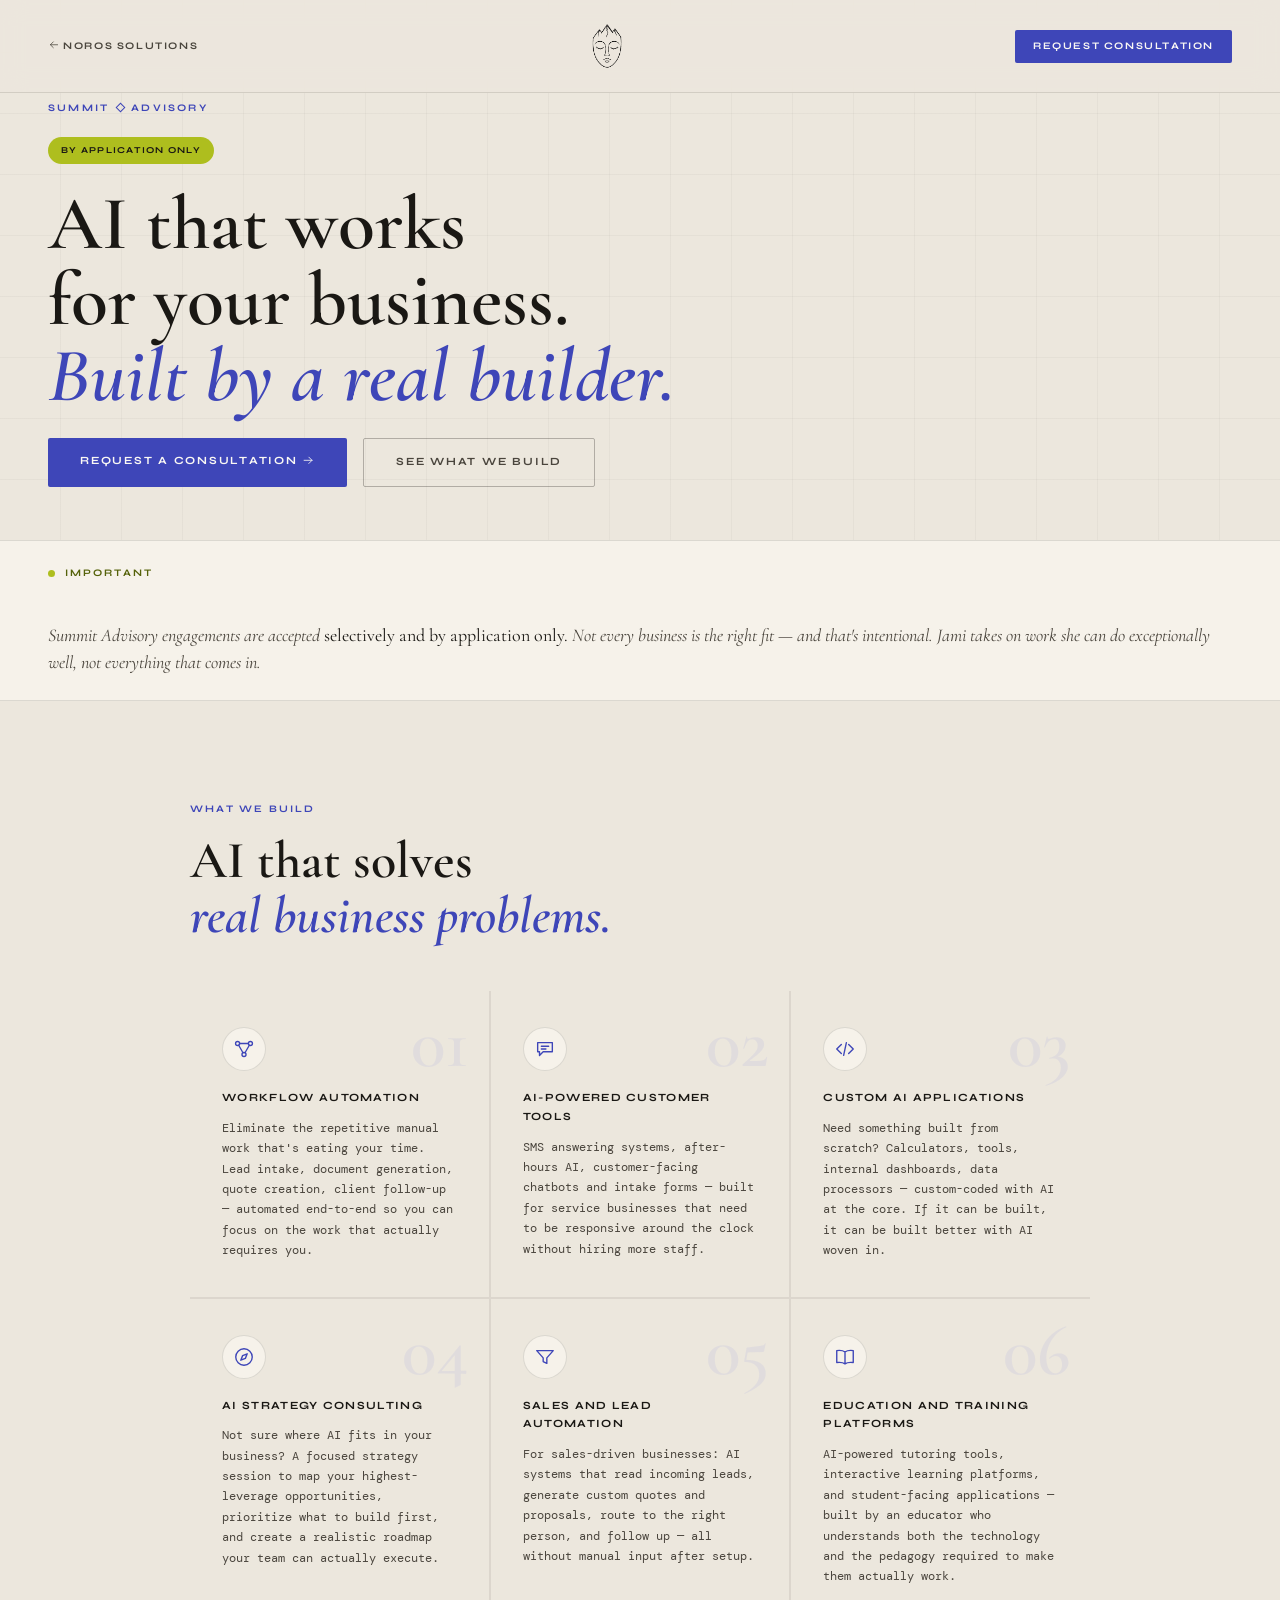
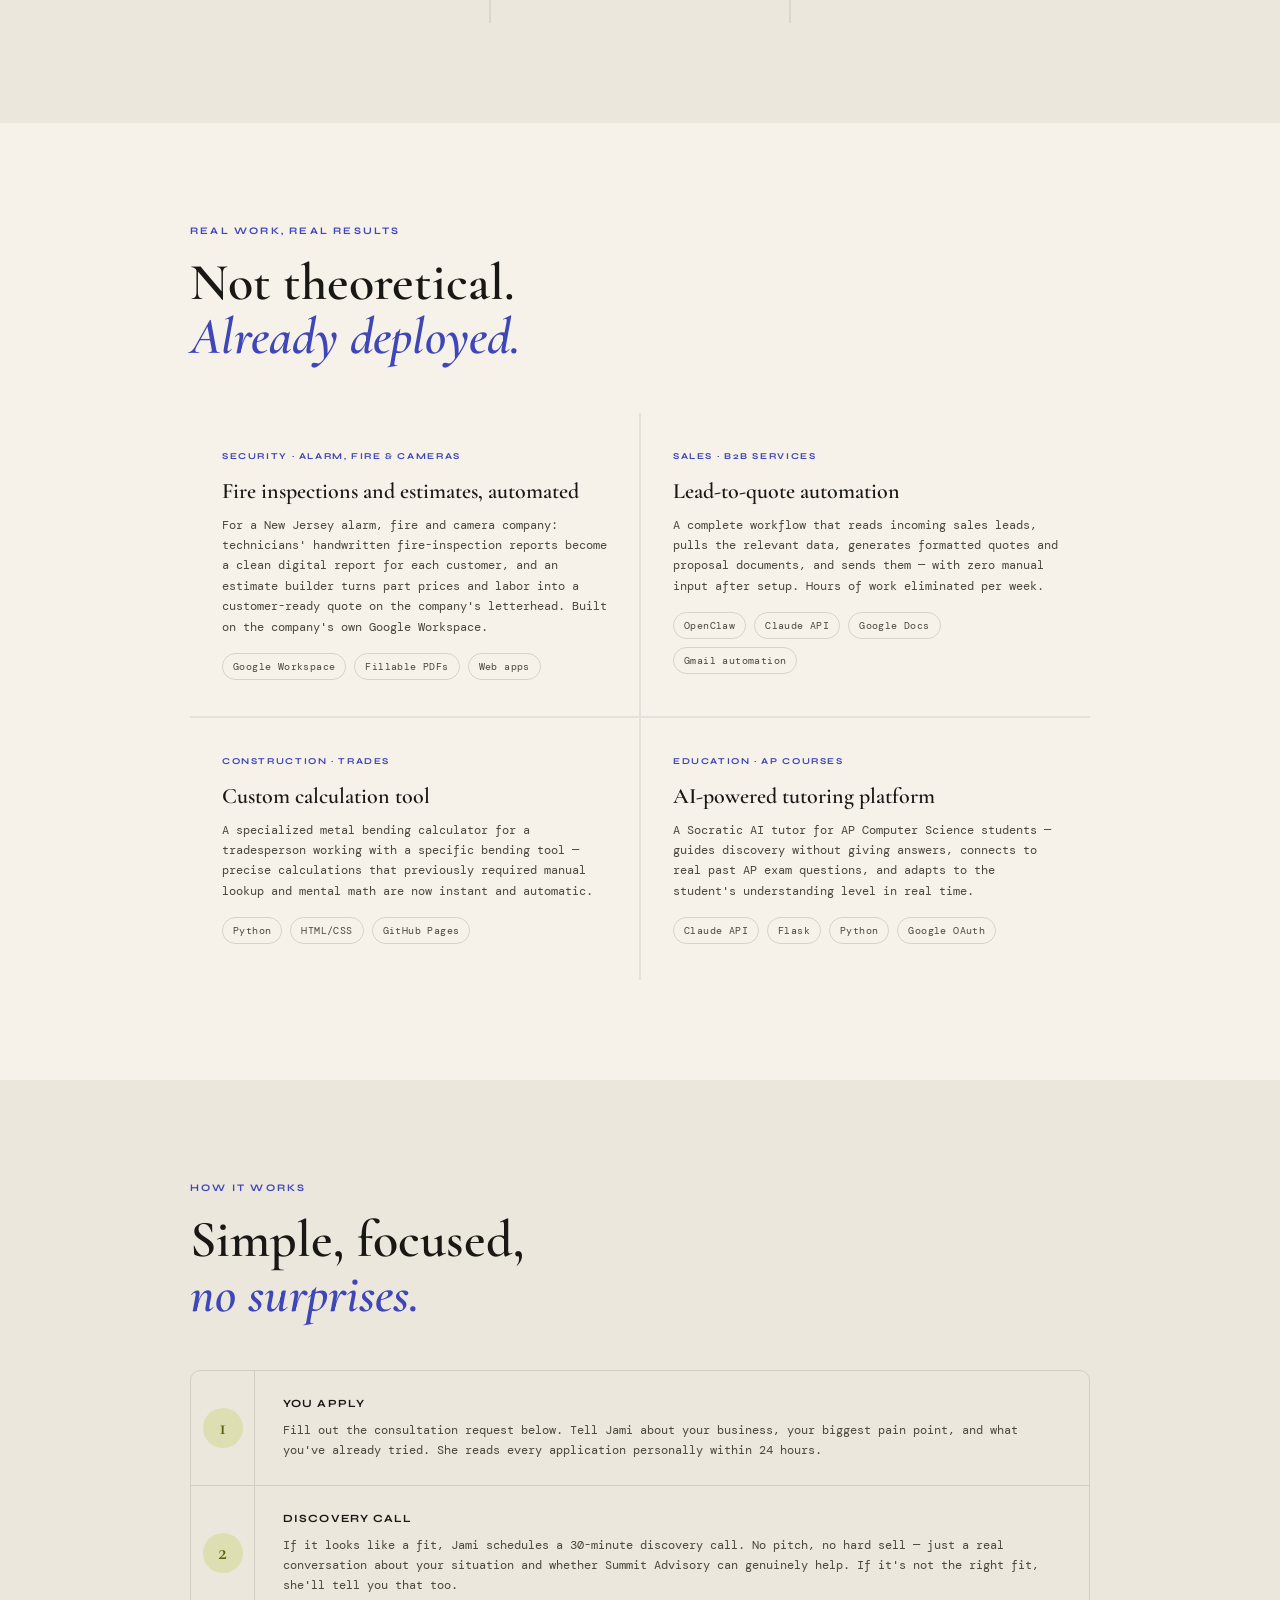
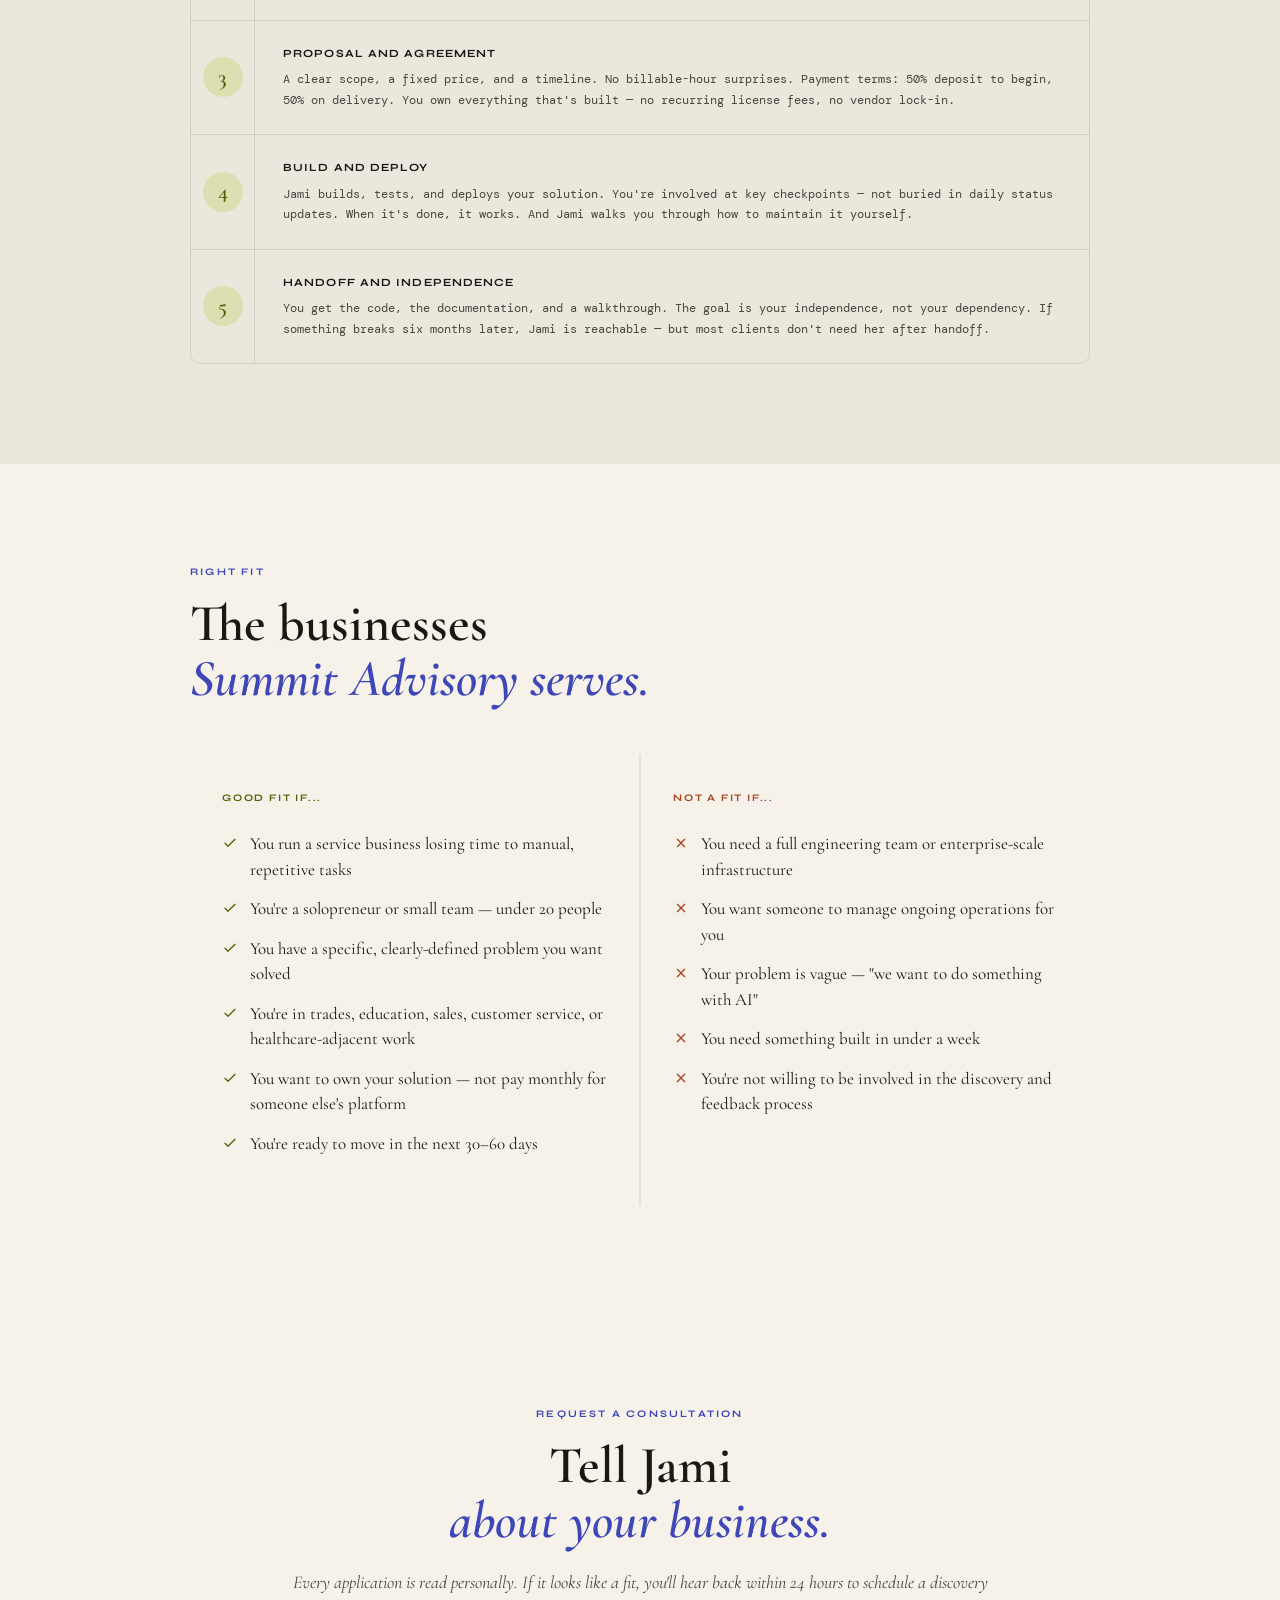
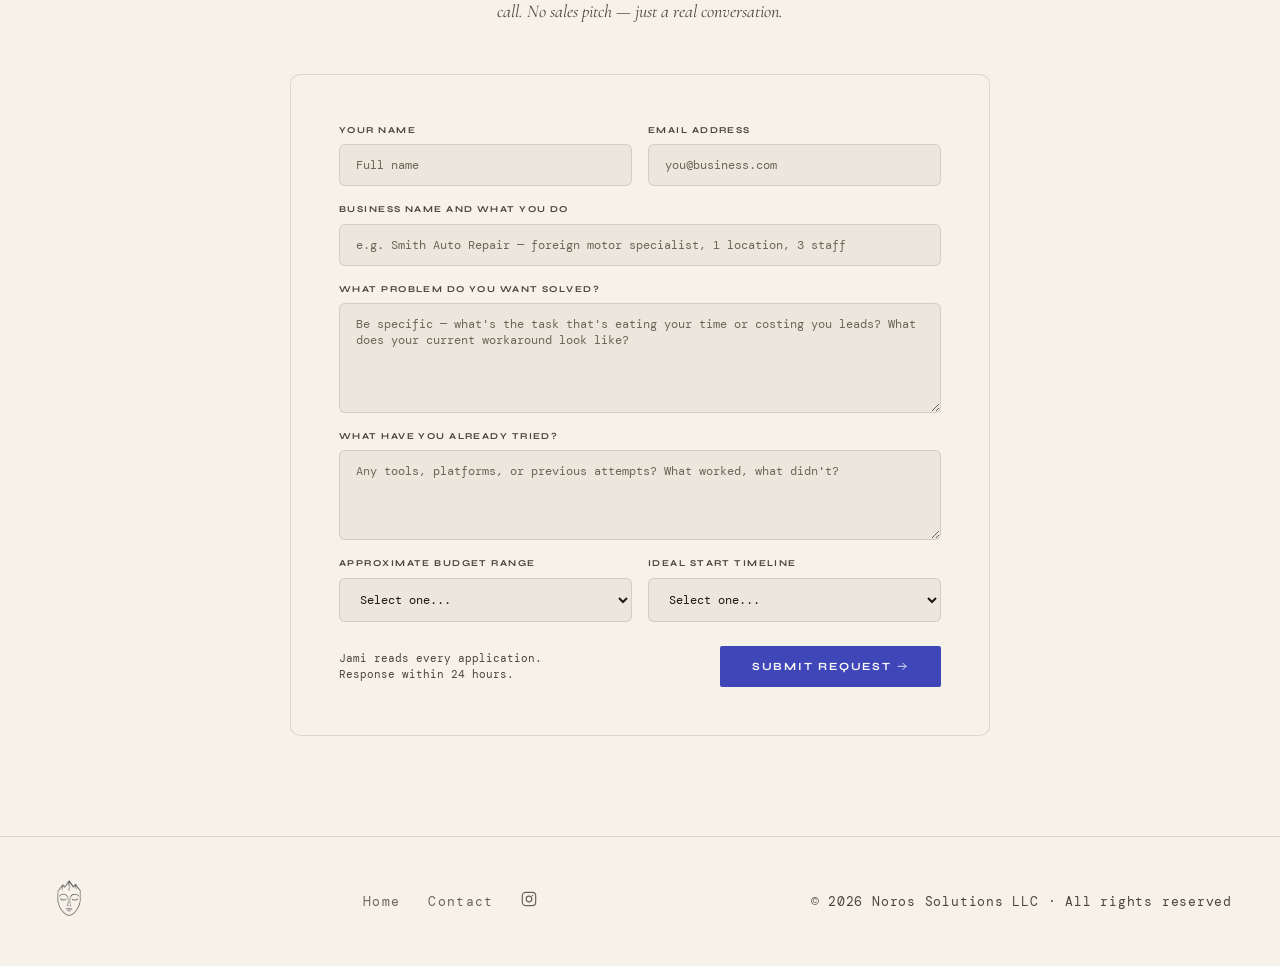
<file: summit-advisory.html>
<!DOCTYPE html>
<html lang="en" data-theme="light">
<head>
<meta charset="UTF-8">
<meta name="viewport" content="width=device-width, initial-scale=1.0">
<meta name="description" content="Summit Advisory — Custom AI automation and digital solutions for businesses ready to transform. By Noros Solutions.">
<title>Summit Advisory · Noros Solutions</title>
<link rel="icon" type="image/png" href="/images/favicon.png">
<link rel="apple-touch-icon" href="/images/apple-touch-icon.png">
<link rel="manifest" href="/manifest.webmanifest">
<meta name="theme-color" content="#ECE7DD">
<meta name="apple-mobile-web-app-title" content="Noros">
<link href="https://fonts.googleapis.com/css2?family=Cormorant+Garamond:ital,wght@0,400;0,600;1,400;1,600&family=DM+Mono:wght@400;500&family=Syne:wght@400;700;800&display=swap" rel="stylesheet">
<link rel="stylesheet" href="tokens.css">
<style>
  :root {
    --accent: var(--summit-text); --accent-fill: var(--summit-fill); --on-accent: var(--summit-ink);
  }
  *, *::before, *::after { box-sizing: border-box; margin: 0; padding: 0; }
  html { scroll-behavior: smooth; }
  body {
    background: var(--bg);
    color: var(--text-primary);
    font-family: 'DM Mono', monospace;
    font-size: 13px;
    line-height: 1.7;
    overflow-x: hidden;
  }

  /* ── NAV ── */
  nav {
    position: fixed; top: 0; left: 0; right: 0; z-index: 100;
    display: flex; justify-content: space-between; align-items: center;
    padding: 20px 48px;
    background: var(--nav-bg);
    backdrop-filter: blur(12px);
    border-bottom: var(--rule);
    transition: padding 0.3s;
  }
  nav.scrolled { padding: 14px 48px; }
  .nav-logo img { height: var(--logo-nav-height); width: auto; display: block; }
  .nav-back {
    font-family: 'Syne', sans-serif; font-size: 10px; font-weight: 700;
    letter-spacing: 0.16em; text-transform: uppercase;
    color: var(--text-secondary); text-decoration: none;
    display: flex; align-items: center; gap: 8px; transition: color 0.2s;
  }
  .nav-back:hover { color: var(--text-primary); }
  @media (max-width: 480px) { .nav-back-rest { display: none; } .nav-back { white-space: nowrap; } }
  .nav-cta {
    font-family: 'Syne', sans-serif; font-size: 10px; font-weight: 700;
    letter-spacing: 0.16em; text-transform: uppercase;
    color: var(--on-accent); background: var(--accent-fill);
    padding: 8px 18px; border-radius: 2px; text-decoration: none; transition: opacity 0.2s;
  }
  .nav-cta:hover { opacity: 0.85; }

  /* ── HERO ── */
  #hero {
    min-height: 60vh; display: flex; flex-direction: column;
    justify-content: flex-start; padding: 100px 48px 48px;
    position: relative; overflow: hidden;
  }
  .hero-texture {
    position: absolute; inset: 0; z-index: 1;
    background-image:
      repeating-linear-gradient(0deg, transparent, transparent 60px, var(--texture-line) 60px, var(--texture-line) 61px),
      repeating-linear-gradient(90deg, transparent, transparent 60px, var(--texture-line) 60px, var(--texture-line) 61px);
  }
  .hero-content { position: relative; z-index: 3; max-width: 820px; }
  .hero-eyebrow {
    font-family: 'Syne', sans-serif; font-size: 10px; font-weight: 700;
    letter-spacing: 0.22em; text-transform: uppercase;
    color: var(--accent); margin-bottom: 20px;
    animation: fadeUp 1s 0.1s ease both;
  }
  .dia {
    display: inline-block; width: 7px; height: 7px; margin: 0 0.75em 0.15em;
    border: 1.5px solid currentColor; transform: rotate(45deg); vertical-align: middle;
  }
  .hero-tag {
    display: inline-block; font-family: 'Syne', sans-serif; font-size: 9px; font-weight: 700;
    letter-spacing: 0.14em; text-transform: uppercase;
    color: var(--pop-ink); background: var(--pop-fill);
    padding: 6px 13px; border-radius: 999px; margin-bottom: 22px;
    animation: fadeUp 1s 0.15s ease both;
  }
  @keyframes fadeUp {
    from { opacity: 0; transform: translateY(20px); }
    to { opacity: 1; transform: translateY(0); }
  }
  .hero-headline {
    font-family: 'Cormorant Garamond', serif;
    font-size: clamp(40px, 6.5vw, 76px);
    font-weight: 600; line-height: 1.0; color: var(--text-primary); margin-bottom: 24px;
    animation: fadeUp 1s 0.2s ease both;
  }
  .hero-headline em { font-style: italic; color: var(--accent); }
  .hero-sub {
    font-family: 'Cormorant Garamond', serif;
    font-size: clamp(16px, 2.2vw, 20px); font-style: italic;
    color: var(--text-secondary); max-width: 560px; line-height: 1.6; margin-bottom: 40px;
    animation: fadeUp 1s 0.3s ease both;
  }
  .hero-actions { display: flex; gap: 16px; flex-wrap: wrap; animation: fadeUp 1s 0.4s ease both; }
  .btn-primary {
    font-family: 'Syne', sans-serif; font-size: 11px; font-weight: 700;
    letter-spacing: 0.16em; text-transform: uppercase;
    background: var(--accent-fill); color: var(--on-accent);
    padding: 14px 32px; border-radius: 2px; text-decoration: none; transition: opacity 0.2s; display: inline-block;
  }
  .btn-primary:hover { opacity: 0.85; }
  .btn-ghost {
    font-family: 'Syne', sans-serif; font-size: 11px; font-weight: 700;
    letter-spacing: 0.16em; text-transform: uppercase;
    border: 1px solid var(--border-strong); color: var(--text-secondary);
    padding: 14px 32px; border-radius: 2px; text-decoration: none; transition: all 0.2s; display: inline-block;
  }
  .btn-ghost:hover { border-color: var(--text-primary); color: var(--text-primary); }

  /* ── SELECTIVE BAR ── */
  .selective-bar {
    background: var(--surface); border-top: var(--rule); border-bottom: var(--rule);
    padding: 24px 48px; display: flex; align-items: center; gap: 40px; flex-wrap: wrap;
  }
  .selective-label {
    font-family: 'Syne', sans-serif; font-size: 10px; font-weight: 700;
    letter-spacing: 0.2em; text-transform: uppercase;
    color: var(--pop-text);
    display: flex; align-items: center; gap: 10px;
    white-space: nowrap;
  }
  .selective-label::before {
    content: ''; width: 7px; height: 7px; border-radius: 50%; background: var(--pop-fill);
  }
  .selective-text {
    font-family: 'Cormorant Garamond', serif; font-size: 18px; font-style: italic;
    color: var(--text-secondary); line-height: 1.5;
  }
  .selective-text strong { color: var(--text-primary); font-style: normal; font-weight: 400; }

  /* ── SECTIONS ── */
  .section { padding: 100px 48px; }
  .section-inner { max-width: 900px; margin: 0 auto; }
  .section-eyebrow {
    font-family: 'Syne', sans-serif; font-size: 10px; font-weight: 700;
    letter-spacing: 0.22em; text-transform: uppercase; color: var(--accent); margin-bottom: 16px;
  }
  .section-title {
    font-family: 'Cormorant Garamond', serif;
    font-size: clamp(32px, 4.5vw, 52px); font-weight: 600; line-height: 1.05;
    color: var(--text-primary); margin-bottom: 20px;
  }
  .section-title em { font-style: italic; color: var(--accent); }

  /* ── WHAT WE BUILD ── */
  #services { background: var(--bg); }
  .services-grid {
    display: grid; grid-template-columns: repeat(3, 1fr);
    gap: 2px; background: var(--grid-gap); margin-top: 48px;
  }
  .service-card {
    background: var(--bg); padding: 36px 32px;
    transition: background 0.2s; position: relative; overflow: hidden;
  }
  .service-card:hover { background: var(--surface); }
  .service-num {
    font-family: 'Cormorant Garamond', serif; font-size: 72px; font-weight: 600;
    color: var(--watermark); line-height: 1;
    position: absolute; top: 16px; right: 20px; pointer-events: none;
  }
  .i {
    width: 1.15em; height: 1.15em; vertical-align: -0.2em;
    fill: none; stroke: currentColor; stroke-width: 1.6;
    stroke-linecap: round; stroke-linejoin: round;
  }
  .service-icon {
    width: 44px; height: 44px; border-radius: 50%; margin-bottom: 18px;
    display: flex; align-items: center; justify-content: center;
    color: var(--accent); background: var(--surface); border: var(--rule);
  }
  .service-icon .i { width: 22px; height: 22px; stroke-width: 1.5; }
  .service-card:hover .service-icon { background: var(--bg); }
  .service-title {
    font-family: 'Syne', sans-serif; font-size: 11px; font-weight: 700;
    letter-spacing: 0.12em; text-transform: uppercase; color: var(--text-primary); margin-bottom: 10px;
  }
  .service-desc { font-size: 12px; color: var(--text-secondary); line-height: 1.7; }

  /* ── PROOF ── */
  #proof { background: var(--surface); }
  .proof-grid { display: grid; grid-template-columns: 1fr 1fr; gap: 2px; background: var(--grid-gap); margin-top: 48px; }
  .proof-card { background: var(--surface); padding: 36px 32px; }
  .proof-tag {
    font-family: 'Syne', sans-serif; font-size: 9px; font-weight: 700;
    letter-spacing: 0.18em; text-transform: uppercase; color: var(--accent); margin-bottom: 14px;
  }
  .proof-title {
    font-family: 'Cormorant Garamond', serif; font-size: 22px; font-weight: 600;
    color: var(--text-primary); margin-bottom: 10px; line-height: 1.2;
  }
  .proof-desc { font-size: 12px; color: var(--text-secondary); line-height: 1.7; margin-bottom: 16px; }
  .proof-stack { display: flex; flex-wrap: wrap; gap: 8px; }
  .proof-pill {
    font-size: 10px; color: var(--text-secondary); border: 1px solid var(--border-soft); border-radius: 999px;
    padding: 4px 10px; letter-spacing: 0.04em;
  }

  /* ── HOW IT WORKS ── */
  #process { background: var(--bg); }
  .process-steps { margin-top: 48px; border: var(--rule); border-radius: 10px; overflow: hidden; }
  .process-step {
    display: grid; grid-template-columns: 64px 1fr;
    border-bottom: var(--rule);
  }
  .process-step:last-child { border-bottom: none; }
  .process-step-num {
    border-right: var(--rule); display: flex; align-items: center; justify-content: center;
    font-family: 'Cormorant Garamond', serif; font-size: 22px; font-weight: 600;
    color: var(--pop-text); padding: 24px 0;
  }
  .process-step-num span {
    width: 40px; height: 40px; border-radius: 50%;
    background: var(--pop-wash);
    display: flex; align-items: center; justify-content: center;
  }
  .process-step-content { padding: 24px 28px; }
  .process-step-title {
    font-family: 'Syne', sans-serif; font-size: 11px; font-weight: 700;
    letter-spacing: 0.1em; text-transform: uppercase; color: var(--text-primary); margin-bottom: 6px;
  }
  .process-step-desc { font-size: 12px; color: var(--text-secondary); line-height: 1.7; }

  /* ── RIGHT FIT ── */
  #fit { background: var(--surface); }
  .fit-grid { display: grid; grid-template-columns: 1fr 1fr; gap: 2px; background: var(--grid-gap); margin-top: 48px; }
  .fit-col { background: var(--surface); padding: 36px 32px; }
  .fit-col-label {
    font-family: 'Syne', sans-serif; font-size: 10px; font-weight: 700;
    letter-spacing: 0.18em; text-transform: uppercase; margin-bottom: 24px;
  }
  .fit-col-label.yes { color: var(--positive); }
  .fit-col-label.no { color: var(--negative); }
  .fit-item { display: flex; gap: 12px; margin-bottom: 14px; align-items: flex-start; }
  .fit-icon { margin-top: 4px; flex-shrink: 0; display: flex; }
  .fit-icon .i { width: 16px; height: 16px; stroke-width: 2; }
  .fit-icon.yes { color: var(--positive); }
  .fit-icon.no { color: var(--negative); }
  .fit-text {
    font-family: 'Cormorant Garamond', serif; font-size: 17px;
    color: var(--text-primary); line-height: 1.5;
  }

  /* ── REQUEST FORM ── */
  #consult { background: var(--bg); }
  .consult-inner { max-width: 700px; margin: 0 auto; }
  .consult-inner .section-title { text-align: center; }
  .consult-note {
    font-family: 'Cormorant Garamond', serif; font-size: 18px; font-style: italic;
    color: var(--text-secondary); text-align: center; line-height: 1.6; margin-bottom: 48px;
  }
  .consult-form {
    background: var(--surface); border: var(--rule); border-radius: 10px; padding: 48px;
    display: grid; grid-template-columns: 1fr 1fr; gap: 16px;
  }
  .form-group { display: flex; flex-direction: column; gap: 6px; }
  .form-group.full { grid-column: 1 / -1; }
  .form-label {
    font-family: 'Syne', sans-serif; font-size: 9px; font-weight: 700;
    letter-spacing: 0.16em; text-transform: uppercase; color: var(--text-secondary);
  }
  .form-input, .form-textarea, .form-select {
    background: var(--bg); border: var(--rule);
    color: var(--text-primary); font-family: 'DM Mono', monospace;
    font-size: 12px; padding: 12px 16px; border-radius: 6px;
    outline: none; transition: border-color 0.2s; width: 100%;
  }
  .form-input:focus, .form-textarea:focus, .form-select:focus { border-color: var(--accent-fill); }
  .form-input::placeholder, .form-textarea::placeholder { color: var(--text-muted); }
  .form-textarea { resize: vertical; min-height: 110px; }
  .form-select option { background: var(--bg); }
  .form-submit-row {
    grid-column: 1 / -1; display: flex;
    justify-content: space-between; align-items: center; flex-wrap: wrap; gap: 16px;
    margin-top: 8px;
  }
  .form-submit-note { font-size: 11px; color: var(--text-secondary); line-height: 1.5; }
  .form-submit {
    font-family: 'Syne', sans-serif; font-size: 11px; font-weight: 700;
    letter-spacing: 0.16em; text-transform: uppercase;
    background: var(--accent-fill); color: var(--on-accent); border: none;
    padding: 14px 32px; border-radius: 2px; cursor: pointer; transition: opacity 0.2s;
  }
  .form-submit:hover { opacity: 0.85; }
  .form-thanks { grid-column: 1 / -1; text-align: center; padding: 20px 0; }
  .form-thanks h3 {
    font-family: 'Cormorant Garamond', serif; font-size: 26px; font-weight: 600;
    color: var(--text-primary); margin-bottom: 10px;
  }
  .form-thanks p { font-size: 12px; color: var(--text-secondary); line-height: 1.7; max-width: 440px; margin: 0 auto; }

  /* ── FOOTER ── */
  footer {
    background: var(--surface); padding: 40px 48px;
    display: flex; justify-content: space-between; align-items: center;
    border-top: var(--rule); flex-wrap: wrap; gap: 20px;
  }
  .footer-logo img { height: 42px; width: auto; }
  .footer-links { display: flex; gap: 28px; list-style: none; flex-wrap: wrap; }
  .footer-links a { font-size: 13px; letter-spacing: 0.1em; color: var(--text-muted); text-decoration: none; transition: color 0.2s; }
  .footer-links a:hover { color: var(--text-secondary); }
  .footer-copy { font-size: 13px; color: var(--text-secondary); letter-spacing: 0.06em; }

  /* ── REVEAL ── */
  .reveal { opacity: 0; transform: translateY(20px); transition: opacity 0.7s ease, transform 0.7s ease; }
  .reveal.visible { opacity: 1; transform: translateY(0); }
  .reveal-delay-1 { transition-delay: 0.1s; }
  .reveal-delay-2 { transition-delay: 0.2s; }
  .reveal-delay-3 { transition-delay: 0.3s; }

  /* ── MOBILE ── */
  @media (max-width: 768px) {
    .nav-links { display: none; }
    .nav-links.open {
      display: flex !important;
      flex-direction: column;
      position: fixed;
      inset: 0;
      background: var(--overlay-bg);
      padding: 80px 24px 40px;
      gap: 0;
      z-index: 98;
      overflow-y: auto;
    }
    .nav-links.open li { display: block; border-bottom: 1px solid var(--border-soft); }
    .nav-links.open a { display: block !important; padding: 18px 0; font-size: 15px !important; color: var(--text-primary) !important; letter-spacing: 0.08em; }
    .nav-links.open .nav-cta { margin-top: 20px; text-align: center; display: block !important; padding: 16px !important; }
    .nav-menu-btn { display: flex; }
    nav { padding: 16px 24px; }
    #hero { padding: 120px 24px 32px !important; min-height: auto !important; justify-content: flex-start; }
    .hero-actions { flex-direction: column !important; gap: 10px !important; }
    .hero-actions .btn-primary, .hero-actions .btn-ghost { text-align: center !important; width: 100% !important; display: block !important; }
    .hero-content { padding-top: 0; }
    #home { padding: 140px 48px 80px; justify-content: flex-start !important; }
    .selective-bar { padding: 20px 24px; gap: 12px; }
    .section { padding: 72px 24px; }
    .services-grid, .proof-grid, .fit-grid { grid-template-columns: 1fr; }
    .process-step { grid-template-columns: 48px 1fr; }
    .consult-form { grid-template-columns: 1fr; padding: 28px 24px; }
    footer { flex-direction: column; align-items: flex-start; padding: 32px 24px; }
  }

  /* ── MOBILE FIXES ── */
  @media (max-width: 768px) {

    /* Mobile nav — solid background so menu is readable */
    .nav-links.open { display: flex; flex-direction: column; position: fixed; inset: 0; background: var(--overlay-bg); padding: 80px 24px 40px; gap: 0; z-index: 98; overflow-y: auto; }
    .nav-links.open a {
      color: var(--text-primary) !important;
      font-size: 16px !important;
      padding: 10px 0;
      border-bottom: 1px solid var(--border-soft);
      display: block;
      width: 100%;
    }
    .nav-links.open .nav-cta {
      margin-top: 16px;
      text-align: center;
      display: block;
      padding: 14px !important;
    }

    /* Mobile mountain — reposition so peak is visible */

    /* Mobile hero content — better spacing */
    #hero, #hero-section {
      padding: 120px 24px 32px !important;
      min-height: auto !important;
    }
    .hero-headline {
      font-size: clamp(32px, 10vw, 52px) !important;
    }
    .hero-sub {
      font-size: 16px !important;
    }
    .hero-actions {
      flex-direction: column !important;
      gap: 12px !important;
    }
    .hero-actions .btn-primary,
    .hero-actions .btn-ghost {
      text-align: center !important;
      width: 100% !important;
    }

    /* Mobile stats bar */
    .stats-bar {
      grid-template-columns: 1fr 1fr !important;
    }

    /* Mobile products grid */
    .products-grid {
      grid-template-columns: 1fr !important;
    }

    /* Mobile sections padding */
    .section, section {
      padding: 56px 24px !important;
    }

    /* Mobile footer */
    footer {
      flex-direction: column !important;
      align-items: flex-start !important;
      gap: 24px !important;
      padding: 32px 24px !important;
    }
    .footer-links {
      flex-direction: column !important;
      gap: 12px !important;
    }
  }

  @media (min-width: 769px) { .nav-close { display: none !important; } }
  .nav-close { display: none; position: fixed; top: 20px; right: 24px; z-index: 99; background: none; border: none; color: var(--text-primary); font-size: 28px; cursor: pointer; line-height: 1; padding: 4px 8px; }
  .nav-close.visible { display: block; }
  @media (max-width: 768px) { .nav-links.open li { display: block; border-bottom: 1px solid var(--border-soft); } .nav-links.open a { display: block; padding: 18px 0; font-size: 15px !important; color: var(--text-primary) !important; } }
  @media (max-width: 768px) {
    .nav-links.open li { border-bottom: 1px solid var(--border-soft); }
    .nav-links.open a { display: block; padding: 18px 0; font-size: 15px !important; letter-spacing: 0.1em; color: var(--text-primary) !important; }
    .nav-links.open .nav-cta { margin-top: 20px; text-align: center; display: block; padding: 16px !important; }
  }
</style>
</head>
<body>
<!-- Line icons: drawn, because Syne / DM Mono / Cormorant have no arrow, check or symbol glyphs -->
<svg width="0" height="0" style="position:absolute" aria-hidden="true">
  <defs>
    <symbol id="i-flow" viewBox="0 0 24 24"><circle cx="5" cy="6" r="2.2"/><circle cx="19" cy="6" r="2.2"/><circle cx="12" cy="18" r="2.2"/><path d="M7.2 6h9.6M6.2 7.9l4.7 8.2M17.8 7.9l-4.7 8.2"/></symbol>
    <symbol id="i-chat" viewBox="0 0 24 24"><path d="M4 5h16v10H10l-4 4v-4H4z"/><path d="M8 9h8M8 12h5"/></symbol>
    <symbol id="i-code" viewBox="0 0 24 24"><path d="M8 7l-5 5 5 5M16 7l5 5-5 5M13.5 5l-3 14"/></symbol>
    <symbol id="i-compass" viewBox="0 0 24 24"><circle cx="12" cy="12" r="9"/><path d="M15.5 8.5l-2 5-5 2 2-5z"/></symbol>
    <symbol id="i-funnel" viewBox="0 0 24 24"><path d="M3 5h18l-7 8v6l-4-2v-4z"/></symbol>
    <symbol id="i-book" viewBox="0 0 24 24"><path d="M12 6.5C10 5 7 4.5 3 5v13c4-.5 7 0 9 1.5 2-1.5 5-2 9-1.5V5c-4-.5-7 0-9 1.5zM12 6.5v13"/></symbol>
    <symbol id="i-check" viewBox="0 0 24 24"><path d="M4.5 12.5l4.5 4.5L19.5 6.5"/></symbol>
    <symbol id="i-x" viewBox="0 0 24 24"><path d="M6.5 6.5l11 11M17.5 6.5l-11 11"/></symbol>
    <symbol id="i-arrow-r" viewBox="0 0 24 24"><path d="M4 12h15M13 6l6 6-6 6"/></symbol>
    <symbol id="i-arrow-l" viewBox="0 0 24 24"><path d="M20 12H5M11 6l-6 6 6 6"/></symbol>
  </defs>
</svg>

<nav id="navbar">
  <a href="index.html" class="nav-back"><span><svg class="i" aria-hidden="true"><use href="#i-arrow-l"/></svg> Noros<span class="nav-back-rest"> Solutions</span></span></a>
  <a href="index.html" class="nav-logo">
    <img src="/images/noros-logo.png" alt="Noros Solutions">
  </a>
  <a href="#consult" class="nav-cta">Request consultation</a>
</nav>

<!-- HERO -->
<section id="hero">
  <div class="hero-texture"></div>
  <div class="hero-content">
    <div class="hero-eyebrow">Summit<span class="dia" aria-hidden="true"></span>Advisory</div>
    <span class="hero-tag">By application only</span>
    <h1 class="hero-headline">
      AI that works<br>for your business.<br><em>Built by a real builder.</em>
    </h1>
    <div class="hero-actions">
      <a href="#consult" class="btn-primary">Request a consultation <svg class="i" aria-hidden="true"><use href="#i-arrow-r"/></svg></a>
      <a href="#services" class="btn-ghost">See what we build</a>
    </div>
  </div>
</section>

<!-- SELECTIVE BAR -->
<div class="selective-bar">
  <div class="selective-label">Important</div>
  <div class="selective-text">Summit Advisory engagements are accepted <strong>selectively and by application only.</strong> Not every business is the right fit — and that's intentional. Jami takes on work she can do exceptionally well, not everything that comes in.</div>
</div>

<!-- SERVICES -->
<section id="services" class="section">
  <div class="section-inner">
    <div class="reveal">
      <div class="section-eyebrow">What we build</div>
      <h2 class="section-title">AI that solves<br><em>real business problems.</em></h2>
    </div>
    <div class="services-grid">
      <div class="service-card reveal reveal-delay-1">
        <div class="service-num">01</div>
        <div class="service-icon"><svg class="i" aria-hidden="true"><use href="#i-flow"/></svg></div>
        <div class="service-title">Workflow automation</div>
        <div class="service-desc">Eliminate the repetitive manual work that's eating your time. Lead intake, document generation, quote creation, client follow-up — automated end-to-end so you can focus on the work that actually requires you.</div>
      </div>
      <div class="service-card reveal reveal-delay-2">
        <div class="service-num">02</div>
        <div class="service-icon"><svg class="i" aria-hidden="true"><use href="#i-chat"/></svg></div>
        <div class="service-title">AI-powered customer tools</div>
        <div class="service-desc">SMS answering systems, after-hours AI, customer-facing chatbots and intake forms — built for service businesses that need to be responsive around the clock without hiring more staff.</div>
      </div>
      <div class="service-card reveal reveal-delay-3">
        <div class="service-num">03</div>
        <div class="service-icon"><svg class="i" aria-hidden="true"><use href="#i-code"/></svg></div>
        <div class="service-title">Custom AI applications</div>
        <div class="service-desc">Need something built from scratch? Calculators, tools, internal dashboards, data processors — custom-coded with AI at the core. If it can be built, it can be built better with AI woven in.</div>
      </div>
      <div class="service-card reveal reveal-delay-1">
        <div class="service-num">04</div>
        <div class="service-icon"><svg class="i" aria-hidden="true"><use href="#i-compass"/></svg></div>
        <div class="service-title">AI strategy consulting</div>
        <div class="service-desc">Not sure where AI fits in your business? A focused strategy session to map your highest-leverage opportunities, prioritize what to build first, and create a realistic roadmap your team can actually execute.</div>
      </div>
      <div class="service-card reveal reveal-delay-2">
        <div class="service-num">05</div>
        <div class="service-icon"><svg class="i" aria-hidden="true"><use href="#i-funnel"/></svg></div>
        <div class="service-title">Sales and lead automation</div>
        <div class="service-desc">For sales-driven businesses: AI systems that read incoming leads, generate custom quotes and proposals, route to the right person, and follow up — all without manual input after setup.</div>
      </div>
      <div class="service-card reveal reveal-delay-3">
        <div class="service-num">06</div>
        <div class="service-icon"><svg class="i" aria-hidden="true"><use href="#i-book"/></svg></div>
        <div class="service-title">Education and training platforms</div>
        <div class="service-desc">AI-powered tutoring tools, interactive learning platforms, and student-facing applications — built by an educator who understands both the technology and the pedagogy required to make them actually work.</div>
      </div>
    </div>
  </div>
</section>

<!-- PROOF -->
<section id="proof" class="section">
  <div class="section-inner">
    <div class="reveal">
      <div class="section-eyebrow">Real work, real results</div>
      <h2 class="section-title">Not theoretical.<br><em>Already deployed.</em></h2>
    </div>
    <div class="proof-grid">
      <div class="proof-card reveal reveal-delay-1">
        <div class="proof-tag">Security · Alarm, fire &amp; cameras</div>
        <div class="proof-title">Fire inspections and estimates, automated</div>
        <div class="proof-desc">For a New Jersey alarm, fire and camera company: technicians' handwritten fire-inspection reports become a clean digital report for each customer, and an estimate builder turns part prices and labor into a customer-ready quote on the company's letterhead. Built on the company's own Google Workspace.</div>
        <div class="proof-stack">
          <span class="proof-pill">Google Workspace</span>
          <span class="proof-pill">Fillable PDFs</span>
          <span class="proof-pill">Web apps</span>
        </div>
      </div>
      <div class="proof-card reveal reveal-delay-2">
        <div class="proof-tag">Sales · B2B services</div>
        <div class="proof-title">Lead-to-quote automation</div>
        <div class="proof-desc">A complete workflow that reads incoming sales leads, pulls the relevant data, generates formatted quotes and proposal documents, and sends them — with zero manual input after setup. Hours of work eliminated per week.</div>
        <div class="proof-stack">
          <span class="proof-pill">OpenClaw</span>
          <span class="proof-pill">Claude API</span>
          <span class="proof-pill">Google Docs</span>
          <span class="proof-pill">Gmail automation</span>
        </div>
      </div>
      <div class="proof-card reveal reveal-delay-1">
        <div class="proof-tag">Construction · Trades</div>
        <div class="proof-title">Custom calculation tool</div>
        <div class="proof-desc">A specialized metal bending calculator for a tradesperson working with a specific bending tool — precise calculations that previously required manual lookup and mental math are now instant and automatic.</div>
        <div class="proof-stack">
          <span class="proof-pill">Python</span>
          <span class="proof-pill">HTML/CSS</span>
          <span class="proof-pill">GitHub Pages</span>
        </div>
      </div>
      <div class="proof-card reveal reveal-delay-2">
        <div class="proof-tag">Education · AP courses</div>
        <div class="proof-title">AI-powered tutoring platform</div>
        <div class="proof-desc">A Socratic AI tutor for AP Computer Science students — guides discovery without giving answers, connects to real past AP exam questions, and adapts to the student's understanding level in real time.</div>
        <div class="proof-stack">
          <span class="proof-pill">Claude API</span>
          <span class="proof-pill">Flask</span>
          <span class="proof-pill">Python</span>
          <span class="proof-pill">Google OAuth</span>
        </div>
      </div>
    </div>
  </div>
</section>

<!-- PROCESS -->
<section id="process" class="section">
  <div class="section-inner">
    <div class="reveal">
      <div class="section-eyebrow">How it works</div>
      <h2 class="section-title">Simple, focused,<br><em>no surprises.</em></h2>
    </div>
    <div class="process-steps reveal reveal-delay-1">
      <div class="process-step">
        <div class="process-step-num"><span>1</span></div>
        <div class="process-step-content">
          <div class="process-step-title">You apply</div>
          <div class="process-step-desc">Fill out the consultation request below. Tell Jami about your business, your biggest pain point, and what you've already tried. She reads every application personally within 24 hours.</div>
        </div>
      </div>
      <div class="process-step">
        <div class="process-step-num"><span>2</span></div>
        <div class="process-step-content">
          <div class="process-step-title">Discovery call</div>
          <div class="process-step-desc">If it looks like a fit, Jami schedules a 30-minute discovery call. No pitch, no hard sell — just a real conversation about your situation and whether Summit Advisory can genuinely help. If it's not the right fit, she'll tell you that too.</div>
        </div>
      </div>
      <div class="process-step">
        <div class="process-step-num"><span>3</span></div>
        <div class="process-step-content">
          <div class="process-step-title">Proposal and agreement</div>
          <div class="process-step-desc">A clear scope, a fixed price, and a timeline. No billable-hour surprises. Payment terms: 50% deposit to begin, 50% on delivery. You own everything that's built — no recurring license fees, no vendor lock-in.</div>
        </div>
      </div>
      <div class="process-step">
        <div class="process-step-num"><span>4</span></div>
        <div class="process-step-content">
          <div class="process-step-title">Build and deploy</div>
          <div class="process-step-desc">Jami builds, tests, and deploys your solution. You're involved at key checkpoints — not buried in daily status updates. When it's done, it works. And Jami walks you through how to maintain it yourself.</div>
        </div>
      </div>
      <div class="process-step">
        <div class="process-step-num"><span>5</span></div>
        <div class="process-step-content">
          <div class="process-step-title">Handoff and independence</div>
          <div class="process-step-desc">You get the code, the documentation, and a walkthrough. The goal is your independence, not your dependency. If something breaks six months later, Jami is reachable — but most clients don't need her after handoff.</div>
        </div>
      </div>
    </div>
  </div>
</section>

<!-- FIT -->
<section id="fit" class="section">
  <div class="section-inner">
    <div class="reveal">
      <div class="section-eyebrow">Right fit</div>
      <h2 class="section-title">The businesses<br><em>Summit Advisory serves.</em></h2>
    </div>
    <div class="fit-grid">
      <div class="fit-col reveal reveal-delay-1">
        <div class="fit-col-label yes">Good fit if...</div>
        <div class="fit-item"><span class="fit-icon yes"><svg class="i" aria-hidden="true"><use href="#i-check"/></svg></span><span class="fit-text">You run a service business losing time to manual, repetitive tasks</span></div>
        <div class="fit-item"><span class="fit-icon yes"><svg class="i" aria-hidden="true"><use href="#i-check"/></svg></span><span class="fit-text">You're a solopreneur or small team — under 20 people</span></div>
        <div class="fit-item"><span class="fit-icon yes"><svg class="i" aria-hidden="true"><use href="#i-check"/></svg></span><span class="fit-text">You have a specific, clearly-defined problem you want solved</span></div>
        <div class="fit-item"><span class="fit-icon yes"><svg class="i" aria-hidden="true"><use href="#i-check"/></svg></span><span class="fit-text">You're in trades, education, sales, customer service, or healthcare-adjacent work</span></div>
        <div class="fit-item"><span class="fit-icon yes"><svg class="i" aria-hidden="true"><use href="#i-check"/></svg></span><span class="fit-text">You want to own your solution — not pay monthly for someone else's platform</span></div>
        <div class="fit-item"><span class="fit-icon yes"><svg class="i" aria-hidden="true"><use href="#i-check"/></svg></span><span class="fit-text">You're ready to move in the next 30–60 days</span></div>
      </div>
      <div class="fit-col reveal reveal-delay-2">
        <div class="fit-col-label no">Not a fit if...</div>
        <div class="fit-item"><span class="fit-icon no"><svg class="i" aria-hidden="true"><use href="#i-x"/></svg></span><span class="fit-text">You need a full engineering team or enterprise-scale infrastructure</span></div>
        <div class="fit-item"><span class="fit-icon no"><svg class="i" aria-hidden="true"><use href="#i-x"/></svg></span><span class="fit-text">You want someone to manage ongoing operations for you</span></div>
        <div class="fit-item"><span class="fit-icon no"><svg class="i" aria-hidden="true"><use href="#i-x"/></svg></span><span class="fit-text">Your problem is vague — "we want to do something with AI"</span></div>
        <div class="fit-item"><span class="fit-icon no"><svg class="i" aria-hidden="true"><use href="#i-x"/></svg></span><span class="fit-text">You need something built in under a week</span></div>
        <div class="fit-item"><span class="fit-icon no"><svg class="i" aria-hidden="true"><use href="#i-x"/></svg></span><span class="fit-text">You're not willing to be involved in the discovery and feedback process</span></div>
      </div>
    </div>
  </div>
</section>

<!-- CONSULT FORM -->
<section id="consult" class="section" style="background: var(--surface);">
  <div class="consult-inner">
    <div class="reveal">
      <div class="section-eyebrow" style="text-align:center">Request a consultation</div>
      <h2 class="section-title" style="text-align:center">Tell Jami<br><em>about your business.</em></h2>
      <p class="consult-note">Every application is read personally. If it looks like a fit, you'll hear back within 24 hours to schedule a discovery call. No sales pitch — just a real conversation.</p>
    </div>
    <form id="consultForm" class="consult-form reveal reveal-delay-1" action="https://summit-intake-271700678332.us-east4.run.app/api/lead" method="POST">
      <!-- anti-spam honeypot: real people never fill this -->
      <input type="text" name="website" id="website" tabindex="-1" autocomplete="off" aria-hidden="true" style="position:absolute;left:-9999px;width:1px;height:1px;opacity:0">
      <div class="form-group">
        <label class="form-label" for="name">Your name</label>
        <input class="form-input" type="text" id="name" name="name" placeholder="Full name" required>
      </div>
      <div class="form-group">
        <label class="form-label" for="email">Email address</label>
        <input class="form-input" type="email" id="email" name="email" placeholder="you@business.com" required>
      </div>
      <div class="form-group full">
        <label class="form-label" for="business">Business name and what you do</label>
        <input class="form-input" type="text" id="business" name="business" placeholder="e.g. Smith Auto Repair — foreign motor specialist, 1 location, 3 staff" required>
      </div>
      <div class="form-group full">
        <label class="form-label" for="problem">What problem do you want solved?</label>
        <textarea class="form-textarea" id="problem" name="problem" placeholder="Be specific — what's the task that's eating your time or costing you leads? What does your current workaround look like?" required></textarea>
      </div>
      <div class="form-group full">
        <label class="form-label" for="tried">What have you already tried?</label>
        <textarea class="form-textarea" id="tried" name="tried" placeholder="Any tools, platforms, or previous attempts? What worked, what didn't?" style="min-height:90px;"></textarea>
      </div>
      <div class="form-group">
        <label class="form-label" for="budget">Approximate budget range</label>
        <select class="form-select" id="budget" name="budget">
          <option value="">Select one...</option>
          <option value="under2k">Under $2,000</option>
          <option value="2k-5k">$2,000 – $5,000</option>
          <option value="5k-10k">$5,000 – $10,000</option>
          <option value="over10k">$10,000+</option>
          <option value="unsure">Not sure yet</option>
        </select>
      </div>
      <div class="form-group">
        <label class="form-label" for="timeline">Ideal start timeline</label>
        <select class="form-select" id="timeline" name="timeline">
          <option value="">Select one...</option>
          <option value="asap">As soon as possible</option>
          <option value="30days">Within 30 days</option>
          <option value="60days">Within 60 days</option>
          <option value="flexible">Flexible</option>
        </select>
      </div>
      <div class="form-submit-row">
        <div class="form-submit-note" id="consultNote">Jami reads every application.<br>Response within 24 hours.</div>
        <button type="submit" class="form-submit">Submit request <svg class="i" aria-hidden="true"><use href="#i-arrow-r"/></svg></button>
      </div>
    </form>
  </div>
</section>

<!-- FOOTER -->
<footer>
  <a href="index.html" class="footer-logo">
    <img src="/images/noros-logo.png" alt="Noros Solutions">
  </a>
  <ul class="footer-links">
    <li><a href="index.html">Home</a></li>
    <li><a href="mailto:hello@noros.life">Contact</a></li>
    <li>
      <a href="https://instagram.com/noros.life" target="_blank" rel="noopener" aria-label="Noros Solutions on Instagram" style="display:flex; align-items:center;">
        <svg width="16" height="16" viewBox="0 0 24 24" fill="none" xmlns="http://www.w3.org/2000/svg">
          <rect x="2" y="2" width="20" height="20" rx="5" stroke="currentColor" stroke-width="1.8"/>
          <circle cx="12" cy="12" r="4.2" stroke="currentColor" stroke-width="1.8"/>
          <circle cx="17.3" cy="6.7" r="1.1" fill="currentColor"/>
        </svg>
      </a>
    </li>
  </ul>
  <div class="footer-copy">© 2026 Noros Solutions LLC · All rights reserved</div>
</footer>

<script>
  const navbar = document.getElementById('navbar');
  window.addEventListener('scroll', () => {
    navbar.classList.toggle('scrolled', window.scrollY > 40);
  });
  const reveals = document.querySelectorAll('.reveal');
  const observer = new IntersectionObserver((entries) => {
    entries.forEach(entry => {
      if (entry.isIntersecting) {
        entry.target.classList.add('visible');
        observer.unobserve(entry.target);
      }
    });
  }, { threshold: 0.08 });
  reveals.forEach(el => observer.observe(el));

  // Mobile menu
  const menuBtn = document.getElementById('menu-btn');
  const navLinks = document.getElementById('nav-links');
  if (menuBtn && navLinks) {
    menuBtn.addEventListener('click', () => {
      if (navLinks.classList.contains('open')) {
        navLinks.classList.remove('open');
        document.body.style.overflow = '';
      } else {
        navLinks.classList.add('open');
        document.body.style.overflow = 'hidden';
      }
    });
    navLinks.querySelectorAll('a').forEach(link => {
      link.addEventListener('click', () => {
        navLinks.classList.remove('open');
        document.body.style.overflow = '';
      });
    });
  }
</script>

<!-- Consultation form → Noros backend (replaces Formspree) -->
<script>
(function () {
  var form = document.getElementById('consultForm');
  if (!form) return;
  var ENDPOINT = 'https://summit-intake-271700678332.us-east4.run.app/api/lead';
  var note = document.getElementById('consultNote');
  var noteHTML = note ? note.innerHTML : '';

  function val(id) { var e = document.getElementById(id); return e ? e.value.trim() : ''; }
  function selText(id) {
    var e = document.getElementById(id);
    if (!e || !e.selectedOptions || !e.selectedOptions[0]) return '';
    var t = e.selectedOptions[0].text;
    return t.indexOf('Select') === 0 ? '' : t;
  }

  form.addEventListener('submit', async function (e) {
    e.preventDefault();
    if (!form.reportValidity()) return;
    var btn = form.querySelector('.form-submit');
    var orig = btn.innerHTML;
    btn.disabled = true; btn.textContent = 'Sending…';
    if (note) { note.style.color = ''; note.innerHTML = noteHTML; }

    var payload = {
      name: val('name'), email: val('email'), business: val('business'),
      problem: val('problem'), tried: val('tried'),
      budget: selText('budget'), timeline: selText('timeline'),
      website: val('website')
    };

    try {
      var res = await fetch(ENDPOINT, {
        method: 'POST',
        headers: { 'Content-Type': 'application/json' },
        body: JSON.stringify(payload)
      });
      var j = await res.json().catch(function () { return {}; });
      if (res.ok && j.ok) {
        form.innerHTML =
          '<div class="form-thanks">' +
          '<h3>Thank you — application received.</h3>' +
          '<p>Jami reads every application personally and will be in touch within 24 hours. Check your inbox for a confirmation.</p></div>';
      } else {
        btn.disabled = false; btn.innerHTML = orig;
        if (note) { note.style.color = 'var(--negative)'; note.textContent = (j && j.error) ? j.error : 'Something went wrong — please try again.'; }
      }
    } catch (err) {
      btn.disabled = false; btn.innerHTML = orig;
      if (note) { note.style.color = 'var(--negative)'; note.textContent = 'Network error — please try again.'; }
    }
  });
})();
</script>

</body>
</html>
</file>
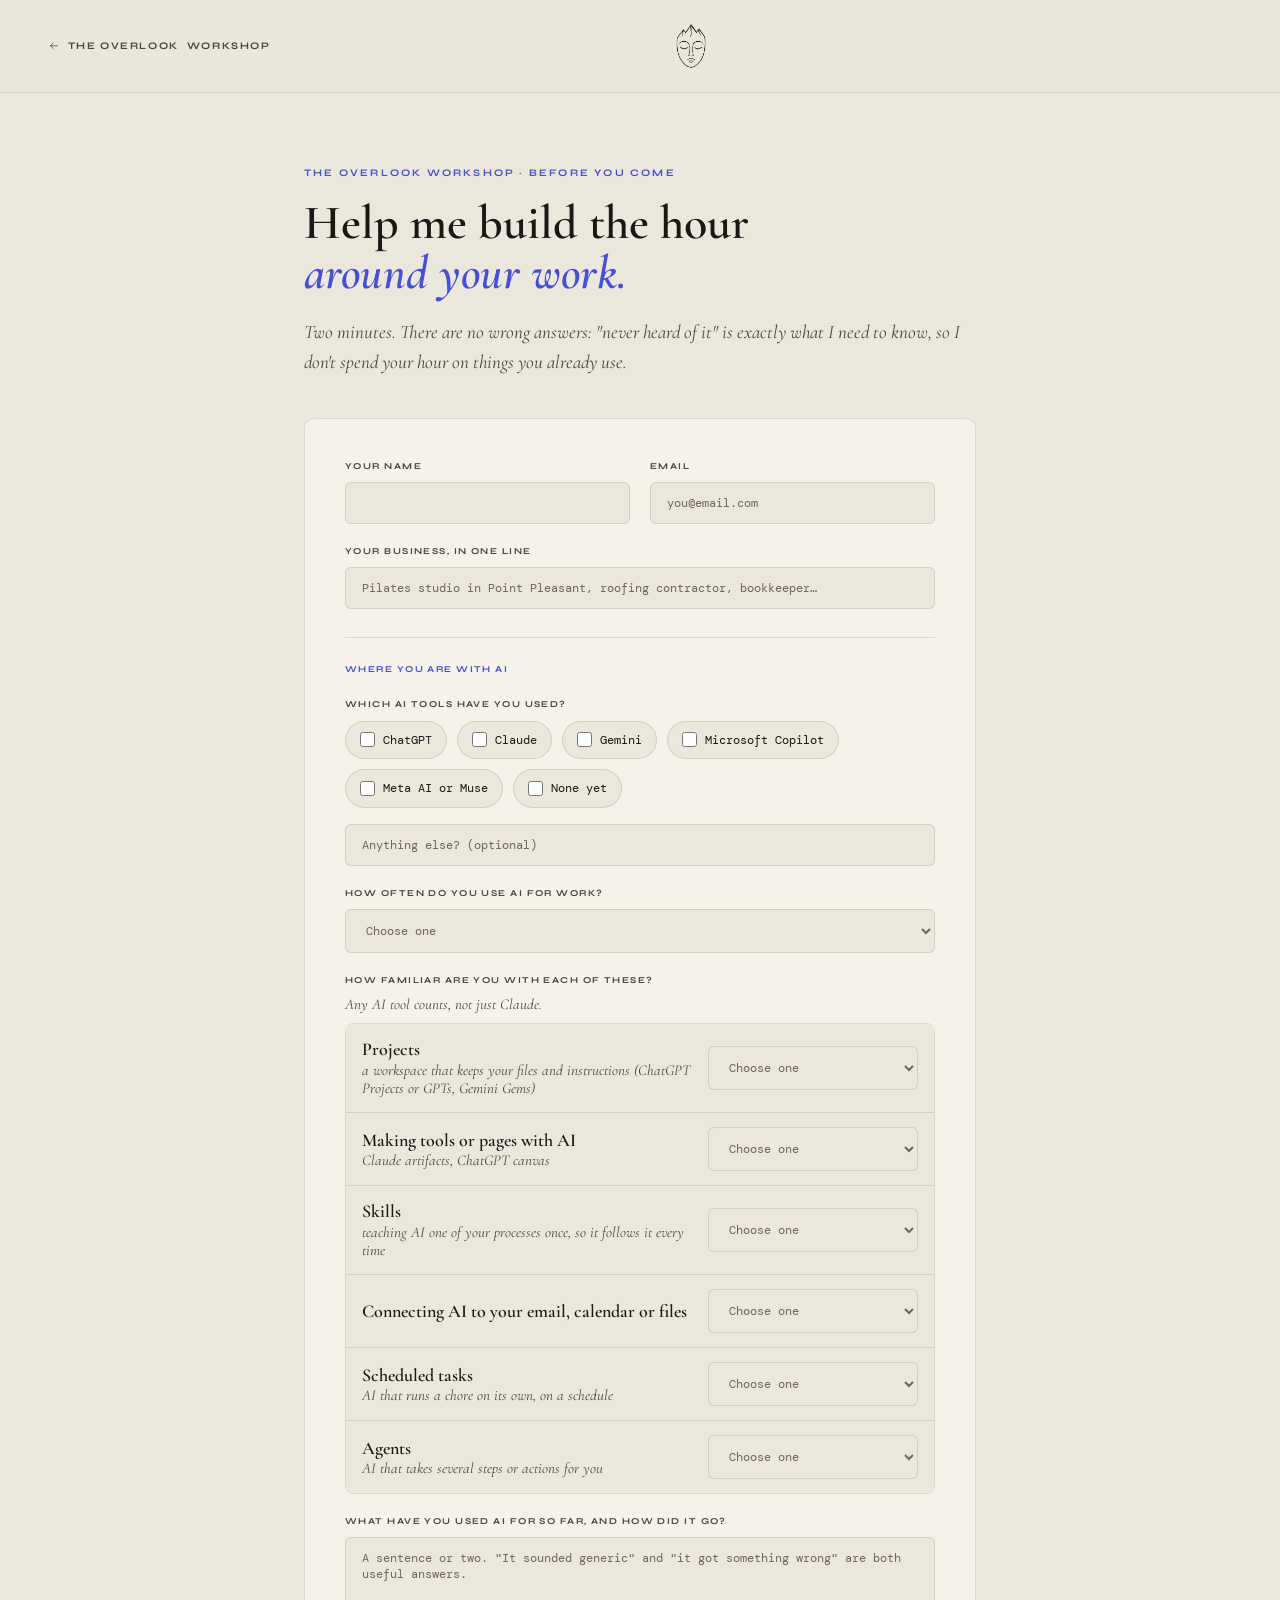
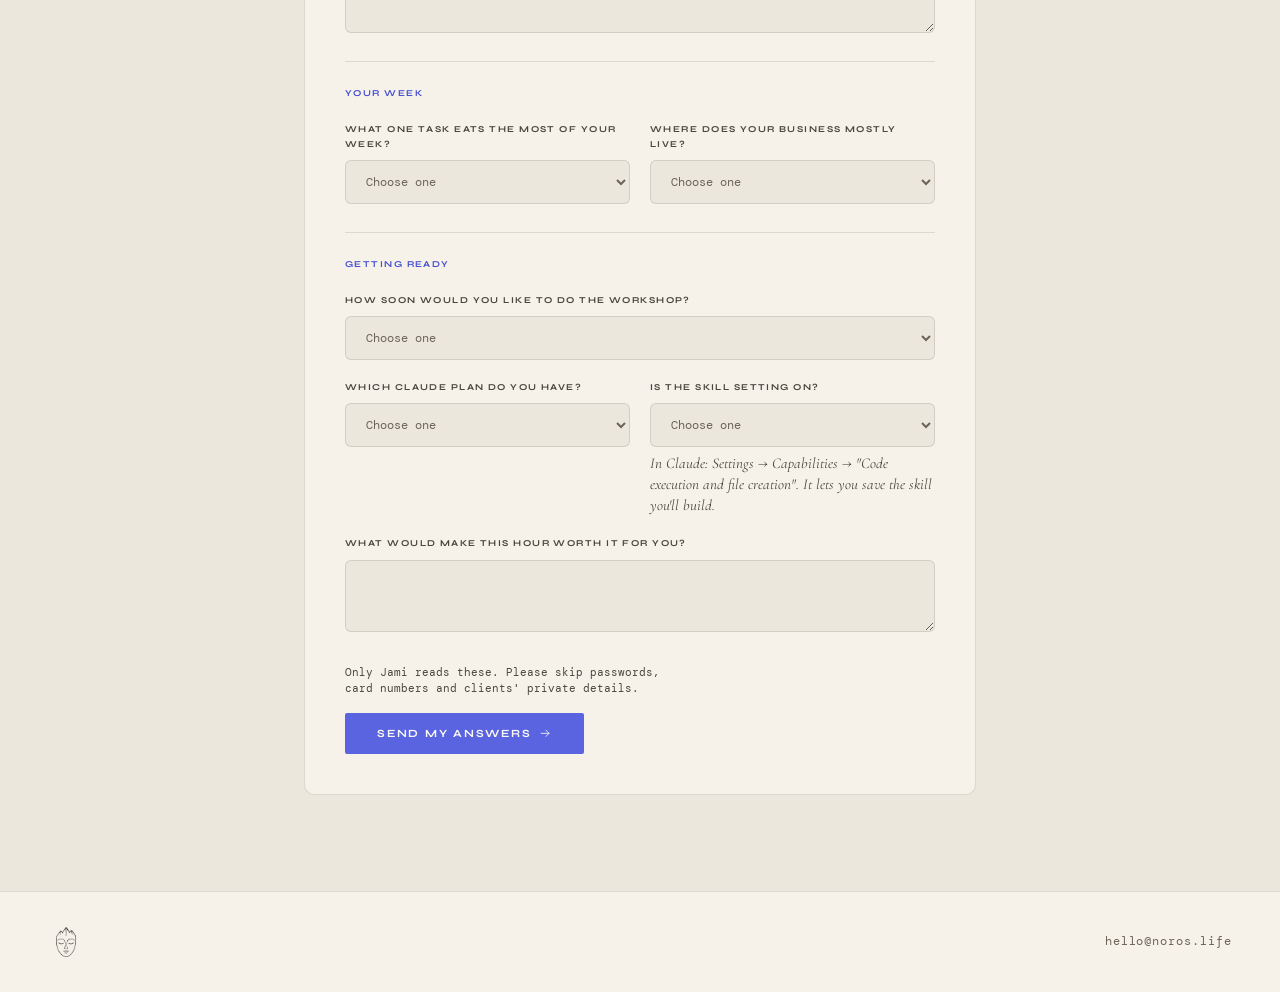
<file: workshop-prep.html>
<!DOCTYPE html>
<html lang="en" data-theme="light">
<head>
<meta charset="UTF-8">
<meta name="viewport" content="width=device-width, initial-scale=1.0">
<meta name="robots" content="noindex">
<meta name="description" content="Before The Overlook Workshop: two minutes so the hour is built around your work.">
<title>Before the workshop · The Overlook · Noros Solutions</title>
<link rel="icon" type="image/png" href="/images/favicon.png">
<link rel="apple-touch-icon" href="/images/apple-touch-icon.png">
<meta name="theme-color" content="#ECE7DD">
<link href="https://fonts.googleapis.com/css2?family=Cormorant+Garamond:ital,wght@0,400;0,600;1,400;1,600&family=DM+Mono:wght@400;500&family=Syne:wght@400;700;800&display=swap" rel="stylesheet">
<link rel="stylesheet" href="tokens.css">
<style>
  :root { --accent: var(--ridge-text); --accent-fill: var(--ridge-fill); --on-accent: var(--ridge-ink); }
  *, *::before, *::after { box-sizing: border-box; margin: 0; padding: 0; }
  body { background: var(--bg); color: var(--text-primary); font-family: 'DM Mono', monospace; font-size: 13px; line-height: 1.7; }
  .i { width: 1.15em; height: 1.15em; vertical-align: -0.2em; fill: none; stroke: currentColor; stroke-width: 1.6; stroke-linecap: round; stroke-linejoin: round; }

  nav { display: flex; justify-content: space-between; align-items: center; padding: 20px 48px; background: var(--nav-bg); border-bottom: var(--rule); }
  .nav-logo img { height: var(--logo-nav-height); width: auto; display: block; }
  .nav-back { font-family: 'Syne', sans-serif; font-size: 10px; font-weight: 700; letter-spacing: 0.16em; text-transform: uppercase; color: var(--text-secondary); text-decoration: none; display: flex; align-items: center; gap: 8px; }
  .nav-back:hover { color: var(--text-primary); }
  .nav-spacer { width: 120px; }

  .wrap { max-width: 720px; margin: 0 auto; padding: 72px 24px 96px; }
  .eyebrow { font-family: 'Syne', sans-serif; font-size: 10px; font-weight: 700; letter-spacing: 0.22em; text-transform: uppercase; color: var(--accent); margin-bottom: 16px; }
  h1 { font-family: 'Cormorant Garamond', serif; font-size: clamp(32px, 5vw, 48px); font-weight: 600; line-height: 1.05; margin-bottom: 18px; }
  h1 em { font-style: italic; color: var(--accent); }
  .sub { font-family: 'Cormorant Garamond', serif; font-size: 19px; font-style: italic; color: var(--text-secondary); line-height: 1.6; margin-bottom: 40px; }

  .card { background: var(--surface); border: var(--rule); border-radius: 10px; padding: 40px; }
  .form-grid { display: grid; grid-template-columns: 1fr 1fr; gap: 20px; }
  .form-group { display: flex; flex-direction: column; gap: 8px; }
  .full { grid-column: 1 / -1; }
  .form-label { font-family: 'Syne', sans-serif; font-size: 9px; font-weight: 700; letter-spacing: 0.16em; text-transform: uppercase; color: var(--text-secondary); }
  .form-help { font-family: 'Cormorant Garamond', serif; font-size: 15px; font-style: italic; color: var(--text-secondary); line-height: 1.4; margin-top: -2px; }
  .form-input, .form-textarea { background: var(--bg); border: var(--rule); color: var(--text-primary); font-family: 'DM Mono', monospace; font-size: 12px; padding: 12px 16px; border-radius: 6px; outline: none; transition: border-color 0.2s; width: 100%; }
  .form-input:focus, .form-textarea:focus { border-color: var(--accent-fill); }
  .form-input::placeholder, .form-textarea::placeholder { color: var(--text-muted); }
  .form-textarea { resize: vertical; min-height: 96px; }
  .form-select { cursor: pointer; }
  .form-select:invalid { color: var(--text-muted); }
  .form-select option { color: var(--text-primary); background: var(--surface); }

  .section-break { grid-column: 1 / -1; border-top: var(--rule); margin: 8px 0 0; padding-top: 24px; }
  .section-break .form-label { color: var(--accent); }

  .checks { display: flex; flex-wrap: wrap; gap: 10px; }
  .check { display: inline-flex; align-items: center; gap: 8px; background: var(--bg); border: var(--rule); border-radius: 999px; padding: 8px 14px; cursor: pointer; font-size: 12px; }
  .check input { accent-color: var(--accent-fill); width: 15px; height: 15px; }
  .check:has(input:checked) { border-color: var(--accent-fill); }

  .fam { display: flex; flex-direction: column; gap: 0; border: var(--rule); border-radius: 8px; overflow: hidden; }
  .fam-row { display: grid; grid-template-columns: 1fr 210px; gap: 16px; align-items: center; padding: 14px 16px; background: var(--bg); }
  .fam-row + .fam-row { border-top: var(--rule); }
  .fam-name { font-family: 'Cormorant Garamond', serif; font-size: 18px; font-weight: 600; line-height: 1.25; }
  .fam-hint { display: block; font-weight: 400; font-style: italic; font-size: 15px; color: var(--text-secondary); }

  .form-submit-row { margin-top: 12px; display: flex; justify-content: space-between; align-items: center; flex-wrap: wrap; gap: 16px; }
  .form-submit-note { font-size: 11px; color: var(--text-secondary); line-height: 1.5; max-width: 340px; }
  .form-submit { font-family: 'Syne', sans-serif; font-size: 11px; font-weight: 700; letter-spacing: 0.16em; text-transform: uppercase; background: var(--accent-fill); color: var(--on-accent); border: none; padding: 14px 32px; border-radius: 2px; cursor: pointer; transition: opacity 0.2s; display: inline-flex; align-items: center; gap: 8px; }
  .form-submit:hover { opacity: 0.85; }
  .form-submit:disabled { opacity: 0.6; cursor: default; }
  .other { display: none; margin-top: 8px; }
  .other.show { display: block; }

  .form-thanks { grid-column: 1 / -1; text-align: center; padding: 24px 0; }
  .form-thanks h3 { font-family: 'Cormorant Garamond', serif; font-size: 28px; font-weight: 600; margin-bottom: 10px; }
  .form-thanks p { font-size: 12px; color: var(--text-secondary); line-height: 1.7; max-width: 440px; margin: 0 auto; }

  footer { background: var(--surface); padding: 32px 48px; display: flex; justify-content: space-between; align-items: center; border-top: var(--rule); flex-wrap: wrap; gap: 16px; }
  footer img { height: 36px; width: auto; display: block; }
  footer a { font-size: 12px; letter-spacing: 0.08em; color: var(--text-muted); text-decoration: none; }

  @media (max-width: 640px) {
    nav { padding: 16px 20px; }
    .nav-spacer { display: none; }
    .nav-back-rest { display: none; }
    .wrap { padding: 48px 16px 72px; }
    .card { padding: 24px 18px; }
    .form-grid { grid-template-columns: 1fr; }
    .fam-row { grid-template-columns: 1fr; gap: 8px; }
    footer { padding: 24px 20px; }
  }
</style>
</head>
<body>
<svg width="0" height="0" style="position:absolute" aria-hidden="true">
  <defs>
    <symbol id="i-flow" viewBox="0 0 24 24"><circle cx="5" cy="6" r="2.2"/><circle cx="19" cy="6" r="2.2"/><circle cx="12" cy="18" r="2.2"/><path d="M7.2 6h9.6M6.2 7.9l4.7 8.2M17.8 7.9l-4.7 8.2"/></symbol>
    <symbol id="i-chat" viewBox="0 0 24 24"><path d="M4 5h16v10H10l-4 4v-4H4z"/><path d="M8 9h8M8 12h5"/></symbol>
    <symbol id="i-code" viewBox="0 0 24 24"><path d="M8 7l-5 5 5 5M16 7l5 5-5 5M13.5 5l-3 14"/></symbol>
    <symbol id="i-compass" viewBox="0 0 24 24"><circle cx="12" cy="12" r="9"/><path d="M15.5 8.5l-2 5-5 2 2-5z"/></symbol>
    <symbol id="i-funnel" viewBox="0 0 24 24"><path d="M3 5h18l-7 8v6l-4-2v-4z"/></symbol>
    <symbol id="i-book" viewBox="0 0 24 24"><path d="M12 6.5C10 5 7 4.5 3 5v13c4-.5 7 0 9 1.5 2-1.5 5-2 9-1.5V5c-4-.5-7 0-9 1.5zM12 6.5v13"/></symbol>
    <symbol id="i-check" viewBox="0 0 24 24"><path d="M4.5 12.5l4.5 4.5L19.5 6.5"/></symbol>
    <symbol id="i-x" viewBox="0 0 24 24"><path d="M6.5 6.5l11 11M17.5 6.5l-11 11"/></symbol>
    <symbol id="i-arrow-r" viewBox="0 0 24 24"><path d="M4 12h15M13 6l6 6-6 6"/></symbol>
    <symbol id="i-arrow-l" viewBox="0 0 24 24"><path d="M20 12H5M11 6l-6 6 6 6"/></symbol>
    <symbol id="i-mountain" viewBox="0 0 24 24"><path d="M3 19l6.5-10 3.5 5 2.5-3.5L21 19z"/><path d="M8 11.3l1.5 1.2 1.5-1.4"/></symbol>
  </defs>
</svg>

<nav>
  <a href="overlook.html#workshop" class="nav-back"><svg class="i" aria-hidden="true"><use href="#i-arrow-l"/></svg> The Overlook<span class="nav-back-rest"> Workshop</span></a>
  <a href="index.html" class="nav-logo"><img src="/images/noros-logo.png" alt="Noros Solutions"></a>
  <span class="nav-spacer" aria-hidden="true"></span>
</nav>

<main class="wrap">
  <div class="eyebrow">The Overlook Workshop · Before you come</div>
  <h1>Help me build the hour<br><em>around your work.</em></h1>
  <p class="sub">Two minutes. There are no wrong answers: "never heard of it" is exactly what I need to know, so I don't spend your hour on things you already use.</p>

  <div class="card">
    <form id="prepForm" class="form-grid" novalidate>
      <input type="text" name="website" id="website" tabindex="-1" autocomplete="off" aria-hidden="true" style="position:absolute;left:-9999px;width:1px;height:1px;opacity:0">
      <input type="hidden" name="session" id="session">

      <div class="form-group">
        <label class="form-label" for="name">Your name</label>
        <input class="form-input" type="text" id="name" name="name" autocomplete="name" required>
      </div>
      <div class="form-group">
        <label class="form-label" for="email">Email</label>
        <input class="form-input" type="email" id="email" name="email" autocomplete="email" placeholder="you@email.com" required>
      </div>
      <div class="form-group full">
        <label class="form-label" for="business">Your business, in one line</label>
        <input class="form-input" type="text" id="business" name="business" placeholder="Pilates studio in Point Pleasant, roofing contractor, bookkeeper…" required>
      </div>

      <div class="section-break"><div class="form-label">Where you are with AI</div></div>

      <div class="form-group full">
        <span class="form-label" id="tools-label">Which AI tools have you used?</span>
        <div class="checks" role="group" aria-labelledby="tools-label">
            <label class="check"><input type="checkbox" name="tools" value="ChatGPT"> <span>ChatGPT</span></label>
            <label class="check"><input type="checkbox" name="tools" value="Claude"> <span>Claude</span></label>
            <label class="check"><input type="checkbox" name="tools" value="Gemini"> <span>Gemini</span></label>
            <label class="check"><input type="checkbox" name="tools" value="Microsoft Copilot"> <span>Microsoft Copilot</span></label>
            <label class="check"><input type="checkbox" name="tools" value="Meta AI or Muse"> <span>Meta AI or Muse</span></label>
            <label class="check"><input type="checkbox" name="tools" value="None yet"> <span>None yet</span></label>
          </div>
        <input class="form-input other show" type="text" id="tools_other" name="tools_other" placeholder="Anything else? (optional)">
      </div>
      <div class="form-group full">
        <label class="form-label" for="frequency">How often do you use AI for work?</label>
        <select class="form-input form-select" id="frequency" name="frequency" required>
          <option value="" selected disabled>Choose one</option>
              <option>Never yet</option>
              <option>I've tried it a few times</option>
              <option>About once a week</option>
              <option>Most days</option>
        </select>
      </div>

      <div class="form-group full">
        <span class="form-label">How familiar are you with each of these?</span>
        <p class="form-help">Any AI tool counts, not just Claude.</p>
        <div class="fam">
          <div class="fam-row">
            <label class="fam-name" for="fam_projects">Projects <span class="fam-hint">a workspace that keeps your files and instructions (ChatGPT Projects or GPTs, Gemini Gems)</span></label>
            <select class="form-input form-select" id="fam_projects" name="fam_projects" required>
              <option value="" selected disabled>Choose one</option>
              <option>Never heard of it</option>
              <option>Heard of it</option>
              <option>Tried it</option>
              <option>Use it regularly</option>
            </select>
          </div>
          <div class="fam-row">
            <label class="fam-name" for="fam_tools">Making tools or pages with AI <span class="fam-hint">Claude artifacts, ChatGPT canvas</span></label>
            <select class="form-input form-select" id="fam_tools" name="fam_tools" required>
              <option value="" selected disabled>Choose one</option>
              <option>Never heard of it</option>
              <option>Heard of it</option>
              <option>Tried it</option>
              <option>Use it regularly</option>
            </select>
          </div>
          <div class="fam-row">
            <label class="fam-name" for="fam_skills">Skills <span class="fam-hint">teaching AI one of your processes once, so it follows it every time</span></label>
            <select class="form-input form-select" id="fam_skills" name="fam_skills" required>
              <option value="" selected disabled>Choose one</option>
              <option>Never heard of it</option>
              <option>Heard of it</option>
              <option>Tried it</option>
              <option>Use it regularly</option>
            </select>
          </div>
          <div class="fam-row">
            <label class="fam-name" for="fam_connect">Connecting AI to your email, calendar or files</label>
            <select class="form-input form-select" id="fam_connect" name="fam_connect" required>
              <option value="" selected disabled>Choose one</option>
              <option>Never heard of it</option>
              <option>Heard of it</option>
              <option>Tried it</option>
              <option>Use it regularly</option>
            </select>
          </div>
          <div class="fam-row">
            <label class="fam-name" for="fam_scheduled">Scheduled tasks <span class="fam-hint">AI that runs a chore on its own, on a schedule</span></label>
            <select class="form-input form-select" id="fam_scheduled" name="fam_scheduled" required>
              <option value="" selected disabled>Choose one</option>
              <option>Never heard of it</option>
              <option>Heard of it</option>
              <option>Tried it</option>
              <option>Use it regularly</option>
            </select>
          </div>
          <div class="fam-row">
            <label class="fam-name" for="fam_agents">Agents <span class="fam-hint">AI that takes several steps or actions for you</span></label>
            <select class="form-input form-select" id="fam_agents" name="fam_agents" required>
              <option value="" selected disabled>Choose one</option>
              <option>Never heard of it</option>
              <option>Heard of it</option>
              <option>Tried it</option>
              <option>Use it regularly</option>
            </select>
          </div>
        </div>
      </div>

      <div class="form-group full">
        <label class="form-label" for="used_for">What have you used AI for so far, and how did it go?</label>
        <textarea class="form-textarea" id="used_for" name="used_for" placeholder="A sentence or two. &quot;It sounded generic&quot; and &quot;it got something wrong&quot; are both useful answers."></textarea>
      </div>

      <div class="section-break"><div class="form-label">Your week</div></div>

      <div class="form-group">
        <label class="form-label" for="time_sink">What one task eats the most of your week?</label>
        <select class="form-input form-select" id="time_sink" name="time_sink" required data-other="time_sink_other">
          <option value="" selected disabled>Choose one</option>
              <option>Email</option>
              <option>Quotes and pricing</option>
              <option>Scheduling and bookings</option>
              <option>Social media posts</option>
              <option>Paperwork and forms</option>
              <option>Bookkeeping and invoices</option>
              <option>Answering the same customer questions</option>
              <option>Something else</option>
        </select>
        <input class="form-input other" type="text" id="time_sink_other" name="time_sink_other" placeholder="What is it?">
      </div>
      <div class="form-group">
        <label class="form-label" for="lives">Where does your business mostly live?</label>
        <select class="form-input form-select" id="lives" name="lives" required data-other="lives_other">
          <option value="" selected disabled>Choose one</option>
              <option>Google (Gmail, Drive, Calendar)</option>
              <option>Microsoft (Outlook, Word, Excel)</option>
              <option>Facebook and Instagram</option>
              <option>A mix of these</option>
              <option>Somewhere else</option>
        </select>
        <input class="form-input other" type="text" id="lives_other" name="lives_other" placeholder="Where?">
      </div>

      <div class="section-break"><div class="form-label">Getting ready</div></div>

      <div class="form-group full">
        <label class="form-label" for="timing">How soon would you like to do the workshop?</label>
        <select class="form-input form-select" id="timing" name="timing" required>
          <option value="" selected disabled>Choose one</option>
              <option>As soon as possible</option>
              <option>Within the next month</option>
              <option>In one to three months</option>
              <option>Just exploring for now</option>
        </select>
      </div>
      <div class="form-group">
        <label class="form-label" for="plan">Which Claude plan do you have?</label>
        <select class="form-input form-select" id="plan" name="plan" required>
          <option value="" selected disabled>Choose one</option>
              <option>No account yet</option>
              <option>Free</option>
              <option>Pro</option>
              <option>Max</option>
              <option>Team or Enterprise (through work)</option>
              <option>Not sure</option>
        </select>
      </div>
      <div class="form-group">
        <label class="form-label" for="setting">Is the skill setting on?</label>
        <select class="form-input form-select" id="setting" name="setting" required>
          <option value="" selected disabled>Choose one</option>
              <option>Yes, it's on</option>
              <option>Not yet</option>
              <option>I couldn't find it</option>
        </select>
        <p class="form-help">In Claude: Settings → Capabilities → "Code execution and file creation". It lets you save the skill you'll build.</p>
      </div>

      <div class="form-group full">
        <label class="form-label" for="worth">What would make this hour worth it for you?</label>
        <textarea class="form-textarea" id="worth" name="worth" style="min-height:72px;"></textarea>
      </div>

      <div class="form-submit-row full">
        <div class="form-submit-note" id="prepNote">Only Jami reads these. Please skip passwords, card numbers and clients' private details.</div>
        <button type="submit" class="form-submit">Send my answers <svg class="i" aria-hidden="true"><use href="#i-arrow-r"/></svg></button>
      </div>
    </form>
  </div>
</main>

<footer>
  <a href="index.html"><img src="/images/noros-logo.png" alt="Noros Solutions"></a>
  <a href="mailto:hello@noros.life">hello@noros.life</a>
</footer>

<!-- Pre-work answers → Noros intake backend (Sheet "Workshop Prep" tab + email to hello@) -->
<script>
(function () {
  var form = document.getElementById('prepForm');
  if (!form) return;
  var ENDPOINT = 'https://summit-intake-271700678332.us-east4.run.app/api/prework';
  var note = document.getElementById('prepNote');
  var noteHTML = note ? note.innerHTML : '';

  // ?session=Sat%20Nov%2014 in the link fills the hidden session field
  try { document.getElementById('session').value = new URLSearchParams(location.search).get('session') || ''; } catch (e) {}

  // "Something else" dropdown choices reveal a text box
  form.querySelectorAll('select[data-other]').forEach(function (sel) {
    var box = document.getElementById(sel.getAttribute('data-other'));
    function sync() { var on = /else$/i.test(sel.value); box.classList.toggle('show', on); box.required = on; }
    sel.addEventListener('change', sync); sync();
  });

  // "None yet" clears the other tool boxes, and the other way round
  var boxes = form.querySelectorAll('input[name="tools"]');
  boxes.forEach(function (b) {
    b.addEventListener('change', function () {
      if (!b.checked) return;
      boxes.forEach(function (o) { if (o !== b && ((b.value === 'None yet') !== (o.value === 'None yet'))) o.checked = false; });
    });
  });

  function val(id) { var e = document.getElementById(id); return e ? e.value.trim() : ''; }

  form.addEventListener('submit', async function (e) {
    e.preventDefault();
    if (!form.reportValidity()) return;
    var btn = form.querySelector('.form-submit');
    var orig = btn.innerHTML;
    btn.disabled = true; btn.textContent = 'Sending…';
    if (note) { note.style.color = ''; note.innerHTML = noteHTML; }

    var payload = { tools: [] };
    ['website','session','name','email','business','tools_other','frequency','fam_projects','fam_tools','fam_skills',
     'fam_connect','fam_scheduled','fam_agents','used_for','time_sink','time_sink_other','lives','lives_other',
     'plan','setting','worth','timing'].forEach(function (k) { payload[k] = val(k); });
    boxes.forEach(function (b) { if (b.checked) payload.tools.push(b.value); });

    try {
      var res = await fetch(ENDPOINT, {
        method: 'POST',
        headers: { 'Content-Type': 'application/json' },
        body: JSON.stringify(payload)
      });
      var j = await res.json().catch(function () { return {}; });
      if (res.ok && j.ok) {
        form.innerHTML =
          '<div class="form-thanks">' +
          '<h3>Thank you. Your answers are in.</h3>' +
          '<p>I\'ll use them to shape the hour around your work, and I\'ll email you the date and details. Questions in the meantime? Write to hello@noros.life.</p></div>';
        window.scrollTo({ top: 0, behavior: 'smooth' });
      } else {
        btn.disabled = false; btn.innerHTML = orig;
        if (note) { note.style.color = 'var(--negative)'; note.textContent = (j && j.error) ? j.error : 'Something went wrong. Please try again.'; }
      }
    } catch (err) {
      btn.disabled = false; btn.innerHTML = orig;
      if (note) { note.style.color = 'var(--negative)'; note.textContent = 'Network error. Please try again, or email hello@noros.life.'; }
    }
  });
})();
</script>
</body>
</html>
</file>
<file: tokens.css>
/* Noros design tokens — shared by the six main pages (beta.html is separate).

   Themes: dark is the default. A page opts into the oatmeal light theme
   (Periwinkle + Chartreuse, Oct 2026) with <html data-theme="light">.
   Migrated to light so far: summit-advisory.html.
   TODO(theme): the other pages still contain hard-coded hex / rgba() colours
   that bypass these tokens — migrate each page before flipping its attribute.

   Rules:
   - Page styles reference layer 2 (semantic) only, never layer 1 (palette).
   - Page-local tokens (e.g. --oatmeal, --ridge-1/2/3, the --accent aliases)
     live in each page's own :root block, after this file is linked.
*/

/* ── Layer 1 · palette: raw colours, named once ── */
:root {
  --stone: #1a1814;
  --ash:   #2e2b26;
  --bark:  #8a8278;
  --mist:  #b8b2a8;
  --snow:  #f4f1ec;
  --cream: #faf8f4;

  --ember: #c4603a;
  --pine:  #3d5a3e;
  --sky:   #7ba3c0;
  --clay:  #b68877;

  --lime:       #C7DB33;
  --indigo:     #3A56D4;
  --periwinkle: #8B9CF2;
  --navy:       #2A3A8C;
  --lavender:   #8189E8;
  --coral:      #F2825F;

  --line: rgba(184,178,168,0.2);

  /* Light theme (oatmeal ground). -text variants are darkened so small
     text clears WCAG AA 4.5:1 on both --oat and --oat-light. */
  --oat:        #ECE7DD;
  --oat-light:  #F6F2EA;
  --umber:      #4A453D;   /* secondary text, 7.7:1 on oat */
  --taupe:      #6B6559;   /* muted text, 4.7:1 on oat */
  --peri:       #5A63E0;   /* periwinkle fill */
  --peri-ink:   #4750D0;   /* periwinkle as text, 5.1:1 */
  --peri-deep:  #3E46B8;   /* Summit: deeper periwinkle, 6.2:1 */
  --chartreuse: #AEBE1E;   /* fill only — 1.7:1 as text, never use for text */
  --olive:      #55620A;   /* chartreuse as text, 5.4:1 */
  --moss:       #2F6B4F;
  --rust:       #A8441F;
}

/* ── Layer 2 · semantic: dark theme (default) ── */
:root {
  --bg:             var(--stone);  /* page and section backgrounds */
  --surface:        var(--ash);    /* cards, bands, form containers */
  --text-primary:   var(--snow);   /* headings, body copy */
  --text-secondary: var(--mist);   /* descriptions, lesson lists, labels */
  --text-muted:     var(--bark);   /* notes, placeholders, indicator dots */
  --border:         var(--line);
  --rule:           1px solid var(--border);
  --positive:       var(--pine);   /* "after" / yes states */
  --negative:       var(--ember);  /* "before" / no states */
  color-scheme: dark;

  /* Washes and hairlines that used to be hard-coded rgba() */
  --nav-bg:        rgba(26,24,20,0.92);   /* fixed nav, translucent */
  --overlay-bg:    var(--stone);          /* full-screen mobile menu */
  --grid-gap:      rgba(184,178,168,0.08);/* 2px gutters between cards */
  --texture-line:  rgba(184,178,168,0.03);/* hero graph-paper texture */
  --border-strong: rgba(184,178,168,0.3); /* ghost buttons */
  --border-soft:   rgba(184,178,168,0.15);/* pills, menu rows */
  --watermark:     rgba(182,136,119,0.07);/* big background numerals */

  /* Secondary "pop" colour: tags, step numbers, yes-marks */
  --pop-fill: var(--lime); --pop-text: var(--lime); --pop-ink: var(--stone);
  --pop-wash: rgba(199,219,51,0.12);

  /* Track roles: -fill = backgrounds and borders, -text = text on --bg,
     -ink = text on -fill */
  --ridge-fill:  var(--indigo); --ridge-text:  var(--periwinkle); --ridge-ink:  var(--snow);
  --ascent-fill: var(--lime);   --ascent-text: var(--lime);       --ascent-ink: var(--stone);
  --summit-fill: var(--navy);   --summit-text: var(--lavender);   --summit-ink: var(--snow);
  --brand-fill:  var(--coral);  --brand-text:  var(--coral);      --brand-ink:  var(--stone);

  /* Page accent. Defaults to the brand; single-track pages re-point these
     at their track in their own :root. Themes should redefine the track
     roles above, not these aliases. */
  --accent:      var(--brand-text);
  --accent-fill: var(--brand-fill);
  --on-accent:   var(--brand-ink);
}

/* ── Sizing: theme-independent ── */
:root {
  --logo-nav-height: 52px;  /* centred header logo on the programme pages */
}

/* ── Layer 2 · semantic: light theme — Periwinkle + Chartreuse on oatmeal ──
   Opt in per page with <html data-theme="light">.
   Track mapping: periwinkle = Noros brand + Builder's Ridge, deeper
   periwinkle = Summit Advisory, chartreuse = Ascent Scholars and the
   site-wide pop colour.
   To go to ONE palette site-wide later, point every track role at the same
   pair (e.g. set --summit-* and --ascent-* to the --brand-* values). */
:root[data-theme="light"] {
  --bg:             var(--oat);
  --surface:        var(--oat-light);
  --text-primary:   var(--stone);
  --text-secondary: var(--umber);
  --text-muted:     var(--taupe);
  --border:         rgba(26,24,20,0.12);
  --positive:       var(--olive);
  --negative:       var(--rust);
  color-scheme: light;

  --nav-bg:        rgba(236,231,221,0.92);
  --overlay-bg:    var(--oat);
  --grid-gap:      rgba(26,24,20,0.08);
  --texture-line:  rgba(26,24,20,0.035);
  --border-strong: rgba(26,24,20,0.28);
  --border-soft:   rgba(26,24,20,0.14);
  --watermark:     rgba(90,99,224,0.08);

  --ridge-fill:  var(--peri);       --ridge-text:  var(--peri-ink);  --ridge-ink:  var(--cream);
  --ascent-fill: var(--chartreuse); --ascent-text: var(--olive);     --ascent-ink: var(--stone);
  --summit-fill: var(--peri-deep);  --summit-text: var(--peri-deep); --summit-ink: var(--cream);
  --brand-fill:  var(--peri);       --brand-text:  var(--peri-ink);  --brand-ink:  var(--cream);

  --pop-fill: var(--chartreuse); --pop-text: var(--olive); --pop-ink: var(--stone);
  --pop-wash: rgba(174,190,30,0.22);
}
</file>
